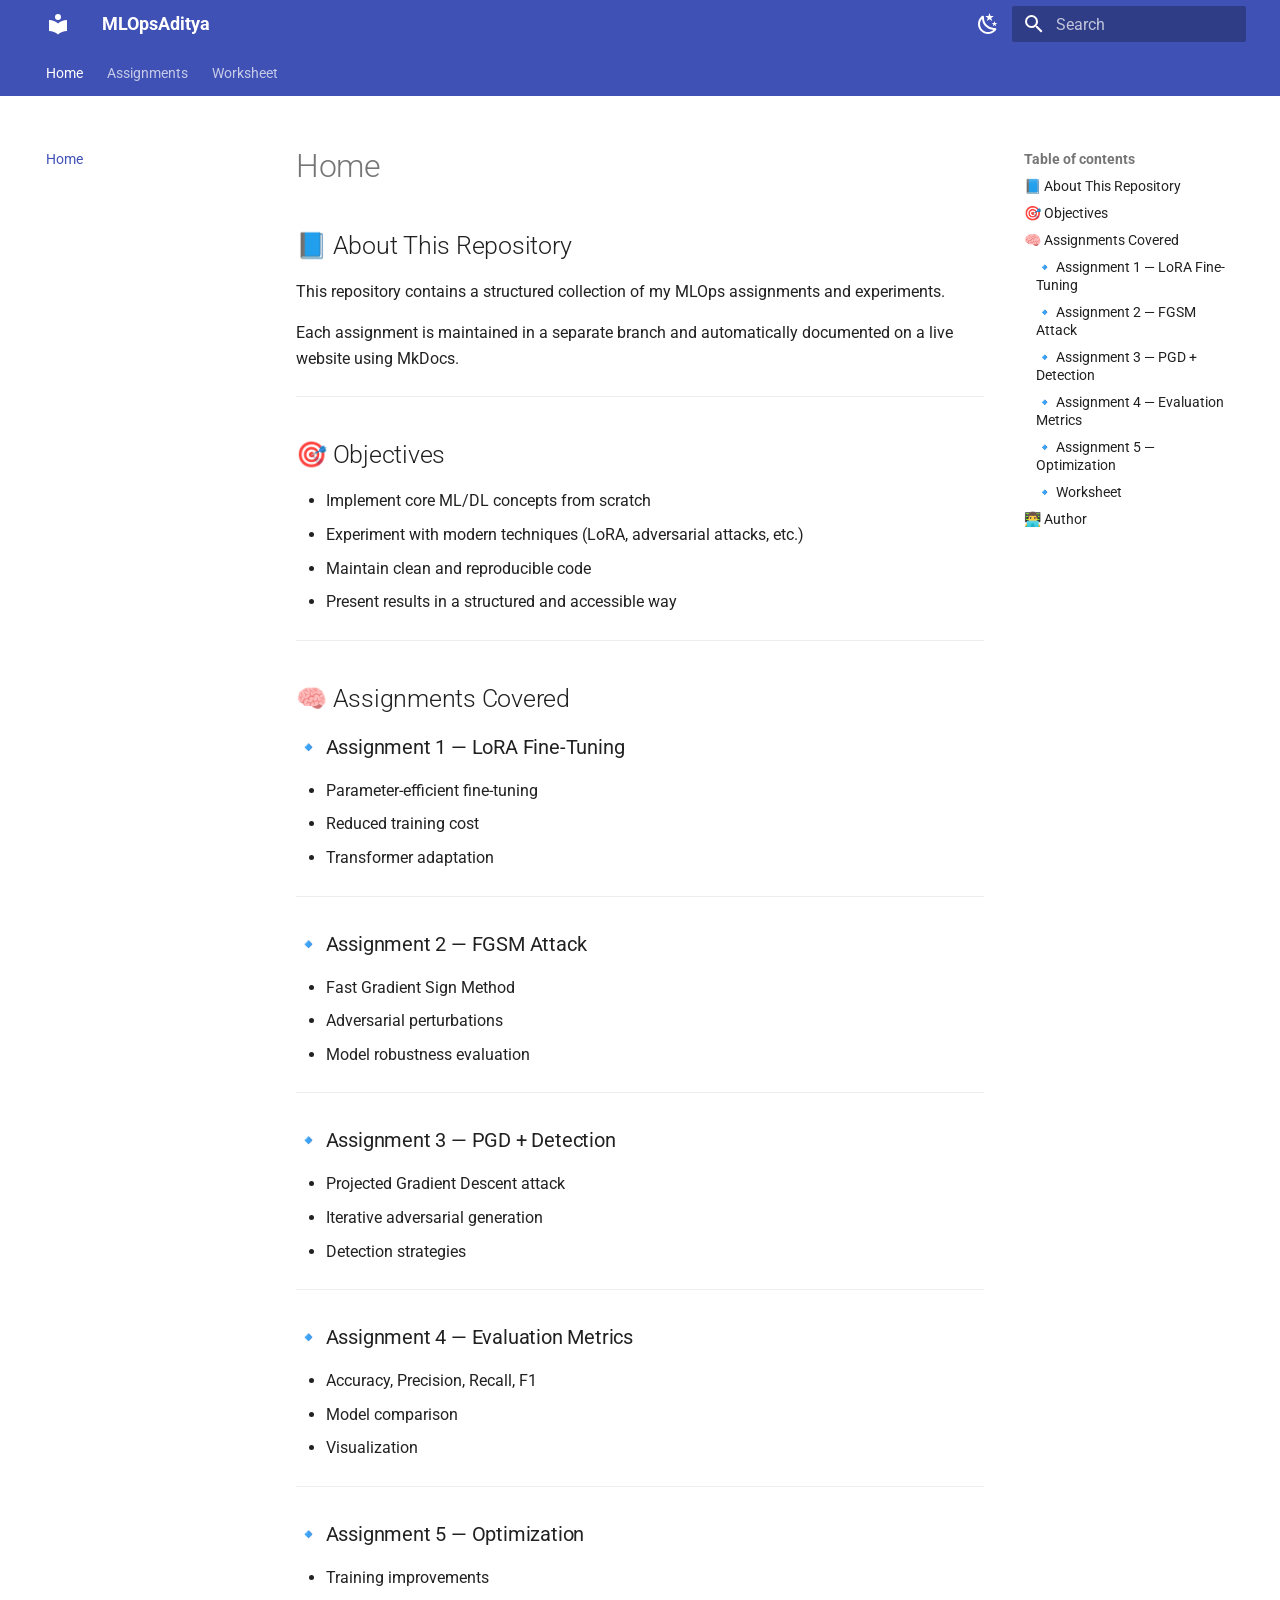
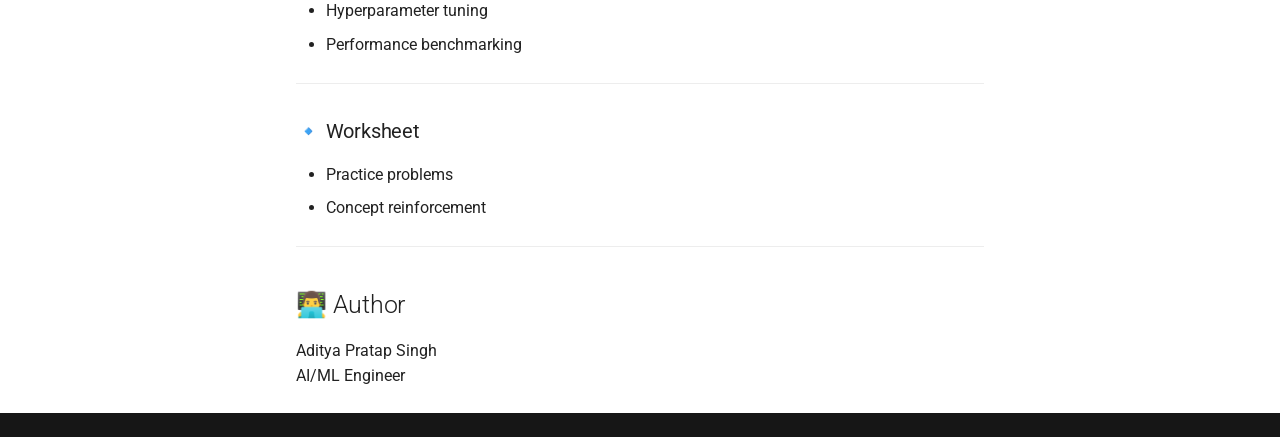
<file: index.html>
<!doctype html>
<html lang="en" class="no-js">
  <head>
    
      <meta charset="utf-8">
      <meta name="viewport" content="width=device-width,initial-scale=1">
      
        <meta name="description" content="Branch-based documentation site">
      
      
        <meta name="author" content="Aditya Singh">
      
      
      
      
        <link rel="next" href="branches/assg_1/">
      
      
        
      
      
      <link rel="icon" href="assets/images/favicon.png">
      <meta name="generator" content="mkdocs-1.6.1, mkdocs-material-9.7.6">
    
    
      
        <title>MLOpsAditya</title>
      
    
    
      <link rel="stylesheet" href="assets/stylesheets/main.484c7ddc.min.css">
      
        
        <link rel="stylesheet" href="assets/stylesheets/palette.ab4e12ef.min.css">
      
      


    
    
      
    
    
      
        
        
        <link rel="preconnect" href="https://fonts.gstatic.com" crossorigin>
        <link rel="stylesheet" href="https://fonts.googleapis.com/css?family=Roboto:300,300i,400,400i,700,700i%7CRoboto+Mono:400,400i,700,700i&display=fallback">
        <style>:root{--md-text-font:"Roboto";--md-code-font:"Roboto Mono"}</style>
      
    
    
    <script>__md_scope=new URL(".",location),__md_hash=e=>[...e].reduce(((e,_)=>(e<<5)-e+_.charCodeAt(0)),0),__md_get=(e,_=localStorage,t=__md_scope)=>JSON.parse(_.getItem(t.pathname+"."+e)),__md_set=(e,_,t=localStorage,a=__md_scope)=>{try{t.setItem(a.pathname+"."+e,JSON.stringify(_))}catch(e){}}</script>
    
      

    
    
  </head>
  
  
    
    
      
    
    
    
    
    <body dir="ltr" data-md-color-scheme="default" data-md-color-primary="indigo" data-md-color-accent="indigo">
  
    
    <input class="md-toggle" data-md-toggle="drawer" type="checkbox" id="__drawer" autocomplete="off">
    <input class="md-toggle" data-md-toggle="search" type="checkbox" id="__search" autocomplete="off">
    <label class="md-overlay" for="__drawer"></label>
    <div data-md-component="skip">
      
        
        <a href="#about-this-repository" class="md-skip">
          Skip to content
        </a>
      
    </div>
    <div data-md-component="announce">
      
    </div>
    
    
      

<header class="md-header" data-md-component="header">
  <nav class="md-header__inner md-grid" aria-label="Header">
    <a href="." title="MLOpsAditya" class="md-header__button md-logo" aria-label="MLOpsAditya" data-md-component="logo">
      
  
  <svg xmlns="http://www.w3.org/2000/svg" viewBox="0 0 24 24"><path d="M12 8a3 3 0 0 0 3-3 3 3 0 0 0-3-3 3 3 0 0 0-3 3 3 3 0 0 0 3 3m0 3.54C9.64 9.35 6.5 8 3 8v11c3.5 0 6.64 1.35 9 3.54 2.36-2.19 5.5-3.54 9-3.54V8c-3.5 0-6.64 1.35-9 3.54"/></svg>

    </a>
    <label class="md-header__button md-icon" for="__drawer">
      
      <svg xmlns="http://www.w3.org/2000/svg" viewBox="0 0 24 24"><path d="M3 6h18v2H3zm0 5h18v2H3zm0 5h18v2H3z"/></svg>
    </label>
    <div class="md-header__title" data-md-component="header-title">
      <div class="md-header__ellipsis">
        <div class="md-header__topic">
          <span class="md-ellipsis">
            MLOpsAditya
          </span>
        </div>
        <div class="md-header__topic" data-md-component="header-topic">
          <span class="md-ellipsis">
            
              Home
            
          </span>
        </div>
      </div>
    </div>
    
      
        <form class="md-header__option" data-md-component="palette">
  
    
    
    
    <input class="md-option" data-md-color-media="" data-md-color-scheme="default" data-md-color-primary="indigo" data-md-color-accent="indigo"  aria-label="Dark mode"  type="radio" name="__palette" id="__palette_0">
    
      <label class="md-header__button md-icon" title="Dark mode" for="__palette_1" hidden>
        <svg xmlns="http://www.w3.org/2000/svg" viewBox="0 0 24 24"><path d="m17.75 4.09-2.53 1.94.91 3.06-2.63-1.81-2.63 1.81.91-3.06-2.53-1.94L12.44 4l1.06-3 1.06 3zm3.5 6.91-1.64 1.25.59 1.98-1.7-1.17-1.7 1.17.59-1.98L15.75 11l2.06-.05L18.5 9l.69 1.95zm-2.28 4.95c.83-.08 1.72 1.1 1.19 1.85-.32.45-.66.87-1.08 1.27C15.17 23 8.84 23 4.94 19.07c-3.91-3.9-3.91-10.24 0-14.14.4-.4.82-.76 1.27-1.08.75-.53 1.93.36 1.85 1.19-.27 2.86.69 5.83 2.89 8.02a9.96 9.96 0 0 0 8.02 2.89m-1.64 2.02a12.08 12.08 0 0 1-7.8-3.47c-2.17-2.19-3.33-5-3.49-7.82-2.81 3.14-2.7 7.96.31 10.98 3.02 3.01 7.84 3.12 10.98.31"/></svg>
      </label>
    
  
    
    
    
    <input class="md-option" data-md-color-media="" data-md-color-scheme="slate" data-md-color-primary="indigo" data-md-color-accent="indigo"  aria-label="Light mode"  type="radio" name="__palette" id="__palette_1">
    
      <label class="md-header__button md-icon" title="Light mode" for="__palette_0" hidden>
        <svg xmlns="http://www.w3.org/2000/svg" viewBox="0 0 24 24"><path d="M12 7a5 5 0 0 1 5 5 5 5 0 0 1-5 5 5 5 0 0 1-5-5 5 5 0 0 1 5-5m0 2a3 3 0 0 0-3 3 3 3 0 0 0 3 3 3 3 0 0 0 3-3 3 3 0 0 0-3-3m0-7 2.39 3.42C13.65 5.15 12.84 5 12 5s-1.65.15-2.39.42zM3.34 7l4.16-.35A7.2 7.2 0 0 0 5.94 8.5c-.44.74-.69 1.5-.83 2.29zm.02 10 1.76-3.77a7.131 7.131 0 0 0 2.38 4.14zM20.65 7l-1.77 3.79a7.02 7.02 0 0 0-2.38-4.15zm-.01 10-4.14.36c.59-.51 1.12-1.14 1.54-1.86.42-.73.69-1.5.83-2.29zM12 22l-2.41-3.44c.74.27 1.55.44 2.41.44.82 0 1.63-.17 2.37-.44z"/></svg>
      </label>
    
  
</form>
      
    
    
      <script>var palette=__md_get("__palette");if(palette&&palette.color){if("(prefers-color-scheme)"===palette.color.media){var media=matchMedia("(prefers-color-scheme: light)"),input=document.querySelector(media.matches?"[data-md-color-media='(prefers-color-scheme: light)']":"[data-md-color-media='(prefers-color-scheme: dark)']");palette.color.media=input.getAttribute("data-md-color-media"),palette.color.scheme=input.getAttribute("data-md-color-scheme"),palette.color.primary=input.getAttribute("data-md-color-primary"),palette.color.accent=input.getAttribute("data-md-color-accent")}for(var[key,value]of Object.entries(palette.color))document.body.setAttribute("data-md-color-"+key,value)}</script>
    
    
    
      
      
        <label class="md-header__button md-icon" for="__search">
          
          <svg xmlns="http://www.w3.org/2000/svg" viewBox="0 0 24 24"><path d="M9.5 3A6.5 6.5 0 0 1 16 9.5c0 1.61-.59 3.09-1.56 4.23l.27.27h.79l5 5-1.5 1.5-5-5v-.79l-.27-.27A6.52 6.52 0 0 1 9.5 16 6.5 6.5 0 0 1 3 9.5 6.5 6.5 0 0 1 9.5 3m0 2C7 5 5 7 5 9.5S7 14 9.5 14 14 12 14 9.5 12 5 9.5 5"/></svg>
        </label>
        <div class="md-search" data-md-component="search" role="dialog">
  <label class="md-search__overlay" for="__search"></label>
  <div class="md-search__inner" role="search">
    <form class="md-search__form" name="search">
      <input type="text" class="md-search__input" name="query" aria-label="Search" placeholder="Search" autocapitalize="off" autocorrect="off" autocomplete="off" spellcheck="false" data-md-component="search-query" required>
      <label class="md-search__icon md-icon" for="__search">
        
        <svg xmlns="http://www.w3.org/2000/svg" viewBox="0 0 24 24"><path d="M9.5 3A6.5 6.5 0 0 1 16 9.5c0 1.61-.59 3.09-1.56 4.23l.27.27h.79l5 5-1.5 1.5-5-5v-.79l-.27-.27A6.52 6.52 0 0 1 9.5 16 6.5 6.5 0 0 1 3 9.5 6.5 6.5 0 0 1 9.5 3m0 2C7 5 5 7 5 9.5S7 14 9.5 14 14 12 14 9.5 12 5 9.5 5"/></svg>
        
        <svg xmlns="http://www.w3.org/2000/svg" viewBox="0 0 24 24"><path d="M20 11v2H8l5.5 5.5-1.42 1.42L4.16 12l7.92-7.92L13.5 5.5 8 11z"/></svg>
      </label>
      <nav class="md-search__options" aria-label="Search">
        
        <button type="reset" class="md-search__icon md-icon" title="Clear" aria-label="Clear" tabindex="-1">
          
          <svg xmlns="http://www.w3.org/2000/svg" viewBox="0 0 24 24"><path d="M19 6.41 17.59 5 12 10.59 6.41 5 5 6.41 10.59 12 5 17.59 6.41 19 12 13.41 17.59 19 19 17.59 13.41 12z"/></svg>
        </button>
      </nav>
      
        <div class="md-search__suggest" data-md-component="search-suggest"></div>
      
    </form>
    <div class="md-search__output">
      <div class="md-search__scrollwrap" tabindex="0" data-md-scrollfix>
        <div class="md-search-result" data-md-component="search-result">
          <div class="md-search-result__meta">
            Initializing search
          </div>
          <ol class="md-search-result__list" role="presentation"></ol>
        </div>
      </div>
    </div>
  </div>
</div>
      
    
    
  </nav>
  
</header>
    
    <div class="md-container" data-md-component="container">
      
      
        
          
            
<nav class="md-tabs" aria-label="Tabs" data-md-component="tabs">
  <div class="md-grid">
    <ul class="md-tabs__list">
      
        
  
  
  
    
  
  
    <li class="md-tabs__item md-tabs__item--active">
      <a href="." class="md-tabs__link">
        
  
  
    
  
  Home

      </a>
    </li>
  

      
        
  
  
  
  
    
    
      <li class="md-tabs__item">
        <a href="branches/assg_1/" class="md-tabs__link">
          
  
  
  Assignments

        </a>
      </li>
    
  

      
        
  
  
  
  
    
    
      <li class="md-tabs__item">
        <a href="branches/worksheet1/" class="md-tabs__link">
          
  
  
  Worksheet

        </a>
      </li>
    
  

      
    </ul>
  </div>
</nav>
          
        
      
      <main class="md-main" data-md-component="main">
        <div class="md-main__inner md-grid">
          
            
              
              <div class="md-sidebar md-sidebar--primary" data-md-component="sidebar" data-md-type="navigation" >
                <div class="md-sidebar__scrollwrap">
                  <div class="md-sidebar__inner">
                    


  


<nav class="md-nav md-nav--primary md-nav--lifted" aria-label="Navigation" data-md-level="0">
  <label class="md-nav__title" for="__drawer">
    <a href="." title="MLOpsAditya" class="md-nav__button md-logo" aria-label="MLOpsAditya" data-md-component="logo">
      
  
  <svg xmlns="http://www.w3.org/2000/svg" viewBox="0 0 24 24"><path d="M12 8a3 3 0 0 0 3-3 3 3 0 0 0-3-3 3 3 0 0 0-3 3 3 3 0 0 0 3 3m0 3.54C9.64 9.35 6.5 8 3 8v11c3.5 0 6.64 1.35 9 3.54 2.36-2.19 5.5-3.54 9-3.54V8c-3.5 0-6.64 1.35-9 3.54"/></svg>

    </a>
    MLOpsAditya
  </label>
  
  <ul class="md-nav__list" data-md-scrollfix>
    
      
      
  
  
    
  
  
  
    <li class="md-nav__item md-nav__item--active">
      
      <input class="md-nav__toggle md-toggle" type="checkbox" id="__toc">
      
      
      
        <label class="md-nav__link md-nav__link--active" for="__toc">
          
  
  
  <span class="md-ellipsis">
    
  
    Home
  

    
  </span>
  
  

          <span class="md-nav__icon md-icon"></span>
        </label>
      
      <a href="." class="md-nav__link md-nav__link--active">
        
  
  
  <span class="md-ellipsis">
    
  
    Home
  

    
  </span>
  
  

      </a>
      
        

<nav class="md-nav md-nav--secondary" aria-label="Table of contents">
  
  
  
  
    <label class="md-nav__title" for="__toc">
      <span class="md-nav__icon md-icon"></span>
      Table of contents
    </label>
    <ul class="md-nav__list" data-md-component="toc" data-md-scrollfix>
      
        <li class="md-nav__item">
  <a href="#about-this-repository" class="md-nav__link">
    <span class="md-ellipsis">
      
        📘 About This Repository
      
    </span>
  </a>
  
</li>
      
        <li class="md-nav__item">
  <a href="#objectives" class="md-nav__link">
    <span class="md-ellipsis">
      
        🎯 Objectives
      
    </span>
  </a>
  
</li>
      
        <li class="md-nav__item">
  <a href="#assignments-covered" class="md-nav__link">
    <span class="md-ellipsis">
      
        🧠 Assignments Covered
      
    </span>
  </a>
  
    <nav class="md-nav" aria-label="🧠 Assignments Covered">
      <ul class="md-nav__list">
        
          <li class="md-nav__item">
  <a href="#assignment-1-lora-fine-tuning" class="md-nav__link">
    <span class="md-ellipsis">
      
        🔹 Assignment 1 — LoRA Fine-Tuning
      
    </span>
  </a>
  
</li>
        
          <li class="md-nav__item">
  <a href="#assignment-2-fgsm-attack" class="md-nav__link">
    <span class="md-ellipsis">
      
        🔹 Assignment 2 — FGSM Attack
      
    </span>
  </a>
  
</li>
        
          <li class="md-nav__item">
  <a href="#assignment-3-pgd-detection" class="md-nav__link">
    <span class="md-ellipsis">
      
        🔹 Assignment 3 — PGD + Detection
      
    </span>
  </a>
  
</li>
        
          <li class="md-nav__item">
  <a href="#assignment-4-evaluation-metrics" class="md-nav__link">
    <span class="md-ellipsis">
      
        🔹 Assignment 4 — Evaluation Metrics
      
    </span>
  </a>
  
</li>
        
          <li class="md-nav__item">
  <a href="#assignment-5-optimization" class="md-nav__link">
    <span class="md-ellipsis">
      
        🔹 Assignment 5 — Optimization
      
    </span>
  </a>
  
</li>
        
          <li class="md-nav__item">
  <a href="#worksheet" class="md-nav__link">
    <span class="md-ellipsis">
      
        🔹 Worksheet
      
    </span>
  </a>
  
</li>
        
      </ul>
    </nav>
  
</li>
      
        <li class="md-nav__item">
  <a href="#author" class="md-nav__link">
    <span class="md-ellipsis">
      
        👨‍💻 Author
      
    </span>
  </a>
  
</li>
      
    </ul>
  
</nav>
      
    </li>
  

    
      
      
  
  
  
  
    
    
    
    
      
      
        
      
    
    
    <li class="md-nav__item md-nav__item--nested">
      
        
        
          
        
        <input class="md-nav__toggle md-toggle md-toggle--indeterminate" type="checkbox" id="__nav_2" >
        
          
          <label class="md-nav__link" for="__nav_2" id="__nav_2_label" tabindex="0">
            
  
  
  <span class="md-ellipsis">
    
  
    Assignments
  

    
  </span>
  
  

            <span class="md-nav__icon md-icon"></span>
          </label>
        
        <nav class="md-nav" data-md-level="1" aria-labelledby="__nav_2_label" aria-expanded="false">
          <label class="md-nav__title" for="__nav_2">
            <span class="md-nav__icon md-icon"></span>
            
  
    Assignments
  

          </label>
          <ul class="md-nav__list" data-md-scrollfix>
            
              
                
  
  
  
  
    <li class="md-nav__item">
      <a href="branches/assg_1/" class="md-nav__link">
        
  
  
  <span class="md-ellipsis">
    
  
    Assignment 1
  

    
  </span>
  
  

      </a>
    </li>
  

              
            
              
                
  
  
  
  
    <li class="md-nav__item">
      <a href="branches/assg_2/" class="md-nav__link">
        
  
  
  <span class="md-ellipsis">
    
  
    Assignment 2
  

    
  </span>
  
  

      </a>
    </li>
  

              
            
              
                
  
  
  
  
    <li class="md-nav__item">
      <a href="branches/assg_3/" class="md-nav__link">
        
  
  
  <span class="md-ellipsis">
    
  
    Assignment 3
  

    
  </span>
  
  

      </a>
    </li>
  

              
            
              
                
  
  
  
  
    <li class="md-nav__item">
      <a href="branches/assg_4/" class="md-nav__link">
        
  
  
  <span class="md-ellipsis">
    
  
    Assignment 4
  

    
  </span>
  
  

      </a>
    </li>
  

              
            
              
                
  
  
  
  
    <li class="md-nav__item">
      <a href="branches/assg_5/" class="md-nav__link">
        
  
  
  <span class="md-ellipsis">
    
  
    Assignment 5
  

    
  </span>
  
  

      </a>
    </li>
  

              
            
          </ul>
        </nav>
      
    </li>
  

    
      
      
  
  
  
  
    
    
    
    
      
      
        
      
    
    
    <li class="md-nav__item md-nav__item--nested">
      
        
        
          
        
        <input class="md-nav__toggle md-toggle md-toggle--indeterminate" type="checkbox" id="__nav_3" >
        
          
          <label class="md-nav__link" for="__nav_3" id="__nav_3_label" tabindex="0">
            
  
  
  <span class="md-ellipsis">
    
  
    Worksheet
  

    
  </span>
  
  

            <span class="md-nav__icon md-icon"></span>
          </label>
        
        <nav class="md-nav" data-md-level="1" aria-labelledby="__nav_3_label" aria-expanded="false">
          <label class="md-nav__title" for="__nav_3">
            <span class="md-nav__icon md-icon"></span>
            
  
    Worksheet
  

          </label>
          <ul class="md-nav__list" data-md-scrollfix>
            
              
                
  
  
  
  
    <li class="md-nav__item">
      <a href="branches/worksheet1/" class="md-nav__link">
        
  
  
  <span class="md-ellipsis">
    
  
    Worksheet 1
  

    
  </span>
  
  

      </a>
    </li>
  

              
            
          </ul>
        </nav>
      
    </li>
  

    
  </ul>
</nav>
                  </div>
                </div>
              </div>
            
            
              
              <div class="md-sidebar md-sidebar--secondary" data-md-component="sidebar" data-md-type="toc" >
                <div class="md-sidebar__scrollwrap">
                  <div class="md-sidebar__inner">
                    

<nav class="md-nav md-nav--secondary" aria-label="Table of contents">
  
  
  
  
    <label class="md-nav__title" for="__toc">
      <span class="md-nav__icon md-icon"></span>
      Table of contents
    </label>
    <ul class="md-nav__list" data-md-component="toc" data-md-scrollfix>
      
        <li class="md-nav__item">
  <a href="#about-this-repository" class="md-nav__link">
    <span class="md-ellipsis">
      
        📘 About This Repository
      
    </span>
  </a>
  
</li>
      
        <li class="md-nav__item">
  <a href="#objectives" class="md-nav__link">
    <span class="md-ellipsis">
      
        🎯 Objectives
      
    </span>
  </a>
  
</li>
      
        <li class="md-nav__item">
  <a href="#assignments-covered" class="md-nav__link">
    <span class="md-ellipsis">
      
        🧠 Assignments Covered
      
    </span>
  </a>
  
    <nav class="md-nav" aria-label="🧠 Assignments Covered">
      <ul class="md-nav__list">
        
          <li class="md-nav__item">
  <a href="#assignment-1-lora-fine-tuning" class="md-nav__link">
    <span class="md-ellipsis">
      
        🔹 Assignment 1 — LoRA Fine-Tuning
      
    </span>
  </a>
  
</li>
        
          <li class="md-nav__item">
  <a href="#assignment-2-fgsm-attack" class="md-nav__link">
    <span class="md-ellipsis">
      
        🔹 Assignment 2 — FGSM Attack
      
    </span>
  </a>
  
</li>
        
          <li class="md-nav__item">
  <a href="#assignment-3-pgd-detection" class="md-nav__link">
    <span class="md-ellipsis">
      
        🔹 Assignment 3 — PGD + Detection
      
    </span>
  </a>
  
</li>
        
          <li class="md-nav__item">
  <a href="#assignment-4-evaluation-metrics" class="md-nav__link">
    <span class="md-ellipsis">
      
        🔹 Assignment 4 — Evaluation Metrics
      
    </span>
  </a>
  
</li>
        
          <li class="md-nav__item">
  <a href="#assignment-5-optimization" class="md-nav__link">
    <span class="md-ellipsis">
      
        🔹 Assignment 5 — Optimization
      
    </span>
  </a>
  
</li>
        
          <li class="md-nav__item">
  <a href="#worksheet" class="md-nav__link">
    <span class="md-ellipsis">
      
        🔹 Worksheet
      
    </span>
  </a>
  
</li>
        
      </ul>
    </nav>
  
</li>
      
        <li class="md-nav__item">
  <a href="#author" class="md-nav__link">
    <span class="md-ellipsis">
      
        👨‍💻 Author
      
    </span>
  </a>
  
</li>
      
    </ul>
  
</nav>
                  </div>
                </div>
              </div>
            
          
          
            <div class="md-content" data-md-component="content">
              
              <article class="md-content__inner md-typeset">
                
                  



  <h1>Home</h1>

<h2 id="about-this-repository">📘 About This Repository</h2>
<p>This repository contains a structured collection of my MLOps assignments and experiments.</p>
<p>Each assignment is maintained in a separate branch and automatically documented on a live website using MkDocs.</p>
<hr />
<h2 id="objectives">🎯 Objectives</h2>
<ul>
<li>Implement core ML/DL concepts from scratch</li>
<li>Experiment with modern techniques (LoRA, adversarial attacks, etc.)</li>
<li>Maintain clean and reproducible code</li>
<li>Present results in a structured and accessible way</li>
</ul>
<hr />
<h2 id="assignments-covered">🧠 Assignments Covered</h2>
<h3 id="assignment-1-lora-fine-tuning">🔹 Assignment 1 — LoRA Fine-Tuning</h3>
<ul>
<li>Parameter-efficient fine-tuning</li>
<li>Reduced training cost</li>
<li>Transformer adaptation</li>
</ul>
<hr />
<h3 id="assignment-2-fgsm-attack">🔹 Assignment 2 — FGSM Attack</h3>
<ul>
<li>Fast Gradient Sign Method</li>
<li>Adversarial perturbations</li>
<li>Model robustness evaluation</li>
</ul>
<hr />
<h3 id="assignment-3-pgd-detection">🔹 Assignment 3 — PGD + Detection</h3>
<ul>
<li>Projected Gradient Descent attack</li>
<li>Iterative adversarial generation</li>
<li>Detection strategies</li>
</ul>
<hr />
<h3 id="assignment-4-evaluation-metrics">🔹 Assignment 4 — Evaluation Metrics</h3>
<ul>
<li>Accuracy, Precision, Recall, F1</li>
<li>Model comparison</li>
<li>Visualization</li>
</ul>
<hr />
<h3 id="assignment-5-optimization">🔹 Assignment 5 — Optimization</h3>
<ul>
<li>Training improvements</li>
<li>Hyperparameter tuning</li>
<li>Performance benchmarking</li>
</ul>
<hr />
<h3 id="worksheet">🔹 Worksheet</h3>
<ul>
<li>Practice problems</li>
<li>Concept reinforcement</li>
</ul>
<hr />
<h2 id="author">👨‍💻 Author</h2>
<p>Aditya Pratap Singh<br />
AI/ML Engineer</p>












                
              </article>
            </div>
          
          
<script>var target=document.getElementById(location.hash.slice(1));target&&target.name&&(target.checked=target.name.startsWith("__tabbed_"))</script>
        </div>
        
          <button type="button" class="md-top md-icon" data-md-component="top" hidden>
  
  <svg xmlns="http://www.w3.org/2000/svg" viewBox="0 0 24 24"><path d="M13 20h-2V8l-5.5 5.5-1.42-1.42L12 4.16l7.92 7.92-1.42 1.42L13 8z"/></svg>
  Back to top
</button>
        
      </main>
      
        <footer class="md-footer">
  
  <div class="md-footer-meta md-typeset">
    <div class="md-footer-meta__inner md-grid">
      <div class="md-copyright">
  
  
</div>
      
    </div>
  </div>
</footer>
      
    </div>
    <div class="md-dialog" data-md-component="dialog">
      <div class="md-dialog__inner md-typeset"></div>
    </div>
    
    
    
      
      
      <script id="__config" type="application/json">{"annotate": null, "base": ".", "features": ["navigation.tabs", "navigation.sections", "navigation.expand", "navigation.top", "navigation.instant", "content.code.copy", "search.suggest", "search.highlight"], "search": "assets/javascripts/workers/search.2c215733.min.js", "tags": null, "translations": {"clipboard.copied": "Copied to clipboard", "clipboard.copy": "Copy to clipboard", "search.result.more.one": "1 more on this page", "search.result.more.other": "# more on this page", "search.result.none": "No matching documents", "search.result.one": "1 matching document", "search.result.other": "# matching documents", "search.result.placeholder": "Type to start searching", "search.result.term.missing": "Missing", "select.version": "Select version"}, "version": null}</script>
    
    
      <script src="assets/javascripts/bundle.79ae519e.min.js"></script>
      
    
  </body>
</html>
</file>
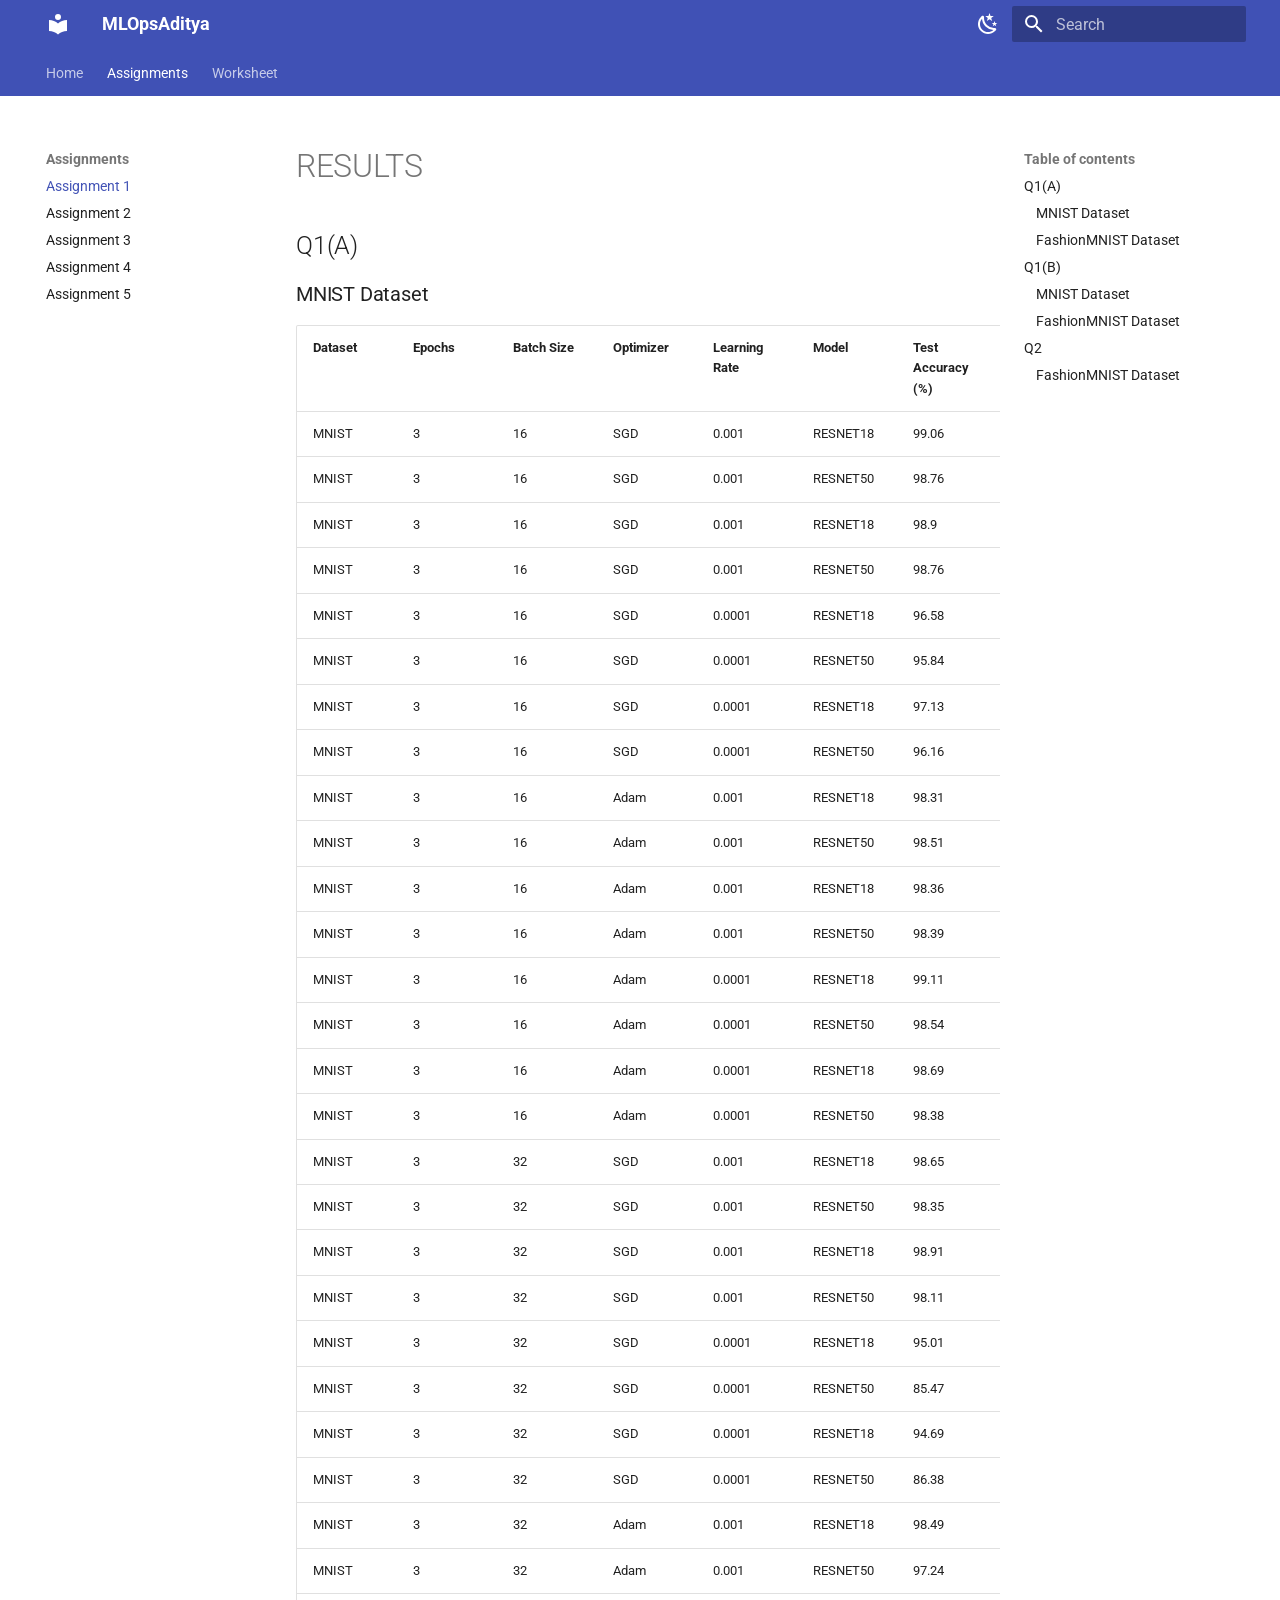
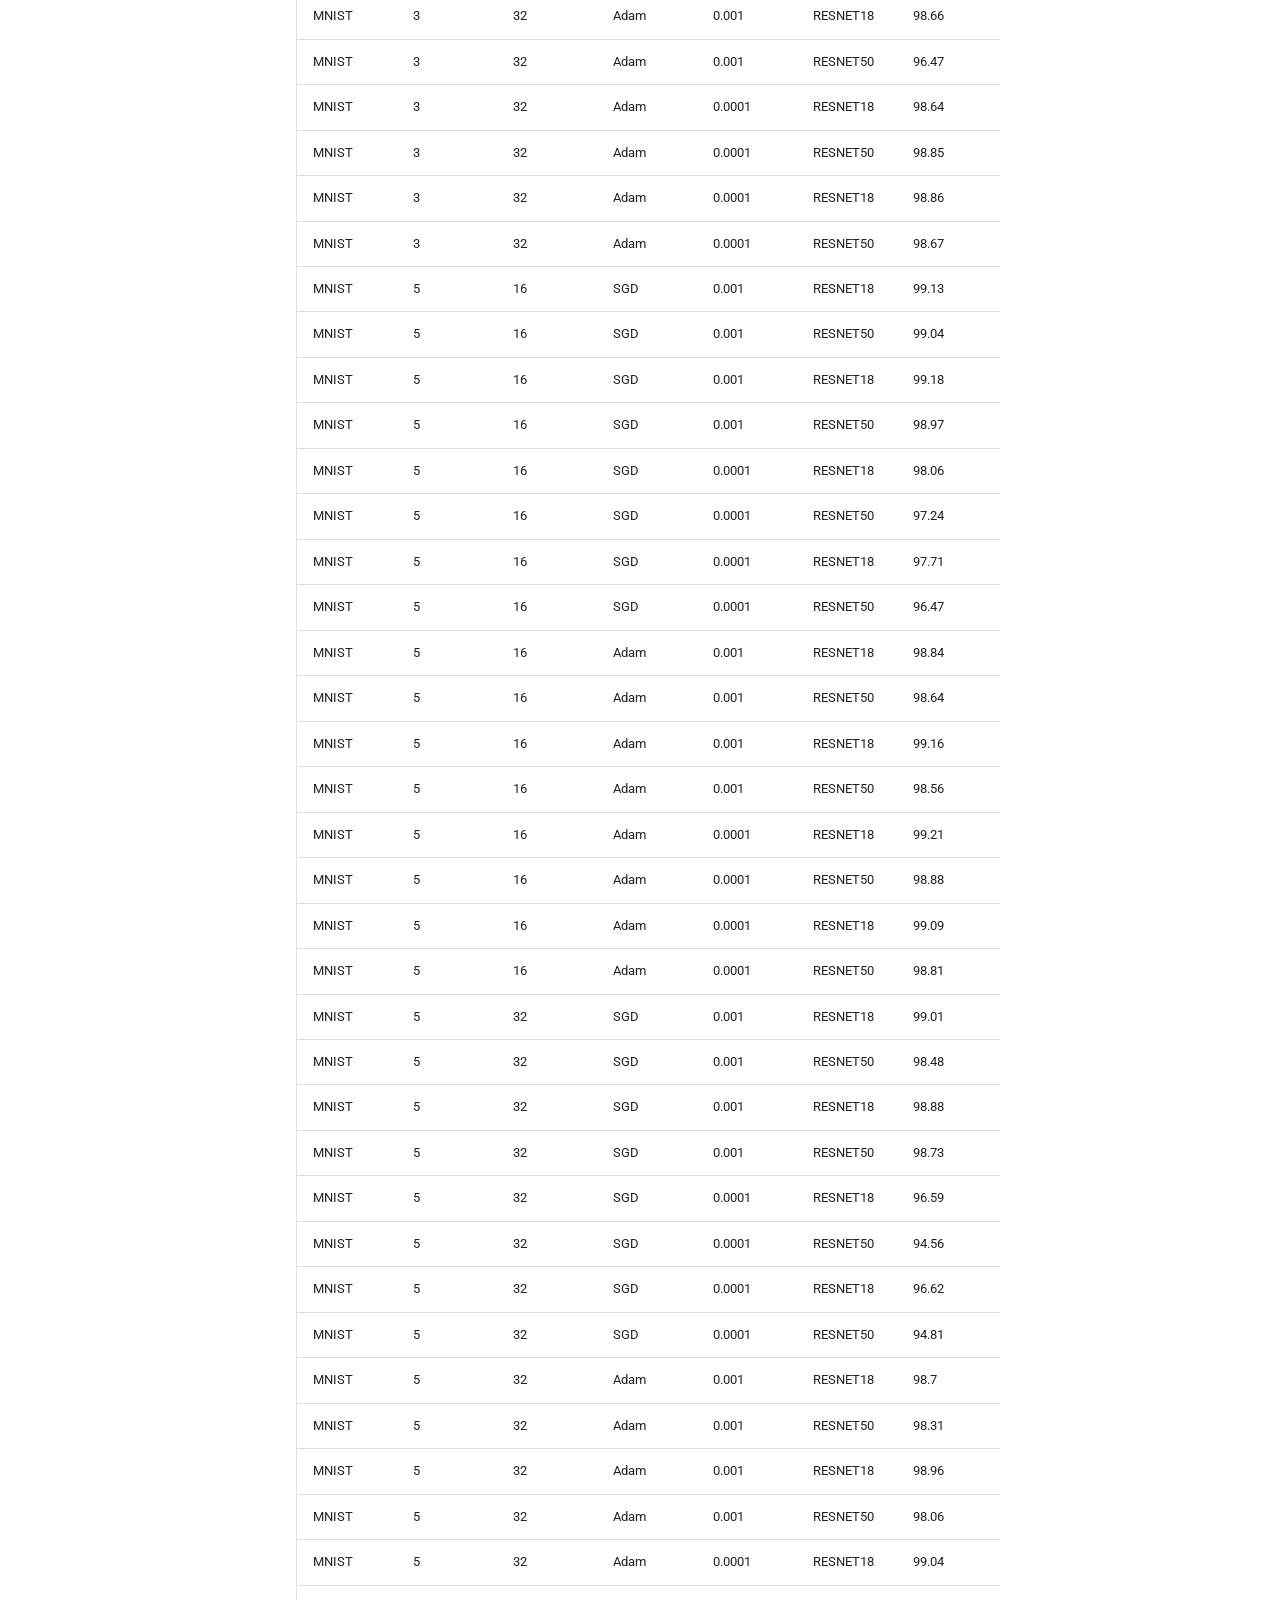
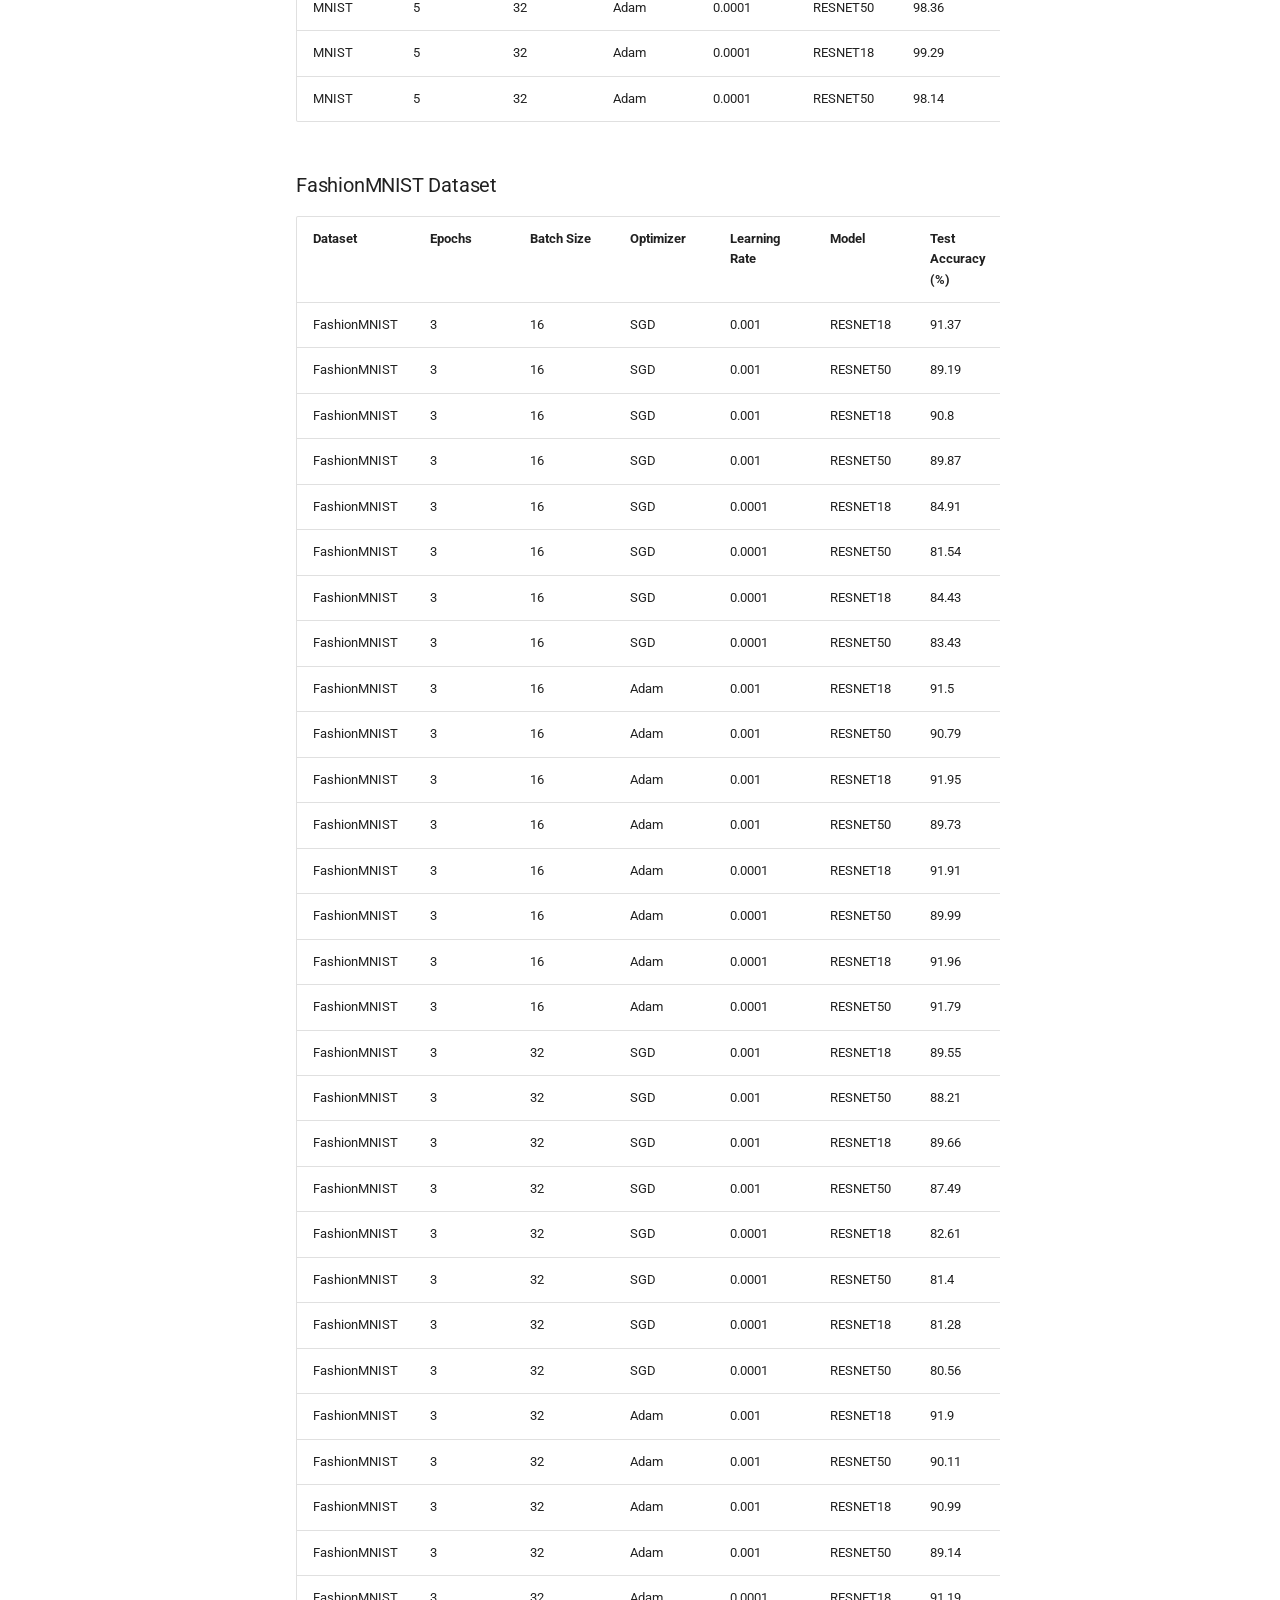
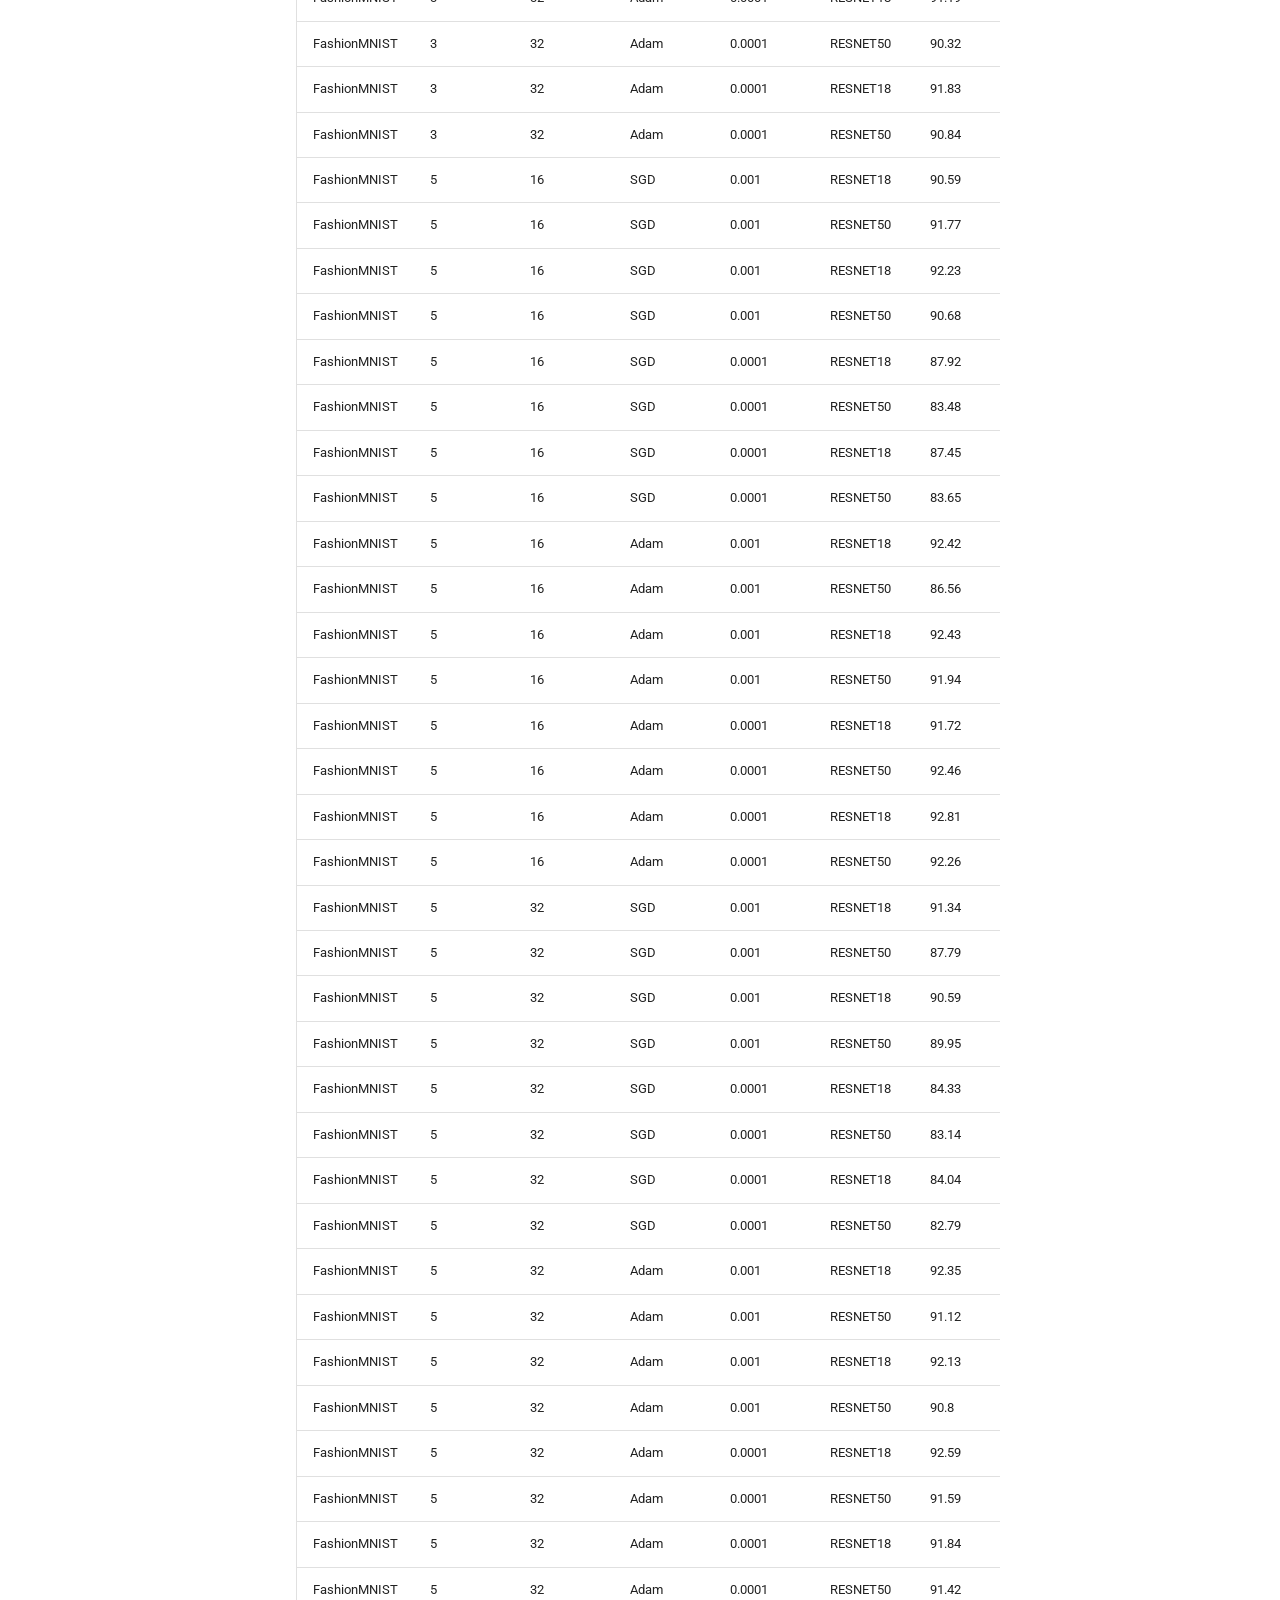
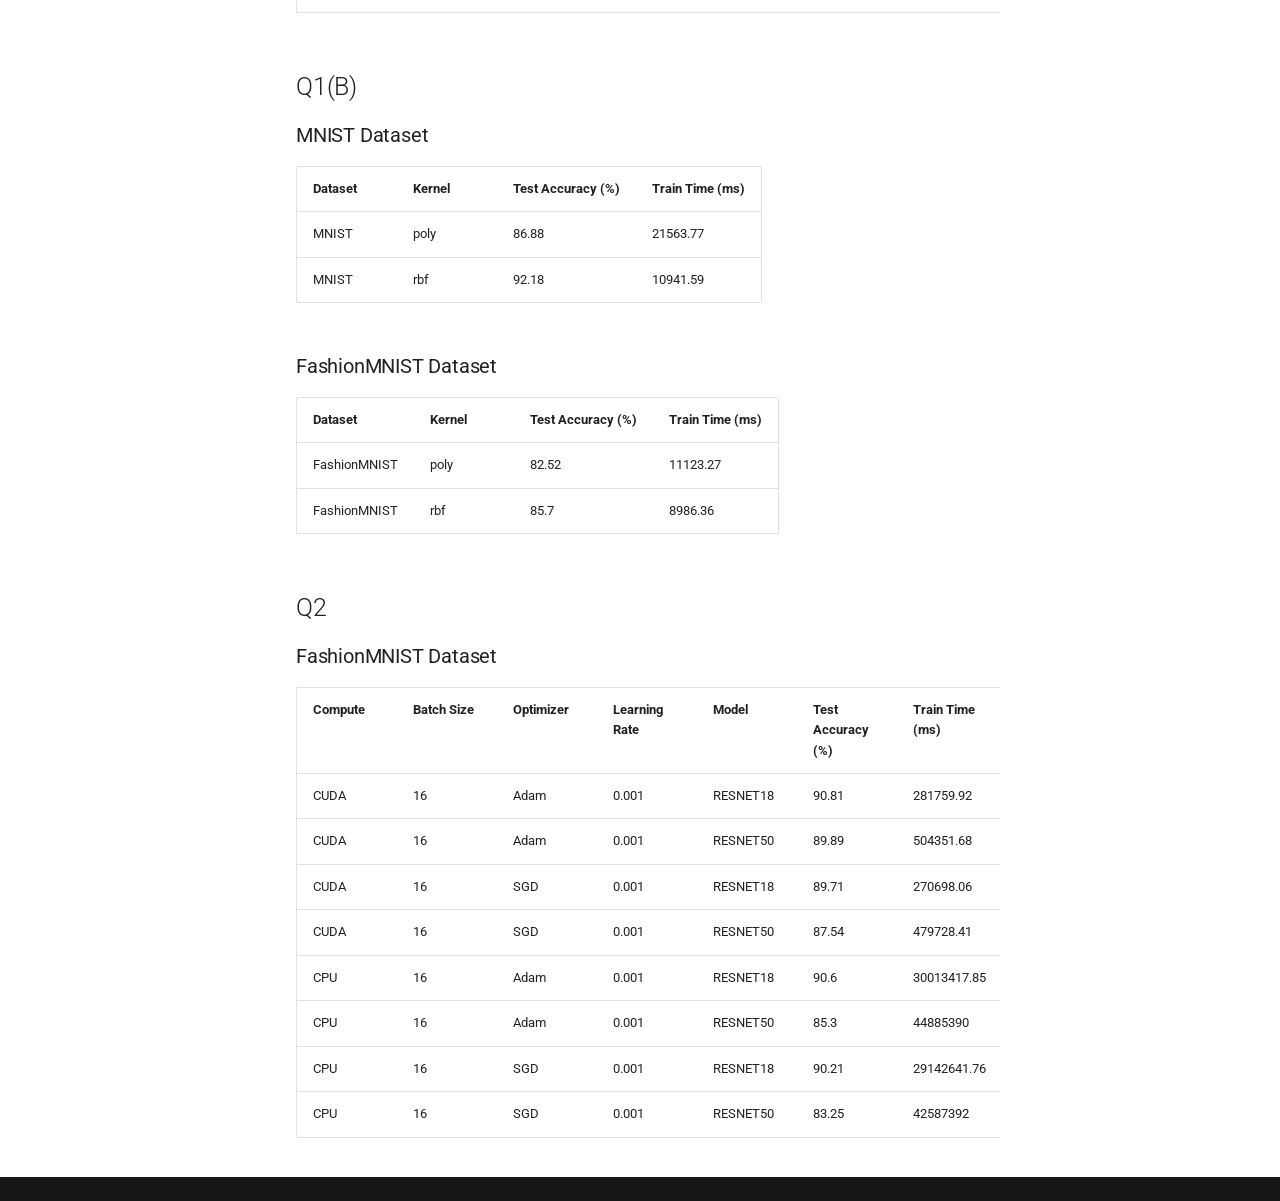
<file: branches/assg_1/index.html>
<!doctype html>
<html lang="en" class="no-js">
  <head>
    
      <meta charset="utf-8">
      <meta name="viewport" content="width=device-width,initial-scale=1">
      
        <meta name="description" content="Branch-based documentation site">
      
      
        <meta name="author" content="Aditya Singh">
      
      
      
        <link rel="prev" href="../..">
      
      
        <link rel="next" href="../assg_2/">
      
      
        
      
      
      <link rel="icon" href="../../assets/images/favicon.png">
      <meta name="generator" content="mkdocs-1.6.1, mkdocs-material-9.7.6">
    
    
      
        <title>Assignment 1 - MLOpsAditya</title>
      
    
    
      <link rel="stylesheet" href="../../assets/stylesheets/main.484c7ddc.min.css">
      
        
        <link rel="stylesheet" href="../../assets/stylesheets/palette.ab4e12ef.min.css">
      
      


    
    
      
    
    
      
        
        
        <link rel="preconnect" href="https://fonts.gstatic.com" crossorigin>
        <link rel="stylesheet" href="https://fonts.googleapis.com/css?family=Roboto:300,300i,400,400i,700,700i%7CRoboto+Mono:400,400i,700,700i&display=fallback">
        <style>:root{--md-text-font:"Roboto";--md-code-font:"Roboto Mono"}</style>
      
    
    
    <script>__md_scope=new URL("../..",location),__md_hash=e=>[...e].reduce(((e,_)=>(e<<5)-e+_.charCodeAt(0)),0),__md_get=(e,_=localStorage,t=__md_scope)=>JSON.parse(_.getItem(t.pathname+"."+e)),__md_set=(e,_,t=localStorage,a=__md_scope)=>{try{t.setItem(a.pathname+"."+e,JSON.stringify(_))}catch(e){}}</script>
    
      

    
    
  </head>
  
  
    
    
      
    
    
    
    
    <body dir="ltr" data-md-color-scheme="default" data-md-color-primary="indigo" data-md-color-accent="indigo">
  
    
    <input class="md-toggle" data-md-toggle="drawer" type="checkbox" id="__drawer" autocomplete="off">
    <input class="md-toggle" data-md-toggle="search" type="checkbox" id="__search" autocomplete="off">
    <label class="md-overlay" for="__drawer"></label>
    <div data-md-component="skip">
      
        
        <a href="#results" class="md-skip">
          Skip to content
        </a>
      
    </div>
    <div data-md-component="announce">
      
    </div>
    
    
      

<header class="md-header" data-md-component="header">
  <nav class="md-header__inner md-grid" aria-label="Header">
    <a href="../.." title="MLOpsAditya" class="md-header__button md-logo" aria-label="MLOpsAditya" data-md-component="logo">
      
  
  <svg xmlns="http://www.w3.org/2000/svg" viewBox="0 0 24 24"><path d="M12 8a3 3 0 0 0 3-3 3 3 0 0 0-3-3 3 3 0 0 0-3 3 3 3 0 0 0 3 3m0 3.54C9.64 9.35 6.5 8 3 8v11c3.5 0 6.64 1.35 9 3.54 2.36-2.19 5.5-3.54 9-3.54V8c-3.5 0-6.64 1.35-9 3.54"/></svg>

    </a>
    <label class="md-header__button md-icon" for="__drawer">
      
      <svg xmlns="http://www.w3.org/2000/svg" viewBox="0 0 24 24"><path d="M3 6h18v2H3zm0 5h18v2H3zm0 5h18v2H3z"/></svg>
    </label>
    <div class="md-header__title" data-md-component="header-title">
      <div class="md-header__ellipsis">
        <div class="md-header__topic">
          <span class="md-ellipsis">
            MLOpsAditya
          </span>
        </div>
        <div class="md-header__topic" data-md-component="header-topic">
          <span class="md-ellipsis">
            
              Assignment 1
            
          </span>
        </div>
      </div>
    </div>
    
      
        <form class="md-header__option" data-md-component="palette">
  
    
    
    
    <input class="md-option" data-md-color-media="" data-md-color-scheme="default" data-md-color-primary="indigo" data-md-color-accent="indigo"  aria-label="Dark mode"  type="radio" name="__palette" id="__palette_0">
    
      <label class="md-header__button md-icon" title="Dark mode" for="__palette_1" hidden>
        <svg xmlns="http://www.w3.org/2000/svg" viewBox="0 0 24 24"><path d="m17.75 4.09-2.53 1.94.91 3.06-2.63-1.81-2.63 1.81.91-3.06-2.53-1.94L12.44 4l1.06-3 1.06 3zm3.5 6.91-1.64 1.25.59 1.98-1.7-1.17-1.7 1.17.59-1.98L15.75 11l2.06-.05L18.5 9l.69 1.95zm-2.28 4.95c.83-.08 1.72 1.1 1.19 1.85-.32.45-.66.87-1.08 1.27C15.17 23 8.84 23 4.94 19.07c-3.91-3.9-3.91-10.24 0-14.14.4-.4.82-.76 1.27-1.08.75-.53 1.93.36 1.85 1.19-.27 2.86.69 5.83 2.89 8.02a9.96 9.96 0 0 0 8.02 2.89m-1.64 2.02a12.08 12.08 0 0 1-7.8-3.47c-2.17-2.19-3.33-5-3.49-7.82-2.81 3.14-2.7 7.96.31 10.98 3.02 3.01 7.84 3.12 10.98.31"/></svg>
      </label>
    
  
    
    
    
    <input class="md-option" data-md-color-media="" data-md-color-scheme="slate" data-md-color-primary="indigo" data-md-color-accent="indigo"  aria-label="Light mode"  type="radio" name="__palette" id="__palette_1">
    
      <label class="md-header__button md-icon" title="Light mode" for="__palette_0" hidden>
        <svg xmlns="http://www.w3.org/2000/svg" viewBox="0 0 24 24"><path d="M12 7a5 5 0 0 1 5 5 5 5 0 0 1-5 5 5 5 0 0 1-5-5 5 5 0 0 1 5-5m0 2a3 3 0 0 0-3 3 3 3 0 0 0 3 3 3 3 0 0 0 3-3 3 3 0 0 0-3-3m0-7 2.39 3.42C13.65 5.15 12.84 5 12 5s-1.65.15-2.39.42zM3.34 7l4.16-.35A7.2 7.2 0 0 0 5.94 8.5c-.44.74-.69 1.5-.83 2.29zm.02 10 1.76-3.77a7.131 7.131 0 0 0 2.38 4.14zM20.65 7l-1.77 3.79a7.02 7.02 0 0 0-2.38-4.15zm-.01 10-4.14.36c.59-.51 1.12-1.14 1.54-1.86.42-.73.69-1.5.83-2.29zM12 22l-2.41-3.44c.74.27 1.55.44 2.41.44.82 0 1.63-.17 2.37-.44z"/></svg>
      </label>
    
  
</form>
      
    
    
      <script>var palette=__md_get("__palette");if(palette&&palette.color){if("(prefers-color-scheme)"===palette.color.media){var media=matchMedia("(prefers-color-scheme: light)"),input=document.querySelector(media.matches?"[data-md-color-media='(prefers-color-scheme: light)']":"[data-md-color-media='(prefers-color-scheme: dark)']");palette.color.media=input.getAttribute("data-md-color-media"),palette.color.scheme=input.getAttribute("data-md-color-scheme"),palette.color.primary=input.getAttribute("data-md-color-primary"),palette.color.accent=input.getAttribute("data-md-color-accent")}for(var[key,value]of Object.entries(palette.color))document.body.setAttribute("data-md-color-"+key,value)}</script>
    
    
    
      
      
        <label class="md-header__button md-icon" for="__search">
          
          <svg xmlns="http://www.w3.org/2000/svg" viewBox="0 0 24 24"><path d="M9.5 3A6.5 6.5 0 0 1 16 9.5c0 1.61-.59 3.09-1.56 4.23l.27.27h.79l5 5-1.5 1.5-5-5v-.79l-.27-.27A6.52 6.52 0 0 1 9.5 16 6.5 6.5 0 0 1 3 9.5 6.5 6.5 0 0 1 9.5 3m0 2C7 5 5 7 5 9.5S7 14 9.5 14 14 12 14 9.5 12 5 9.5 5"/></svg>
        </label>
        <div class="md-search" data-md-component="search" role="dialog">
  <label class="md-search__overlay" for="__search"></label>
  <div class="md-search__inner" role="search">
    <form class="md-search__form" name="search">
      <input type="text" class="md-search__input" name="query" aria-label="Search" placeholder="Search" autocapitalize="off" autocorrect="off" autocomplete="off" spellcheck="false" data-md-component="search-query" required>
      <label class="md-search__icon md-icon" for="__search">
        
        <svg xmlns="http://www.w3.org/2000/svg" viewBox="0 0 24 24"><path d="M9.5 3A6.5 6.5 0 0 1 16 9.5c0 1.61-.59 3.09-1.56 4.23l.27.27h.79l5 5-1.5 1.5-5-5v-.79l-.27-.27A6.52 6.52 0 0 1 9.5 16 6.5 6.5 0 0 1 3 9.5 6.5 6.5 0 0 1 9.5 3m0 2C7 5 5 7 5 9.5S7 14 9.5 14 14 12 14 9.5 12 5 9.5 5"/></svg>
        
        <svg xmlns="http://www.w3.org/2000/svg" viewBox="0 0 24 24"><path d="M20 11v2H8l5.5 5.5-1.42 1.42L4.16 12l7.92-7.92L13.5 5.5 8 11z"/></svg>
      </label>
      <nav class="md-search__options" aria-label="Search">
        
        <button type="reset" class="md-search__icon md-icon" title="Clear" aria-label="Clear" tabindex="-1">
          
          <svg xmlns="http://www.w3.org/2000/svg" viewBox="0 0 24 24"><path d="M19 6.41 17.59 5 12 10.59 6.41 5 5 6.41 10.59 12 5 17.59 6.41 19 12 13.41 17.59 19 19 17.59 13.41 12z"/></svg>
        </button>
      </nav>
      
        <div class="md-search__suggest" data-md-component="search-suggest"></div>
      
    </form>
    <div class="md-search__output">
      <div class="md-search__scrollwrap" tabindex="0" data-md-scrollfix>
        <div class="md-search-result" data-md-component="search-result">
          <div class="md-search-result__meta">
            Initializing search
          </div>
          <ol class="md-search-result__list" role="presentation"></ol>
        </div>
      </div>
    </div>
  </div>
</div>
      
    
    
  </nav>
  
</header>
    
    <div class="md-container" data-md-component="container">
      
      
        
          
            
<nav class="md-tabs" aria-label="Tabs" data-md-component="tabs">
  <div class="md-grid">
    <ul class="md-tabs__list">
      
        
  
  
  
  
    <li class="md-tabs__item">
      <a href="../.." class="md-tabs__link">
        
  
  
    
  
  Home

      </a>
    </li>
  

      
        
  
  
  
    
  
  
    
    
      <li class="md-tabs__item md-tabs__item--active">
        <a href="./" class="md-tabs__link">
          
  
  
  Assignments

        </a>
      </li>
    
  

      
        
  
  
  
  
    
    
      <li class="md-tabs__item">
        <a href="../worksheet1/" class="md-tabs__link">
          
  
  
  Worksheet

        </a>
      </li>
    
  

      
    </ul>
  </div>
</nav>
          
        
      
      <main class="md-main" data-md-component="main">
        <div class="md-main__inner md-grid">
          
            
              
              <div class="md-sidebar md-sidebar--primary" data-md-component="sidebar" data-md-type="navigation" >
                <div class="md-sidebar__scrollwrap">
                  <div class="md-sidebar__inner">
                    


  


<nav class="md-nav md-nav--primary md-nav--lifted" aria-label="Navigation" data-md-level="0">
  <label class="md-nav__title" for="__drawer">
    <a href="../.." title="MLOpsAditya" class="md-nav__button md-logo" aria-label="MLOpsAditya" data-md-component="logo">
      
  
  <svg xmlns="http://www.w3.org/2000/svg" viewBox="0 0 24 24"><path d="M12 8a3 3 0 0 0 3-3 3 3 0 0 0-3-3 3 3 0 0 0-3 3 3 3 0 0 0 3 3m0 3.54C9.64 9.35 6.5 8 3 8v11c3.5 0 6.64 1.35 9 3.54 2.36-2.19 5.5-3.54 9-3.54V8c-3.5 0-6.64 1.35-9 3.54"/></svg>

    </a>
    MLOpsAditya
  </label>
  
  <ul class="md-nav__list" data-md-scrollfix>
    
      
      
  
  
  
  
    <li class="md-nav__item">
      <a href="../.." class="md-nav__link">
        
  
  
  <span class="md-ellipsis">
    
  
    Home
  

    
  </span>
  
  

      </a>
    </li>
  

    
      
      
  
  
    
  
  
  
    
    
    
    
      
        
        
      
      
        
      
    
    
    <li class="md-nav__item md-nav__item--active md-nav__item--section md-nav__item--nested">
      
        
        
        <input class="md-nav__toggle md-toggle " type="checkbox" id="__nav_2" checked>
        
          
          <label class="md-nav__link" for="__nav_2" id="__nav_2_label" tabindex="">
            
  
  
  <span class="md-ellipsis">
    
  
    Assignments
  

    
  </span>
  
  

            <span class="md-nav__icon md-icon"></span>
          </label>
        
        <nav class="md-nav" data-md-level="1" aria-labelledby="__nav_2_label" aria-expanded="true">
          <label class="md-nav__title" for="__nav_2">
            <span class="md-nav__icon md-icon"></span>
            
  
    Assignments
  

          </label>
          <ul class="md-nav__list" data-md-scrollfix>
            
              
                
  
  
    
  
  
  
    <li class="md-nav__item md-nav__item--active">
      
      <input class="md-nav__toggle md-toggle" type="checkbox" id="__toc">
      
      
        
      
      
        <label class="md-nav__link md-nav__link--active" for="__toc">
          
  
  
  <span class="md-ellipsis">
    
  
    Assignment 1
  

    
  </span>
  
  

          <span class="md-nav__icon md-icon"></span>
        </label>
      
      <a href="./" class="md-nav__link md-nav__link--active">
        
  
  
  <span class="md-ellipsis">
    
  
    Assignment 1
  

    
  </span>
  
  

      </a>
      
        

<nav class="md-nav md-nav--secondary" aria-label="Table of contents">
  
  
  
    
  
  
    <label class="md-nav__title" for="__toc">
      <span class="md-nav__icon md-icon"></span>
      Table of contents
    </label>
    <ul class="md-nav__list" data-md-component="toc" data-md-scrollfix>
      
        <li class="md-nav__item">
  <a href="#q1a" class="md-nav__link">
    <span class="md-ellipsis">
      
        Q1(A)
      
    </span>
  </a>
  
    <nav class="md-nav" aria-label="Q1(A)">
      <ul class="md-nav__list">
        
          <li class="md-nav__item">
  <a href="#mnist-dataset" class="md-nav__link">
    <span class="md-ellipsis">
      
        MNIST Dataset
      
    </span>
  </a>
  
</li>
        
          <li class="md-nav__item">
  <a href="#fashionmnist-dataset" class="md-nav__link">
    <span class="md-ellipsis">
      
        FashionMNIST Dataset
      
    </span>
  </a>
  
</li>
        
      </ul>
    </nav>
  
</li>
      
        <li class="md-nav__item">
  <a href="#q1b" class="md-nav__link">
    <span class="md-ellipsis">
      
        Q1(B)
      
    </span>
  </a>
  
    <nav class="md-nav" aria-label="Q1(B)">
      <ul class="md-nav__list">
        
          <li class="md-nav__item">
  <a href="#mnist-dataset_1" class="md-nav__link">
    <span class="md-ellipsis">
      
        MNIST Dataset
      
    </span>
  </a>
  
</li>
        
          <li class="md-nav__item">
  <a href="#fashionmnist-dataset_1" class="md-nav__link">
    <span class="md-ellipsis">
      
        FashionMNIST Dataset
      
    </span>
  </a>
  
</li>
        
      </ul>
    </nav>
  
</li>
      
        <li class="md-nav__item">
  <a href="#q2" class="md-nav__link">
    <span class="md-ellipsis">
      
        Q2
      
    </span>
  </a>
  
    <nav class="md-nav" aria-label="Q2">
      <ul class="md-nav__list">
        
          <li class="md-nav__item">
  <a href="#fashionmnist-dataset_2" class="md-nav__link">
    <span class="md-ellipsis">
      
        FashionMNIST Dataset
      
    </span>
  </a>
  
</li>
        
      </ul>
    </nav>
  
</li>
      
    </ul>
  
</nav>
      
    </li>
  

              
            
              
                
  
  
  
  
    <li class="md-nav__item">
      <a href="../assg_2/" class="md-nav__link">
        
  
  
  <span class="md-ellipsis">
    
  
    Assignment 2
  

    
  </span>
  
  

      </a>
    </li>
  

              
            
              
                
  
  
  
  
    <li class="md-nav__item">
      <a href="../assg_3/" class="md-nav__link">
        
  
  
  <span class="md-ellipsis">
    
  
    Assignment 3
  

    
  </span>
  
  

      </a>
    </li>
  

              
            
              
                
  
  
  
  
    <li class="md-nav__item">
      <a href="../assg_4/" class="md-nav__link">
        
  
  
  <span class="md-ellipsis">
    
  
    Assignment 4
  

    
  </span>
  
  

      </a>
    </li>
  

              
            
              
                
  
  
  
  
    <li class="md-nav__item">
      <a href="../assg_5/" class="md-nav__link">
        
  
  
  <span class="md-ellipsis">
    
  
    Assignment 5
  

    
  </span>
  
  

      </a>
    </li>
  

              
            
          </ul>
        </nav>
      
    </li>
  

    
      
      
  
  
  
  
    
    
    
    
      
      
        
      
    
    
    <li class="md-nav__item md-nav__item--nested">
      
        
        
          
        
        <input class="md-nav__toggle md-toggle md-toggle--indeterminate" type="checkbox" id="__nav_3" >
        
          
          <label class="md-nav__link" for="__nav_3" id="__nav_3_label" tabindex="0">
            
  
  
  <span class="md-ellipsis">
    
  
    Worksheet
  

    
  </span>
  
  

            <span class="md-nav__icon md-icon"></span>
          </label>
        
        <nav class="md-nav" data-md-level="1" aria-labelledby="__nav_3_label" aria-expanded="false">
          <label class="md-nav__title" for="__nav_3">
            <span class="md-nav__icon md-icon"></span>
            
  
    Worksheet
  

          </label>
          <ul class="md-nav__list" data-md-scrollfix>
            
              
                
  
  
  
  
    <li class="md-nav__item">
      <a href="../worksheet1/" class="md-nav__link">
        
  
  
  <span class="md-ellipsis">
    
  
    Worksheet 1
  

    
  </span>
  
  

      </a>
    </li>
  

              
            
          </ul>
        </nav>
      
    </li>
  

    
  </ul>
</nav>
                  </div>
                </div>
              </div>
            
            
              
              <div class="md-sidebar md-sidebar--secondary" data-md-component="sidebar" data-md-type="toc" >
                <div class="md-sidebar__scrollwrap">
                  <div class="md-sidebar__inner">
                    

<nav class="md-nav md-nav--secondary" aria-label="Table of contents">
  
  
  
    
  
  
    <label class="md-nav__title" for="__toc">
      <span class="md-nav__icon md-icon"></span>
      Table of contents
    </label>
    <ul class="md-nav__list" data-md-component="toc" data-md-scrollfix>
      
        <li class="md-nav__item">
  <a href="#q1a" class="md-nav__link">
    <span class="md-ellipsis">
      
        Q1(A)
      
    </span>
  </a>
  
    <nav class="md-nav" aria-label="Q1(A)">
      <ul class="md-nav__list">
        
          <li class="md-nav__item">
  <a href="#mnist-dataset" class="md-nav__link">
    <span class="md-ellipsis">
      
        MNIST Dataset
      
    </span>
  </a>
  
</li>
        
          <li class="md-nav__item">
  <a href="#fashionmnist-dataset" class="md-nav__link">
    <span class="md-ellipsis">
      
        FashionMNIST Dataset
      
    </span>
  </a>
  
</li>
        
      </ul>
    </nav>
  
</li>
      
        <li class="md-nav__item">
  <a href="#q1b" class="md-nav__link">
    <span class="md-ellipsis">
      
        Q1(B)
      
    </span>
  </a>
  
    <nav class="md-nav" aria-label="Q1(B)">
      <ul class="md-nav__list">
        
          <li class="md-nav__item">
  <a href="#mnist-dataset_1" class="md-nav__link">
    <span class="md-ellipsis">
      
        MNIST Dataset
      
    </span>
  </a>
  
</li>
        
          <li class="md-nav__item">
  <a href="#fashionmnist-dataset_1" class="md-nav__link">
    <span class="md-ellipsis">
      
        FashionMNIST Dataset
      
    </span>
  </a>
  
</li>
        
      </ul>
    </nav>
  
</li>
      
        <li class="md-nav__item">
  <a href="#q2" class="md-nav__link">
    <span class="md-ellipsis">
      
        Q2
      
    </span>
  </a>
  
    <nav class="md-nav" aria-label="Q2">
      <ul class="md-nav__list">
        
          <li class="md-nav__item">
  <a href="#fashionmnist-dataset_2" class="md-nav__link">
    <span class="md-ellipsis">
      
        FashionMNIST Dataset
      
    </span>
  </a>
  
</li>
        
      </ul>
    </nav>
  
</li>
      
    </ul>
  
</nav>
                  </div>
                </div>
              </div>
            
          
          
            <div class="md-content" data-md-component="content">
              
              <article class="md-content__inner md-typeset">
                
                  



<h1 id="results">RESULTS</h1>
<h2 id="q1a">Q1(A)</h2>
<h3 id="mnist-dataset">MNIST Dataset</h3>
<table>
<thead>
<tr>
<th>Dataset</th>
<th>Epochs</th>
<th>Batch Size</th>
<th>Optimizer</th>
<th>Learning Rate</th>
<th>Model</th>
<th>Test Accuracy (%)</th>
<th>Best Val Acc (%)</th>
<th>pin_memory</th>
</tr>
</thead>
<tbody>
<tr>
<td>MNIST</td>
<td>3</td>
<td>16</td>
<td>SGD</td>
<td>0.001</td>
<td>RESNET18</td>
<td>99.06</td>
<td>99.16</td>
<td>FALSE</td>
</tr>
<tr>
<td>MNIST</td>
<td>3</td>
<td>16</td>
<td>SGD</td>
<td>0.001</td>
<td>RESNET50</td>
<td>98.76</td>
<td>98.83</td>
<td>FALSE</td>
</tr>
<tr>
<td>MNIST</td>
<td>3</td>
<td>16</td>
<td>SGD</td>
<td>0.001</td>
<td>RESNET18</td>
<td>98.9</td>
<td>98.94</td>
<td>TRUE</td>
</tr>
<tr>
<td>MNIST</td>
<td>3</td>
<td>16</td>
<td>SGD</td>
<td>0.001</td>
<td>RESNET50</td>
<td>98.76</td>
<td>98.97</td>
<td>TRUE</td>
</tr>
<tr>
<td>MNIST</td>
<td>3</td>
<td>16</td>
<td>SGD</td>
<td>0.0001</td>
<td>RESNET18</td>
<td>96.58</td>
<td>96.79</td>
<td>FALSE</td>
</tr>
<tr>
<td>MNIST</td>
<td>3</td>
<td>16</td>
<td>SGD</td>
<td>0.0001</td>
<td>RESNET50</td>
<td>95.84</td>
<td>96.01</td>
<td>FALSE</td>
</tr>
<tr>
<td>MNIST</td>
<td>3</td>
<td>16</td>
<td>SGD</td>
<td>0.0001</td>
<td>RESNET18</td>
<td>97.13</td>
<td>97.03</td>
<td>TRUE</td>
</tr>
<tr>
<td>MNIST</td>
<td>3</td>
<td>16</td>
<td>SGD</td>
<td>0.0001</td>
<td>RESNET50</td>
<td>96.16</td>
<td>96.56</td>
<td>TRUE</td>
</tr>
<tr>
<td>MNIST</td>
<td>3</td>
<td>16</td>
<td>Adam</td>
<td>0.001</td>
<td>RESNET18</td>
<td>98.31</td>
<td>98.51</td>
<td>FALSE</td>
</tr>
<tr>
<td>MNIST</td>
<td>3</td>
<td>16</td>
<td>Adam</td>
<td>0.001</td>
<td>RESNET50</td>
<td>98.51</td>
<td>98.7</td>
<td>FALSE</td>
</tr>
<tr>
<td>MNIST</td>
<td>3</td>
<td>16</td>
<td>Adam</td>
<td>0.001</td>
<td>RESNET18</td>
<td>98.36</td>
<td>98.96</td>
<td>TRUE</td>
</tr>
<tr>
<td>MNIST</td>
<td>3</td>
<td>16</td>
<td>Adam</td>
<td>0.001</td>
<td>RESNET50</td>
<td>98.39</td>
<td>98.79</td>
<td>TRUE</td>
</tr>
<tr>
<td>MNIST</td>
<td>3</td>
<td>16</td>
<td>Adam</td>
<td>0.0001</td>
<td>RESNET18</td>
<td>99.11</td>
<td>99.3</td>
<td>FALSE</td>
</tr>
<tr>
<td>MNIST</td>
<td>3</td>
<td>16</td>
<td>Adam</td>
<td>0.0001</td>
<td>RESNET50</td>
<td>98.54</td>
<td>98.74</td>
<td>FALSE</td>
</tr>
<tr>
<td>MNIST</td>
<td>3</td>
<td>16</td>
<td>Adam</td>
<td>0.0001</td>
<td>RESNET18</td>
<td>98.69</td>
<td>99.14</td>
<td>TRUE</td>
</tr>
<tr>
<td>MNIST</td>
<td>3</td>
<td>16</td>
<td>Adam</td>
<td>0.0001</td>
<td>RESNET50</td>
<td>98.38</td>
<td>98.74</td>
<td>TRUE</td>
</tr>
<tr>
<td>MNIST</td>
<td>3</td>
<td>32</td>
<td>SGD</td>
<td>0.001</td>
<td>RESNET18</td>
<td>98.65</td>
<td>98.71</td>
<td>FALSE</td>
</tr>
<tr>
<td>MNIST</td>
<td>3</td>
<td>32</td>
<td>SGD</td>
<td>0.001</td>
<td>RESNET50</td>
<td>98.35</td>
<td>98.56</td>
<td>FALSE</td>
</tr>
<tr>
<td>MNIST</td>
<td>3</td>
<td>32</td>
<td>SGD</td>
<td>0.001</td>
<td>RESNET18</td>
<td>98.91</td>
<td>99.06</td>
<td>TRUE</td>
</tr>
<tr>
<td>MNIST</td>
<td>3</td>
<td>32</td>
<td>SGD</td>
<td>0.001</td>
<td>RESNET50</td>
<td>98.11</td>
<td>98.46</td>
<td>TRUE</td>
</tr>
<tr>
<td>MNIST</td>
<td>3</td>
<td>32</td>
<td>SGD</td>
<td>0.0001</td>
<td>RESNET18</td>
<td>95.01</td>
<td>95.61</td>
<td>FALSE</td>
</tr>
<tr>
<td>MNIST</td>
<td>3</td>
<td>32</td>
<td>SGD</td>
<td>0.0001</td>
<td>RESNET50</td>
<td>85.47</td>
<td>85.53</td>
<td>FALSE</td>
</tr>
<tr>
<td>MNIST</td>
<td>3</td>
<td>32</td>
<td>SGD</td>
<td>0.0001</td>
<td>RESNET18</td>
<td>94.69</td>
<td>95.31</td>
<td>TRUE</td>
</tr>
<tr>
<td>MNIST</td>
<td>3</td>
<td>32</td>
<td>SGD</td>
<td>0.0001</td>
<td>RESNET50</td>
<td>86.38</td>
<td>87.07</td>
<td>TRUE</td>
</tr>
<tr>
<td>MNIST</td>
<td>3</td>
<td>32</td>
<td>Adam</td>
<td>0.001</td>
<td>RESNET18</td>
<td>98.49</td>
<td>98.64</td>
<td>FALSE</td>
</tr>
<tr>
<td>MNIST</td>
<td>3</td>
<td>32</td>
<td>Adam</td>
<td>0.001</td>
<td>RESNET50</td>
<td>97.24</td>
<td>98.26</td>
<td>FALSE</td>
</tr>
<tr>
<td>MNIST</td>
<td>3</td>
<td>32</td>
<td>Adam</td>
<td>0.001</td>
<td>RESNET18</td>
<td>98.66</td>
<td>98.91</td>
<td>TRUE</td>
</tr>
<tr>
<td>MNIST</td>
<td>3</td>
<td>32</td>
<td>Adam</td>
<td>0.001</td>
<td>RESNET50</td>
<td>96.47</td>
<td>98.33</td>
<td>TRUE</td>
</tr>
<tr>
<td>MNIST</td>
<td>3</td>
<td>32</td>
<td>Adam</td>
<td>0.0001</td>
<td>RESNET18</td>
<td>98.64</td>
<td>99.07</td>
<td>FALSE</td>
</tr>
<tr>
<td>MNIST</td>
<td>3</td>
<td>32</td>
<td>Adam</td>
<td>0.0001</td>
<td>RESNET50</td>
<td>98.85</td>
<td>98.9</td>
<td>FALSE</td>
</tr>
<tr>
<td>MNIST</td>
<td>3</td>
<td>32</td>
<td>Adam</td>
<td>0.0001</td>
<td>RESNET18</td>
<td>98.86</td>
<td>99.09</td>
<td>TRUE</td>
</tr>
<tr>
<td>MNIST</td>
<td>3</td>
<td>32</td>
<td>Adam</td>
<td>0.0001</td>
<td>RESNET50</td>
<td>98.67</td>
<td>98.76</td>
<td>TRUE</td>
</tr>
<tr>
<td>MNIST</td>
<td>5</td>
<td>16</td>
<td>SGD</td>
<td>0.001</td>
<td>RESNET18</td>
<td>99.13</td>
<td>99.34</td>
<td>FALSE</td>
</tr>
<tr>
<td>MNIST</td>
<td>5</td>
<td>16</td>
<td>SGD</td>
<td>0.001</td>
<td>RESNET50</td>
<td>99.04</td>
<td>99.17</td>
<td>FALSE</td>
</tr>
<tr>
<td>MNIST</td>
<td>5</td>
<td>16</td>
<td>SGD</td>
<td>0.001</td>
<td>RESNET18</td>
<td>99.18</td>
<td>99.36</td>
<td>TRUE</td>
</tr>
<tr>
<td>MNIST</td>
<td>5</td>
<td>16</td>
<td>SGD</td>
<td>0.001</td>
<td>RESNET50</td>
<td>98.97</td>
<td>99.21</td>
<td>TRUE</td>
</tr>
<tr>
<td>MNIST</td>
<td>5</td>
<td>16</td>
<td>SGD</td>
<td>0.0001</td>
<td>RESNET18</td>
<td>98.06</td>
<td>98</td>
<td>FALSE</td>
</tr>
<tr>
<td>MNIST</td>
<td>5</td>
<td>16</td>
<td>SGD</td>
<td>0.0001</td>
<td>RESNET50</td>
<td>97.24</td>
<td>97.56</td>
<td>FALSE</td>
</tr>
<tr>
<td>MNIST</td>
<td>5</td>
<td>16</td>
<td>SGD</td>
<td>0.0001</td>
<td>RESNET18</td>
<td>97.71</td>
<td>98.06</td>
<td>TRUE</td>
</tr>
<tr>
<td>MNIST</td>
<td>5</td>
<td>16</td>
<td>SGD</td>
<td>0.0001</td>
<td>RESNET50</td>
<td>96.47</td>
<td>96.87</td>
<td>TRUE</td>
</tr>
<tr>
<td>MNIST</td>
<td>5</td>
<td>16</td>
<td>Adam</td>
<td>0.001</td>
<td>RESNET18</td>
<td>98.84</td>
<td>99.23</td>
<td>FALSE</td>
</tr>
<tr>
<td>MNIST</td>
<td>5</td>
<td>16</td>
<td>Adam</td>
<td>0.001</td>
<td>RESNET50</td>
<td>98.64</td>
<td>98.83</td>
<td>FALSE</td>
</tr>
<tr>
<td>MNIST</td>
<td>5</td>
<td>16</td>
<td>Adam</td>
<td>0.001</td>
<td>RESNET18</td>
<td>99.16</td>
<td>99.2</td>
<td>TRUE</td>
</tr>
<tr>
<td>MNIST</td>
<td>5</td>
<td>16</td>
<td>Adam</td>
<td>0.001</td>
<td>RESNET50</td>
<td>98.56</td>
<td>99.17</td>
<td>TRUE</td>
</tr>
<tr>
<td>MNIST</td>
<td>5</td>
<td>16</td>
<td>Adam</td>
<td>0.0001</td>
<td>RESNET18</td>
<td>99.21</td>
<td>99.43</td>
<td>FALSE</td>
</tr>
<tr>
<td>MNIST</td>
<td>5</td>
<td>16</td>
<td>Adam</td>
<td>0.0001</td>
<td>RESNET50</td>
<td>98.88</td>
<td>99.19</td>
<td>FALSE</td>
</tr>
<tr>
<td>MNIST</td>
<td>5</td>
<td>16</td>
<td>Adam</td>
<td>0.0001</td>
<td>RESNET18</td>
<td>99.09</td>
<td>99.37</td>
<td>TRUE</td>
</tr>
<tr>
<td>MNIST</td>
<td>5</td>
<td>16</td>
<td>Adam</td>
<td>0.0001</td>
<td>RESNET50</td>
<td>98.81</td>
<td>98.96</td>
<td>TRUE</td>
</tr>
<tr>
<td>MNIST</td>
<td>5</td>
<td>32</td>
<td>SGD</td>
<td>0.001</td>
<td>RESNET18</td>
<td>99.01</td>
<td>99.2</td>
<td>FALSE</td>
</tr>
<tr>
<td>MNIST</td>
<td>5</td>
<td>32</td>
<td>SGD</td>
<td>0.001</td>
<td>RESNET50</td>
<td>98.48</td>
<td>98.76</td>
<td>FALSE</td>
</tr>
<tr>
<td>MNIST</td>
<td>5</td>
<td>32</td>
<td>SGD</td>
<td>0.001</td>
<td>RESNET18</td>
<td>98.88</td>
<td>99.13</td>
<td>TRUE</td>
</tr>
<tr>
<td>MNIST</td>
<td>5</td>
<td>32</td>
<td>SGD</td>
<td>0.001</td>
<td>RESNET50</td>
<td>98.73</td>
<td>98.94</td>
<td>TRUE</td>
</tr>
<tr>
<td>MNIST</td>
<td>5</td>
<td>32</td>
<td>SGD</td>
<td>0.0001</td>
<td>RESNET18</td>
<td>96.59</td>
<td>96.8</td>
<td>FALSE</td>
</tr>
<tr>
<td>MNIST</td>
<td>5</td>
<td>32</td>
<td>SGD</td>
<td>0.0001</td>
<td>RESNET50</td>
<td>94.56</td>
<td>95.24</td>
<td>FALSE</td>
</tr>
<tr>
<td>MNIST</td>
<td>5</td>
<td>32</td>
<td>SGD</td>
<td>0.0001</td>
<td>RESNET18</td>
<td>96.62</td>
<td>97.1</td>
<td>TRUE</td>
</tr>
<tr>
<td>MNIST</td>
<td>5</td>
<td>32</td>
<td>SGD</td>
<td>0.0001</td>
<td>RESNET50</td>
<td>94.81</td>
<td>95.47</td>
<td>TRUE</td>
</tr>
<tr>
<td>MNIST</td>
<td>5</td>
<td>32</td>
<td>Adam</td>
<td>0.001</td>
<td>RESNET18</td>
<td>98.7</td>
<td>99</td>
<td>FALSE</td>
</tr>
<tr>
<td>MNIST</td>
<td>5</td>
<td>32</td>
<td>Adam</td>
<td>0.001</td>
<td>RESNET50</td>
<td>98.31</td>
<td>98.94</td>
<td>FALSE</td>
</tr>
<tr>
<td>MNIST</td>
<td>5</td>
<td>32</td>
<td>Adam</td>
<td>0.001</td>
<td>RESNET18</td>
<td>98.96</td>
<td>99.09</td>
<td>TRUE</td>
</tr>
<tr>
<td>MNIST</td>
<td>5</td>
<td>32</td>
<td>Adam</td>
<td>0.001</td>
<td>RESNET50</td>
<td>98.06</td>
<td>98.89</td>
<td>TRUE</td>
</tr>
<tr>
<td>MNIST</td>
<td>5</td>
<td>32</td>
<td>Adam</td>
<td>0.0001</td>
<td>RESNET18</td>
<td>99.04</td>
<td>99.2</td>
<td>FALSE</td>
</tr>
<tr>
<td>MNIST</td>
<td>5</td>
<td>32</td>
<td>Adam</td>
<td>0.0001</td>
<td>RESNET50</td>
<td>98.36</td>
<td>98.87</td>
<td>FALSE</td>
</tr>
<tr>
<td>MNIST</td>
<td>5</td>
<td>32</td>
<td>Adam</td>
<td>0.0001</td>
<td>RESNET18</td>
<td>99.29</td>
<td>99.4</td>
<td>TRUE</td>
</tr>
<tr>
<td>MNIST</td>
<td>5</td>
<td>32</td>
<td>Adam</td>
<td>0.0001</td>
<td>RESNET50</td>
<td>98.14</td>
<td>98.93</td>
<td>TRUE</td>
</tr>
</tbody>
</table>
<h3 id="fashionmnist-dataset">FashionMNIST Dataset</h3>
<table>
<thead>
<tr>
<th>Dataset</th>
<th>Epochs</th>
<th>Batch Size</th>
<th>Optimizer</th>
<th>Learning Rate</th>
<th>Model</th>
<th>Test Accuracy (%)</th>
<th>Best Val Acc (%)</th>
<th>pin_memory</th>
</tr>
</thead>
<tbody>
<tr>
<td>FashionMNIST</td>
<td>3</td>
<td>16</td>
<td>SGD</td>
<td>0.001</td>
<td>RESNET18</td>
<td>91.37</td>
<td>91.46</td>
<td>FALSE</td>
</tr>
<tr>
<td>FashionMNIST</td>
<td>3</td>
<td>16</td>
<td>SGD</td>
<td>0.001</td>
<td>RESNET50</td>
<td>89.19</td>
<td>88.96</td>
<td>FALSE</td>
</tr>
<tr>
<td>FashionMNIST</td>
<td>3</td>
<td>16</td>
<td>SGD</td>
<td>0.001</td>
<td>RESNET18</td>
<td>90.8</td>
<td>90.41</td>
<td>TRUE</td>
</tr>
<tr>
<td>FashionMNIST</td>
<td>3</td>
<td>16</td>
<td>SGD</td>
<td>0.001</td>
<td>RESNET50</td>
<td>89.87</td>
<td>89.64</td>
<td>TRUE</td>
</tr>
<tr>
<td>FashionMNIST</td>
<td>3</td>
<td>16</td>
<td>SGD</td>
<td>0.0001</td>
<td>RESNET18</td>
<td>84.91</td>
<td>84.89</td>
<td>FALSE</td>
</tr>
<tr>
<td>FashionMNIST</td>
<td>3</td>
<td>16</td>
<td>SGD</td>
<td>0.0001</td>
<td>RESNET50</td>
<td>81.54</td>
<td>81.4</td>
<td>FALSE</td>
</tr>
<tr>
<td>FashionMNIST</td>
<td>3</td>
<td>16</td>
<td>SGD</td>
<td>0.0001</td>
<td>RESNET18</td>
<td>84.43</td>
<td>84.83</td>
<td>TRUE</td>
</tr>
<tr>
<td>FashionMNIST</td>
<td>3</td>
<td>16</td>
<td>SGD</td>
<td>0.0001</td>
<td>RESNET50</td>
<td>83.43</td>
<td>83.44</td>
<td>TRUE</td>
</tr>
<tr>
<td>FashionMNIST</td>
<td>3</td>
<td>16</td>
<td>Adam</td>
<td>0.001</td>
<td>RESNET18</td>
<td>91.5</td>
<td>91.34</td>
<td>FALSE</td>
</tr>
<tr>
<td>FashionMNIST</td>
<td>3</td>
<td>16</td>
<td>Adam</td>
<td>0.001</td>
<td>RESNET50</td>
<td>90.79</td>
<td>91.04</td>
<td>FALSE</td>
</tr>
<tr>
<td>FashionMNIST</td>
<td>3</td>
<td>16</td>
<td>Adam</td>
<td>0.001</td>
<td>RESNET18</td>
<td>91.95</td>
<td>91.59</td>
<td>TRUE</td>
</tr>
<tr>
<td>FashionMNIST</td>
<td>3</td>
<td>16</td>
<td>Adam</td>
<td>0.001</td>
<td>RESNET50</td>
<td>89.73</td>
<td>90</td>
<td>TRUE</td>
</tr>
<tr>
<td>FashionMNIST</td>
<td>3</td>
<td>16</td>
<td>Adam</td>
<td>0.0001</td>
<td>RESNET18</td>
<td>91.91</td>
<td>91.39</td>
<td>FALSE</td>
</tr>
<tr>
<td>FashionMNIST</td>
<td>3</td>
<td>16</td>
<td>Adam</td>
<td>0.0001</td>
<td>RESNET50</td>
<td>89.99</td>
<td>89.77</td>
<td>FALSE</td>
</tr>
<tr>
<td>FashionMNIST</td>
<td>3</td>
<td>16</td>
<td>Adam</td>
<td>0.0001</td>
<td>RESNET18</td>
<td>91.96</td>
<td>91.7</td>
<td>TRUE</td>
</tr>
<tr>
<td>FashionMNIST</td>
<td>3</td>
<td>16</td>
<td>Adam</td>
<td>0.0001</td>
<td>RESNET50</td>
<td>91.79</td>
<td>91.51</td>
<td>TRUE</td>
</tr>
<tr>
<td>FashionMNIST</td>
<td>3</td>
<td>32</td>
<td>SGD</td>
<td>0.001</td>
<td>RESNET18</td>
<td>89.55</td>
<td>89.47</td>
<td>FALSE</td>
</tr>
<tr>
<td>FashionMNIST</td>
<td>3</td>
<td>32</td>
<td>SGD</td>
<td>0.001</td>
<td>RESNET50</td>
<td>88.21</td>
<td>88.21</td>
<td>FALSE</td>
</tr>
<tr>
<td>FashionMNIST</td>
<td>3</td>
<td>32</td>
<td>SGD</td>
<td>0.001</td>
<td>RESNET18</td>
<td>89.66</td>
<td>89.7</td>
<td>TRUE</td>
</tr>
<tr>
<td>FashionMNIST</td>
<td>3</td>
<td>32</td>
<td>SGD</td>
<td>0.001</td>
<td>RESNET50</td>
<td>87.49</td>
<td>87.43</td>
<td>TRUE</td>
</tr>
<tr>
<td>FashionMNIST</td>
<td>3</td>
<td>32</td>
<td>SGD</td>
<td>0.0001</td>
<td>RESNET18</td>
<td>82.61</td>
<td>82.7</td>
<td>FALSE</td>
</tr>
<tr>
<td>FashionMNIST</td>
<td>3</td>
<td>32</td>
<td>SGD</td>
<td>0.0001</td>
<td>RESNET50</td>
<td>81.4</td>
<td>82.04</td>
<td>FALSE</td>
</tr>
<tr>
<td>FashionMNIST</td>
<td>3</td>
<td>32</td>
<td>SGD</td>
<td>0.0001</td>
<td>RESNET18</td>
<td>81.28</td>
<td>83.73</td>
<td>TRUE</td>
</tr>
<tr>
<td>FashionMNIST</td>
<td>3</td>
<td>32</td>
<td>SGD</td>
<td>0.0001</td>
<td>RESNET50</td>
<td>80.56</td>
<td>81.71</td>
<td>TRUE</td>
</tr>
<tr>
<td>FashionMNIST</td>
<td>3</td>
<td>32</td>
<td>Adam</td>
<td>0.001</td>
<td>RESNET18</td>
<td>91.9</td>
<td>91.91</td>
<td>FALSE</td>
</tr>
<tr>
<td>FashionMNIST</td>
<td>3</td>
<td>32</td>
<td>Adam</td>
<td>0.001</td>
<td>RESNET50</td>
<td>90.11</td>
<td>90.31</td>
<td>FALSE</td>
</tr>
<tr>
<td>FashionMNIST</td>
<td>3</td>
<td>32</td>
<td>Adam</td>
<td>0.001</td>
<td>RESNET18</td>
<td>90.99</td>
<td>90.84</td>
<td>TRUE</td>
</tr>
<tr>
<td>FashionMNIST</td>
<td>3</td>
<td>32</td>
<td>Adam</td>
<td>0.001</td>
<td>RESNET50</td>
<td>89.14</td>
<td>88.54</td>
<td>TRUE</td>
</tr>
<tr>
<td>FashionMNIST</td>
<td>3</td>
<td>32</td>
<td>Adam</td>
<td>0.0001</td>
<td>RESNET18</td>
<td>91.19</td>
<td>91.03</td>
<td>FALSE</td>
</tr>
<tr>
<td>FashionMNIST</td>
<td>3</td>
<td>32</td>
<td>Adam</td>
<td>0.0001</td>
<td>RESNET50</td>
<td>90.32</td>
<td>90.21</td>
<td>FALSE</td>
</tr>
<tr>
<td>FashionMNIST</td>
<td>3</td>
<td>32</td>
<td>Adam</td>
<td>0.0001</td>
<td>RESNET18</td>
<td>91.83</td>
<td>91.67</td>
<td>TRUE</td>
</tr>
<tr>
<td>FashionMNIST</td>
<td>3</td>
<td>32</td>
<td>Adam</td>
<td>0.0001</td>
<td>RESNET50</td>
<td>90.84</td>
<td>90.23</td>
<td>TRUE</td>
</tr>
<tr>
<td>FashionMNIST</td>
<td>5</td>
<td>16</td>
<td>SGD</td>
<td>0.001</td>
<td>RESNET18</td>
<td>90.59</td>
<td>91.49</td>
<td>FALSE</td>
</tr>
<tr>
<td>FashionMNIST</td>
<td>5</td>
<td>16</td>
<td>SGD</td>
<td>0.001</td>
<td>RESNET50</td>
<td>91.77</td>
<td>91.71</td>
<td>FALSE</td>
</tr>
<tr>
<td>FashionMNIST</td>
<td>5</td>
<td>16</td>
<td>SGD</td>
<td>0.001</td>
<td>RESNET18</td>
<td>92.23</td>
<td>92.09</td>
<td>TRUE</td>
</tr>
<tr>
<td>FashionMNIST</td>
<td>5</td>
<td>16</td>
<td>SGD</td>
<td>0.001</td>
<td>RESNET50</td>
<td>90.68</td>
<td>91.36</td>
<td>TRUE</td>
</tr>
<tr>
<td>FashionMNIST</td>
<td>5</td>
<td>16</td>
<td>SGD</td>
<td>0.0001</td>
<td>RESNET18</td>
<td>87.92</td>
<td>87.94</td>
<td>FALSE</td>
</tr>
<tr>
<td>FashionMNIST</td>
<td>5</td>
<td>16</td>
<td>SGD</td>
<td>0.0001</td>
<td>RESNET50</td>
<td>83.48</td>
<td>83.91</td>
<td>FALSE</td>
</tr>
<tr>
<td>FashionMNIST</td>
<td>5</td>
<td>16</td>
<td>SGD</td>
<td>0.0001</td>
<td>RESNET18</td>
<td>87.45</td>
<td>87.5</td>
<td>TRUE</td>
</tr>
<tr>
<td>FashionMNIST</td>
<td>5</td>
<td>16</td>
<td>SGD</td>
<td>0.0001</td>
<td>RESNET50</td>
<td>83.65</td>
<td>83.7</td>
<td>TRUE</td>
</tr>
<tr>
<td>FashionMNIST</td>
<td>5</td>
<td>16</td>
<td>Adam</td>
<td>0.001</td>
<td>RESNET18</td>
<td>92.42</td>
<td>92.44</td>
<td>FALSE</td>
</tr>
<tr>
<td>FashionMNIST</td>
<td>5</td>
<td>16</td>
<td>Adam</td>
<td>0.001</td>
<td>RESNET50</td>
<td>86.56</td>
<td>90.04</td>
<td>FALSE</td>
</tr>
<tr>
<td>FashionMNIST</td>
<td>5</td>
<td>16</td>
<td>Adam</td>
<td>0.001</td>
<td>RESNET18</td>
<td>92.43</td>
<td>92.46</td>
<td>TRUE</td>
</tr>
<tr>
<td>FashionMNIST</td>
<td>5</td>
<td>16</td>
<td>Adam</td>
<td>0.001</td>
<td>RESNET50</td>
<td>91.94</td>
<td>91.99</td>
<td>TRUE</td>
</tr>
<tr>
<td>FashionMNIST</td>
<td>5</td>
<td>16</td>
<td>Adam</td>
<td>0.0001</td>
<td>RESNET18</td>
<td>91.72</td>
<td>92.1</td>
<td>FALSE</td>
</tr>
<tr>
<td>FashionMNIST</td>
<td>5</td>
<td>16</td>
<td>Adam</td>
<td>0.0001</td>
<td>RESNET50</td>
<td>92.46</td>
<td>92.51</td>
<td>FALSE</td>
</tr>
<tr>
<td>FashionMNIST</td>
<td>5</td>
<td>16</td>
<td>Adam</td>
<td>0.0001</td>
<td>RESNET18</td>
<td>92.81</td>
<td>93.03</td>
<td>TRUE</td>
</tr>
<tr>
<td>FashionMNIST</td>
<td>5</td>
<td>16</td>
<td>Adam</td>
<td>0.0001</td>
<td>RESNET50</td>
<td>92.26</td>
<td>91.86</td>
<td>TRUE</td>
</tr>
<tr>
<td>FashionMNIST</td>
<td>5</td>
<td>32</td>
<td>SGD</td>
<td>0.001</td>
<td>RESNET18</td>
<td>91.34</td>
<td>91.27</td>
<td>FALSE</td>
</tr>
<tr>
<td>FashionMNIST</td>
<td>5</td>
<td>32</td>
<td>SGD</td>
<td>0.001</td>
<td>RESNET50</td>
<td>87.79</td>
<td>90.57</td>
<td>FALSE</td>
</tr>
<tr>
<td>FashionMNIST</td>
<td>5</td>
<td>32</td>
<td>SGD</td>
<td>0.001</td>
<td>RESNET18</td>
<td>90.59</td>
<td>91.03</td>
<td>TRUE</td>
</tr>
<tr>
<td>FashionMNIST</td>
<td>5</td>
<td>32</td>
<td>SGD</td>
<td>0.001</td>
<td>RESNET50</td>
<td>89.95</td>
<td>90.47</td>
<td>TRUE</td>
</tr>
<tr>
<td>FashionMNIST</td>
<td>5</td>
<td>32</td>
<td>SGD</td>
<td>0.0001</td>
<td>RESNET18</td>
<td>84.33</td>
<td>84.79</td>
<td>FALSE</td>
</tr>
<tr>
<td>FashionMNIST</td>
<td>5</td>
<td>32</td>
<td>SGD</td>
<td>0.0001</td>
<td>RESNET50</td>
<td>83.14</td>
<td>83.99</td>
<td>FALSE</td>
</tr>
<tr>
<td>FashionMNIST</td>
<td>5</td>
<td>32</td>
<td>SGD</td>
<td>0.0001</td>
<td>RESNET18</td>
<td>84.04</td>
<td>84.24</td>
<td>TRUE</td>
</tr>
<tr>
<td>FashionMNIST</td>
<td>5</td>
<td>32</td>
<td>SGD</td>
<td>0.0001</td>
<td>RESNET50</td>
<td>82.79</td>
<td>82.61</td>
<td>TRUE</td>
</tr>
<tr>
<td>FashionMNIST</td>
<td>5</td>
<td>32</td>
<td>Adam</td>
<td>0.001</td>
<td>RESNET18</td>
<td>92.35</td>
<td>92.2</td>
<td>FALSE</td>
</tr>
<tr>
<td>FashionMNIST</td>
<td>5</td>
<td>32</td>
<td>Adam</td>
<td>0.001</td>
<td>RESNET50</td>
<td>91.12</td>
<td>91.23</td>
<td>FALSE</td>
</tr>
<tr>
<td>FashionMNIST</td>
<td>5</td>
<td>32</td>
<td>Adam</td>
<td>0.001</td>
<td>RESNET18</td>
<td>92.13</td>
<td>92.24</td>
<td>TRUE</td>
</tr>
<tr>
<td>FashionMNIST</td>
<td>5</td>
<td>32</td>
<td>Adam</td>
<td>0.001</td>
<td>RESNET50</td>
<td>90.8</td>
<td>90.96</td>
<td>TRUE</td>
</tr>
<tr>
<td>FashionMNIST</td>
<td>5</td>
<td>32</td>
<td>Adam</td>
<td>0.0001</td>
<td>RESNET18</td>
<td>92.59</td>
<td>92.17</td>
<td>FALSE</td>
</tr>
<tr>
<td>FashionMNIST</td>
<td>5</td>
<td>32</td>
<td>Adam</td>
<td>0.0001</td>
<td>RESNET50</td>
<td>91.59</td>
<td>91.74</td>
<td>FALSE</td>
</tr>
<tr>
<td>FashionMNIST</td>
<td>5</td>
<td>32</td>
<td>Adam</td>
<td>0.0001</td>
<td>RESNET18</td>
<td>91.84</td>
<td>92.09</td>
<td>TRUE</td>
</tr>
<tr>
<td>FashionMNIST</td>
<td>5</td>
<td>32</td>
<td>Adam</td>
<td>0.0001</td>
<td>RESNET50</td>
<td>91.42</td>
<td>91.57</td>
<td>TRUE</td>
</tr>
</tbody>
</table>
<h2 id="q1b">Q1(B)</h2>
<h3 id="mnist-dataset_1">MNIST Dataset</h3>
<table>
<thead>
<tr>
<th>Dataset</th>
<th>Kernel</th>
<th>Test Accuracy (%)</th>
<th>Train Time (ms)</th>
</tr>
</thead>
<tbody>
<tr>
<td>MNIST</td>
<td>poly</td>
<td>86.88</td>
<td>21563.77</td>
</tr>
<tr>
<td>MNIST</td>
<td>rbf</td>
<td>92.18</td>
<td>10941.59</td>
</tr>
</tbody>
</table>
<h3 id="fashionmnist-dataset_1">FashionMNIST Dataset</h3>
<table>
<thead>
<tr>
<th>Dataset</th>
<th>Kernel</th>
<th>Test Accuracy (%)</th>
<th>Train Time (ms)</th>
</tr>
</thead>
<tbody>
<tr>
<td>FashionMNIST</td>
<td>poly</td>
<td>82.52</td>
<td>11123.27</td>
</tr>
<tr>
<td>FashionMNIST</td>
<td>rbf</td>
<td>85.7</td>
<td>8986.36</td>
</tr>
</tbody>
</table>
<h2 id="q2">Q2</h2>
<h3 id="fashionmnist-dataset_2">FashionMNIST Dataset</h3>
<table>
<thead>
<tr>
<th>Compute</th>
<th>Batch Size</th>
<th>Optimizer</th>
<th>Learning Rate</th>
<th>Model</th>
<th>Test Accuracy (%)</th>
<th>Train Time (ms)</th>
<th>FLOPs</th>
</tr>
</thead>
<tbody>
<tr>
<td>CUDA</td>
<td>16</td>
<td>Adam</td>
<td>0.001</td>
<td>RESNET18</td>
<td>90.81</td>
<td>281759.92</td>
<td>1.82G</td>
</tr>
<tr>
<td>CUDA</td>
<td>16</td>
<td>Adam</td>
<td>0.001</td>
<td>RESNET50</td>
<td>89.89</td>
<td>504351.68</td>
<td>4.13G</td>
</tr>
<tr>
<td>CUDA</td>
<td>16</td>
<td>SGD</td>
<td>0.001</td>
<td>RESNET18</td>
<td>89.71</td>
<td>270698.06</td>
<td>1.82G</td>
</tr>
<tr>
<td>CUDA</td>
<td>16</td>
<td>SGD</td>
<td>0.001</td>
<td>RESNET50</td>
<td>87.54</td>
<td>479728.41</td>
<td>4.13G</td>
</tr>
<tr>
<td>CPU</td>
<td>16</td>
<td>Adam</td>
<td>0.001</td>
<td>RESNET18</td>
<td>90.6</td>
<td>30013417.85</td>
<td>1.82G</td>
</tr>
<tr>
<td>CPU</td>
<td>16</td>
<td>Adam</td>
<td>0.001</td>
<td>RESNET50</td>
<td>85.3</td>
<td>44885390</td>
<td>4.13G</td>
</tr>
<tr>
<td>CPU</td>
<td>16</td>
<td>SGD</td>
<td>0.001</td>
<td>RESNET18</td>
<td>90.21</td>
<td>29142641.76</td>
<td>1.82G</td>
</tr>
<tr>
<td>CPU</td>
<td>16</td>
<td>SGD</td>
<td>0.001</td>
<td>RESNET50</td>
<td>83.25</td>
<td>42587392</td>
<td>4.13G</td>
</tr>
</tbody>
</table>












                
              </article>
            </div>
          
          
<script>var target=document.getElementById(location.hash.slice(1));target&&target.name&&(target.checked=target.name.startsWith("__tabbed_"))</script>
        </div>
        
          <button type="button" class="md-top md-icon" data-md-component="top" hidden>
  
  <svg xmlns="http://www.w3.org/2000/svg" viewBox="0 0 24 24"><path d="M13 20h-2V8l-5.5 5.5-1.42-1.42L12 4.16l7.92 7.92-1.42 1.42L13 8z"/></svg>
  Back to top
</button>
        
      </main>
      
        <footer class="md-footer">
  
  <div class="md-footer-meta md-typeset">
    <div class="md-footer-meta__inner md-grid">
      <div class="md-copyright">
  
  
</div>
      
    </div>
  </div>
</footer>
      
    </div>
    <div class="md-dialog" data-md-component="dialog">
      <div class="md-dialog__inner md-typeset"></div>
    </div>
    
    
    
      
      
      <script id="__config" type="application/json">{"annotate": null, "base": "../..", "features": ["navigation.tabs", "navigation.sections", "navigation.expand", "navigation.top", "navigation.instant", "content.code.copy", "search.suggest", "search.highlight"], "search": "../../assets/javascripts/workers/search.2c215733.min.js", "tags": null, "translations": {"clipboard.copied": "Copied to clipboard", "clipboard.copy": "Copy to clipboard", "search.result.more.one": "1 more on this page", "search.result.more.other": "# more on this page", "search.result.none": "No matching documents", "search.result.one": "1 matching document", "search.result.other": "# matching documents", "search.result.placeholder": "Type to start searching", "search.result.term.missing": "Missing", "select.version": "Select version"}, "version": null}</script>
    
    
      <script src="../../assets/javascripts/bundle.79ae519e.min.js"></script>
      
    
  </body>
</html>
</file>
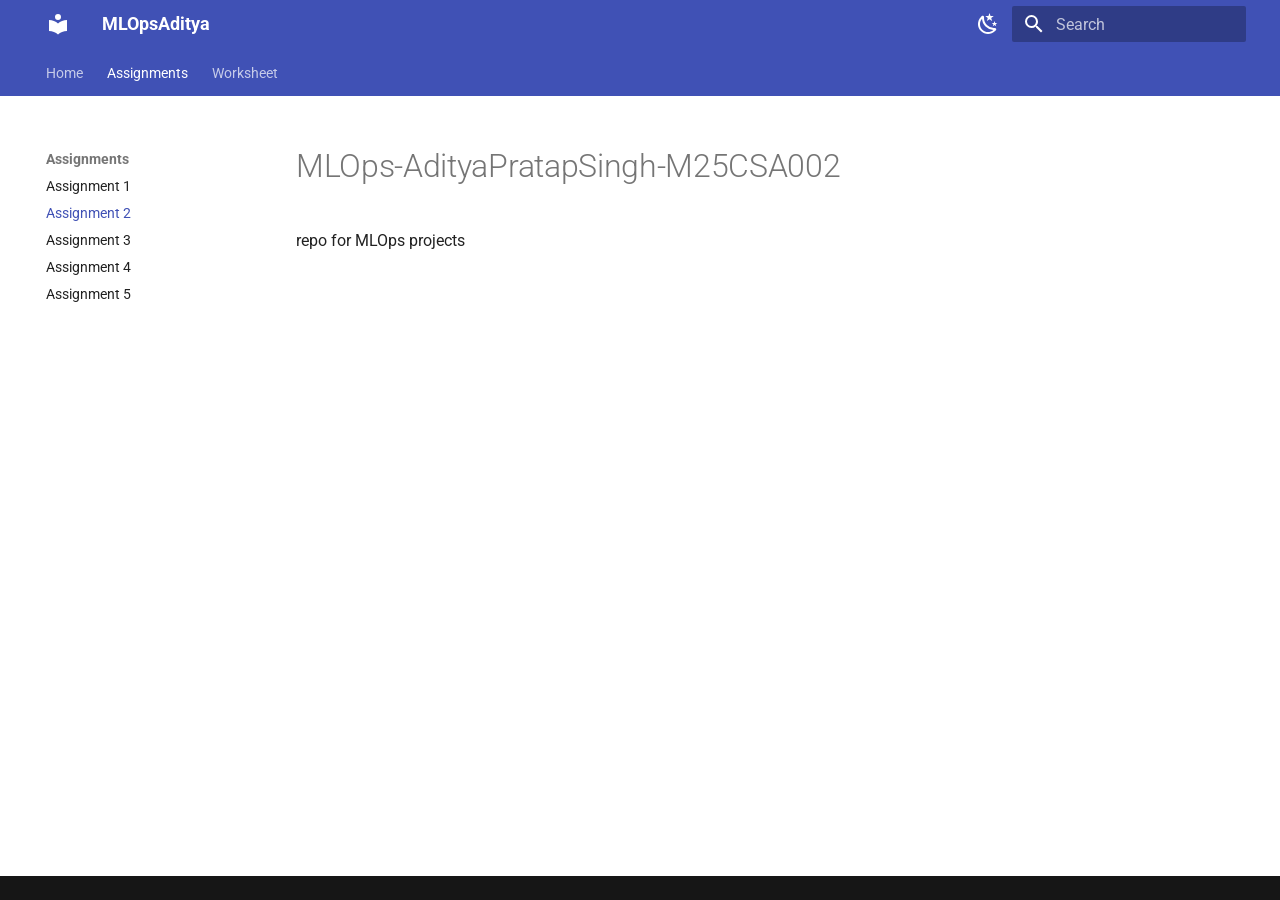
<file: branches/assg_2/index.html>
<!doctype html>
<html lang="en" class="no-js">
  <head>
    
      <meta charset="utf-8">
      <meta name="viewport" content="width=device-width,initial-scale=1">
      
        <meta name="description" content="Branch-based documentation site">
      
      
        <meta name="author" content="Aditya Singh">
      
      
      
        <link rel="prev" href="../assg_1/">
      
      
        <link rel="next" href="../assg_3/">
      
      
        
      
      
      <link rel="icon" href="../../assets/images/favicon.png">
      <meta name="generator" content="mkdocs-1.6.1, mkdocs-material-9.7.6">
    
    
      
        <title>Assignment 2 - MLOpsAditya</title>
      
    
    
      <link rel="stylesheet" href="../../assets/stylesheets/main.484c7ddc.min.css">
      
        
        <link rel="stylesheet" href="../../assets/stylesheets/palette.ab4e12ef.min.css">
      
      


    
    
      
    
    
      
        
        
        <link rel="preconnect" href="https://fonts.gstatic.com" crossorigin>
        <link rel="stylesheet" href="https://fonts.googleapis.com/css?family=Roboto:300,300i,400,400i,700,700i%7CRoboto+Mono:400,400i,700,700i&display=fallback">
        <style>:root{--md-text-font:"Roboto";--md-code-font:"Roboto Mono"}</style>
      
    
    
    <script>__md_scope=new URL("../..",location),__md_hash=e=>[...e].reduce(((e,_)=>(e<<5)-e+_.charCodeAt(0)),0),__md_get=(e,_=localStorage,t=__md_scope)=>JSON.parse(_.getItem(t.pathname+"."+e)),__md_set=(e,_,t=localStorage,a=__md_scope)=>{try{t.setItem(a.pathname+"."+e,JSON.stringify(_))}catch(e){}}</script>
    
      

    
    
  </head>
  
  
    
    
      
    
    
    
    
    <body dir="ltr" data-md-color-scheme="default" data-md-color-primary="indigo" data-md-color-accent="indigo">
  
    
    <input class="md-toggle" data-md-toggle="drawer" type="checkbox" id="__drawer" autocomplete="off">
    <input class="md-toggle" data-md-toggle="search" type="checkbox" id="__search" autocomplete="off">
    <label class="md-overlay" for="__drawer"></label>
    <div data-md-component="skip">
      
        
        <a href="#mlops-adityapratapsingh-m25csa002" class="md-skip">
          Skip to content
        </a>
      
    </div>
    <div data-md-component="announce">
      
    </div>
    
    
      

<header class="md-header" data-md-component="header">
  <nav class="md-header__inner md-grid" aria-label="Header">
    <a href="../.." title="MLOpsAditya" class="md-header__button md-logo" aria-label="MLOpsAditya" data-md-component="logo">
      
  
  <svg xmlns="http://www.w3.org/2000/svg" viewBox="0 0 24 24"><path d="M12 8a3 3 0 0 0 3-3 3 3 0 0 0-3-3 3 3 0 0 0-3 3 3 3 0 0 0 3 3m0 3.54C9.64 9.35 6.5 8 3 8v11c3.5 0 6.64 1.35 9 3.54 2.36-2.19 5.5-3.54 9-3.54V8c-3.5 0-6.64 1.35-9 3.54"/></svg>

    </a>
    <label class="md-header__button md-icon" for="__drawer">
      
      <svg xmlns="http://www.w3.org/2000/svg" viewBox="0 0 24 24"><path d="M3 6h18v2H3zm0 5h18v2H3zm0 5h18v2H3z"/></svg>
    </label>
    <div class="md-header__title" data-md-component="header-title">
      <div class="md-header__ellipsis">
        <div class="md-header__topic">
          <span class="md-ellipsis">
            MLOpsAditya
          </span>
        </div>
        <div class="md-header__topic" data-md-component="header-topic">
          <span class="md-ellipsis">
            
              Assignment 2
            
          </span>
        </div>
      </div>
    </div>
    
      
        <form class="md-header__option" data-md-component="palette">
  
    
    
    
    <input class="md-option" data-md-color-media="" data-md-color-scheme="default" data-md-color-primary="indigo" data-md-color-accent="indigo"  aria-label="Dark mode"  type="radio" name="__palette" id="__palette_0">
    
      <label class="md-header__button md-icon" title="Dark mode" for="__palette_1" hidden>
        <svg xmlns="http://www.w3.org/2000/svg" viewBox="0 0 24 24"><path d="m17.75 4.09-2.53 1.94.91 3.06-2.63-1.81-2.63 1.81.91-3.06-2.53-1.94L12.44 4l1.06-3 1.06 3zm3.5 6.91-1.64 1.25.59 1.98-1.7-1.17-1.7 1.17.59-1.98L15.75 11l2.06-.05L18.5 9l.69 1.95zm-2.28 4.95c.83-.08 1.72 1.1 1.19 1.85-.32.45-.66.87-1.08 1.27C15.17 23 8.84 23 4.94 19.07c-3.91-3.9-3.91-10.24 0-14.14.4-.4.82-.76 1.27-1.08.75-.53 1.93.36 1.85 1.19-.27 2.86.69 5.83 2.89 8.02a9.96 9.96 0 0 0 8.02 2.89m-1.64 2.02a12.08 12.08 0 0 1-7.8-3.47c-2.17-2.19-3.33-5-3.49-7.82-2.81 3.14-2.7 7.96.31 10.98 3.02 3.01 7.84 3.12 10.98.31"/></svg>
      </label>
    
  
    
    
    
    <input class="md-option" data-md-color-media="" data-md-color-scheme="slate" data-md-color-primary="indigo" data-md-color-accent="indigo"  aria-label="Light mode"  type="radio" name="__palette" id="__palette_1">
    
      <label class="md-header__button md-icon" title="Light mode" for="__palette_0" hidden>
        <svg xmlns="http://www.w3.org/2000/svg" viewBox="0 0 24 24"><path d="M12 7a5 5 0 0 1 5 5 5 5 0 0 1-5 5 5 5 0 0 1-5-5 5 5 0 0 1 5-5m0 2a3 3 0 0 0-3 3 3 3 0 0 0 3 3 3 3 0 0 0 3-3 3 3 0 0 0-3-3m0-7 2.39 3.42C13.65 5.15 12.84 5 12 5s-1.65.15-2.39.42zM3.34 7l4.16-.35A7.2 7.2 0 0 0 5.94 8.5c-.44.74-.69 1.5-.83 2.29zm.02 10 1.76-3.77a7.131 7.131 0 0 0 2.38 4.14zM20.65 7l-1.77 3.79a7.02 7.02 0 0 0-2.38-4.15zm-.01 10-4.14.36c.59-.51 1.12-1.14 1.54-1.86.42-.73.69-1.5.83-2.29zM12 22l-2.41-3.44c.74.27 1.55.44 2.41.44.82 0 1.63-.17 2.37-.44z"/></svg>
      </label>
    
  
</form>
      
    
    
      <script>var palette=__md_get("__palette");if(palette&&palette.color){if("(prefers-color-scheme)"===palette.color.media){var media=matchMedia("(prefers-color-scheme: light)"),input=document.querySelector(media.matches?"[data-md-color-media='(prefers-color-scheme: light)']":"[data-md-color-media='(prefers-color-scheme: dark)']");palette.color.media=input.getAttribute("data-md-color-media"),palette.color.scheme=input.getAttribute("data-md-color-scheme"),palette.color.primary=input.getAttribute("data-md-color-primary"),palette.color.accent=input.getAttribute("data-md-color-accent")}for(var[key,value]of Object.entries(palette.color))document.body.setAttribute("data-md-color-"+key,value)}</script>
    
    
    
      
      
        <label class="md-header__button md-icon" for="__search">
          
          <svg xmlns="http://www.w3.org/2000/svg" viewBox="0 0 24 24"><path d="M9.5 3A6.5 6.5 0 0 1 16 9.5c0 1.61-.59 3.09-1.56 4.23l.27.27h.79l5 5-1.5 1.5-5-5v-.79l-.27-.27A6.52 6.52 0 0 1 9.5 16 6.5 6.5 0 0 1 3 9.5 6.5 6.5 0 0 1 9.5 3m0 2C7 5 5 7 5 9.5S7 14 9.5 14 14 12 14 9.5 12 5 9.5 5"/></svg>
        </label>
        <div class="md-search" data-md-component="search" role="dialog">
  <label class="md-search__overlay" for="__search"></label>
  <div class="md-search__inner" role="search">
    <form class="md-search__form" name="search">
      <input type="text" class="md-search__input" name="query" aria-label="Search" placeholder="Search" autocapitalize="off" autocorrect="off" autocomplete="off" spellcheck="false" data-md-component="search-query" required>
      <label class="md-search__icon md-icon" for="__search">
        
        <svg xmlns="http://www.w3.org/2000/svg" viewBox="0 0 24 24"><path d="M9.5 3A6.5 6.5 0 0 1 16 9.5c0 1.61-.59 3.09-1.56 4.23l.27.27h.79l5 5-1.5 1.5-5-5v-.79l-.27-.27A6.52 6.52 0 0 1 9.5 16 6.5 6.5 0 0 1 3 9.5 6.5 6.5 0 0 1 9.5 3m0 2C7 5 5 7 5 9.5S7 14 9.5 14 14 12 14 9.5 12 5 9.5 5"/></svg>
        
        <svg xmlns="http://www.w3.org/2000/svg" viewBox="0 0 24 24"><path d="M20 11v2H8l5.5 5.5-1.42 1.42L4.16 12l7.92-7.92L13.5 5.5 8 11z"/></svg>
      </label>
      <nav class="md-search__options" aria-label="Search">
        
        <button type="reset" class="md-search__icon md-icon" title="Clear" aria-label="Clear" tabindex="-1">
          
          <svg xmlns="http://www.w3.org/2000/svg" viewBox="0 0 24 24"><path d="M19 6.41 17.59 5 12 10.59 6.41 5 5 6.41 10.59 12 5 17.59 6.41 19 12 13.41 17.59 19 19 17.59 13.41 12z"/></svg>
        </button>
      </nav>
      
        <div class="md-search__suggest" data-md-component="search-suggest"></div>
      
    </form>
    <div class="md-search__output">
      <div class="md-search__scrollwrap" tabindex="0" data-md-scrollfix>
        <div class="md-search-result" data-md-component="search-result">
          <div class="md-search-result__meta">
            Initializing search
          </div>
          <ol class="md-search-result__list" role="presentation"></ol>
        </div>
      </div>
    </div>
  </div>
</div>
      
    
    
  </nav>
  
</header>
    
    <div class="md-container" data-md-component="container">
      
      
        
          
            
<nav class="md-tabs" aria-label="Tabs" data-md-component="tabs">
  <div class="md-grid">
    <ul class="md-tabs__list">
      
        
  
  
  
  
    <li class="md-tabs__item">
      <a href="../.." class="md-tabs__link">
        
  
  
    
  
  Home

      </a>
    </li>
  

      
        
  
  
  
    
  
  
    
    
      <li class="md-tabs__item md-tabs__item--active">
        <a href="../assg_1/" class="md-tabs__link">
          
  
  
  Assignments

        </a>
      </li>
    
  

      
        
  
  
  
  
    
    
      <li class="md-tabs__item">
        <a href="../worksheet1/" class="md-tabs__link">
          
  
  
  Worksheet

        </a>
      </li>
    
  

      
    </ul>
  </div>
</nav>
          
        
      
      <main class="md-main" data-md-component="main">
        <div class="md-main__inner md-grid">
          
            
              
              <div class="md-sidebar md-sidebar--primary" data-md-component="sidebar" data-md-type="navigation" >
                <div class="md-sidebar__scrollwrap">
                  <div class="md-sidebar__inner">
                    


  


<nav class="md-nav md-nav--primary md-nav--lifted" aria-label="Navigation" data-md-level="0">
  <label class="md-nav__title" for="__drawer">
    <a href="../.." title="MLOpsAditya" class="md-nav__button md-logo" aria-label="MLOpsAditya" data-md-component="logo">
      
  
  <svg xmlns="http://www.w3.org/2000/svg" viewBox="0 0 24 24"><path d="M12 8a3 3 0 0 0 3-3 3 3 0 0 0-3-3 3 3 0 0 0-3 3 3 3 0 0 0 3 3m0 3.54C9.64 9.35 6.5 8 3 8v11c3.5 0 6.64 1.35 9 3.54 2.36-2.19 5.5-3.54 9-3.54V8c-3.5 0-6.64 1.35-9 3.54"/></svg>

    </a>
    MLOpsAditya
  </label>
  
  <ul class="md-nav__list" data-md-scrollfix>
    
      
      
  
  
  
  
    <li class="md-nav__item">
      <a href="../.." class="md-nav__link">
        
  
  
  <span class="md-ellipsis">
    
  
    Home
  

    
  </span>
  
  

      </a>
    </li>
  

    
      
      
  
  
    
  
  
  
    
    
    
    
      
        
        
      
      
        
      
    
    
    <li class="md-nav__item md-nav__item--active md-nav__item--section md-nav__item--nested">
      
        
        
        <input class="md-nav__toggle md-toggle " type="checkbox" id="__nav_2" checked>
        
          
          <label class="md-nav__link" for="__nav_2" id="__nav_2_label" tabindex="">
            
  
  
  <span class="md-ellipsis">
    
  
    Assignments
  

    
  </span>
  
  

            <span class="md-nav__icon md-icon"></span>
          </label>
        
        <nav class="md-nav" data-md-level="1" aria-labelledby="__nav_2_label" aria-expanded="true">
          <label class="md-nav__title" for="__nav_2">
            <span class="md-nav__icon md-icon"></span>
            
  
    Assignments
  

          </label>
          <ul class="md-nav__list" data-md-scrollfix>
            
              
                
  
  
  
  
    <li class="md-nav__item">
      <a href="../assg_1/" class="md-nav__link">
        
  
  
  <span class="md-ellipsis">
    
  
    Assignment 1
  

    
  </span>
  
  

      </a>
    </li>
  

              
            
              
                
  
  
    
  
  
  
    <li class="md-nav__item md-nav__item--active">
      
      <input class="md-nav__toggle md-toggle" type="checkbox" id="__toc">
      
      
        
      
      
      <a href="./" class="md-nav__link md-nav__link--active">
        
  
  
  <span class="md-ellipsis">
    
  
    Assignment 2
  

    
  </span>
  
  

      </a>
      
    </li>
  

              
            
              
                
  
  
  
  
    <li class="md-nav__item">
      <a href="../assg_3/" class="md-nav__link">
        
  
  
  <span class="md-ellipsis">
    
  
    Assignment 3
  

    
  </span>
  
  

      </a>
    </li>
  

              
            
              
                
  
  
  
  
    <li class="md-nav__item">
      <a href="../assg_4/" class="md-nav__link">
        
  
  
  <span class="md-ellipsis">
    
  
    Assignment 4
  

    
  </span>
  
  

      </a>
    </li>
  

              
            
              
                
  
  
  
  
    <li class="md-nav__item">
      <a href="../assg_5/" class="md-nav__link">
        
  
  
  <span class="md-ellipsis">
    
  
    Assignment 5
  

    
  </span>
  
  

      </a>
    </li>
  

              
            
          </ul>
        </nav>
      
    </li>
  

    
      
      
  
  
  
  
    
    
    
    
      
      
        
      
    
    
    <li class="md-nav__item md-nav__item--nested">
      
        
        
          
        
        <input class="md-nav__toggle md-toggle md-toggle--indeterminate" type="checkbox" id="__nav_3" >
        
          
          <label class="md-nav__link" for="__nav_3" id="__nav_3_label" tabindex="0">
            
  
  
  <span class="md-ellipsis">
    
  
    Worksheet
  

    
  </span>
  
  

            <span class="md-nav__icon md-icon"></span>
          </label>
        
        <nav class="md-nav" data-md-level="1" aria-labelledby="__nav_3_label" aria-expanded="false">
          <label class="md-nav__title" for="__nav_3">
            <span class="md-nav__icon md-icon"></span>
            
  
    Worksheet
  

          </label>
          <ul class="md-nav__list" data-md-scrollfix>
            
              
                
  
  
  
  
    <li class="md-nav__item">
      <a href="../worksheet1/" class="md-nav__link">
        
  
  
  <span class="md-ellipsis">
    
  
    Worksheet 1
  

    
  </span>
  
  

      </a>
    </li>
  

              
            
          </ul>
        </nav>
      
    </li>
  

    
  </ul>
</nav>
                  </div>
                </div>
              </div>
            
            
              
              <div class="md-sidebar md-sidebar--secondary" data-md-component="sidebar" data-md-type="toc" >
                <div class="md-sidebar__scrollwrap">
                  <div class="md-sidebar__inner">
                    

<nav class="md-nav md-nav--secondary" aria-label="Table of contents">
  
  
  
    
  
  
</nav>
                  </div>
                </div>
              </div>
            
          
          
            <div class="md-content" data-md-component="content">
              
              <article class="md-content__inner md-typeset">
                
                  



<h1 id="mlops-adityapratapsingh-m25csa002">MLOps-AdityaPratapSingh-M25CSA002</h1>
<p>repo for MLOps projects</p>












                
              </article>
            </div>
          
          
<script>var target=document.getElementById(location.hash.slice(1));target&&target.name&&(target.checked=target.name.startsWith("__tabbed_"))</script>
        </div>
        
          <button type="button" class="md-top md-icon" data-md-component="top" hidden>
  
  <svg xmlns="http://www.w3.org/2000/svg" viewBox="0 0 24 24"><path d="M13 20h-2V8l-5.5 5.5-1.42-1.42L12 4.16l7.92 7.92-1.42 1.42L13 8z"/></svg>
  Back to top
</button>
        
      </main>
      
        <footer class="md-footer">
  
  <div class="md-footer-meta md-typeset">
    <div class="md-footer-meta__inner md-grid">
      <div class="md-copyright">
  
  
</div>
      
    </div>
  </div>
</footer>
      
    </div>
    <div class="md-dialog" data-md-component="dialog">
      <div class="md-dialog__inner md-typeset"></div>
    </div>
    
    
    
      
      
      <script id="__config" type="application/json">{"annotate": null, "base": "../..", "features": ["navigation.tabs", "navigation.sections", "navigation.expand", "navigation.top", "navigation.instant", "content.code.copy", "search.suggest", "search.highlight"], "search": "../../assets/javascripts/workers/search.2c215733.min.js", "tags": null, "translations": {"clipboard.copied": "Copied to clipboard", "clipboard.copy": "Copy to clipboard", "search.result.more.one": "1 more on this page", "search.result.more.other": "# more on this page", "search.result.none": "No matching documents", "search.result.one": "1 matching document", "search.result.other": "# matching documents", "search.result.placeholder": "Type to start searching", "search.result.term.missing": "Missing", "select.version": "Select version"}, "version": null}</script>
    
    
      <script src="../../assets/javascripts/bundle.79ae519e.min.js"></script>
      
    
  </body>
</html>
</file>
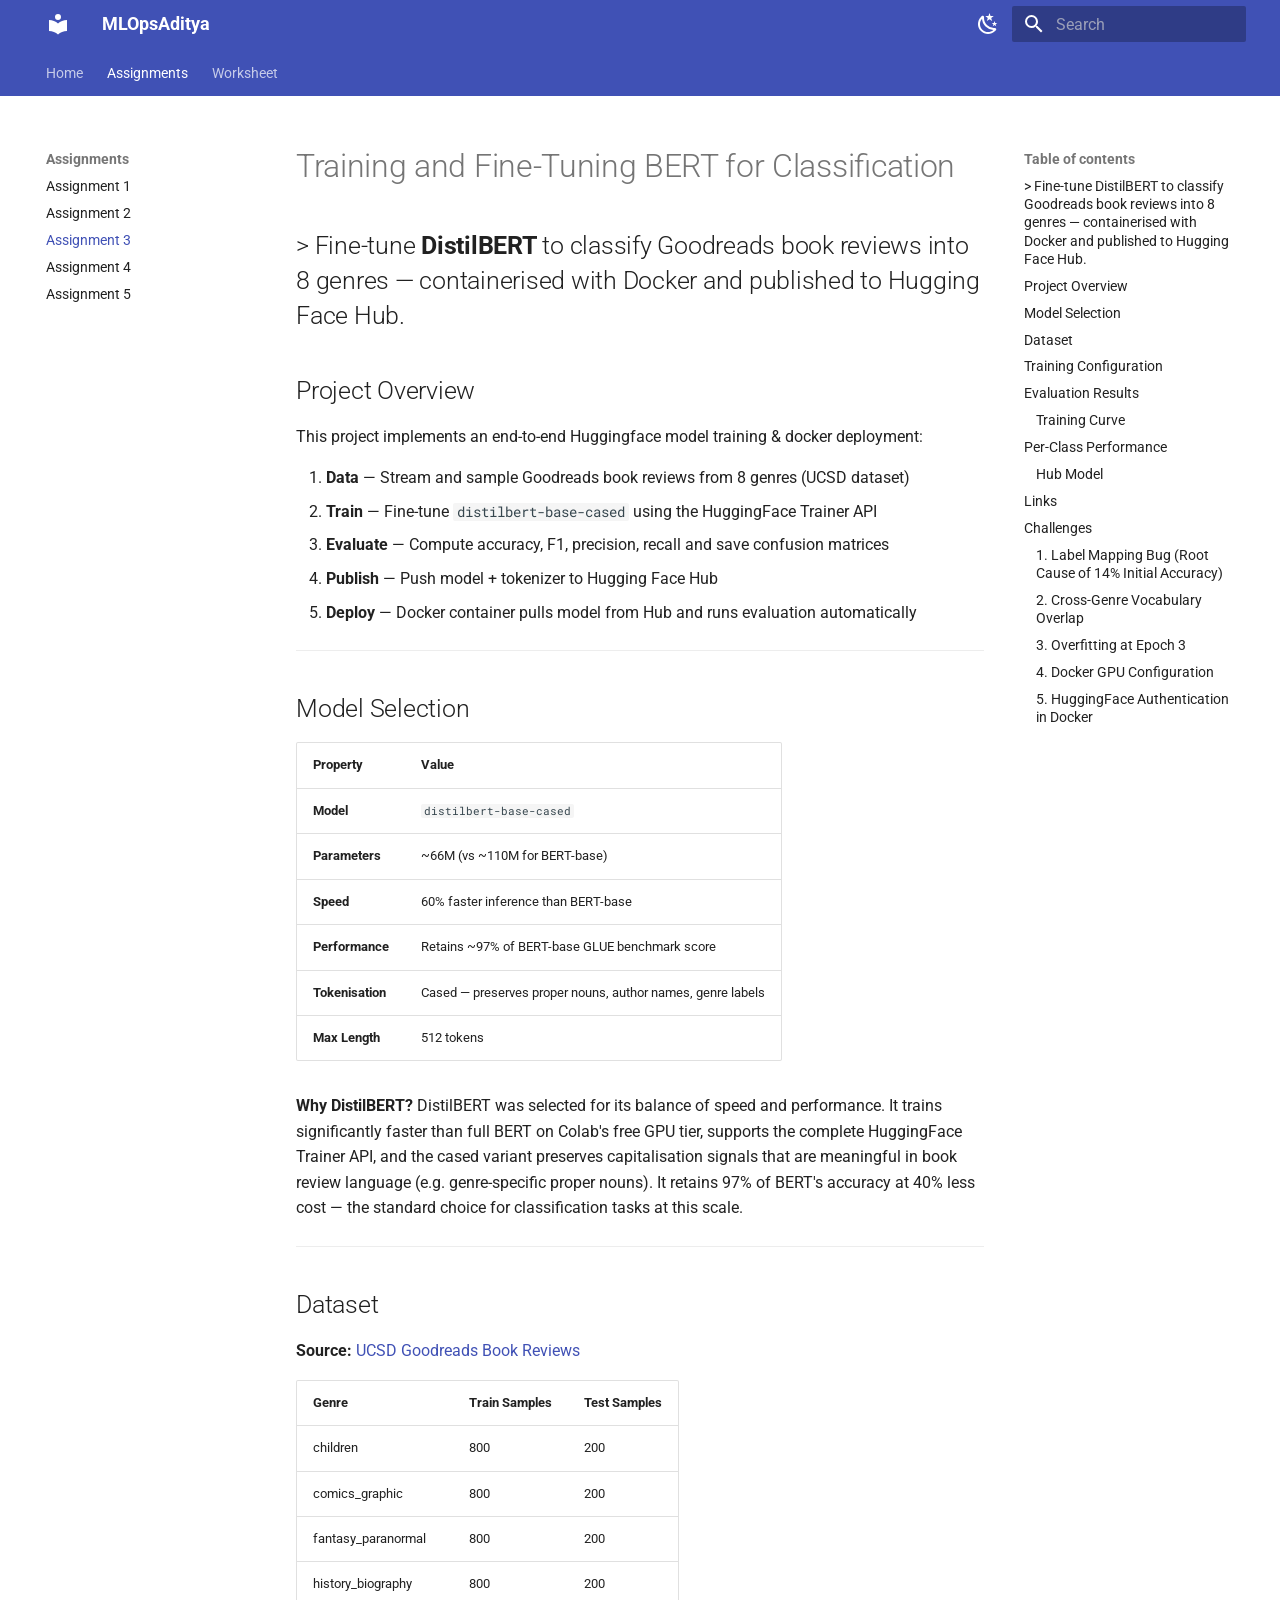
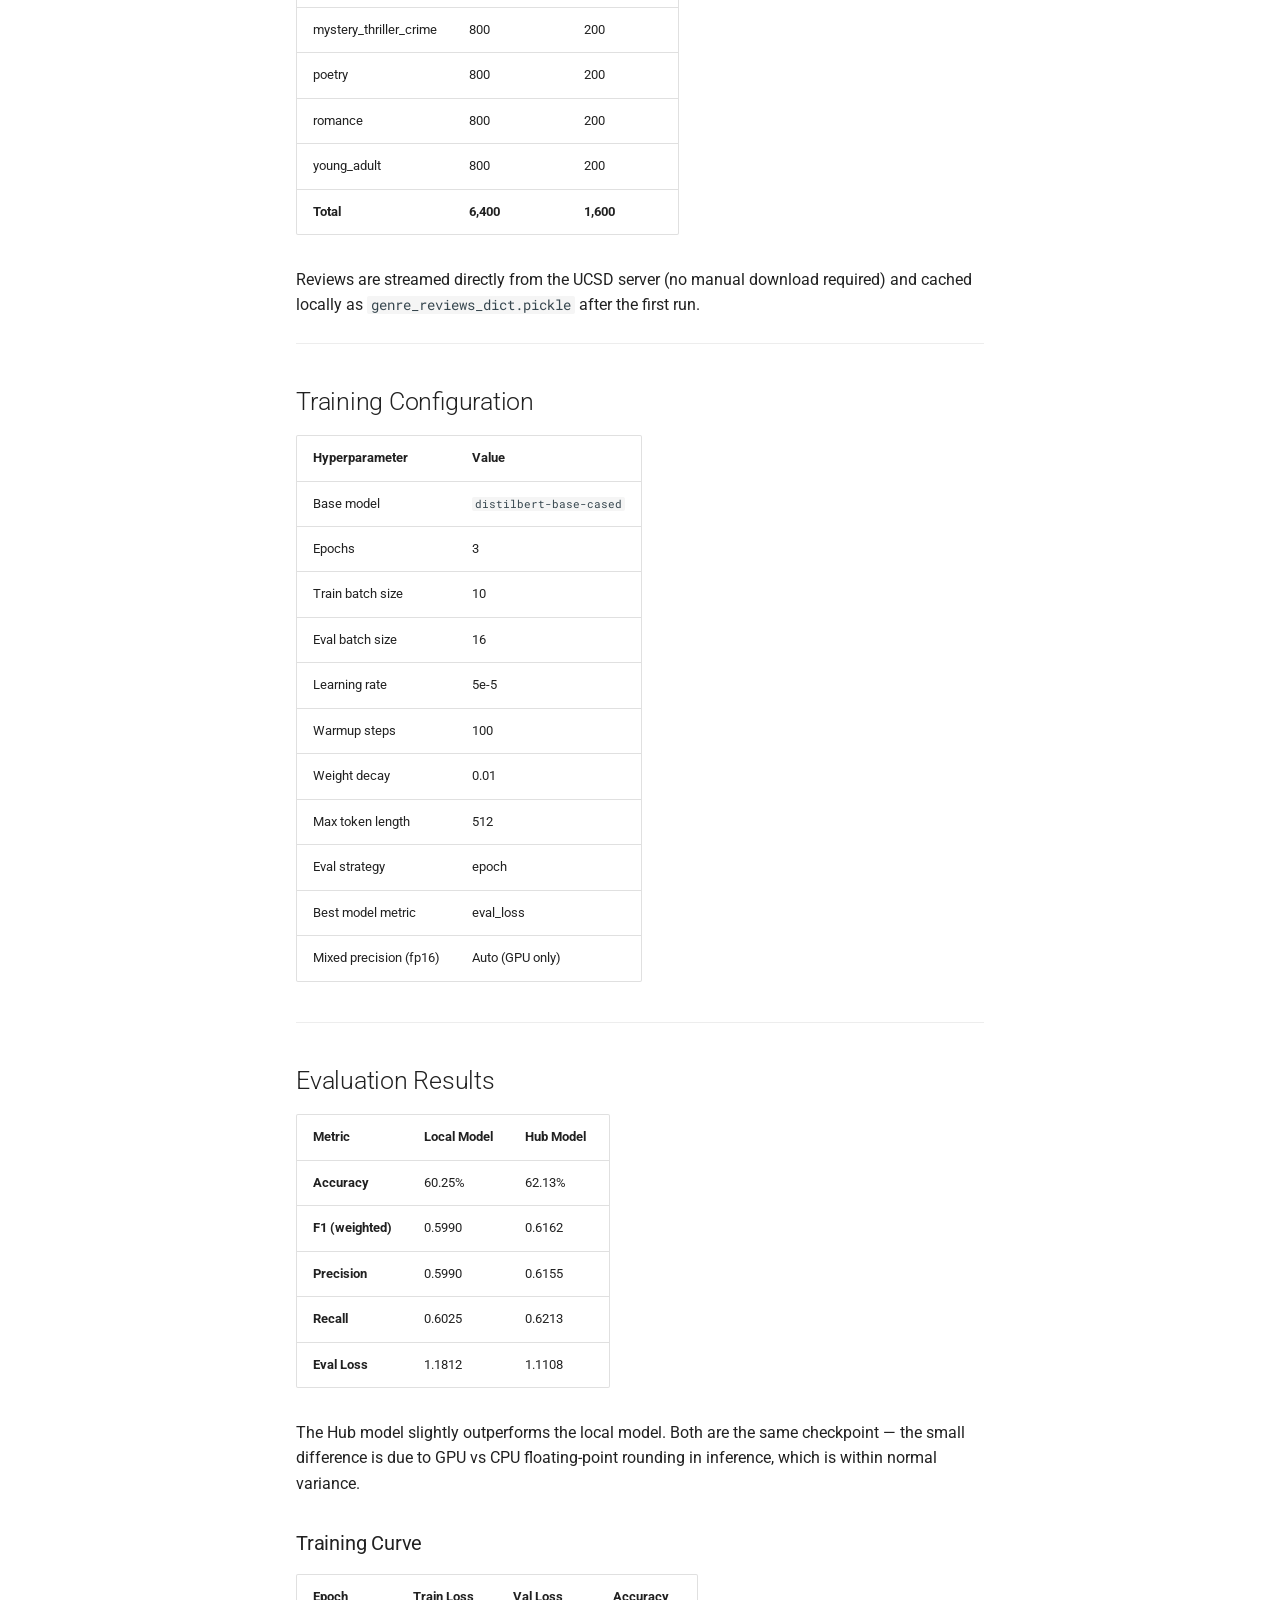
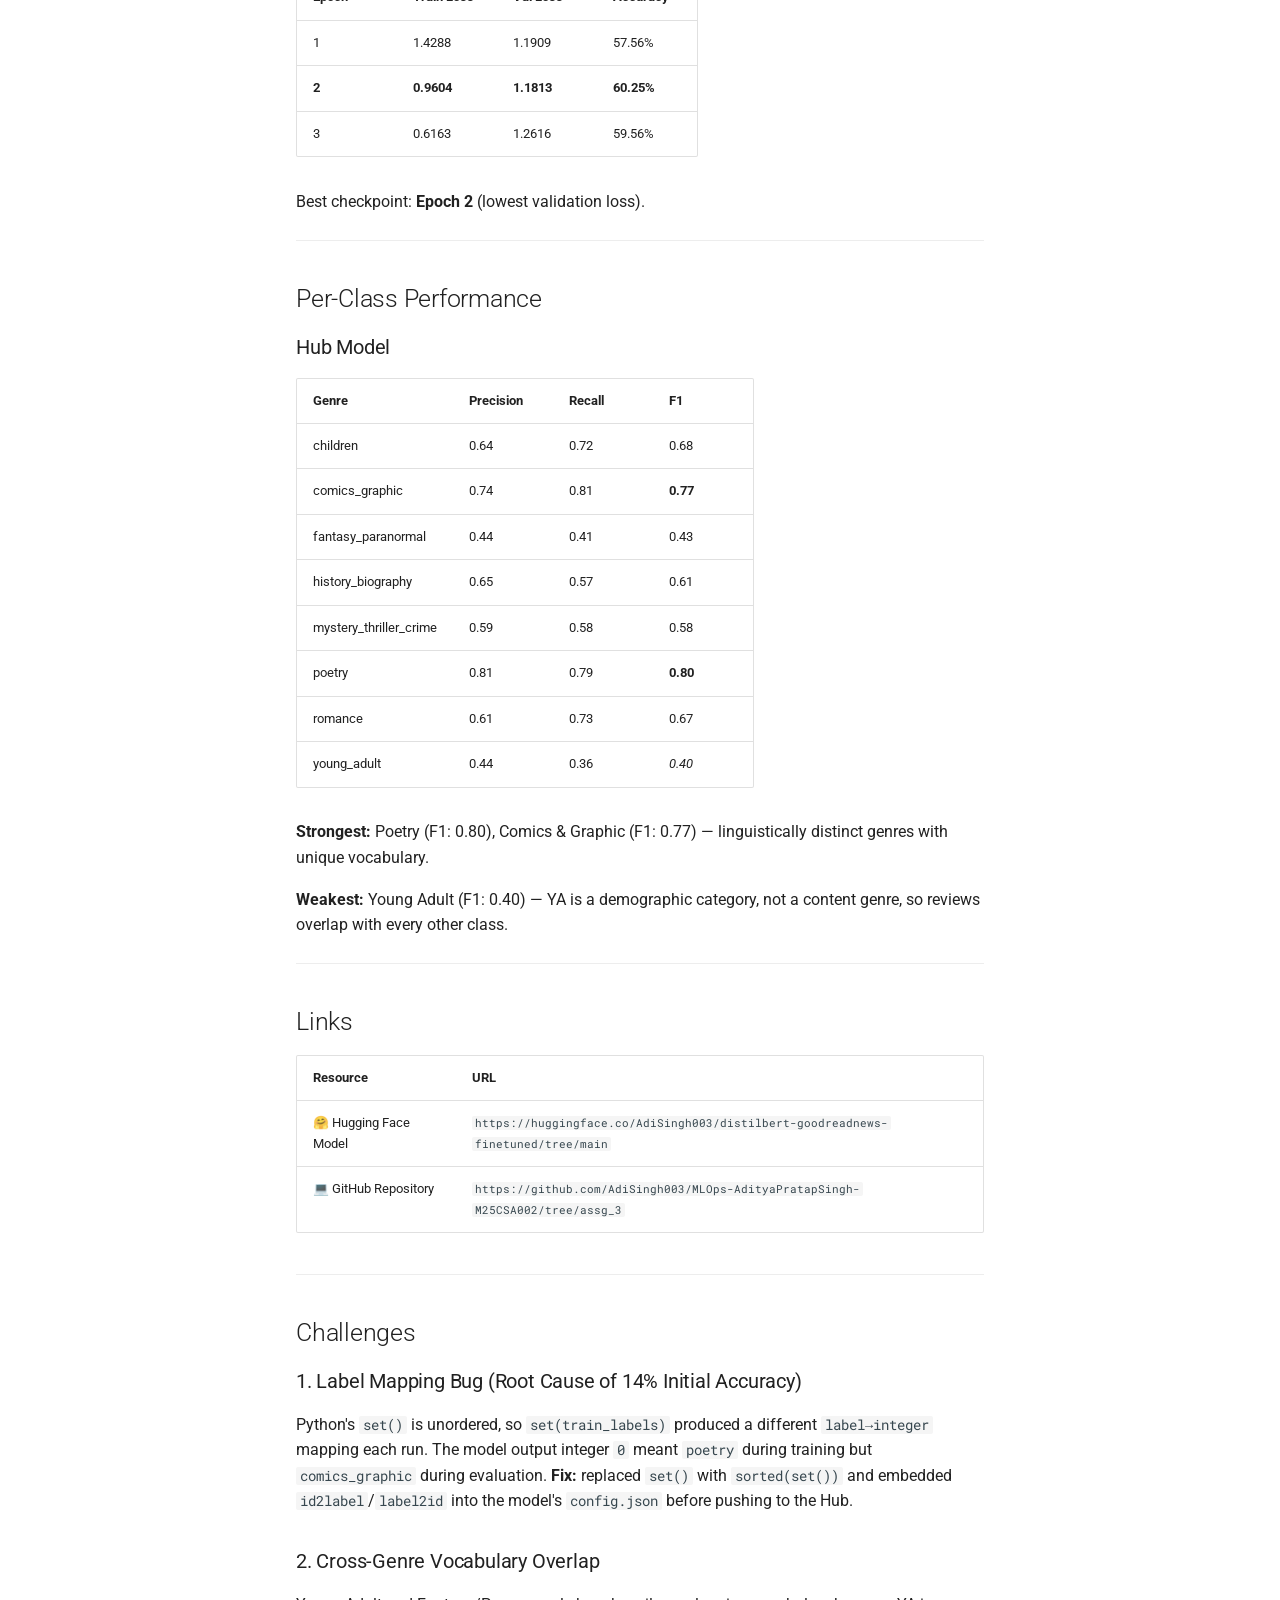
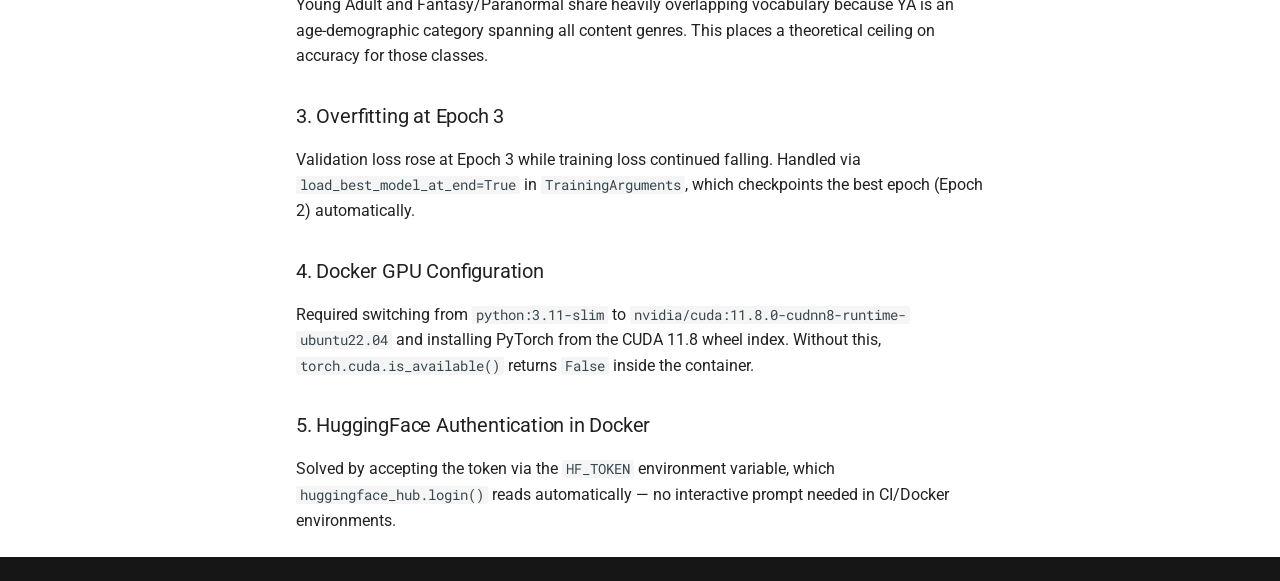
<file: branches/assg_3/index.html>
<!doctype html>
<html lang="en" class="no-js">
  <head>
    
      <meta charset="utf-8">
      <meta name="viewport" content="width=device-width,initial-scale=1">
      
        <meta name="description" content="Branch-based documentation site">
      
      
        <meta name="author" content="Aditya Singh">
      
      
      
        <link rel="prev" href="../assg_2/">
      
      
        <link rel="next" href="../assg_4/">
      
      
        
      
      
      <link rel="icon" href="../../assets/images/favicon.png">
      <meta name="generator" content="mkdocs-1.6.1, mkdocs-material-9.7.6">
    
    
      
        <title>Assignment 3 - MLOpsAditya</title>
      
    
    
      <link rel="stylesheet" href="../../assets/stylesheets/main.484c7ddc.min.css">
      
        
        <link rel="stylesheet" href="../../assets/stylesheets/palette.ab4e12ef.min.css">
      
      


    
    
      
    
    
      
        
        
        <link rel="preconnect" href="https://fonts.gstatic.com" crossorigin>
        <link rel="stylesheet" href="https://fonts.googleapis.com/css?family=Roboto:300,300i,400,400i,700,700i%7CRoboto+Mono:400,400i,700,700i&display=fallback">
        <style>:root{--md-text-font:"Roboto";--md-code-font:"Roboto Mono"}</style>
      
    
    
    <script>__md_scope=new URL("../..",location),__md_hash=e=>[...e].reduce(((e,_)=>(e<<5)-e+_.charCodeAt(0)),0),__md_get=(e,_=localStorage,t=__md_scope)=>JSON.parse(_.getItem(t.pathname+"."+e)),__md_set=(e,_,t=localStorage,a=__md_scope)=>{try{t.setItem(a.pathname+"."+e,JSON.stringify(_))}catch(e){}}</script>
    
      

    
    
  </head>
  
  
    
    
      
    
    
    
    
    <body dir="ltr" data-md-color-scheme="default" data-md-color-primary="indigo" data-md-color-accent="indigo">
  
    
    <input class="md-toggle" data-md-toggle="drawer" type="checkbox" id="__drawer" autocomplete="off">
    <input class="md-toggle" data-md-toggle="search" type="checkbox" id="__search" autocomplete="off">
    <label class="md-overlay" for="__drawer"></label>
    <div data-md-component="skip">
      
        
        <a href="#training-and-fine-tuning-bert-for-classification" class="md-skip">
          Skip to content
        </a>
      
    </div>
    <div data-md-component="announce">
      
    </div>
    
    
      

<header class="md-header" data-md-component="header">
  <nav class="md-header__inner md-grid" aria-label="Header">
    <a href="../.." title="MLOpsAditya" class="md-header__button md-logo" aria-label="MLOpsAditya" data-md-component="logo">
      
  
  <svg xmlns="http://www.w3.org/2000/svg" viewBox="0 0 24 24"><path d="M12 8a3 3 0 0 0 3-3 3 3 0 0 0-3-3 3 3 0 0 0-3 3 3 3 0 0 0 3 3m0 3.54C9.64 9.35 6.5 8 3 8v11c3.5 0 6.64 1.35 9 3.54 2.36-2.19 5.5-3.54 9-3.54V8c-3.5 0-6.64 1.35-9 3.54"/></svg>

    </a>
    <label class="md-header__button md-icon" for="__drawer">
      
      <svg xmlns="http://www.w3.org/2000/svg" viewBox="0 0 24 24"><path d="M3 6h18v2H3zm0 5h18v2H3zm0 5h18v2H3z"/></svg>
    </label>
    <div class="md-header__title" data-md-component="header-title">
      <div class="md-header__ellipsis">
        <div class="md-header__topic">
          <span class="md-ellipsis">
            MLOpsAditya
          </span>
        </div>
        <div class="md-header__topic" data-md-component="header-topic">
          <span class="md-ellipsis">
            
              Assignment 3
            
          </span>
        </div>
      </div>
    </div>
    
      
        <form class="md-header__option" data-md-component="palette">
  
    
    
    
    <input class="md-option" data-md-color-media="" data-md-color-scheme="default" data-md-color-primary="indigo" data-md-color-accent="indigo"  aria-label="Dark mode"  type="radio" name="__palette" id="__palette_0">
    
      <label class="md-header__button md-icon" title="Dark mode" for="__palette_1" hidden>
        <svg xmlns="http://www.w3.org/2000/svg" viewBox="0 0 24 24"><path d="m17.75 4.09-2.53 1.94.91 3.06-2.63-1.81-2.63 1.81.91-3.06-2.53-1.94L12.44 4l1.06-3 1.06 3zm3.5 6.91-1.64 1.25.59 1.98-1.7-1.17-1.7 1.17.59-1.98L15.75 11l2.06-.05L18.5 9l.69 1.95zm-2.28 4.95c.83-.08 1.72 1.1 1.19 1.85-.32.45-.66.87-1.08 1.27C15.17 23 8.84 23 4.94 19.07c-3.91-3.9-3.91-10.24 0-14.14.4-.4.82-.76 1.27-1.08.75-.53 1.93.36 1.85 1.19-.27 2.86.69 5.83 2.89 8.02a9.96 9.96 0 0 0 8.02 2.89m-1.64 2.02a12.08 12.08 0 0 1-7.8-3.47c-2.17-2.19-3.33-5-3.49-7.82-2.81 3.14-2.7 7.96.31 10.98 3.02 3.01 7.84 3.12 10.98.31"/></svg>
      </label>
    
  
    
    
    
    <input class="md-option" data-md-color-media="" data-md-color-scheme="slate" data-md-color-primary="indigo" data-md-color-accent="indigo"  aria-label="Light mode"  type="radio" name="__palette" id="__palette_1">
    
      <label class="md-header__button md-icon" title="Light mode" for="__palette_0" hidden>
        <svg xmlns="http://www.w3.org/2000/svg" viewBox="0 0 24 24"><path d="M12 7a5 5 0 0 1 5 5 5 5 0 0 1-5 5 5 5 0 0 1-5-5 5 5 0 0 1 5-5m0 2a3 3 0 0 0-3 3 3 3 0 0 0 3 3 3 3 0 0 0 3-3 3 3 0 0 0-3-3m0-7 2.39 3.42C13.65 5.15 12.84 5 12 5s-1.65.15-2.39.42zM3.34 7l4.16-.35A7.2 7.2 0 0 0 5.94 8.5c-.44.74-.69 1.5-.83 2.29zm.02 10 1.76-3.77a7.131 7.131 0 0 0 2.38 4.14zM20.65 7l-1.77 3.79a7.02 7.02 0 0 0-2.38-4.15zm-.01 10-4.14.36c.59-.51 1.12-1.14 1.54-1.86.42-.73.69-1.5.83-2.29zM12 22l-2.41-3.44c.74.27 1.55.44 2.41.44.82 0 1.63-.17 2.37-.44z"/></svg>
      </label>
    
  
</form>
      
    
    
      <script>var palette=__md_get("__palette");if(palette&&palette.color){if("(prefers-color-scheme)"===palette.color.media){var media=matchMedia("(prefers-color-scheme: light)"),input=document.querySelector(media.matches?"[data-md-color-media='(prefers-color-scheme: light)']":"[data-md-color-media='(prefers-color-scheme: dark)']");palette.color.media=input.getAttribute("data-md-color-media"),palette.color.scheme=input.getAttribute("data-md-color-scheme"),palette.color.primary=input.getAttribute("data-md-color-primary"),palette.color.accent=input.getAttribute("data-md-color-accent")}for(var[key,value]of Object.entries(palette.color))document.body.setAttribute("data-md-color-"+key,value)}</script>
    
    
    
      
      
        <label class="md-header__button md-icon" for="__search">
          
          <svg xmlns="http://www.w3.org/2000/svg" viewBox="0 0 24 24"><path d="M9.5 3A6.5 6.5 0 0 1 16 9.5c0 1.61-.59 3.09-1.56 4.23l.27.27h.79l5 5-1.5 1.5-5-5v-.79l-.27-.27A6.52 6.52 0 0 1 9.5 16 6.5 6.5 0 0 1 3 9.5 6.5 6.5 0 0 1 9.5 3m0 2C7 5 5 7 5 9.5S7 14 9.5 14 14 12 14 9.5 12 5 9.5 5"/></svg>
        </label>
        <div class="md-search" data-md-component="search" role="dialog">
  <label class="md-search__overlay" for="__search"></label>
  <div class="md-search__inner" role="search">
    <form class="md-search__form" name="search">
      <input type="text" class="md-search__input" name="query" aria-label="Search" placeholder="Search" autocapitalize="off" autocorrect="off" autocomplete="off" spellcheck="false" data-md-component="search-query" required>
      <label class="md-search__icon md-icon" for="__search">
        
        <svg xmlns="http://www.w3.org/2000/svg" viewBox="0 0 24 24"><path d="M9.5 3A6.5 6.5 0 0 1 16 9.5c0 1.61-.59 3.09-1.56 4.23l.27.27h.79l5 5-1.5 1.5-5-5v-.79l-.27-.27A6.52 6.52 0 0 1 9.5 16 6.5 6.5 0 0 1 3 9.5 6.5 6.5 0 0 1 9.5 3m0 2C7 5 5 7 5 9.5S7 14 9.5 14 14 12 14 9.5 12 5 9.5 5"/></svg>
        
        <svg xmlns="http://www.w3.org/2000/svg" viewBox="0 0 24 24"><path d="M20 11v2H8l5.5 5.5-1.42 1.42L4.16 12l7.92-7.92L13.5 5.5 8 11z"/></svg>
      </label>
      <nav class="md-search__options" aria-label="Search">
        
        <button type="reset" class="md-search__icon md-icon" title="Clear" aria-label="Clear" tabindex="-1">
          
          <svg xmlns="http://www.w3.org/2000/svg" viewBox="0 0 24 24"><path d="M19 6.41 17.59 5 12 10.59 6.41 5 5 6.41 10.59 12 5 17.59 6.41 19 12 13.41 17.59 19 19 17.59 13.41 12z"/></svg>
        </button>
      </nav>
      
        <div class="md-search__suggest" data-md-component="search-suggest"></div>
      
    </form>
    <div class="md-search__output">
      <div class="md-search__scrollwrap" tabindex="0" data-md-scrollfix>
        <div class="md-search-result" data-md-component="search-result">
          <div class="md-search-result__meta">
            Initializing search
          </div>
          <ol class="md-search-result__list" role="presentation"></ol>
        </div>
      </div>
    </div>
  </div>
</div>
      
    
    
  </nav>
  
</header>
    
    <div class="md-container" data-md-component="container">
      
      
        
          
            
<nav class="md-tabs" aria-label="Tabs" data-md-component="tabs">
  <div class="md-grid">
    <ul class="md-tabs__list">
      
        
  
  
  
  
    <li class="md-tabs__item">
      <a href="../.." class="md-tabs__link">
        
  
  
    
  
  Home

      </a>
    </li>
  

      
        
  
  
  
    
  
  
    
    
      <li class="md-tabs__item md-tabs__item--active">
        <a href="../assg_1/" class="md-tabs__link">
          
  
  
  Assignments

        </a>
      </li>
    
  

      
        
  
  
  
  
    
    
      <li class="md-tabs__item">
        <a href="../worksheet1/" class="md-tabs__link">
          
  
  
  Worksheet

        </a>
      </li>
    
  

      
    </ul>
  </div>
</nav>
          
        
      
      <main class="md-main" data-md-component="main">
        <div class="md-main__inner md-grid">
          
            
              
              <div class="md-sidebar md-sidebar--primary" data-md-component="sidebar" data-md-type="navigation" >
                <div class="md-sidebar__scrollwrap">
                  <div class="md-sidebar__inner">
                    


  


<nav class="md-nav md-nav--primary md-nav--lifted" aria-label="Navigation" data-md-level="0">
  <label class="md-nav__title" for="__drawer">
    <a href="../.." title="MLOpsAditya" class="md-nav__button md-logo" aria-label="MLOpsAditya" data-md-component="logo">
      
  
  <svg xmlns="http://www.w3.org/2000/svg" viewBox="0 0 24 24"><path d="M12 8a3 3 0 0 0 3-3 3 3 0 0 0-3-3 3 3 0 0 0-3 3 3 3 0 0 0 3 3m0 3.54C9.64 9.35 6.5 8 3 8v11c3.5 0 6.64 1.35 9 3.54 2.36-2.19 5.5-3.54 9-3.54V8c-3.5 0-6.64 1.35-9 3.54"/></svg>

    </a>
    MLOpsAditya
  </label>
  
  <ul class="md-nav__list" data-md-scrollfix>
    
      
      
  
  
  
  
    <li class="md-nav__item">
      <a href="../.." class="md-nav__link">
        
  
  
  <span class="md-ellipsis">
    
  
    Home
  

    
  </span>
  
  

      </a>
    </li>
  

    
      
      
  
  
    
  
  
  
    
    
    
    
      
        
        
      
      
        
      
    
    
    <li class="md-nav__item md-nav__item--active md-nav__item--section md-nav__item--nested">
      
        
        
        <input class="md-nav__toggle md-toggle " type="checkbox" id="__nav_2" checked>
        
          
          <label class="md-nav__link" for="__nav_2" id="__nav_2_label" tabindex="">
            
  
  
  <span class="md-ellipsis">
    
  
    Assignments
  

    
  </span>
  
  

            <span class="md-nav__icon md-icon"></span>
          </label>
        
        <nav class="md-nav" data-md-level="1" aria-labelledby="__nav_2_label" aria-expanded="true">
          <label class="md-nav__title" for="__nav_2">
            <span class="md-nav__icon md-icon"></span>
            
  
    Assignments
  

          </label>
          <ul class="md-nav__list" data-md-scrollfix>
            
              
                
  
  
  
  
    <li class="md-nav__item">
      <a href="../assg_1/" class="md-nav__link">
        
  
  
  <span class="md-ellipsis">
    
  
    Assignment 1
  

    
  </span>
  
  

      </a>
    </li>
  

              
            
              
                
  
  
  
  
    <li class="md-nav__item">
      <a href="../assg_2/" class="md-nav__link">
        
  
  
  <span class="md-ellipsis">
    
  
    Assignment 2
  

    
  </span>
  
  

      </a>
    </li>
  

              
            
              
                
  
  
    
  
  
  
    <li class="md-nav__item md-nav__item--active">
      
      <input class="md-nav__toggle md-toggle" type="checkbox" id="__toc">
      
      
        
      
      
        <label class="md-nav__link md-nav__link--active" for="__toc">
          
  
  
  <span class="md-ellipsis">
    
  
    Assignment 3
  

    
  </span>
  
  

          <span class="md-nav__icon md-icon"></span>
        </label>
      
      <a href="./" class="md-nav__link md-nav__link--active">
        
  
  
  <span class="md-ellipsis">
    
  
    Assignment 3
  

    
  </span>
  
  

      </a>
      
        

<nav class="md-nav md-nav--secondary" aria-label="Table of contents">
  
  
  
    
  
  
    <label class="md-nav__title" for="__toc">
      <span class="md-nav__icon md-icon"></span>
      Table of contents
    </label>
    <ul class="md-nav__list" data-md-component="toc" data-md-scrollfix>
      
        <li class="md-nav__item">
  <a href="#fine-tune-distilbert-to-classify-goodreads-book-reviews-into-8-genres-containerised-with-docker-and-published-to-hugging-face-hub" class="md-nav__link">
    <span class="md-ellipsis">
      
        &gt; Fine-tune DistilBERT to classify Goodreads book reviews into 8 genres — containerised with Docker and published to Hugging Face Hub.
      
    </span>
  </a>
  
</li>
      
        <li class="md-nav__item">
  <a href="#project-overview" class="md-nav__link">
    <span class="md-ellipsis">
      
        Project Overview
      
    </span>
  </a>
  
</li>
      
        <li class="md-nav__item">
  <a href="#model-selection" class="md-nav__link">
    <span class="md-ellipsis">
      
        Model Selection
      
    </span>
  </a>
  
</li>
      
        <li class="md-nav__item">
  <a href="#dataset" class="md-nav__link">
    <span class="md-ellipsis">
      
        Dataset
      
    </span>
  </a>
  
</li>
      
        <li class="md-nav__item">
  <a href="#training-configuration" class="md-nav__link">
    <span class="md-ellipsis">
      
        Training Configuration
      
    </span>
  </a>
  
</li>
      
        <li class="md-nav__item">
  <a href="#evaluation-results" class="md-nav__link">
    <span class="md-ellipsis">
      
        Evaluation Results
      
    </span>
  </a>
  
    <nav class="md-nav" aria-label="Evaluation Results">
      <ul class="md-nav__list">
        
          <li class="md-nav__item">
  <a href="#training-curve" class="md-nav__link">
    <span class="md-ellipsis">
      
        Training Curve
      
    </span>
  </a>
  
</li>
        
      </ul>
    </nav>
  
</li>
      
        <li class="md-nav__item">
  <a href="#per-class-performance" class="md-nav__link">
    <span class="md-ellipsis">
      
        Per-Class Performance
      
    </span>
  </a>
  
    <nav class="md-nav" aria-label="Per-Class Performance">
      <ul class="md-nav__list">
        
          <li class="md-nav__item">
  <a href="#hub-model" class="md-nav__link">
    <span class="md-ellipsis">
      
        Hub Model
      
    </span>
  </a>
  
</li>
        
      </ul>
    </nav>
  
</li>
      
        <li class="md-nav__item">
  <a href="#links" class="md-nav__link">
    <span class="md-ellipsis">
      
        Links
      
    </span>
  </a>
  
</li>
      
        <li class="md-nav__item">
  <a href="#challenges" class="md-nav__link">
    <span class="md-ellipsis">
      
        Challenges
      
    </span>
  </a>
  
    <nav class="md-nav" aria-label="Challenges">
      <ul class="md-nav__list">
        
          <li class="md-nav__item">
  <a href="#1-label-mapping-bug-root-cause-of-14-initial-accuracy" class="md-nav__link">
    <span class="md-ellipsis">
      
        1. Label Mapping Bug (Root Cause of 14% Initial Accuracy)
      
    </span>
  </a>
  
</li>
        
          <li class="md-nav__item">
  <a href="#2-cross-genre-vocabulary-overlap" class="md-nav__link">
    <span class="md-ellipsis">
      
        2. Cross-Genre Vocabulary Overlap
      
    </span>
  </a>
  
</li>
        
          <li class="md-nav__item">
  <a href="#3-overfitting-at-epoch-3" class="md-nav__link">
    <span class="md-ellipsis">
      
        3. Overfitting at Epoch 3
      
    </span>
  </a>
  
</li>
        
          <li class="md-nav__item">
  <a href="#4-docker-gpu-configuration" class="md-nav__link">
    <span class="md-ellipsis">
      
        4. Docker GPU Configuration
      
    </span>
  </a>
  
</li>
        
          <li class="md-nav__item">
  <a href="#5-huggingface-authentication-in-docker" class="md-nav__link">
    <span class="md-ellipsis">
      
        5. HuggingFace Authentication in Docker
      
    </span>
  </a>
  
</li>
        
      </ul>
    </nav>
  
</li>
      
    </ul>
  
</nav>
      
    </li>
  

              
            
              
                
  
  
  
  
    <li class="md-nav__item">
      <a href="../assg_4/" class="md-nav__link">
        
  
  
  <span class="md-ellipsis">
    
  
    Assignment 4
  

    
  </span>
  
  

      </a>
    </li>
  

              
            
              
                
  
  
  
  
    <li class="md-nav__item">
      <a href="../assg_5/" class="md-nav__link">
        
  
  
  <span class="md-ellipsis">
    
  
    Assignment 5
  

    
  </span>
  
  

      </a>
    </li>
  

              
            
          </ul>
        </nav>
      
    </li>
  

    
      
      
  
  
  
  
    
    
    
    
      
      
        
      
    
    
    <li class="md-nav__item md-nav__item--nested">
      
        
        
          
        
        <input class="md-nav__toggle md-toggle md-toggle--indeterminate" type="checkbox" id="__nav_3" >
        
          
          <label class="md-nav__link" for="__nav_3" id="__nav_3_label" tabindex="0">
            
  
  
  <span class="md-ellipsis">
    
  
    Worksheet
  

    
  </span>
  
  

            <span class="md-nav__icon md-icon"></span>
          </label>
        
        <nav class="md-nav" data-md-level="1" aria-labelledby="__nav_3_label" aria-expanded="false">
          <label class="md-nav__title" for="__nav_3">
            <span class="md-nav__icon md-icon"></span>
            
  
    Worksheet
  

          </label>
          <ul class="md-nav__list" data-md-scrollfix>
            
              
                
  
  
  
  
    <li class="md-nav__item">
      <a href="../worksheet1/" class="md-nav__link">
        
  
  
  <span class="md-ellipsis">
    
  
    Worksheet 1
  

    
  </span>
  
  

      </a>
    </li>
  

              
            
          </ul>
        </nav>
      
    </li>
  

    
  </ul>
</nav>
                  </div>
                </div>
              </div>
            
            
              
              <div class="md-sidebar md-sidebar--secondary" data-md-component="sidebar" data-md-type="toc" >
                <div class="md-sidebar__scrollwrap">
                  <div class="md-sidebar__inner">
                    

<nav class="md-nav md-nav--secondary" aria-label="Table of contents">
  
  
  
    
  
  
    <label class="md-nav__title" for="__toc">
      <span class="md-nav__icon md-icon"></span>
      Table of contents
    </label>
    <ul class="md-nav__list" data-md-component="toc" data-md-scrollfix>
      
        <li class="md-nav__item">
  <a href="#fine-tune-distilbert-to-classify-goodreads-book-reviews-into-8-genres-containerised-with-docker-and-published-to-hugging-face-hub" class="md-nav__link">
    <span class="md-ellipsis">
      
        &gt; Fine-tune DistilBERT to classify Goodreads book reviews into 8 genres — containerised with Docker and published to Hugging Face Hub.
      
    </span>
  </a>
  
</li>
      
        <li class="md-nav__item">
  <a href="#project-overview" class="md-nav__link">
    <span class="md-ellipsis">
      
        Project Overview
      
    </span>
  </a>
  
</li>
      
        <li class="md-nav__item">
  <a href="#model-selection" class="md-nav__link">
    <span class="md-ellipsis">
      
        Model Selection
      
    </span>
  </a>
  
</li>
      
        <li class="md-nav__item">
  <a href="#dataset" class="md-nav__link">
    <span class="md-ellipsis">
      
        Dataset
      
    </span>
  </a>
  
</li>
      
        <li class="md-nav__item">
  <a href="#training-configuration" class="md-nav__link">
    <span class="md-ellipsis">
      
        Training Configuration
      
    </span>
  </a>
  
</li>
      
        <li class="md-nav__item">
  <a href="#evaluation-results" class="md-nav__link">
    <span class="md-ellipsis">
      
        Evaluation Results
      
    </span>
  </a>
  
    <nav class="md-nav" aria-label="Evaluation Results">
      <ul class="md-nav__list">
        
          <li class="md-nav__item">
  <a href="#training-curve" class="md-nav__link">
    <span class="md-ellipsis">
      
        Training Curve
      
    </span>
  </a>
  
</li>
        
      </ul>
    </nav>
  
</li>
      
        <li class="md-nav__item">
  <a href="#per-class-performance" class="md-nav__link">
    <span class="md-ellipsis">
      
        Per-Class Performance
      
    </span>
  </a>
  
    <nav class="md-nav" aria-label="Per-Class Performance">
      <ul class="md-nav__list">
        
          <li class="md-nav__item">
  <a href="#hub-model" class="md-nav__link">
    <span class="md-ellipsis">
      
        Hub Model
      
    </span>
  </a>
  
</li>
        
      </ul>
    </nav>
  
</li>
      
        <li class="md-nav__item">
  <a href="#links" class="md-nav__link">
    <span class="md-ellipsis">
      
        Links
      
    </span>
  </a>
  
</li>
      
        <li class="md-nav__item">
  <a href="#challenges" class="md-nav__link">
    <span class="md-ellipsis">
      
        Challenges
      
    </span>
  </a>
  
    <nav class="md-nav" aria-label="Challenges">
      <ul class="md-nav__list">
        
          <li class="md-nav__item">
  <a href="#1-label-mapping-bug-root-cause-of-14-initial-accuracy" class="md-nav__link">
    <span class="md-ellipsis">
      
        1. Label Mapping Bug (Root Cause of 14% Initial Accuracy)
      
    </span>
  </a>
  
</li>
        
          <li class="md-nav__item">
  <a href="#2-cross-genre-vocabulary-overlap" class="md-nav__link">
    <span class="md-ellipsis">
      
        2. Cross-Genre Vocabulary Overlap
      
    </span>
  </a>
  
</li>
        
          <li class="md-nav__item">
  <a href="#3-overfitting-at-epoch-3" class="md-nav__link">
    <span class="md-ellipsis">
      
        3. Overfitting at Epoch 3
      
    </span>
  </a>
  
</li>
        
          <li class="md-nav__item">
  <a href="#4-docker-gpu-configuration" class="md-nav__link">
    <span class="md-ellipsis">
      
        4. Docker GPU Configuration
      
    </span>
  </a>
  
</li>
        
          <li class="md-nav__item">
  <a href="#5-huggingface-authentication-in-docker" class="md-nav__link">
    <span class="md-ellipsis">
      
        5. HuggingFace Authentication in Docker
      
    </span>
  </a>
  
</li>
        
      </ul>
    </nav>
  
</li>
      
    </ul>
  
</nav>
                  </div>
                </div>
              </div>
            
          
          
            <div class="md-content" data-md-component="content">
              
              <article class="md-content__inner md-typeset">
                
                  



<h1 id="training-and-fine-tuning-bert-for-classification">Training and Fine-Tuning BERT for Classification</h1>
<h2 id="fine-tune-distilbert-to-classify-goodreads-book-reviews-into-8-genres-containerised-with-docker-and-published-to-hugging-face-hub">&gt; Fine-tune <strong>DistilBERT</strong> to classify Goodreads book reviews into 8 genres — containerised with Docker and published to Hugging Face Hub.</h2>
<h2 id="project-overview">Project Overview</h2>
<p>This project implements an end-to-end Huggingface model training &amp; docker deployment:</p>
<ol>
<li><strong>Data</strong> — Stream and sample Goodreads book reviews from 8 genres (UCSD dataset)</li>
<li><strong>Train</strong> — Fine-tune <code>distilbert-base-cased</code> using the HuggingFace Trainer API</li>
<li><strong>Evaluate</strong> — Compute accuracy, F1, precision, recall and save confusion matrices</li>
<li><strong>Publish</strong> — Push model + tokenizer to Hugging Face Hub</li>
<li><strong>Deploy</strong> — Docker container pulls model from Hub and runs evaluation automatically</li>
</ol>
<hr />
<h2 id="model-selection">Model Selection</h2>
<table>
<thead>
<tr>
<th>Property</th>
<th>Value</th>
</tr>
</thead>
<tbody>
<tr>
<td><strong>Model</strong></td>
<td><code>distilbert-base-cased</code></td>
</tr>
<tr>
<td><strong>Parameters</strong></td>
<td>~66M (vs ~110M for BERT-base)</td>
</tr>
<tr>
<td><strong>Speed</strong></td>
<td>60% faster inference than BERT-base</td>
</tr>
<tr>
<td><strong>Performance</strong></td>
<td>Retains ~97% of BERT-base GLUE benchmark score</td>
</tr>
<tr>
<td><strong>Tokenisation</strong></td>
<td>Cased — preserves proper nouns, author names, genre labels</td>
</tr>
<tr>
<td><strong>Max Length</strong></td>
<td>512 tokens</td>
</tr>
</tbody>
</table>
<p><strong>Why DistilBERT?</strong>
DistilBERT was selected for its balance of speed and performance. It trains significantly faster than full BERT on Colab's free GPU tier, supports the complete HuggingFace Trainer API, and the cased variant preserves capitalisation signals that are meaningful in book review language (e.g. genre-specific proper nouns). It retains 97% of BERT's accuracy at 40% less cost — the standard choice for classification tasks at this scale.</p>
<hr />
<h2 id="dataset">Dataset</h2>
<p><strong>Source:</strong> <a href="https://mengtingwan.github.io/data/goodreads.html">UCSD Goodreads Book Reviews</a></p>
<table>
<thead>
<tr>
<th>Genre</th>
<th>Train Samples</th>
<th>Test Samples</th>
</tr>
</thead>
<tbody>
<tr>
<td>children</td>
<td>800</td>
<td>200</td>
</tr>
<tr>
<td>comics_graphic</td>
<td>800</td>
<td>200</td>
</tr>
<tr>
<td>fantasy_paranormal</td>
<td>800</td>
<td>200</td>
</tr>
<tr>
<td>history_biography</td>
<td>800</td>
<td>200</td>
</tr>
<tr>
<td>mystery_thriller_crime</td>
<td>800</td>
<td>200</td>
</tr>
<tr>
<td>poetry</td>
<td>800</td>
<td>200</td>
</tr>
<tr>
<td>romance</td>
<td>800</td>
<td>200</td>
</tr>
<tr>
<td>young_adult</td>
<td>800</td>
<td>200</td>
</tr>
<tr>
<td><strong>Total</strong></td>
<td><strong>6,400</strong></td>
<td><strong>1,600</strong></td>
</tr>
</tbody>
</table>
<p>Reviews are streamed directly from the UCSD server (no manual download required) and cached locally as <code>genre_reviews_dict.pickle</code> after the first run.</p>
<hr />
<h2 id="training-configuration">Training Configuration</h2>
<table>
<thead>
<tr>
<th>Hyperparameter</th>
<th>Value</th>
</tr>
</thead>
<tbody>
<tr>
<td>Base model</td>
<td><code>distilbert-base-cased</code></td>
</tr>
<tr>
<td>Epochs</td>
<td>3</td>
</tr>
<tr>
<td>Train batch size</td>
<td>10</td>
</tr>
<tr>
<td>Eval batch size</td>
<td>16</td>
</tr>
<tr>
<td>Learning rate</td>
<td>5e-5</td>
</tr>
<tr>
<td>Warmup steps</td>
<td>100</td>
</tr>
<tr>
<td>Weight decay</td>
<td>0.01</td>
</tr>
<tr>
<td>Max token length</td>
<td>512</td>
</tr>
<tr>
<td>Eval strategy</td>
<td>epoch</td>
</tr>
<tr>
<td>Best model metric</td>
<td>eval_loss</td>
</tr>
<tr>
<td>Mixed precision (fp16)</td>
<td>Auto (GPU only)</td>
</tr>
</tbody>
</table>
<hr />
<h2 id="evaluation-results">Evaluation Results</h2>
<table>
<thead>
<tr>
<th>Metric</th>
<th>Local Model</th>
<th>Hub Model</th>
</tr>
</thead>
<tbody>
<tr>
<td><strong>Accuracy</strong></td>
<td>60.25%</td>
<td>62.13%</td>
</tr>
<tr>
<td><strong>F1 (weighted)</strong></td>
<td>0.5990</td>
<td>0.6162</td>
</tr>
<tr>
<td><strong>Precision</strong></td>
<td>0.5990</td>
<td>0.6155</td>
</tr>
<tr>
<td><strong>Recall</strong></td>
<td>0.6025</td>
<td>0.6213</td>
</tr>
<tr>
<td><strong>Eval Loss</strong></td>
<td>1.1812</td>
<td>1.1108</td>
</tr>
</tbody>
</table>
<p>The Hub model slightly outperforms the local model. Both are the same checkpoint — the small difference is due to GPU vs CPU floating-point rounding in inference, which is within normal variance.</p>
<h3 id="training-curve">Training Curve</h3>
<table>
<thead>
<tr>
<th>Epoch</th>
<th>Train Loss</th>
<th>Val Loss</th>
<th>Accuracy</th>
</tr>
</thead>
<tbody>
<tr>
<td>1</td>
<td>1.4288</td>
<td>1.1909</td>
<td>57.56%</td>
</tr>
<tr>
<td><strong>2</strong></td>
<td><strong>0.9604</strong></td>
<td><strong>1.1813</strong></td>
<td><strong>60.25%</strong></td>
</tr>
<tr>
<td>3</td>
<td>0.6163</td>
<td>1.2616</td>
<td>59.56%</td>
</tr>
</tbody>
</table>
<p>Best checkpoint: <strong>Epoch 2</strong> (lowest validation loss).</p>
<hr />
<h2 id="per-class-performance">Per-Class Performance</h2>
<h3 id="hub-model">Hub Model</h3>
<table>
<thead>
<tr>
<th>Genre</th>
<th>Precision</th>
<th>Recall</th>
<th>F1</th>
</tr>
</thead>
<tbody>
<tr>
<td>children</td>
<td>0.64</td>
<td>0.72</td>
<td>0.68</td>
</tr>
<tr>
<td>comics_graphic</td>
<td>0.74</td>
<td>0.81</td>
<td><strong>0.77</strong></td>
</tr>
<tr>
<td>fantasy_paranormal</td>
<td>0.44</td>
<td>0.41</td>
<td>0.43</td>
</tr>
<tr>
<td>history_biography</td>
<td>0.65</td>
<td>0.57</td>
<td>0.61</td>
</tr>
<tr>
<td>mystery_thriller_crime</td>
<td>0.59</td>
<td>0.58</td>
<td>0.58</td>
</tr>
<tr>
<td>poetry</td>
<td>0.81</td>
<td>0.79</td>
<td><strong>0.80</strong></td>
</tr>
<tr>
<td>romance</td>
<td>0.61</td>
<td>0.73</td>
<td>0.67</td>
</tr>
<tr>
<td>young_adult</td>
<td>0.44</td>
<td>0.36</td>
<td><em>0.40</em></td>
</tr>
</tbody>
</table>
<p><strong>Strongest:</strong> Poetry (F1: 0.80), Comics &amp; Graphic (F1: 0.77) — linguistically distinct genres with unique vocabulary.</p>
<p><strong>Weakest:</strong> Young Adult (F1: 0.40) — YA is a demographic category, not a content genre, so reviews overlap with every other class.</p>
<hr />
<h2 id="links">Links</h2>
<table>
<thead>
<tr>
<th>Resource</th>
<th>URL</th>
</tr>
</thead>
<tbody>
<tr>
<td>🤗 Hugging Face Model</td>
<td><code>https://huggingface.co/AdiSingh003/distilbert-goodreadnews-finetuned/tree/main</code></td>
</tr>
<tr>
<td>💻 GitHub Repository</td>
<td><code>https://github.com/AdiSingh003/MLOps-AdityaPratapSingh-M25CSA002/tree/assg_3</code></td>
</tr>
</tbody>
</table>
<hr />
<h2 id="challenges">Challenges</h2>
<h3 id="1-label-mapping-bug-root-cause-of-14-initial-accuracy">1. Label Mapping Bug (Root Cause of 14% Initial Accuracy)</h3>
<p>Python's <code>set()</code> is unordered, so <code>set(train_labels)</code> produced a different <code>label→integer</code> mapping each run. The model output integer <code>0</code> meant <code>poetry</code> during training but <code>comics_graphic</code> during evaluation. <strong>Fix:</strong> replaced <code>set()</code> with <code>sorted(set())</code> and embedded <code>id2label</code>/<code>label2id</code> into the model's <code>config.json</code> before pushing to the Hub.</p>
<h3 id="2-cross-genre-vocabulary-overlap">2. Cross-Genre Vocabulary Overlap</h3>
<p>Young Adult and Fantasy/Paranormal share heavily overlapping vocabulary because YA is an age-demographic category spanning all content genres. This places a theoretical ceiling on accuracy for those classes.</p>
<h3 id="3-overfitting-at-epoch-3">3. Overfitting at Epoch 3</h3>
<p>Validation loss rose at Epoch 3 while training loss continued falling. Handled via <code>load_best_model_at_end=True</code> in <code>TrainingArguments</code>, which checkpoints the best epoch (Epoch 2) automatically.</p>
<h3 id="4-docker-gpu-configuration">4. Docker GPU Configuration</h3>
<p>Required switching from <code>python:3.11-slim</code> to <code>nvidia/cuda:11.8.0-cudnn8-runtime-ubuntu22.04</code> and installing PyTorch from the CUDA 11.8 wheel index. Without this, <code>torch.cuda.is_available()</code> returns <code>False</code> inside the container.</p>
<h3 id="5-huggingface-authentication-in-docker">5. HuggingFace Authentication in Docker</h3>
<p>Solved by accepting the token via the <code>HF_TOKEN</code> environment variable, which <code>huggingface_hub.login()</code> reads automatically — no interactive prompt needed in CI/Docker environments.</p>












                
              </article>
            </div>
          
          
<script>var target=document.getElementById(location.hash.slice(1));target&&target.name&&(target.checked=target.name.startsWith("__tabbed_"))</script>
        </div>
        
          <button type="button" class="md-top md-icon" data-md-component="top" hidden>
  
  <svg xmlns="http://www.w3.org/2000/svg" viewBox="0 0 24 24"><path d="M13 20h-2V8l-5.5 5.5-1.42-1.42L12 4.16l7.92 7.92-1.42 1.42L13 8z"/></svg>
  Back to top
</button>
        
      </main>
      
        <footer class="md-footer">
  
  <div class="md-footer-meta md-typeset">
    <div class="md-footer-meta__inner md-grid">
      <div class="md-copyright">
  
  
</div>
      
    </div>
  </div>
</footer>
      
    </div>
    <div class="md-dialog" data-md-component="dialog">
      <div class="md-dialog__inner md-typeset"></div>
    </div>
    
    
    
      
      
      <script id="__config" type="application/json">{"annotate": null, "base": "../..", "features": ["navigation.tabs", "navigation.sections", "navigation.expand", "navigation.top", "navigation.instant", "content.code.copy", "search.suggest", "search.highlight"], "search": "../../assets/javascripts/workers/search.2c215733.min.js", "tags": null, "translations": {"clipboard.copied": "Copied to clipboard", "clipboard.copy": "Copy to clipboard", "search.result.more.one": "1 more on this page", "search.result.more.other": "# more on this page", "search.result.none": "No matching documents", "search.result.one": "1 matching document", "search.result.other": "# matching documents", "search.result.placeholder": "Type to start searching", "search.result.term.missing": "Missing", "select.version": "Select version"}, "version": null}</script>
    
    
      <script src="../../assets/javascripts/bundle.79ae519e.min.js"></script>
      
    
  </body>
</html>
</file>
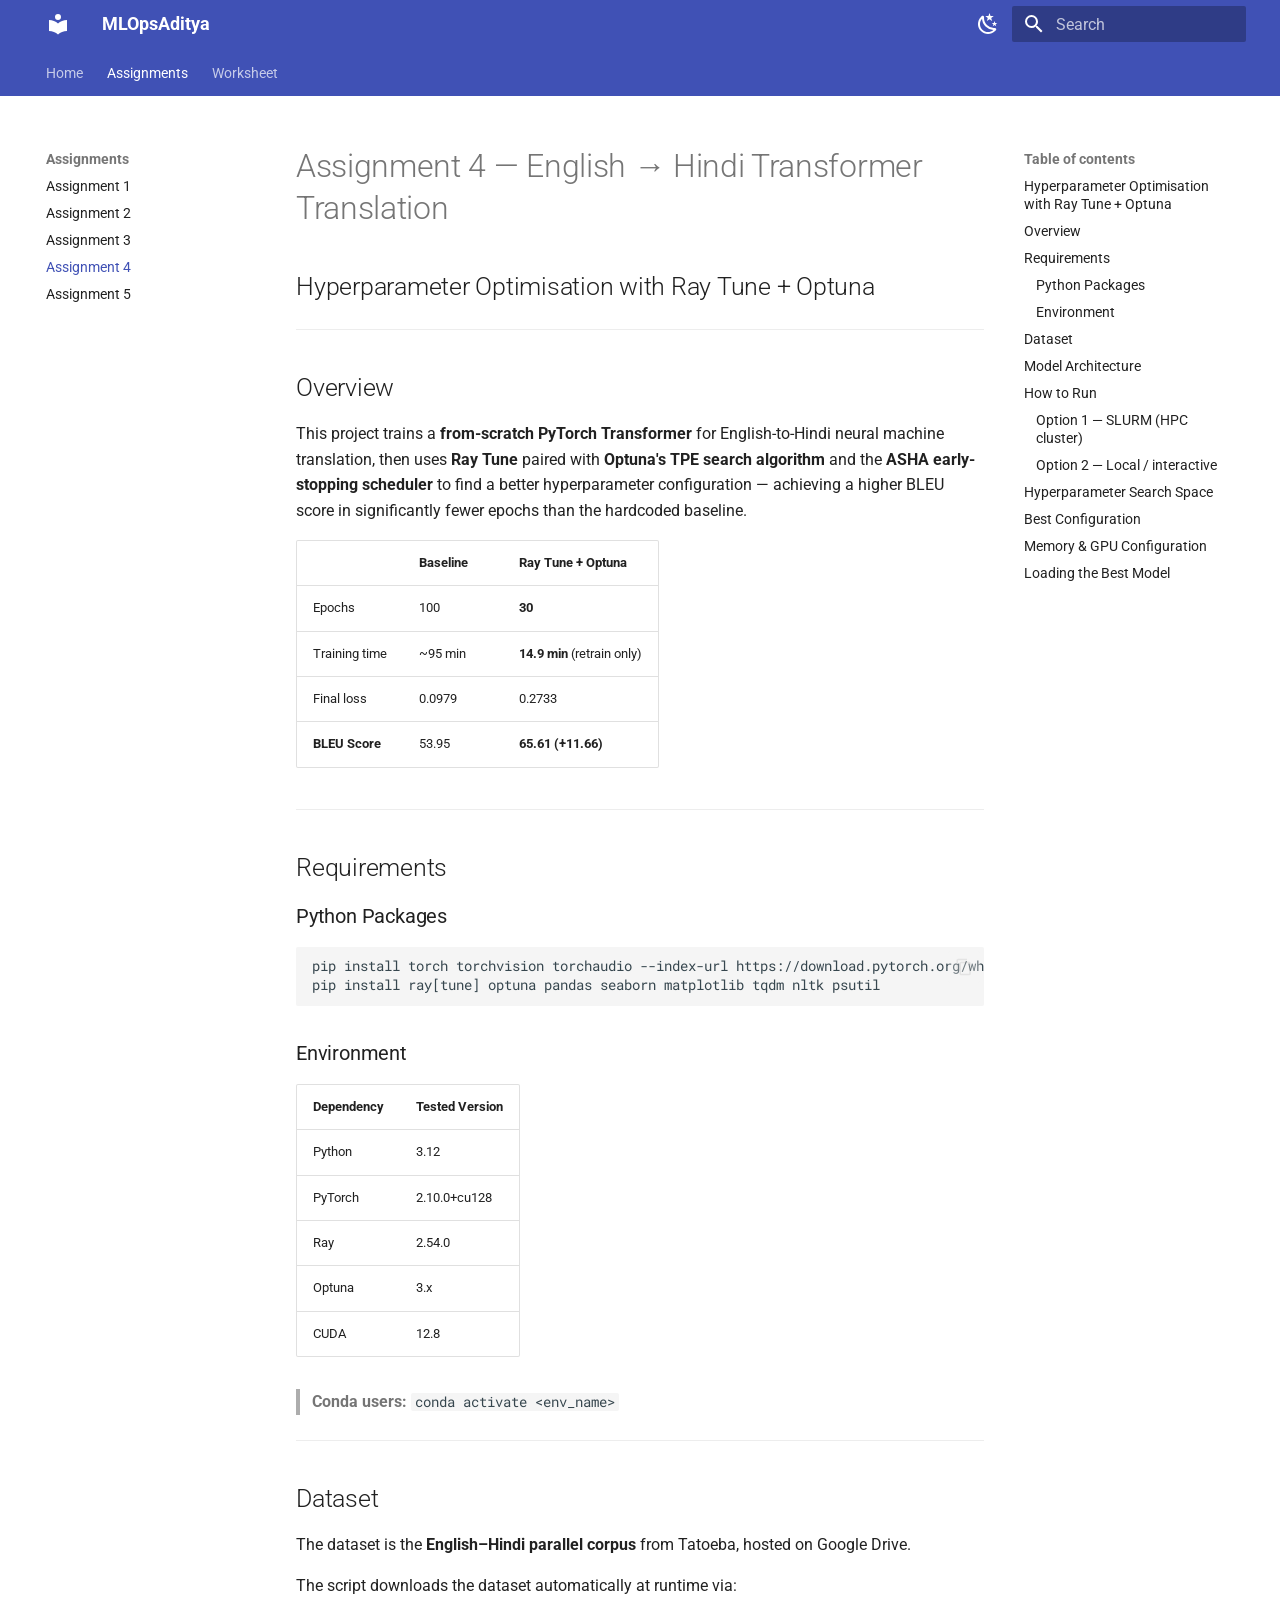
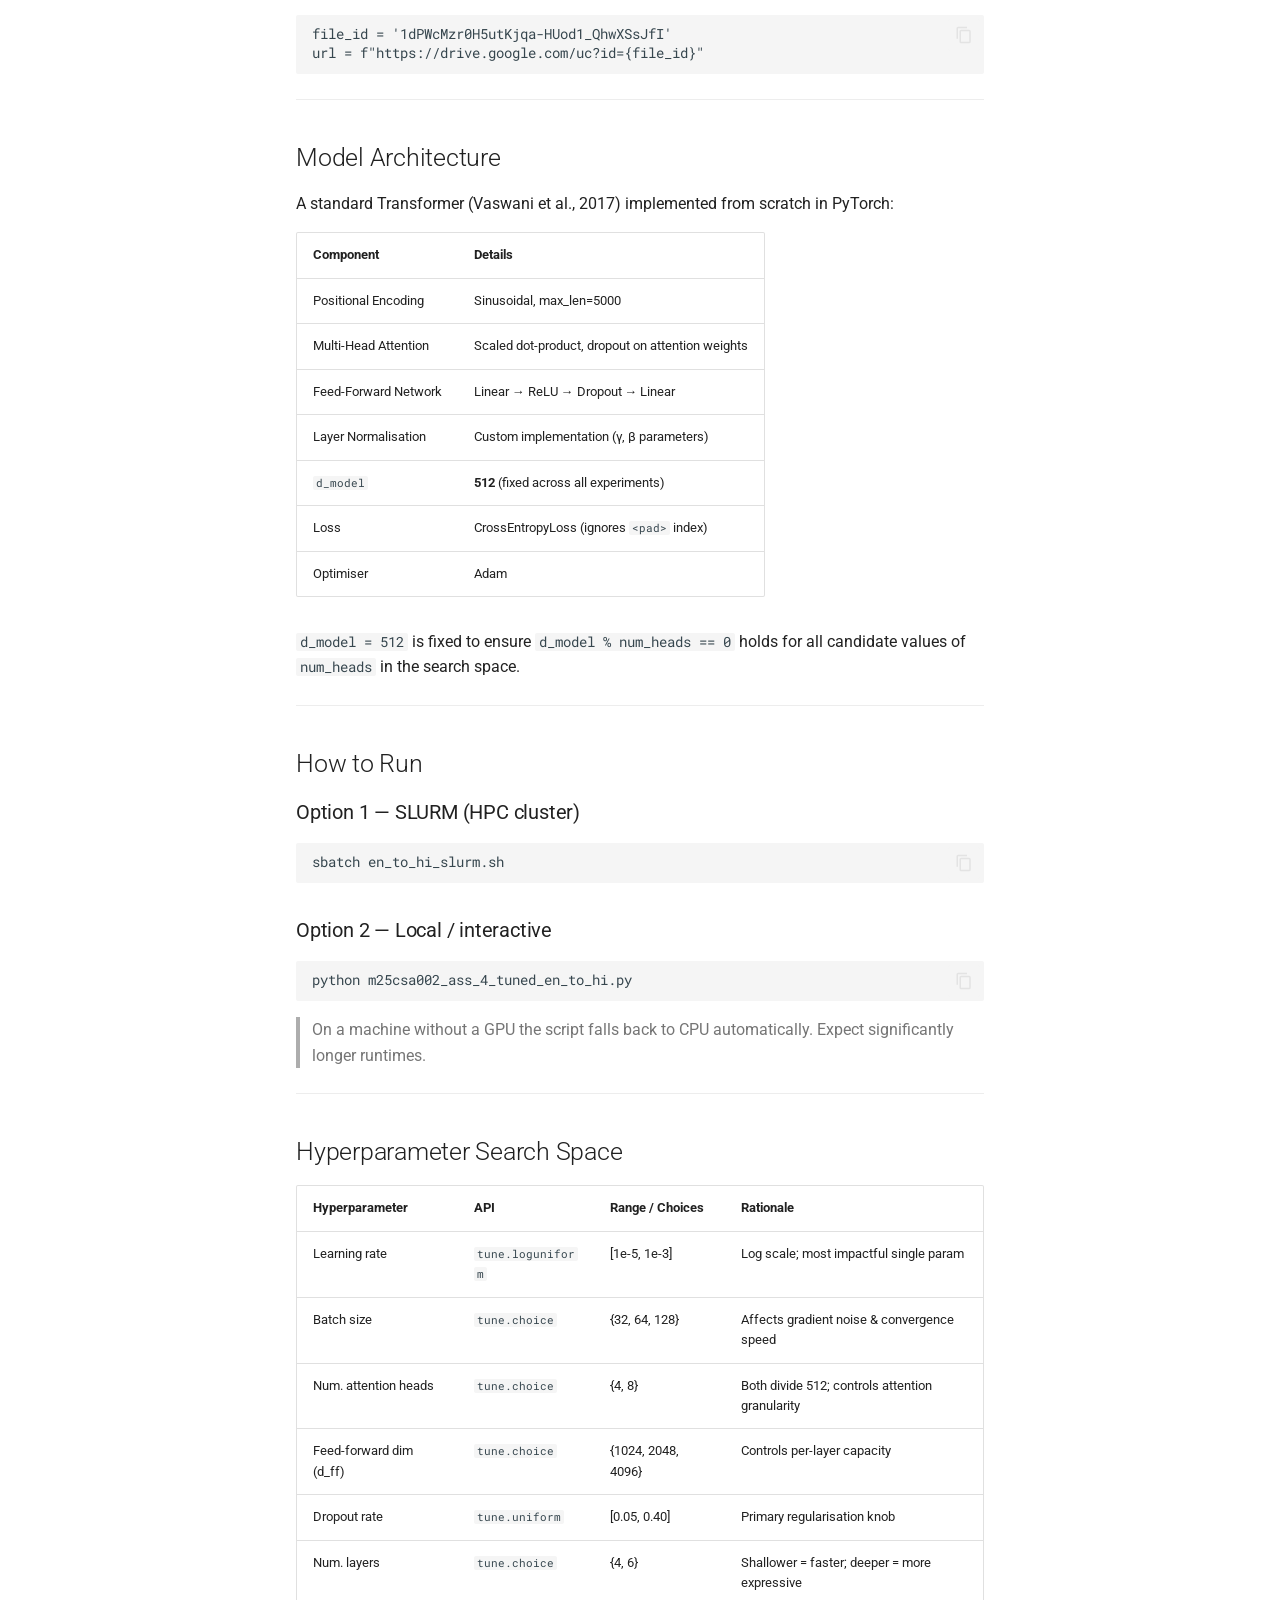
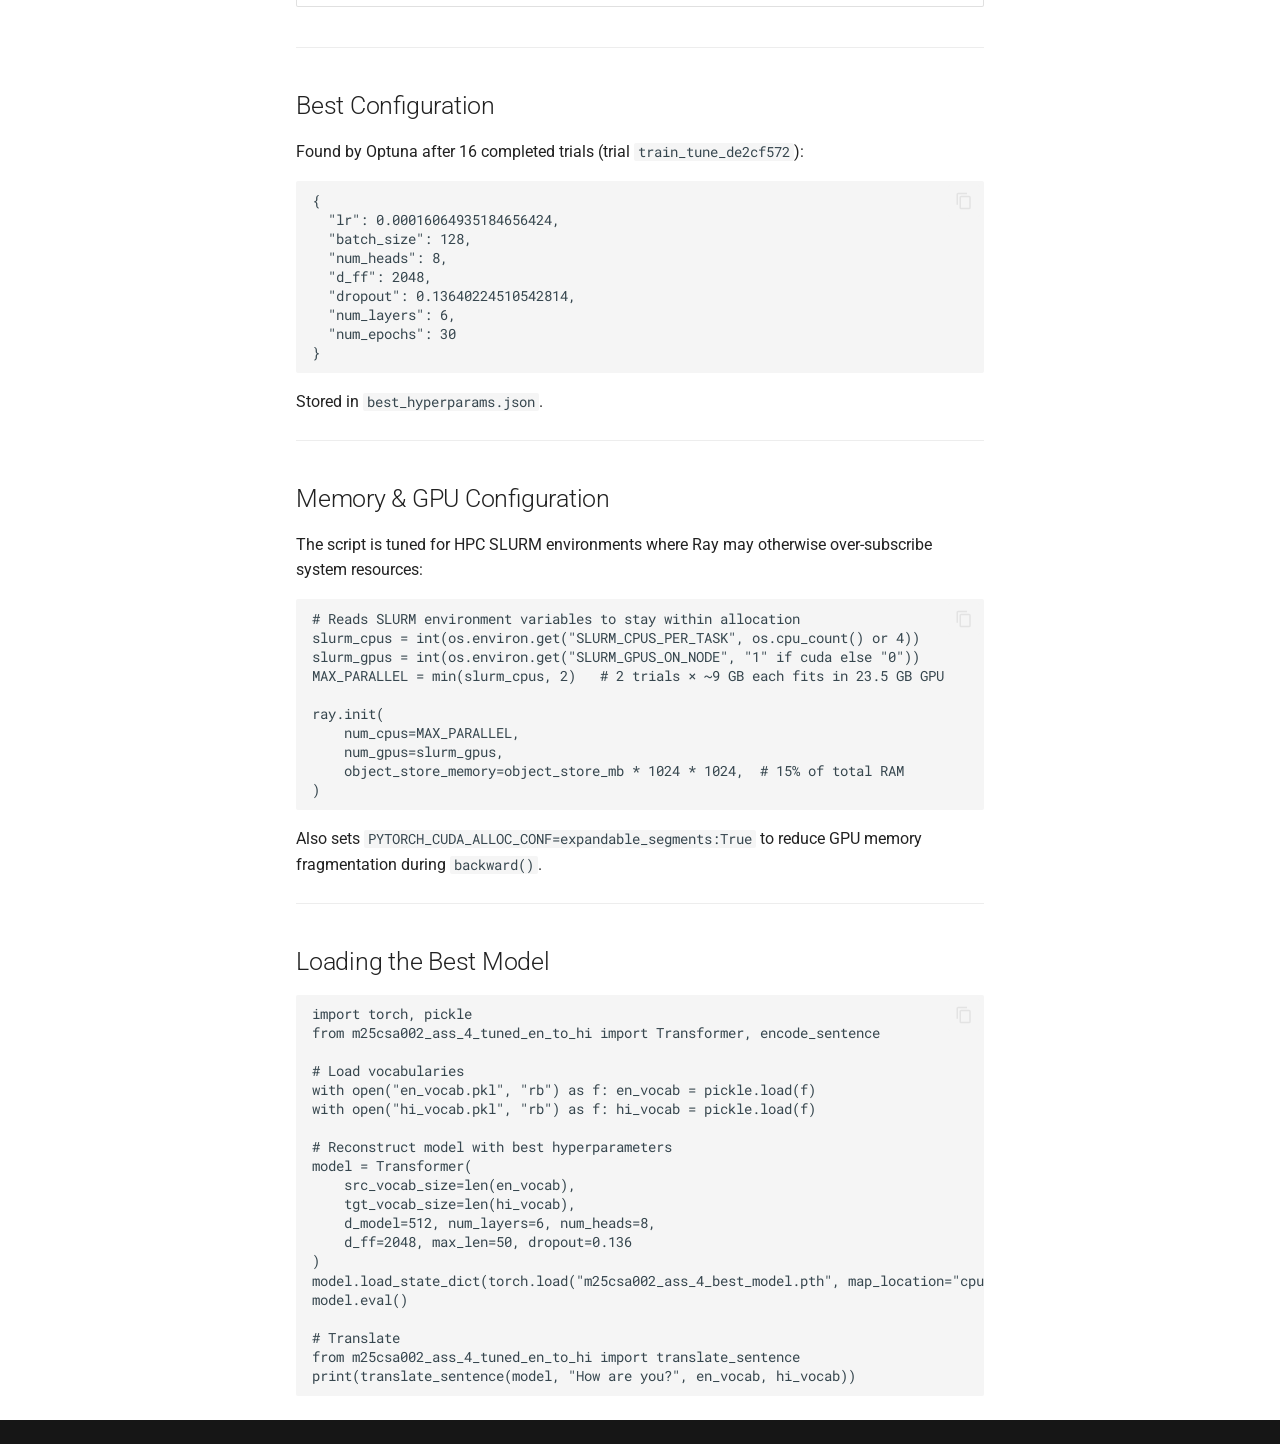
<file: branches/assg_4/index.html>
<!doctype html>
<html lang="en" class="no-js">
  <head>
    
      <meta charset="utf-8">
      <meta name="viewport" content="width=device-width,initial-scale=1">
      
        <meta name="description" content="Branch-based documentation site">
      
      
        <meta name="author" content="Aditya Singh">
      
      
      
        <link rel="prev" href="../assg_3/">
      
      
        <link rel="next" href="../assg_5/">
      
      
        
      
      
      <link rel="icon" href="../../assets/images/favicon.png">
      <meta name="generator" content="mkdocs-1.6.1, mkdocs-material-9.7.6">
    
    
      
        <title>Assignment 4 - MLOpsAditya</title>
      
    
    
      <link rel="stylesheet" href="../../assets/stylesheets/main.484c7ddc.min.css">
      
        
        <link rel="stylesheet" href="../../assets/stylesheets/palette.ab4e12ef.min.css">
      
      


    
    
      
    
    
      
        
        
        <link rel="preconnect" href="https://fonts.gstatic.com" crossorigin>
        <link rel="stylesheet" href="https://fonts.googleapis.com/css?family=Roboto:300,300i,400,400i,700,700i%7CRoboto+Mono:400,400i,700,700i&display=fallback">
        <style>:root{--md-text-font:"Roboto";--md-code-font:"Roboto Mono"}</style>
      
    
    
    <script>__md_scope=new URL("../..",location),__md_hash=e=>[...e].reduce(((e,_)=>(e<<5)-e+_.charCodeAt(0)),0),__md_get=(e,_=localStorage,t=__md_scope)=>JSON.parse(_.getItem(t.pathname+"."+e)),__md_set=(e,_,t=localStorage,a=__md_scope)=>{try{t.setItem(a.pathname+"."+e,JSON.stringify(_))}catch(e){}}</script>
    
      

    
    
  </head>
  
  
    
    
      
    
    
    
    
    <body dir="ltr" data-md-color-scheme="default" data-md-color-primary="indigo" data-md-color-accent="indigo">
  
    
    <input class="md-toggle" data-md-toggle="drawer" type="checkbox" id="__drawer" autocomplete="off">
    <input class="md-toggle" data-md-toggle="search" type="checkbox" id="__search" autocomplete="off">
    <label class="md-overlay" for="__drawer"></label>
    <div data-md-component="skip">
      
        
        <a href="#assignment-4-english-hindi-transformer-translation" class="md-skip">
          Skip to content
        </a>
      
    </div>
    <div data-md-component="announce">
      
    </div>
    
    
      

<header class="md-header" data-md-component="header">
  <nav class="md-header__inner md-grid" aria-label="Header">
    <a href="../.." title="MLOpsAditya" class="md-header__button md-logo" aria-label="MLOpsAditya" data-md-component="logo">
      
  
  <svg xmlns="http://www.w3.org/2000/svg" viewBox="0 0 24 24"><path d="M12 8a3 3 0 0 0 3-3 3 3 0 0 0-3-3 3 3 0 0 0-3 3 3 3 0 0 0 3 3m0 3.54C9.64 9.35 6.5 8 3 8v11c3.5 0 6.64 1.35 9 3.54 2.36-2.19 5.5-3.54 9-3.54V8c-3.5 0-6.64 1.35-9 3.54"/></svg>

    </a>
    <label class="md-header__button md-icon" for="__drawer">
      
      <svg xmlns="http://www.w3.org/2000/svg" viewBox="0 0 24 24"><path d="M3 6h18v2H3zm0 5h18v2H3zm0 5h18v2H3z"/></svg>
    </label>
    <div class="md-header__title" data-md-component="header-title">
      <div class="md-header__ellipsis">
        <div class="md-header__topic">
          <span class="md-ellipsis">
            MLOpsAditya
          </span>
        </div>
        <div class="md-header__topic" data-md-component="header-topic">
          <span class="md-ellipsis">
            
              Assignment 4
            
          </span>
        </div>
      </div>
    </div>
    
      
        <form class="md-header__option" data-md-component="palette">
  
    
    
    
    <input class="md-option" data-md-color-media="" data-md-color-scheme="default" data-md-color-primary="indigo" data-md-color-accent="indigo"  aria-label="Dark mode"  type="radio" name="__palette" id="__palette_0">
    
      <label class="md-header__button md-icon" title="Dark mode" for="__palette_1" hidden>
        <svg xmlns="http://www.w3.org/2000/svg" viewBox="0 0 24 24"><path d="m17.75 4.09-2.53 1.94.91 3.06-2.63-1.81-2.63 1.81.91-3.06-2.53-1.94L12.44 4l1.06-3 1.06 3zm3.5 6.91-1.64 1.25.59 1.98-1.7-1.17-1.7 1.17.59-1.98L15.75 11l2.06-.05L18.5 9l.69 1.95zm-2.28 4.95c.83-.08 1.72 1.1 1.19 1.85-.32.45-.66.87-1.08 1.27C15.17 23 8.84 23 4.94 19.07c-3.91-3.9-3.91-10.24 0-14.14.4-.4.82-.76 1.27-1.08.75-.53 1.93.36 1.85 1.19-.27 2.86.69 5.83 2.89 8.02a9.96 9.96 0 0 0 8.02 2.89m-1.64 2.02a12.08 12.08 0 0 1-7.8-3.47c-2.17-2.19-3.33-5-3.49-7.82-2.81 3.14-2.7 7.96.31 10.98 3.02 3.01 7.84 3.12 10.98.31"/></svg>
      </label>
    
  
    
    
    
    <input class="md-option" data-md-color-media="" data-md-color-scheme="slate" data-md-color-primary="indigo" data-md-color-accent="indigo"  aria-label="Light mode"  type="radio" name="__palette" id="__palette_1">
    
      <label class="md-header__button md-icon" title="Light mode" for="__palette_0" hidden>
        <svg xmlns="http://www.w3.org/2000/svg" viewBox="0 0 24 24"><path d="M12 7a5 5 0 0 1 5 5 5 5 0 0 1-5 5 5 5 0 0 1-5-5 5 5 0 0 1 5-5m0 2a3 3 0 0 0-3 3 3 3 0 0 0 3 3 3 3 0 0 0 3-3 3 3 0 0 0-3-3m0-7 2.39 3.42C13.65 5.15 12.84 5 12 5s-1.65.15-2.39.42zM3.34 7l4.16-.35A7.2 7.2 0 0 0 5.94 8.5c-.44.74-.69 1.5-.83 2.29zm.02 10 1.76-3.77a7.131 7.131 0 0 0 2.38 4.14zM20.65 7l-1.77 3.79a7.02 7.02 0 0 0-2.38-4.15zm-.01 10-4.14.36c.59-.51 1.12-1.14 1.54-1.86.42-.73.69-1.5.83-2.29zM12 22l-2.41-3.44c.74.27 1.55.44 2.41.44.82 0 1.63-.17 2.37-.44z"/></svg>
      </label>
    
  
</form>
      
    
    
      <script>var palette=__md_get("__palette");if(palette&&palette.color){if("(prefers-color-scheme)"===palette.color.media){var media=matchMedia("(prefers-color-scheme: light)"),input=document.querySelector(media.matches?"[data-md-color-media='(prefers-color-scheme: light)']":"[data-md-color-media='(prefers-color-scheme: dark)']");palette.color.media=input.getAttribute("data-md-color-media"),palette.color.scheme=input.getAttribute("data-md-color-scheme"),palette.color.primary=input.getAttribute("data-md-color-primary"),palette.color.accent=input.getAttribute("data-md-color-accent")}for(var[key,value]of Object.entries(palette.color))document.body.setAttribute("data-md-color-"+key,value)}</script>
    
    
    
      
      
        <label class="md-header__button md-icon" for="__search">
          
          <svg xmlns="http://www.w3.org/2000/svg" viewBox="0 0 24 24"><path d="M9.5 3A6.5 6.5 0 0 1 16 9.5c0 1.61-.59 3.09-1.56 4.23l.27.27h.79l5 5-1.5 1.5-5-5v-.79l-.27-.27A6.52 6.52 0 0 1 9.5 16 6.5 6.5 0 0 1 3 9.5 6.5 6.5 0 0 1 9.5 3m0 2C7 5 5 7 5 9.5S7 14 9.5 14 14 12 14 9.5 12 5 9.5 5"/></svg>
        </label>
        <div class="md-search" data-md-component="search" role="dialog">
  <label class="md-search__overlay" for="__search"></label>
  <div class="md-search__inner" role="search">
    <form class="md-search__form" name="search">
      <input type="text" class="md-search__input" name="query" aria-label="Search" placeholder="Search" autocapitalize="off" autocorrect="off" autocomplete="off" spellcheck="false" data-md-component="search-query" required>
      <label class="md-search__icon md-icon" for="__search">
        
        <svg xmlns="http://www.w3.org/2000/svg" viewBox="0 0 24 24"><path d="M9.5 3A6.5 6.5 0 0 1 16 9.5c0 1.61-.59 3.09-1.56 4.23l.27.27h.79l5 5-1.5 1.5-5-5v-.79l-.27-.27A6.52 6.52 0 0 1 9.5 16 6.5 6.5 0 0 1 3 9.5 6.5 6.5 0 0 1 9.5 3m0 2C7 5 5 7 5 9.5S7 14 9.5 14 14 12 14 9.5 12 5 9.5 5"/></svg>
        
        <svg xmlns="http://www.w3.org/2000/svg" viewBox="0 0 24 24"><path d="M20 11v2H8l5.5 5.5-1.42 1.42L4.16 12l7.92-7.92L13.5 5.5 8 11z"/></svg>
      </label>
      <nav class="md-search__options" aria-label="Search">
        
        <button type="reset" class="md-search__icon md-icon" title="Clear" aria-label="Clear" tabindex="-1">
          
          <svg xmlns="http://www.w3.org/2000/svg" viewBox="0 0 24 24"><path d="M19 6.41 17.59 5 12 10.59 6.41 5 5 6.41 10.59 12 5 17.59 6.41 19 12 13.41 17.59 19 19 17.59 13.41 12z"/></svg>
        </button>
      </nav>
      
        <div class="md-search__suggest" data-md-component="search-suggest"></div>
      
    </form>
    <div class="md-search__output">
      <div class="md-search__scrollwrap" tabindex="0" data-md-scrollfix>
        <div class="md-search-result" data-md-component="search-result">
          <div class="md-search-result__meta">
            Initializing search
          </div>
          <ol class="md-search-result__list" role="presentation"></ol>
        </div>
      </div>
    </div>
  </div>
</div>
      
    
    
  </nav>
  
</header>
    
    <div class="md-container" data-md-component="container">
      
      
        
          
            
<nav class="md-tabs" aria-label="Tabs" data-md-component="tabs">
  <div class="md-grid">
    <ul class="md-tabs__list">
      
        
  
  
  
  
    <li class="md-tabs__item">
      <a href="../.." class="md-tabs__link">
        
  
  
    
  
  Home

      </a>
    </li>
  

      
        
  
  
  
    
  
  
    
    
      <li class="md-tabs__item md-tabs__item--active">
        <a href="../assg_1/" class="md-tabs__link">
          
  
  
  Assignments

        </a>
      </li>
    
  

      
        
  
  
  
  
    
    
      <li class="md-tabs__item">
        <a href="../worksheet1/" class="md-tabs__link">
          
  
  
  Worksheet

        </a>
      </li>
    
  

      
    </ul>
  </div>
</nav>
          
        
      
      <main class="md-main" data-md-component="main">
        <div class="md-main__inner md-grid">
          
            
              
              <div class="md-sidebar md-sidebar--primary" data-md-component="sidebar" data-md-type="navigation" >
                <div class="md-sidebar__scrollwrap">
                  <div class="md-sidebar__inner">
                    


  


<nav class="md-nav md-nav--primary md-nav--lifted" aria-label="Navigation" data-md-level="0">
  <label class="md-nav__title" for="__drawer">
    <a href="../.." title="MLOpsAditya" class="md-nav__button md-logo" aria-label="MLOpsAditya" data-md-component="logo">
      
  
  <svg xmlns="http://www.w3.org/2000/svg" viewBox="0 0 24 24"><path d="M12 8a3 3 0 0 0 3-3 3 3 0 0 0-3-3 3 3 0 0 0-3 3 3 3 0 0 0 3 3m0 3.54C9.64 9.35 6.5 8 3 8v11c3.5 0 6.64 1.35 9 3.54 2.36-2.19 5.5-3.54 9-3.54V8c-3.5 0-6.64 1.35-9 3.54"/></svg>

    </a>
    MLOpsAditya
  </label>
  
  <ul class="md-nav__list" data-md-scrollfix>
    
      
      
  
  
  
  
    <li class="md-nav__item">
      <a href="../.." class="md-nav__link">
        
  
  
  <span class="md-ellipsis">
    
  
    Home
  

    
  </span>
  
  

      </a>
    </li>
  

    
      
      
  
  
    
  
  
  
    
    
    
    
      
        
        
      
      
        
      
    
    
    <li class="md-nav__item md-nav__item--active md-nav__item--section md-nav__item--nested">
      
        
        
        <input class="md-nav__toggle md-toggle " type="checkbox" id="__nav_2" checked>
        
          
          <label class="md-nav__link" for="__nav_2" id="__nav_2_label" tabindex="">
            
  
  
  <span class="md-ellipsis">
    
  
    Assignments
  

    
  </span>
  
  

            <span class="md-nav__icon md-icon"></span>
          </label>
        
        <nav class="md-nav" data-md-level="1" aria-labelledby="__nav_2_label" aria-expanded="true">
          <label class="md-nav__title" for="__nav_2">
            <span class="md-nav__icon md-icon"></span>
            
  
    Assignments
  

          </label>
          <ul class="md-nav__list" data-md-scrollfix>
            
              
                
  
  
  
  
    <li class="md-nav__item">
      <a href="../assg_1/" class="md-nav__link">
        
  
  
  <span class="md-ellipsis">
    
  
    Assignment 1
  

    
  </span>
  
  

      </a>
    </li>
  

              
            
              
                
  
  
  
  
    <li class="md-nav__item">
      <a href="../assg_2/" class="md-nav__link">
        
  
  
  <span class="md-ellipsis">
    
  
    Assignment 2
  

    
  </span>
  
  

      </a>
    </li>
  

              
            
              
                
  
  
  
  
    <li class="md-nav__item">
      <a href="../assg_3/" class="md-nav__link">
        
  
  
  <span class="md-ellipsis">
    
  
    Assignment 3
  

    
  </span>
  
  

      </a>
    </li>
  

              
            
              
                
  
  
    
  
  
  
    <li class="md-nav__item md-nav__item--active">
      
      <input class="md-nav__toggle md-toggle" type="checkbox" id="__toc">
      
      
        
      
      
        <label class="md-nav__link md-nav__link--active" for="__toc">
          
  
  
  <span class="md-ellipsis">
    
  
    Assignment 4
  

    
  </span>
  
  

          <span class="md-nav__icon md-icon"></span>
        </label>
      
      <a href="./" class="md-nav__link md-nav__link--active">
        
  
  
  <span class="md-ellipsis">
    
  
    Assignment 4
  

    
  </span>
  
  

      </a>
      
        

<nav class="md-nav md-nav--secondary" aria-label="Table of contents">
  
  
  
    
  
  
    <label class="md-nav__title" for="__toc">
      <span class="md-nav__icon md-icon"></span>
      Table of contents
    </label>
    <ul class="md-nav__list" data-md-component="toc" data-md-scrollfix>
      
        <li class="md-nav__item">
  <a href="#hyperparameter-optimisation-with-ray-tune-optuna" class="md-nav__link">
    <span class="md-ellipsis">
      
        Hyperparameter Optimisation with Ray Tune + Optuna
      
    </span>
  </a>
  
</li>
      
        <li class="md-nav__item">
  <a href="#overview" class="md-nav__link">
    <span class="md-ellipsis">
      
        Overview
      
    </span>
  </a>
  
</li>
      
        <li class="md-nav__item">
  <a href="#requirements" class="md-nav__link">
    <span class="md-ellipsis">
      
        Requirements
      
    </span>
  </a>
  
    <nav class="md-nav" aria-label="Requirements">
      <ul class="md-nav__list">
        
          <li class="md-nav__item">
  <a href="#python-packages" class="md-nav__link">
    <span class="md-ellipsis">
      
        Python Packages
      
    </span>
  </a>
  
</li>
        
          <li class="md-nav__item">
  <a href="#environment" class="md-nav__link">
    <span class="md-ellipsis">
      
        Environment
      
    </span>
  </a>
  
</li>
        
      </ul>
    </nav>
  
</li>
      
        <li class="md-nav__item">
  <a href="#dataset" class="md-nav__link">
    <span class="md-ellipsis">
      
        Dataset
      
    </span>
  </a>
  
</li>
      
        <li class="md-nav__item">
  <a href="#model-architecture" class="md-nav__link">
    <span class="md-ellipsis">
      
        Model Architecture
      
    </span>
  </a>
  
</li>
      
        <li class="md-nav__item">
  <a href="#how-to-run" class="md-nav__link">
    <span class="md-ellipsis">
      
        How to Run
      
    </span>
  </a>
  
    <nav class="md-nav" aria-label="How to Run">
      <ul class="md-nav__list">
        
          <li class="md-nav__item">
  <a href="#option-1-slurm-hpc-cluster" class="md-nav__link">
    <span class="md-ellipsis">
      
        Option 1 — SLURM (HPC cluster)
      
    </span>
  </a>
  
</li>
        
          <li class="md-nav__item">
  <a href="#option-2-local-interactive" class="md-nav__link">
    <span class="md-ellipsis">
      
        Option 2 — Local / interactive
      
    </span>
  </a>
  
</li>
        
      </ul>
    </nav>
  
</li>
      
        <li class="md-nav__item">
  <a href="#hyperparameter-search-space" class="md-nav__link">
    <span class="md-ellipsis">
      
        Hyperparameter Search Space
      
    </span>
  </a>
  
</li>
      
        <li class="md-nav__item">
  <a href="#best-configuration" class="md-nav__link">
    <span class="md-ellipsis">
      
        Best Configuration
      
    </span>
  </a>
  
</li>
      
        <li class="md-nav__item">
  <a href="#memory-gpu-configuration" class="md-nav__link">
    <span class="md-ellipsis">
      
        Memory &amp; GPU Configuration
      
    </span>
  </a>
  
</li>
      
        <li class="md-nav__item">
  <a href="#loading-the-best-model" class="md-nav__link">
    <span class="md-ellipsis">
      
        Loading the Best Model
      
    </span>
  </a>
  
</li>
      
    </ul>
  
</nav>
      
    </li>
  

              
            
              
                
  
  
  
  
    <li class="md-nav__item">
      <a href="../assg_5/" class="md-nav__link">
        
  
  
  <span class="md-ellipsis">
    
  
    Assignment 5
  

    
  </span>
  
  

      </a>
    </li>
  

              
            
          </ul>
        </nav>
      
    </li>
  

    
      
      
  
  
  
  
    
    
    
    
      
      
        
      
    
    
    <li class="md-nav__item md-nav__item--nested">
      
        
        
          
        
        <input class="md-nav__toggle md-toggle md-toggle--indeterminate" type="checkbox" id="__nav_3" >
        
          
          <label class="md-nav__link" for="__nav_3" id="__nav_3_label" tabindex="0">
            
  
  
  <span class="md-ellipsis">
    
  
    Worksheet
  

    
  </span>
  
  

            <span class="md-nav__icon md-icon"></span>
          </label>
        
        <nav class="md-nav" data-md-level="1" aria-labelledby="__nav_3_label" aria-expanded="false">
          <label class="md-nav__title" for="__nav_3">
            <span class="md-nav__icon md-icon"></span>
            
  
    Worksheet
  

          </label>
          <ul class="md-nav__list" data-md-scrollfix>
            
              
                
  
  
  
  
    <li class="md-nav__item">
      <a href="../worksheet1/" class="md-nav__link">
        
  
  
  <span class="md-ellipsis">
    
  
    Worksheet 1
  

    
  </span>
  
  

      </a>
    </li>
  

              
            
          </ul>
        </nav>
      
    </li>
  

    
  </ul>
</nav>
                  </div>
                </div>
              </div>
            
            
              
              <div class="md-sidebar md-sidebar--secondary" data-md-component="sidebar" data-md-type="toc" >
                <div class="md-sidebar__scrollwrap">
                  <div class="md-sidebar__inner">
                    

<nav class="md-nav md-nav--secondary" aria-label="Table of contents">
  
  
  
    
  
  
    <label class="md-nav__title" for="__toc">
      <span class="md-nav__icon md-icon"></span>
      Table of contents
    </label>
    <ul class="md-nav__list" data-md-component="toc" data-md-scrollfix>
      
        <li class="md-nav__item">
  <a href="#hyperparameter-optimisation-with-ray-tune-optuna" class="md-nav__link">
    <span class="md-ellipsis">
      
        Hyperparameter Optimisation with Ray Tune + Optuna
      
    </span>
  </a>
  
</li>
      
        <li class="md-nav__item">
  <a href="#overview" class="md-nav__link">
    <span class="md-ellipsis">
      
        Overview
      
    </span>
  </a>
  
</li>
      
        <li class="md-nav__item">
  <a href="#requirements" class="md-nav__link">
    <span class="md-ellipsis">
      
        Requirements
      
    </span>
  </a>
  
    <nav class="md-nav" aria-label="Requirements">
      <ul class="md-nav__list">
        
          <li class="md-nav__item">
  <a href="#python-packages" class="md-nav__link">
    <span class="md-ellipsis">
      
        Python Packages
      
    </span>
  </a>
  
</li>
        
          <li class="md-nav__item">
  <a href="#environment" class="md-nav__link">
    <span class="md-ellipsis">
      
        Environment
      
    </span>
  </a>
  
</li>
        
      </ul>
    </nav>
  
</li>
      
        <li class="md-nav__item">
  <a href="#dataset" class="md-nav__link">
    <span class="md-ellipsis">
      
        Dataset
      
    </span>
  </a>
  
</li>
      
        <li class="md-nav__item">
  <a href="#model-architecture" class="md-nav__link">
    <span class="md-ellipsis">
      
        Model Architecture
      
    </span>
  </a>
  
</li>
      
        <li class="md-nav__item">
  <a href="#how-to-run" class="md-nav__link">
    <span class="md-ellipsis">
      
        How to Run
      
    </span>
  </a>
  
    <nav class="md-nav" aria-label="How to Run">
      <ul class="md-nav__list">
        
          <li class="md-nav__item">
  <a href="#option-1-slurm-hpc-cluster" class="md-nav__link">
    <span class="md-ellipsis">
      
        Option 1 — SLURM (HPC cluster)
      
    </span>
  </a>
  
</li>
        
          <li class="md-nav__item">
  <a href="#option-2-local-interactive" class="md-nav__link">
    <span class="md-ellipsis">
      
        Option 2 — Local / interactive
      
    </span>
  </a>
  
</li>
        
      </ul>
    </nav>
  
</li>
      
        <li class="md-nav__item">
  <a href="#hyperparameter-search-space" class="md-nav__link">
    <span class="md-ellipsis">
      
        Hyperparameter Search Space
      
    </span>
  </a>
  
</li>
      
        <li class="md-nav__item">
  <a href="#best-configuration" class="md-nav__link">
    <span class="md-ellipsis">
      
        Best Configuration
      
    </span>
  </a>
  
</li>
      
        <li class="md-nav__item">
  <a href="#memory-gpu-configuration" class="md-nav__link">
    <span class="md-ellipsis">
      
        Memory &amp; GPU Configuration
      
    </span>
  </a>
  
</li>
      
        <li class="md-nav__item">
  <a href="#loading-the-best-model" class="md-nav__link">
    <span class="md-ellipsis">
      
        Loading the Best Model
      
    </span>
  </a>
  
</li>
      
    </ul>
  
</nav>
                  </div>
                </div>
              </div>
            
          
          
            <div class="md-content" data-md-component="content">
              
              <article class="md-content__inner md-typeset">
                
                  



<h1 id="assignment-4-english-hindi-transformer-translation">Assignment 4 — English → Hindi Transformer Translation</h1>
<h2 id="hyperparameter-optimisation-with-ray-tune-optuna">Hyperparameter Optimisation with Ray Tune + Optuna</h2>
<hr />
<h2 id="overview">Overview</h2>
<p>This project trains a <strong>from-scratch PyTorch Transformer</strong> for English-to-Hindi neural machine translation, then uses <strong>Ray Tune</strong> paired with <strong>Optuna's TPE search algorithm</strong> and the <strong>ASHA early-stopping scheduler</strong> to find a better hyperparameter configuration — achieving a higher BLEU score in significantly fewer epochs than the hardcoded baseline.</p>
<table>
<thead>
<tr>
<th></th>
<th>Baseline</th>
<th>Ray Tune + Optuna</th>
</tr>
</thead>
<tbody>
<tr>
<td>Epochs</td>
<td>100</td>
<td><strong>30</strong></td>
</tr>
<tr>
<td>Training time</td>
<td>~95 min</td>
<td><strong>14.9 min</strong> (retrain only)</td>
</tr>
<tr>
<td>Final loss</td>
<td>0.0979</td>
<td>0.2733</td>
</tr>
<tr>
<td><strong>BLEU Score</strong></td>
<td>53.95</td>
<td><strong>65.61 (+11.66)</strong></td>
</tr>
</tbody>
</table>
<hr />
<h2 id="requirements">Requirements</h2>
<h3 id="python-packages">Python Packages</h3>
<pre><code class="language-bash">pip install torch torchvision torchaudio --index-url https://download.pytorch.org/whl/cu128
pip install ray[tune] optuna pandas seaborn matplotlib tqdm nltk psutil
</code></pre>
<h3 id="environment">Environment</h3>
<table>
<thead>
<tr>
<th>Dependency</th>
<th>Tested Version</th>
</tr>
</thead>
<tbody>
<tr>
<td>Python</td>
<td>3.12</td>
</tr>
<tr>
<td>PyTorch</td>
<td>2.10.0+cu128</td>
</tr>
<tr>
<td>Ray</td>
<td>2.54.0</td>
</tr>
<tr>
<td>Optuna</td>
<td>3.x</td>
</tr>
<tr>
<td>CUDA</td>
<td>12.8</td>
</tr>
</tbody>
</table>
<blockquote>
<p><strong>Conda users:</strong> <code>conda activate &lt;env_name&gt;</code></p>
</blockquote>
<hr />
<h2 id="dataset">Dataset</h2>
<p>The dataset is the <strong>English–Hindi parallel corpus</strong> from Tatoeba, hosted on Google Drive.</p>
<p>The script downloads the dataset automatically at runtime via:</p>
<pre><code class="language-python">file_id = '1dPWcMzr0H5utKjqa-HUod1_QhwXSsJfI'
url = f&quot;https://drive.google.com/uc?id={file_id}&quot;
</code></pre>
<hr />
<h2 id="model-architecture">Model Architecture</h2>
<p>A standard Transformer (Vaswani et al., 2017) implemented from scratch in PyTorch:</p>
<table>
<thead>
<tr>
<th>Component</th>
<th>Details</th>
</tr>
</thead>
<tbody>
<tr>
<td>Positional Encoding</td>
<td>Sinusoidal, max_len=5000</td>
</tr>
<tr>
<td>Multi-Head Attention</td>
<td>Scaled dot-product, dropout on attention weights</td>
</tr>
<tr>
<td>Feed-Forward Network</td>
<td>Linear → ReLU → Dropout → Linear</td>
</tr>
<tr>
<td>Layer Normalisation</td>
<td>Custom implementation (γ, β parameters)</td>
</tr>
<tr>
<td><code>d_model</code></td>
<td><strong>512</strong> (fixed across all experiments)</td>
</tr>
<tr>
<td>Loss</td>
<td>CrossEntropyLoss (ignores <code>&lt;pad&gt;</code> index)</td>
</tr>
<tr>
<td>Optimiser</td>
<td>Adam</td>
</tr>
</tbody>
</table>
<p><code>d_model = 512</code> is fixed to ensure <code>d_model % num_heads == 0</code> holds for all candidate values of <code>num_heads</code> in the search space.</p>
<hr />
<h2 id="how-to-run">How to Run</h2>
<h3 id="option-1-slurm-hpc-cluster">Option 1 — SLURM (HPC cluster)</h3>
<pre><code class="language-bash">sbatch en_to_hi_slurm.sh
</code></pre>
<h3 id="option-2-local-interactive">Option 2 — Local / interactive</h3>
<pre><code class="language-bash">python m25csa002_ass_4_tuned_en_to_hi.py
</code></pre>
<blockquote>
<p>On a machine without a GPU the script falls back to CPU automatically. Expect significantly longer runtimes.</p>
</blockquote>
<hr />
<h2 id="hyperparameter-search-space">Hyperparameter Search Space</h2>
<table>
<thead>
<tr>
<th>Hyperparameter</th>
<th>API</th>
<th>Range / Choices</th>
<th>Rationale</th>
</tr>
</thead>
<tbody>
<tr>
<td>Learning rate</td>
<td><code>tune.loguniform</code></td>
<td>[1e-5, 1e-3]</td>
<td>Log scale; most impactful single param</td>
</tr>
<tr>
<td>Batch size</td>
<td><code>tune.choice</code></td>
<td>{32, 64, 128}</td>
<td>Affects gradient noise &amp; convergence speed</td>
</tr>
<tr>
<td>Num. attention heads</td>
<td><code>tune.choice</code></td>
<td>{4, 8}</td>
<td>Both divide 512; controls attention granularity</td>
</tr>
<tr>
<td>Feed-forward dim (d_ff)</td>
<td><code>tune.choice</code></td>
<td>{1024, 2048, 4096}</td>
<td>Controls per-layer capacity</td>
</tr>
<tr>
<td>Dropout rate</td>
<td><code>tune.uniform</code></td>
<td>[0.05, 0.40]</td>
<td>Primary regularisation knob</td>
</tr>
<tr>
<td>Num. layers</td>
<td><code>tune.choice</code></td>
<td>{4, 6}</td>
<td>Shallower = faster; deeper = more expressive</td>
</tr>
</tbody>
</table>
<hr />
<h2 id="best-configuration">Best Configuration</h2>
<p>Found by Optuna after 16 completed trials (trial <code>train_tune_de2cf572</code>):</p>
<pre><code class="language-json">{
  &quot;lr&quot;: 0.00016064935184656424,
  &quot;batch_size&quot;: 128,
  &quot;num_heads&quot;: 8,
  &quot;d_ff&quot;: 2048,
  &quot;dropout&quot;: 0.13640224510542814,
  &quot;num_layers&quot;: 6,
  &quot;num_epochs&quot;: 30
}
</code></pre>
<p>Stored in <code>best_hyperparams.json</code>.</p>
<hr />
<h2 id="memory-gpu-configuration">Memory &amp; GPU Configuration</h2>
<p>The script is tuned for HPC SLURM environments where Ray may otherwise over-subscribe system resources:</p>
<pre><code class="language-python"># Reads SLURM environment variables to stay within allocation
slurm_cpus = int(os.environ.get(&quot;SLURM_CPUS_PER_TASK&quot;, os.cpu_count() or 4))
slurm_gpus = int(os.environ.get(&quot;SLURM_GPUS_ON_NODE&quot;, &quot;1&quot; if cuda else &quot;0&quot;))
MAX_PARALLEL = min(slurm_cpus, 2)   # 2 trials × ~9 GB each fits in 23.5 GB GPU

ray.init(
    num_cpus=MAX_PARALLEL,
    num_gpus=slurm_gpus,
    object_store_memory=object_store_mb * 1024 * 1024,  # 15% of total RAM
)
</code></pre>
<p>Also sets <code>PYTORCH_CUDA_ALLOC_CONF=expandable_segments:True</code> to reduce GPU memory fragmentation during <code>backward()</code>.</p>
<hr />
<h2 id="loading-the-best-model">Loading the Best Model</h2>
<pre><code class="language-python">import torch, pickle
from m25csa002_ass_4_tuned_en_to_hi import Transformer, encode_sentence

# Load vocabularies
with open(&quot;en_vocab.pkl&quot;, &quot;rb&quot;) as f: en_vocab = pickle.load(f)
with open(&quot;hi_vocab.pkl&quot;, &quot;rb&quot;) as f: hi_vocab = pickle.load(f)

# Reconstruct model with best hyperparameters
model = Transformer(
    src_vocab_size=len(en_vocab),
    tgt_vocab_size=len(hi_vocab),
    d_model=512, num_layers=6, num_heads=8,
    d_ff=2048, max_len=50, dropout=0.136
)
model.load_state_dict(torch.load(&quot;m25csa002_ass_4_best_model.pth&quot;, map_location=&quot;cpu&quot;))
model.eval()

# Translate
from m25csa002_ass_4_tuned_en_to_hi import translate_sentence
print(translate_sentence(model, &quot;How are you?&quot;, en_vocab, hi_vocab))
</code></pre>












                
              </article>
            </div>
          
          
<script>var target=document.getElementById(location.hash.slice(1));target&&target.name&&(target.checked=target.name.startsWith("__tabbed_"))</script>
        </div>
        
          <button type="button" class="md-top md-icon" data-md-component="top" hidden>
  
  <svg xmlns="http://www.w3.org/2000/svg" viewBox="0 0 24 24"><path d="M13 20h-2V8l-5.5 5.5-1.42-1.42L12 4.16l7.92 7.92-1.42 1.42L13 8z"/></svg>
  Back to top
</button>
        
      </main>
      
        <footer class="md-footer">
  
  <div class="md-footer-meta md-typeset">
    <div class="md-footer-meta__inner md-grid">
      <div class="md-copyright">
  
  
</div>
      
    </div>
  </div>
</footer>
      
    </div>
    <div class="md-dialog" data-md-component="dialog">
      <div class="md-dialog__inner md-typeset"></div>
    </div>
    
    
    
      
      
      <script id="__config" type="application/json">{"annotate": null, "base": "../..", "features": ["navigation.tabs", "navigation.sections", "navigation.expand", "navigation.top", "navigation.instant", "content.code.copy", "search.suggest", "search.highlight"], "search": "../../assets/javascripts/workers/search.2c215733.min.js", "tags": null, "translations": {"clipboard.copied": "Copied to clipboard", "clipboard.copy": "Copy to clipboard", "search.result.more.one": "1 more on this page", "search.result.more.other": "# more on this page", "search.result.none": "No matching documents", "search.result.one": "1 matching document", "search.result.other": "# matching documents", "search.result.placeholder": "Type to start searching", "search.result.term.missing": "Missing", "select.version": "Select version"}, "version": null}</script>
    
    
      <script src="../../assets/javascripts/bundle.79ae519e.min.js"></script>
      
    
  </body>
</html>
</file>
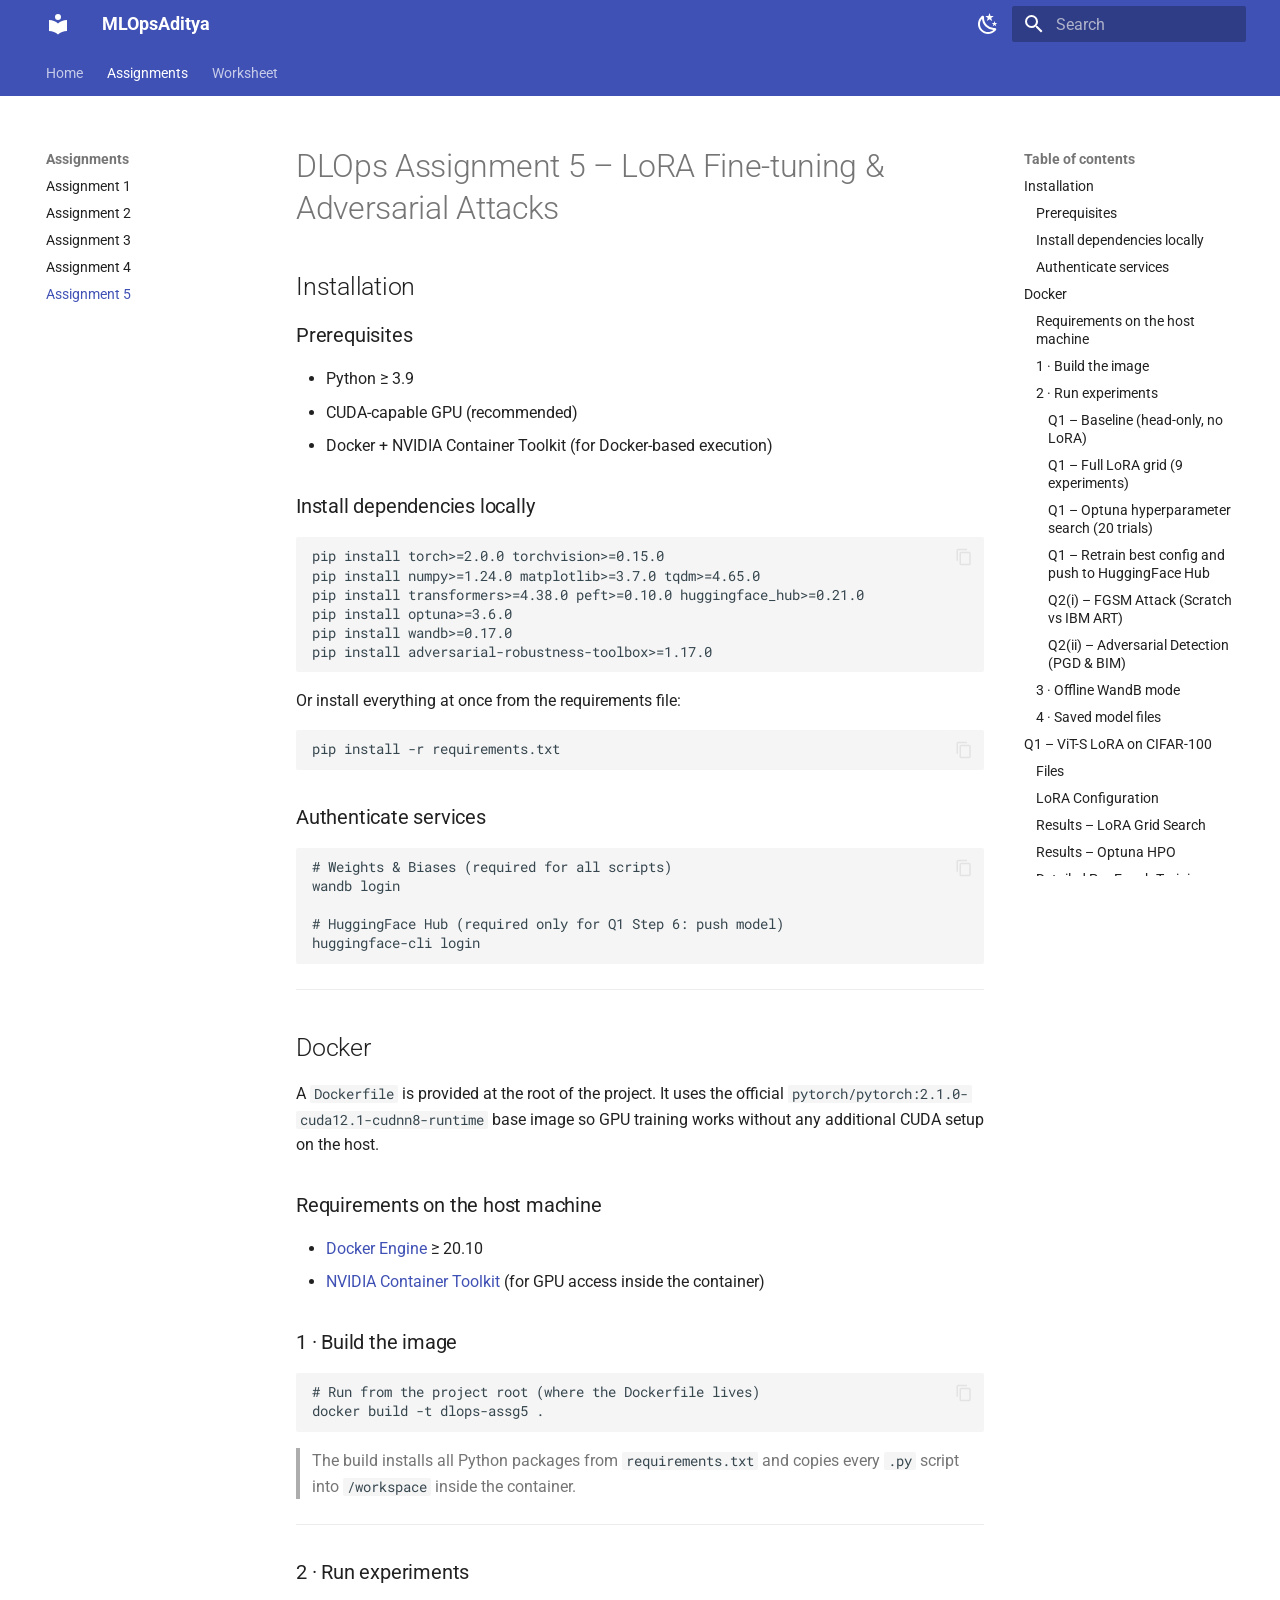
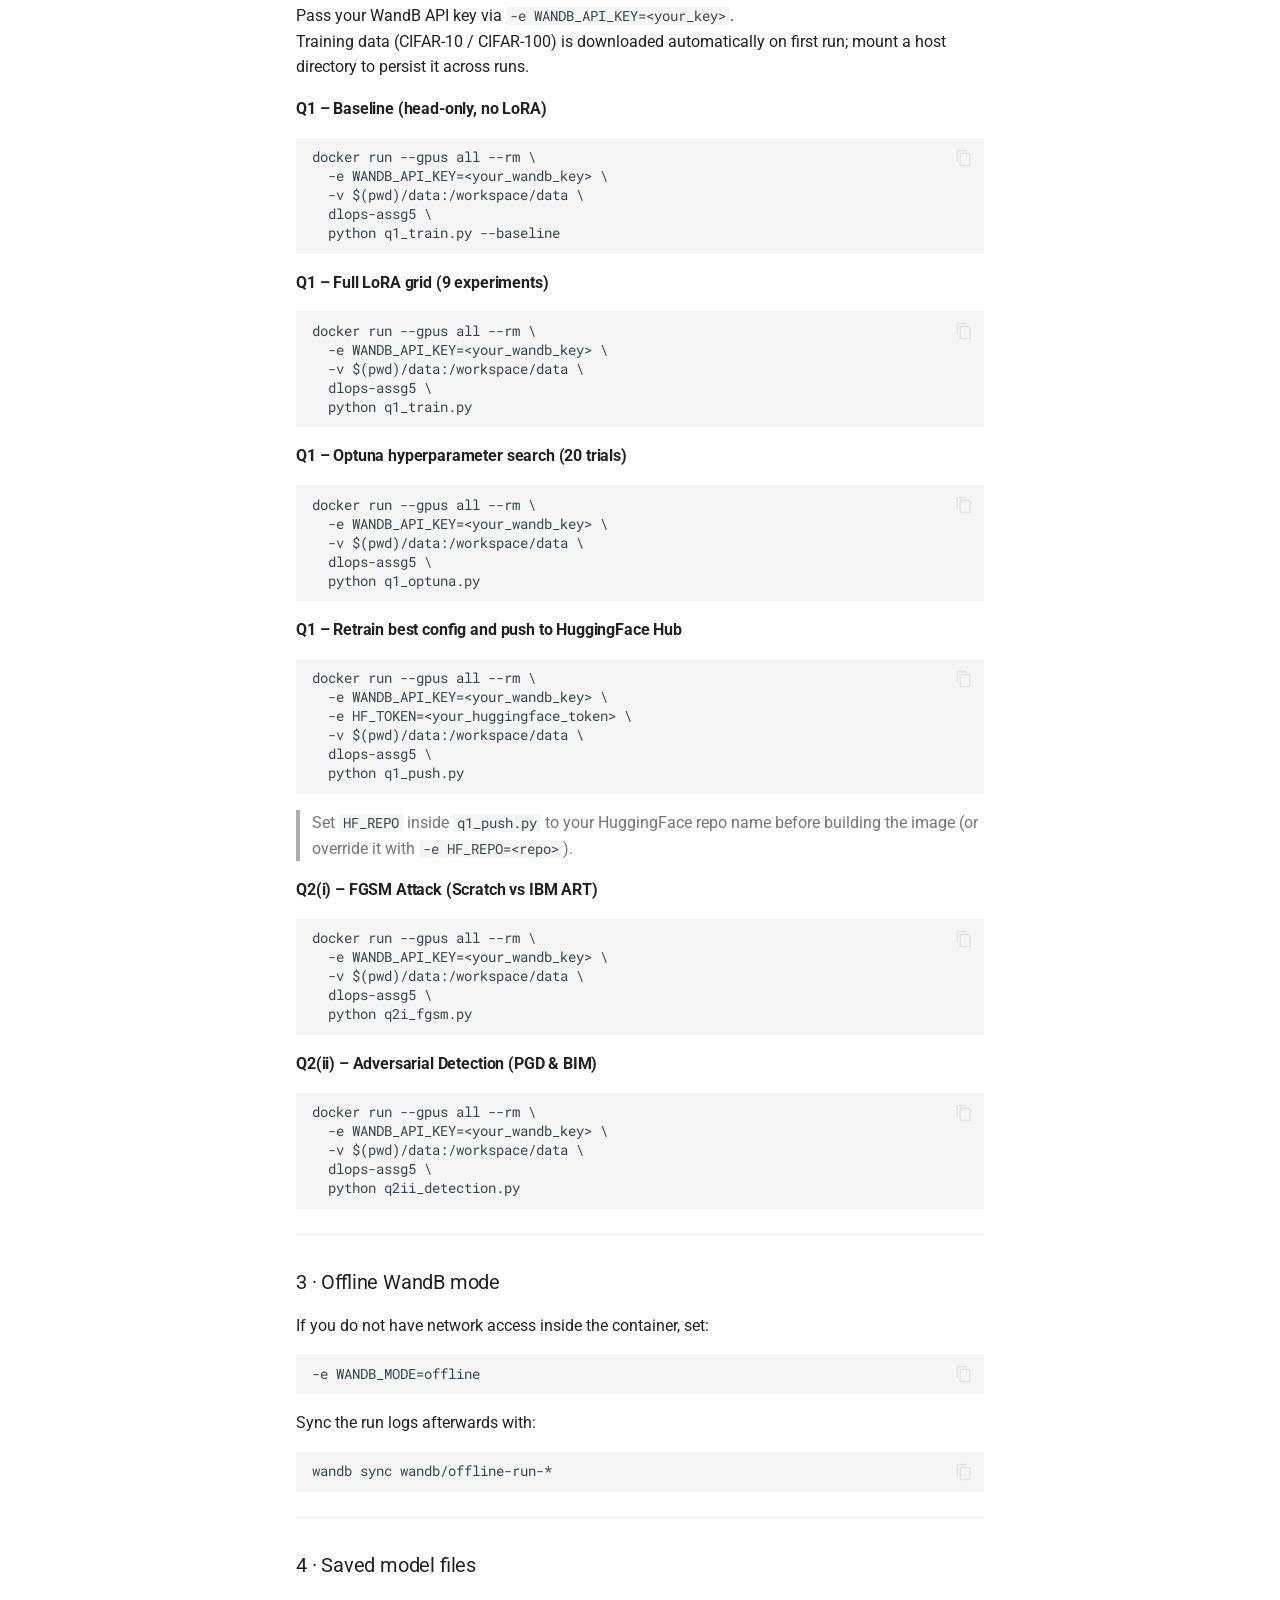
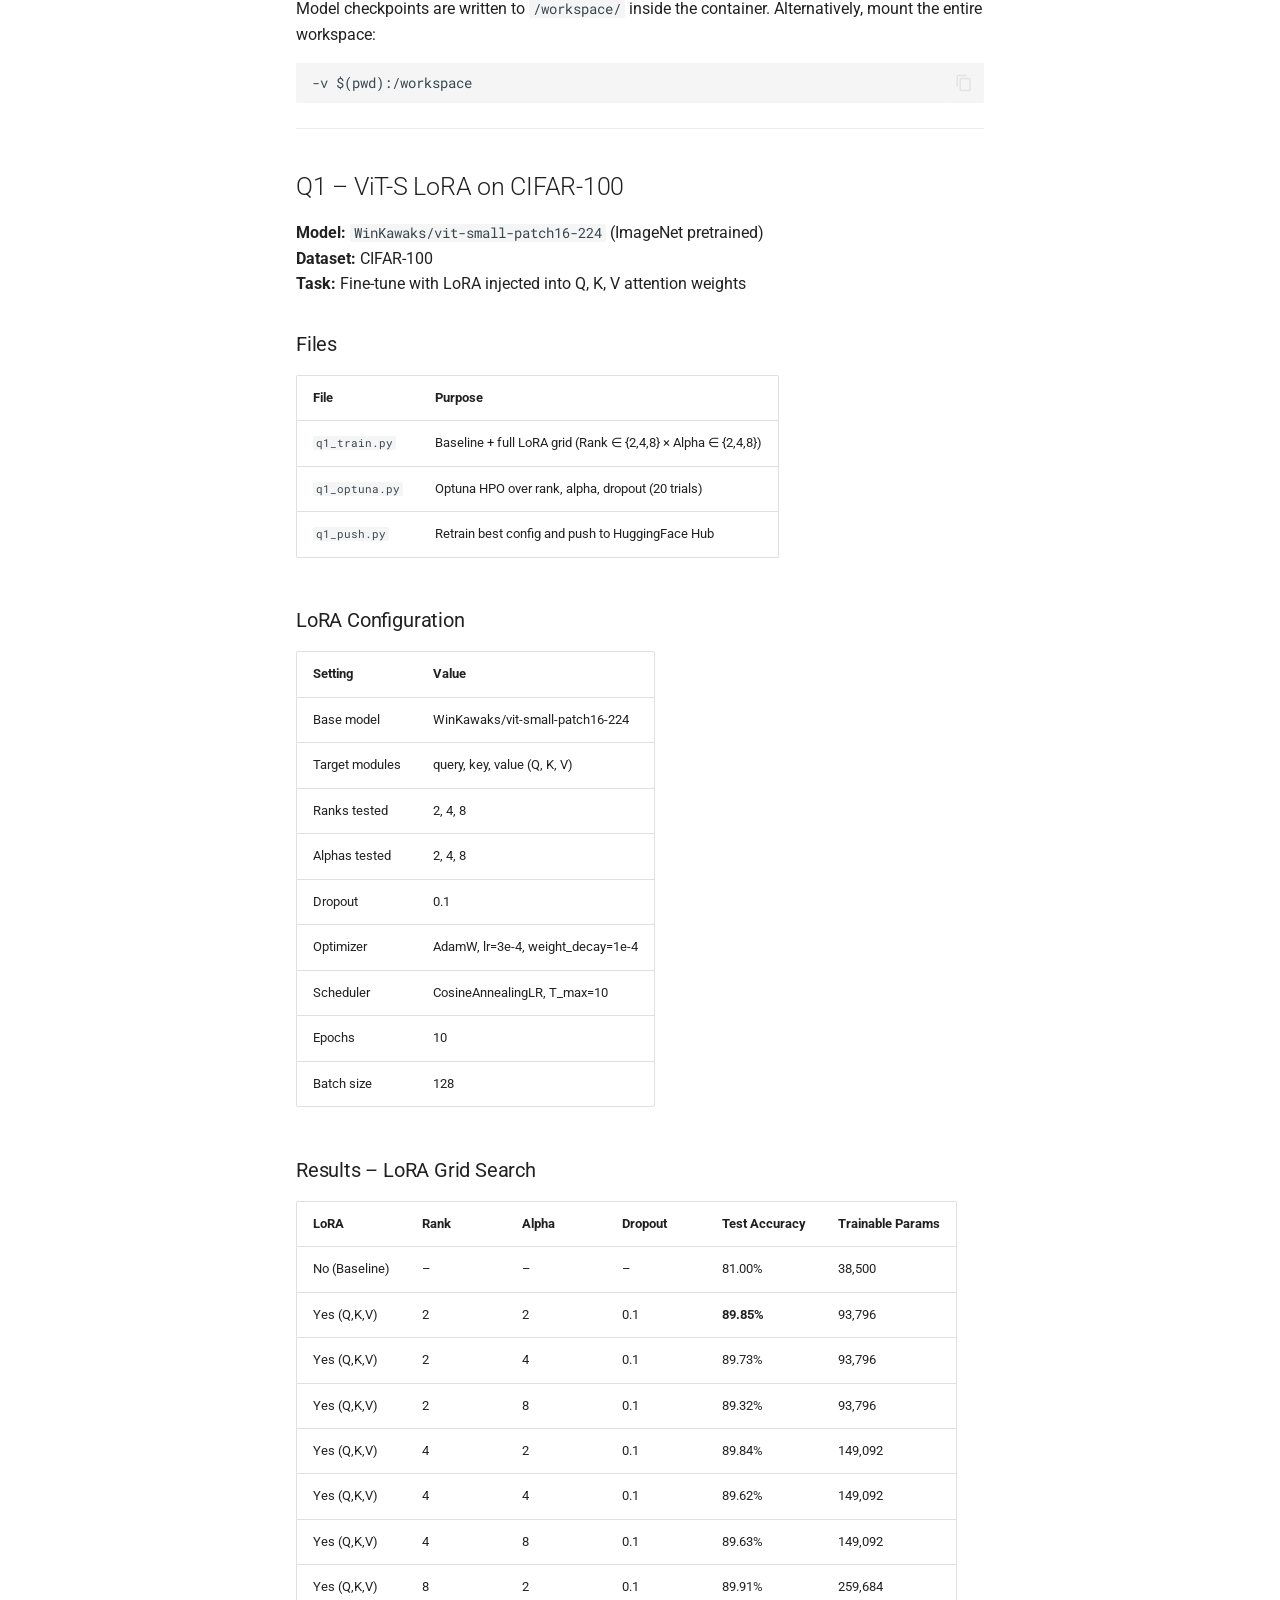
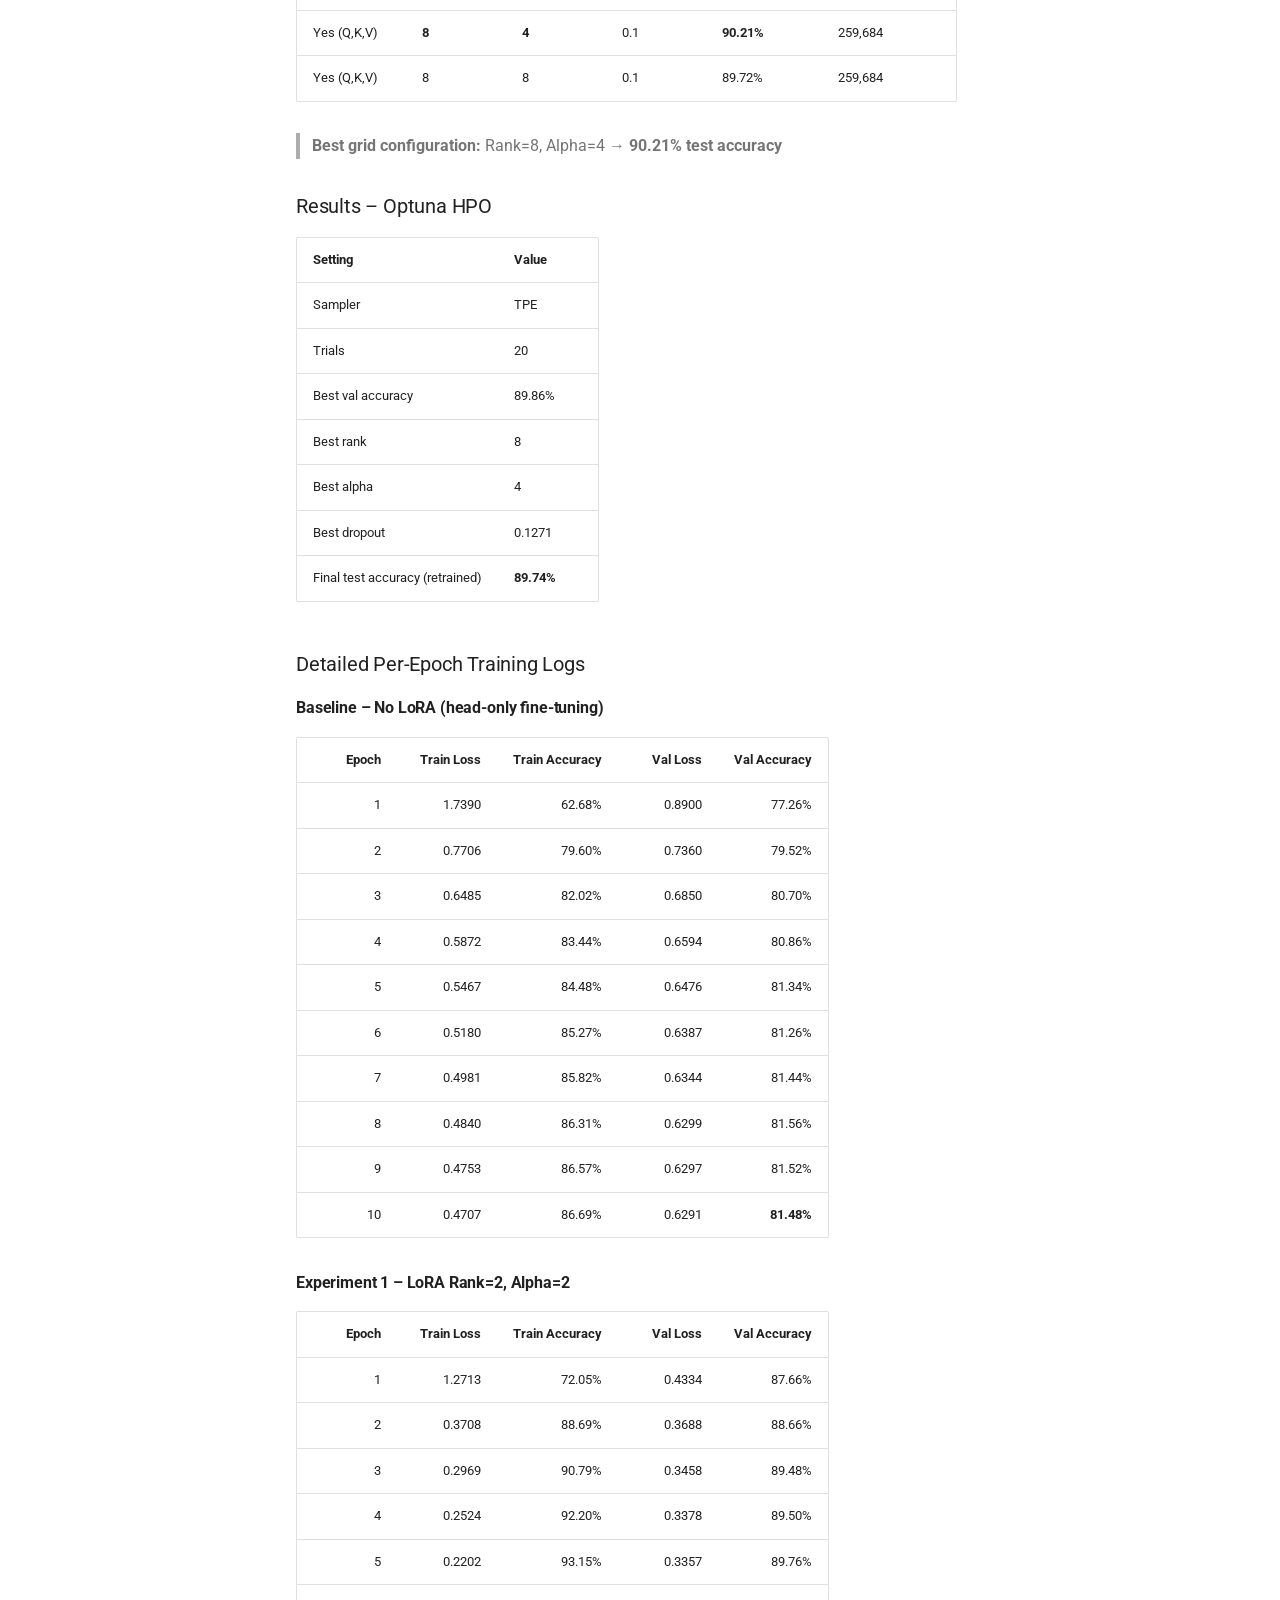
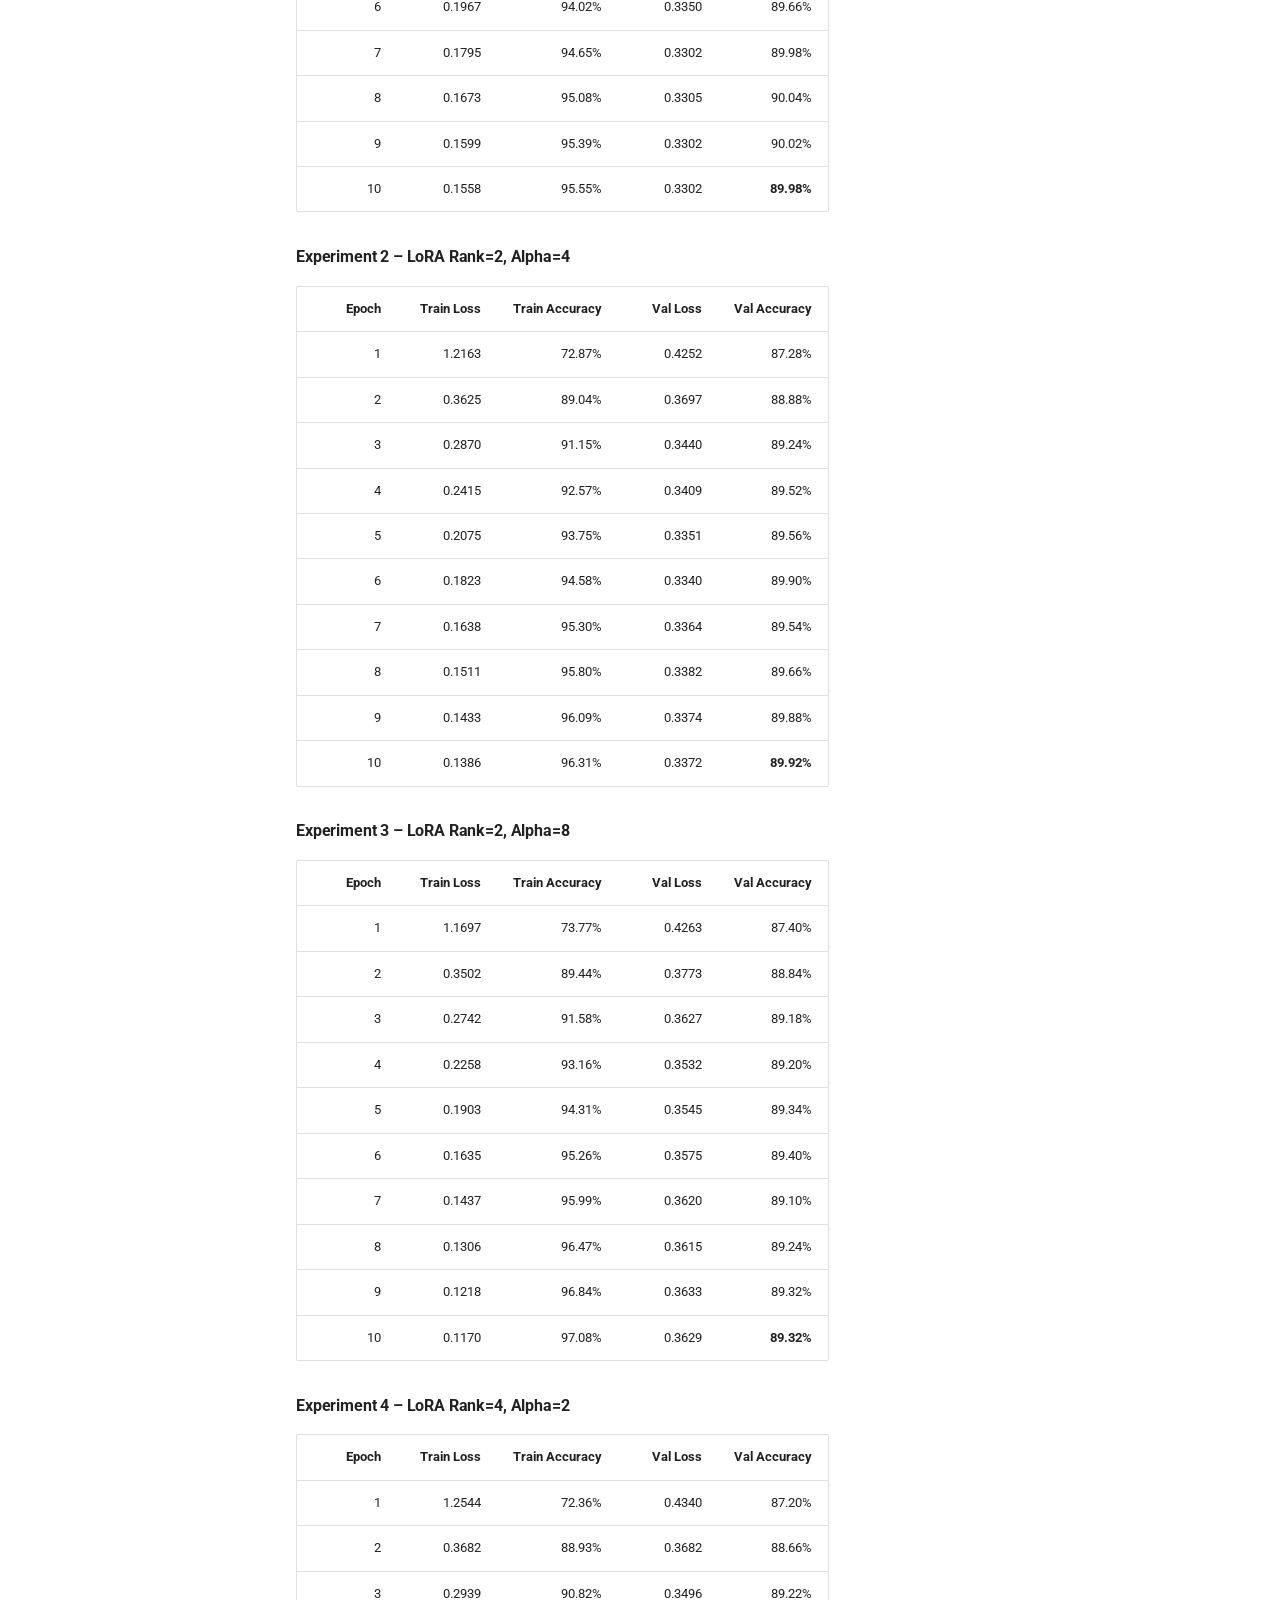
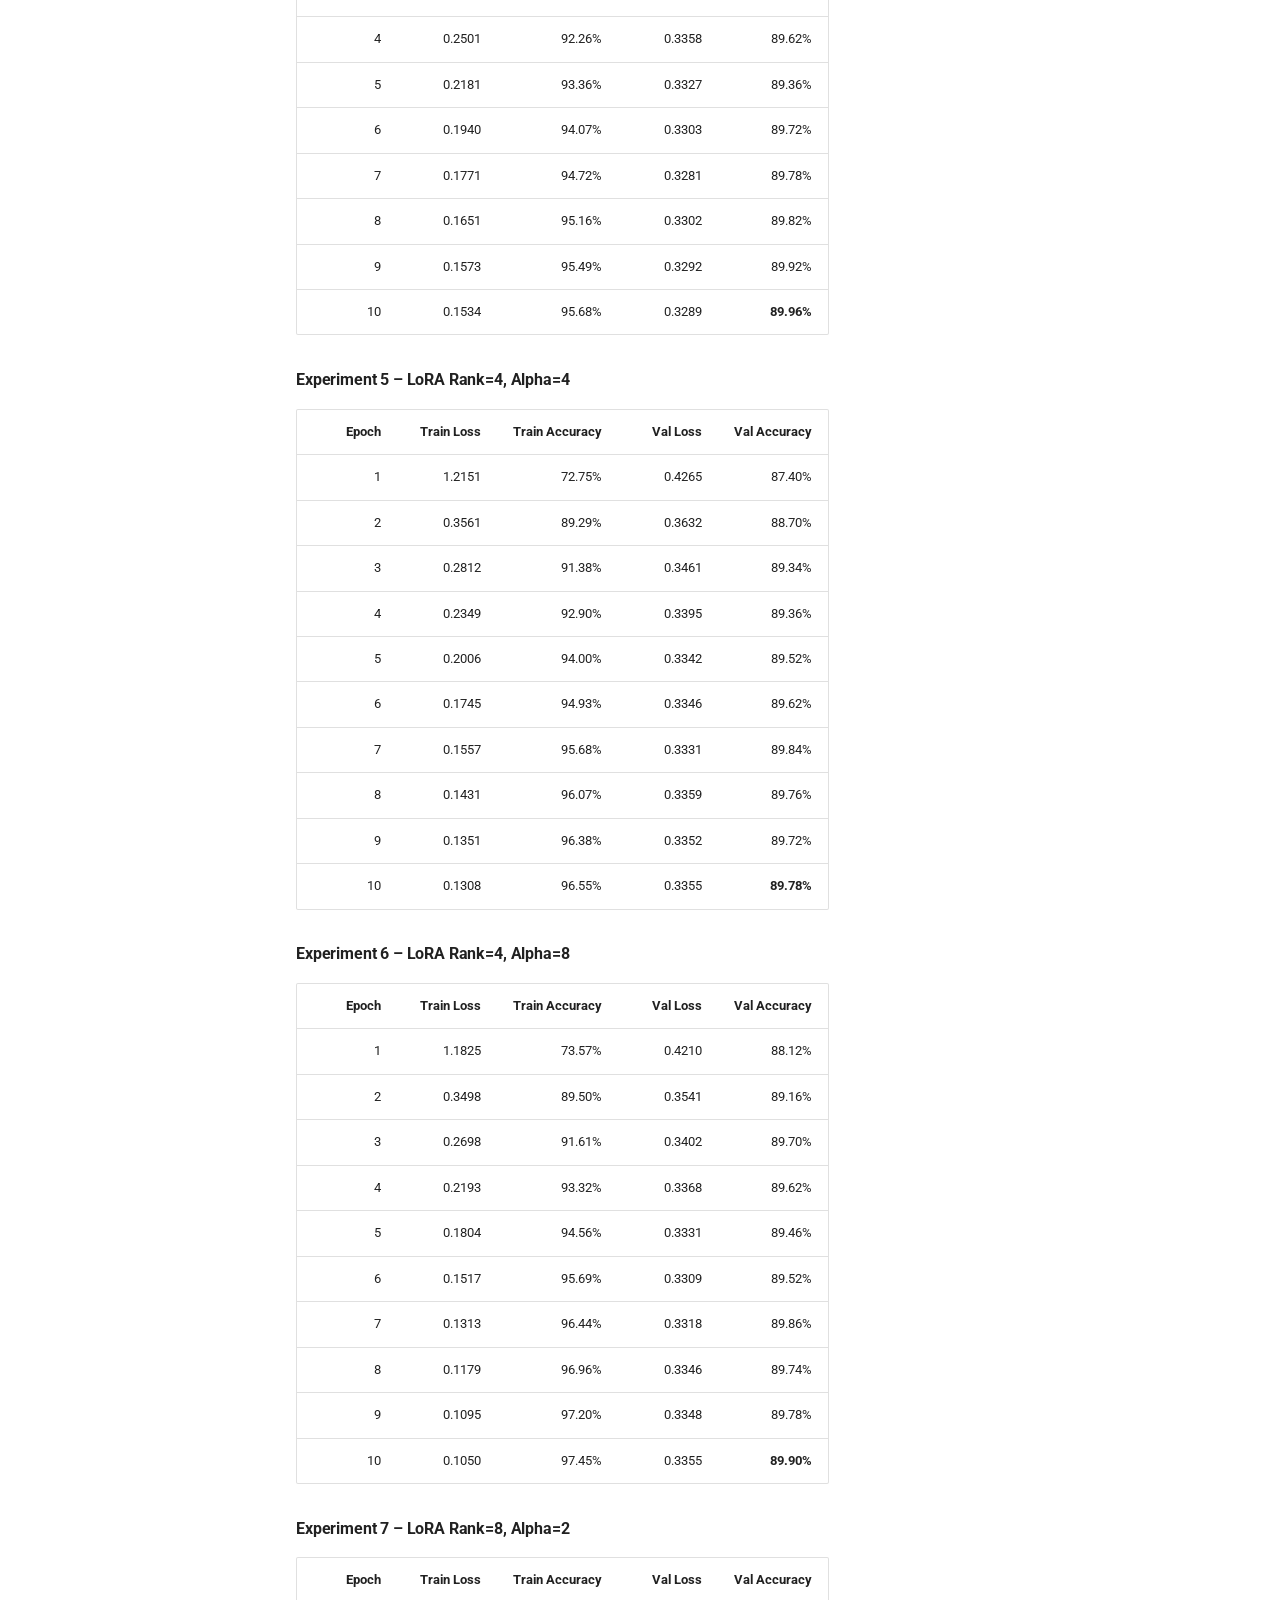
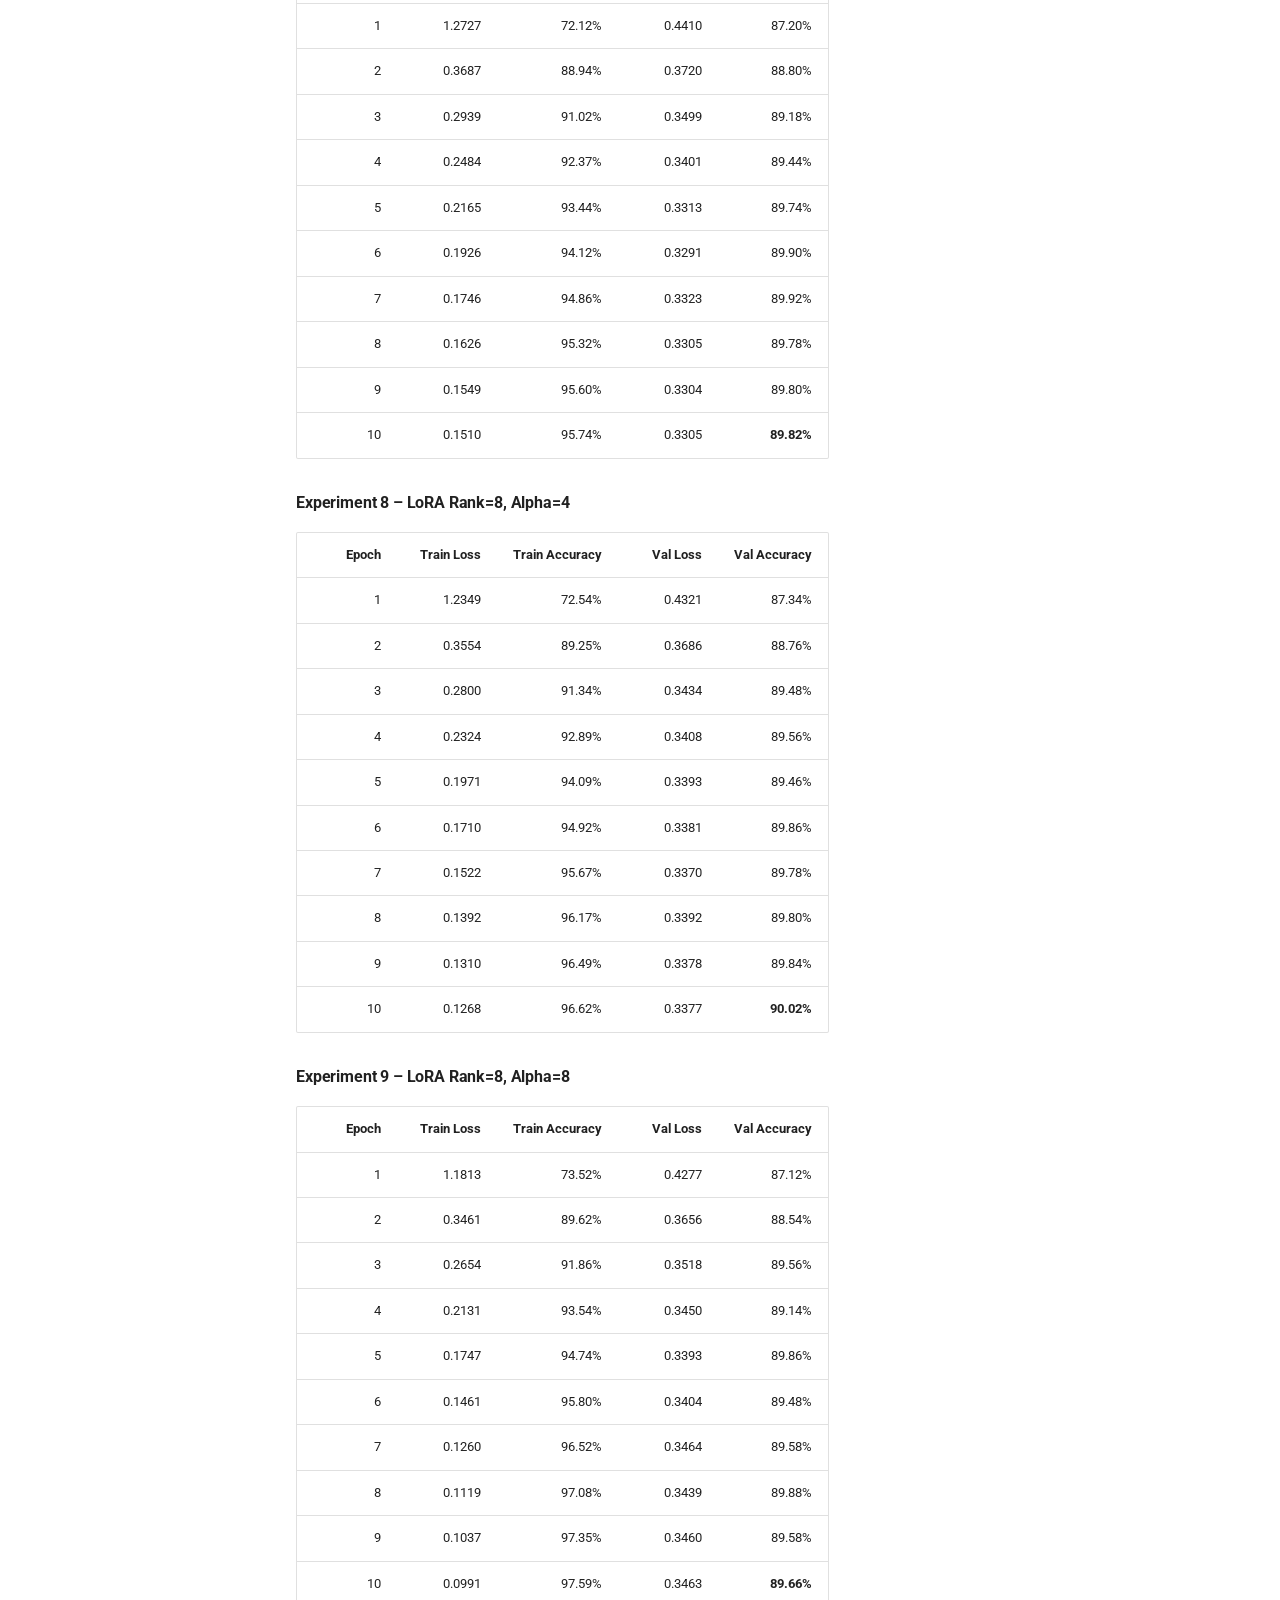
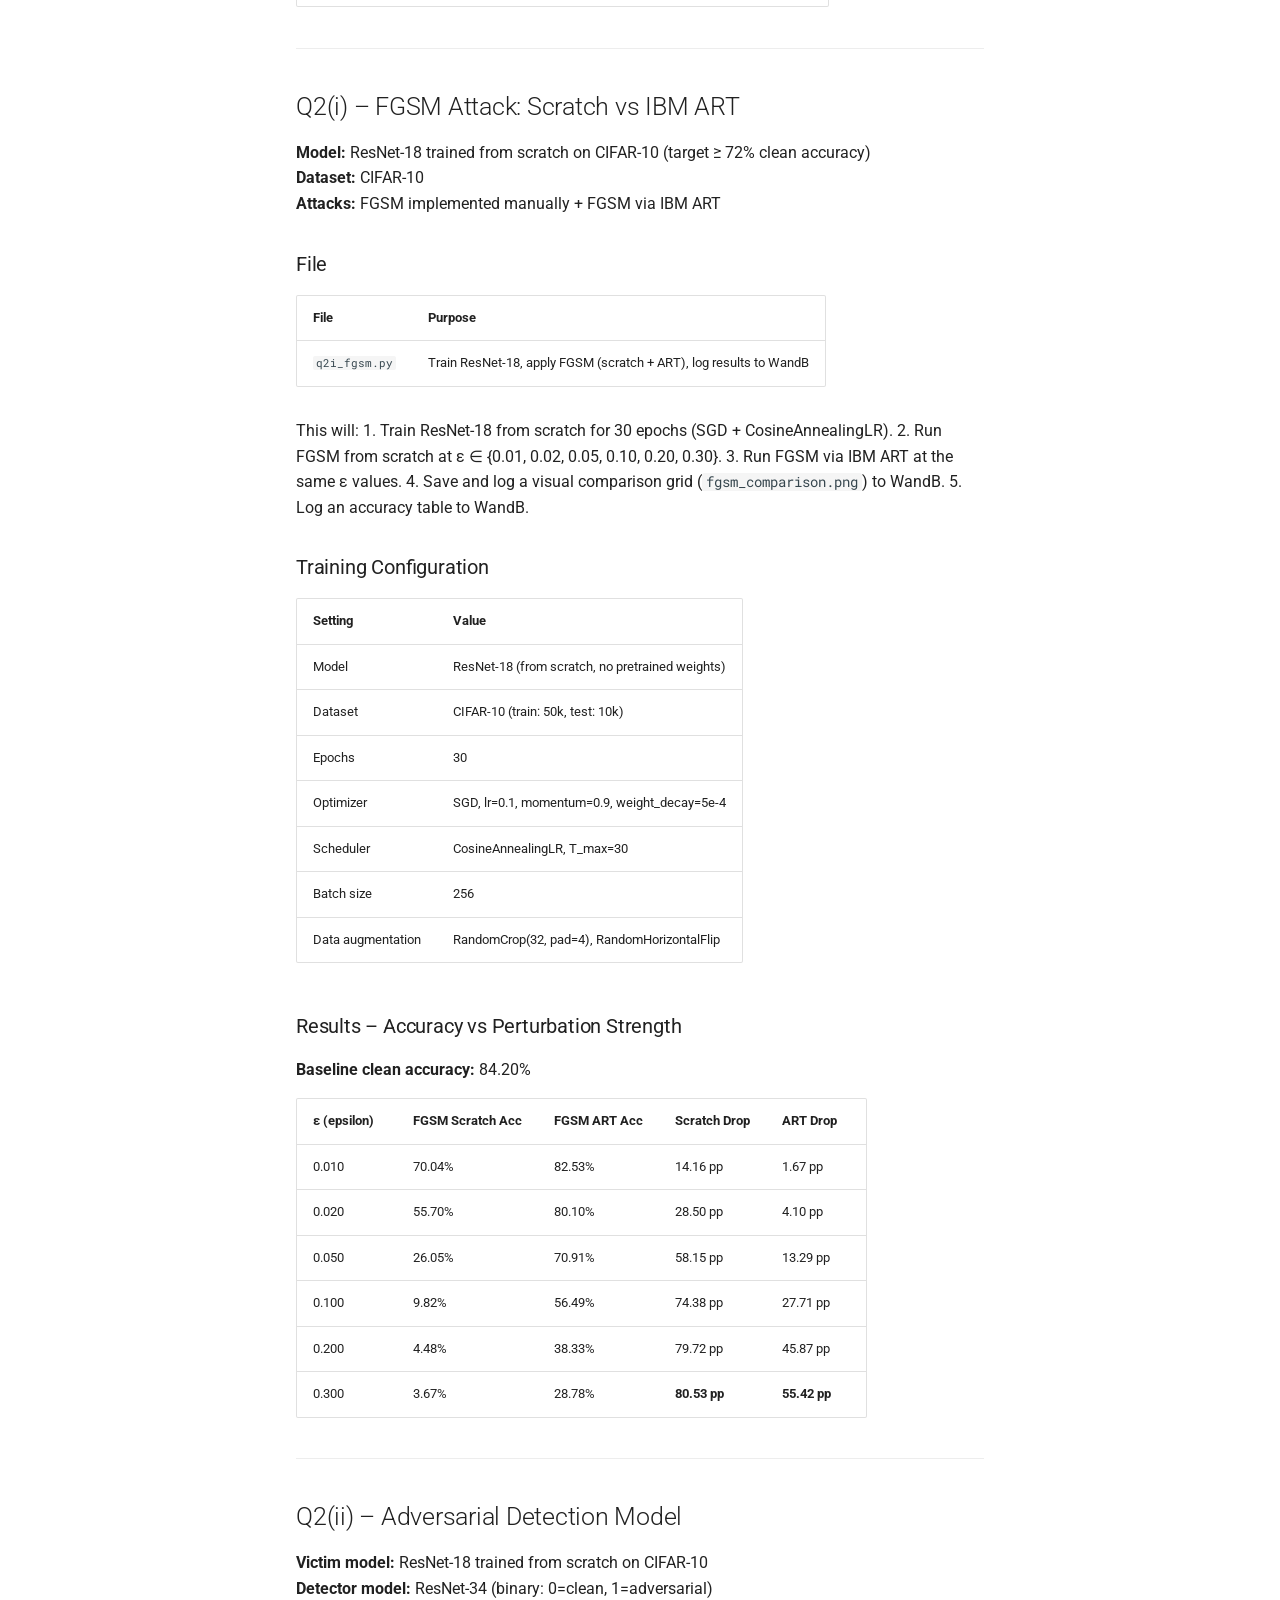
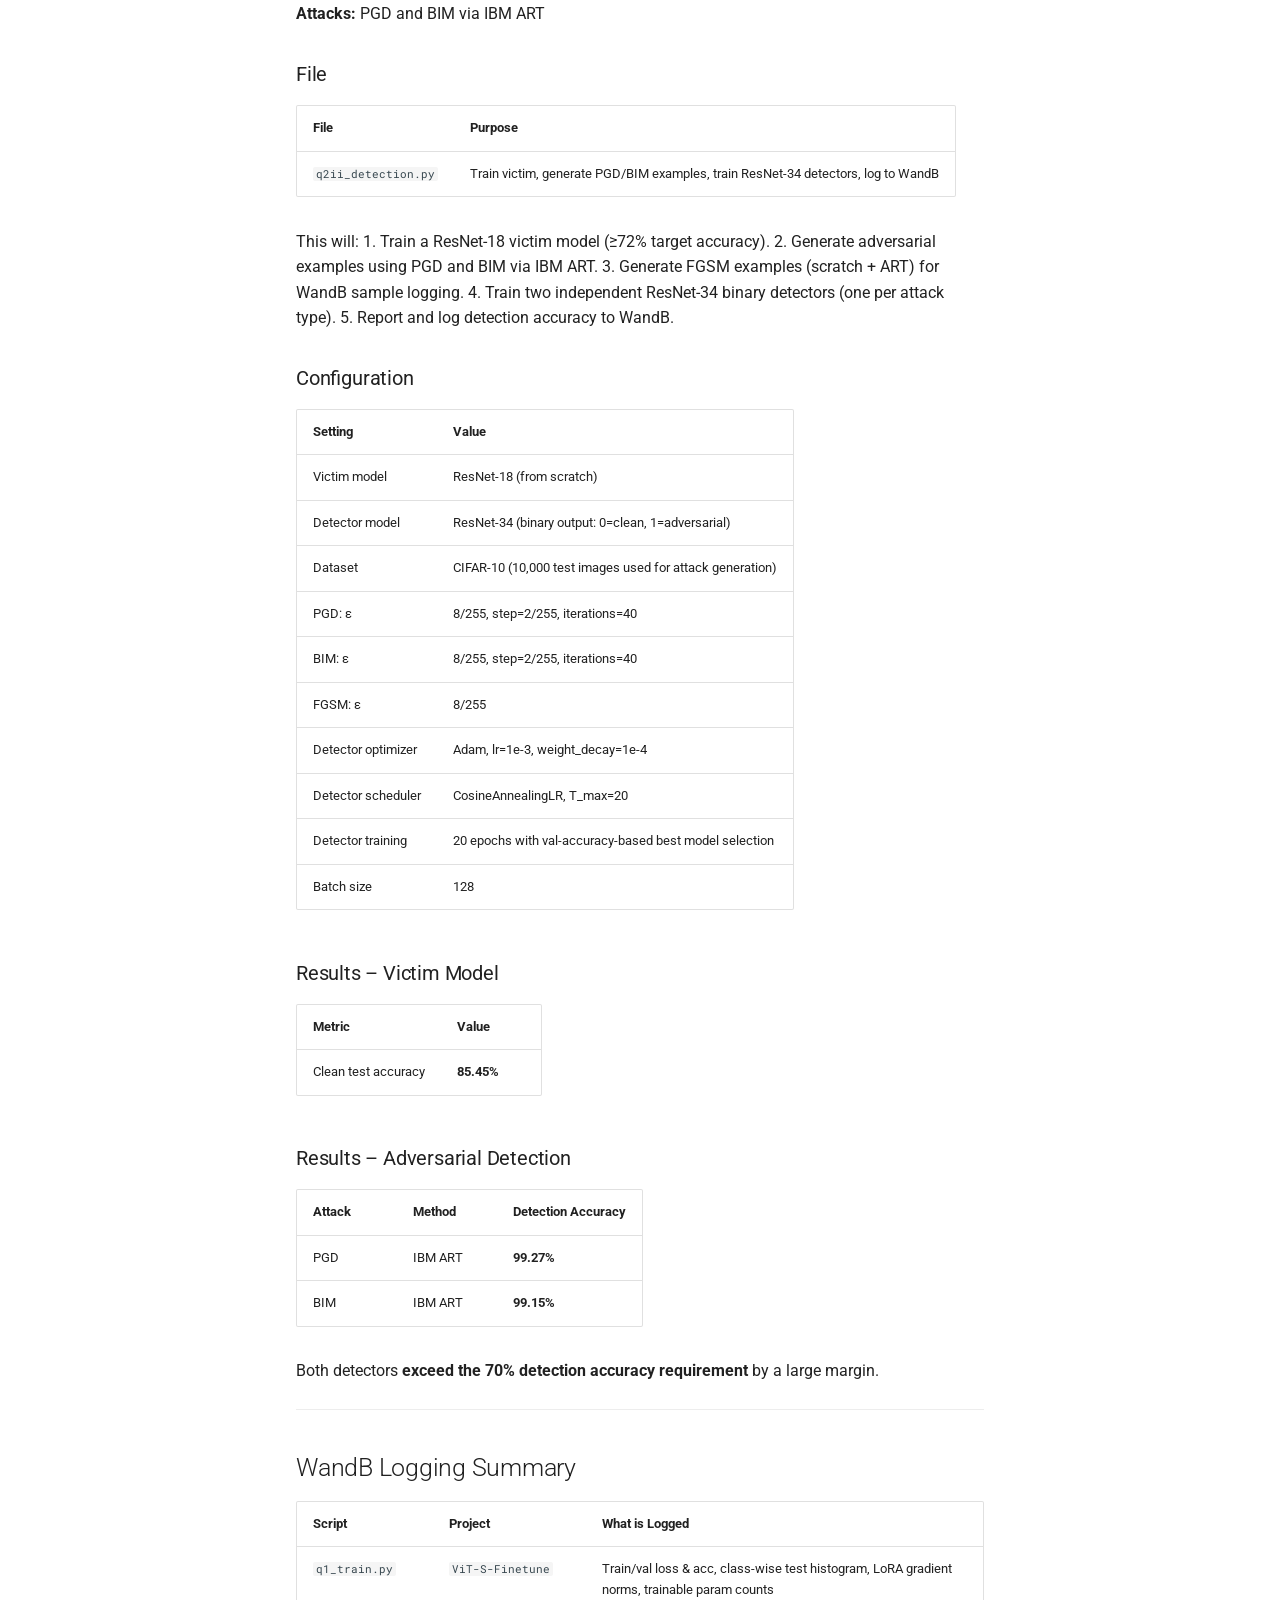
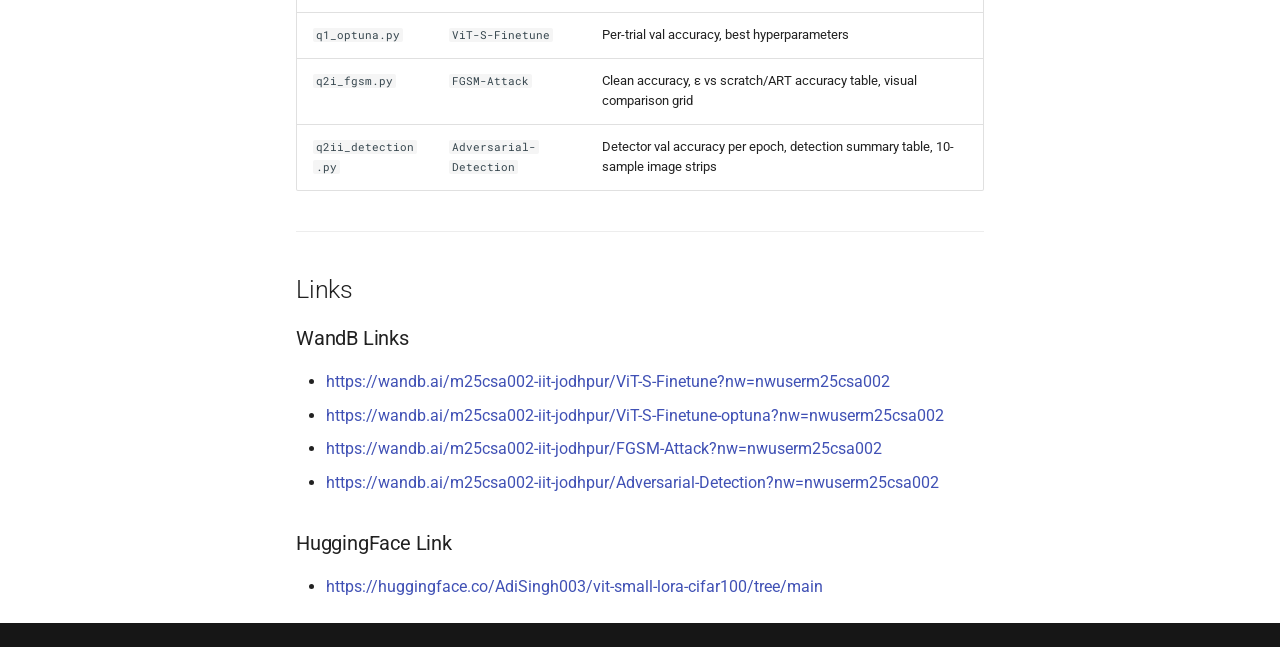
<file: branches/assg_5/index.html>
<!doctype html>
<html lang="en" class="no-js">
  <head>
    
      <meta charset="utf-8">
      <meta name="viewport" content="width=device-width,initial-scale=1">
      
        <meta name="description" content="Branch-based documentation site">
      
      
        <meta name="author" content="Aditya Singh">
      
      
      
        <link rel="prev" href="../assg_4/">
      
      
        <link rel="next" href="../worksheet1/">
      
      
        
      
      
      <link rel="icon" href="../../assets/images/favicon.png">
      <meta name="generator" content="mkdocs-1.6.1, mkdocs-material-9.7.6">
    
    
      
        <title>Assignment 5 - MLOpsAditya</title>
      
    
    
      <link rel="stylesheet" href="../../assets/stylesheets/main.484c7ddc.min.css">
      
        
        <link rel="stylesheet" href="../../assets/stylesheets/palette.ab4e12ef.min.css">
      
      


    
    
      
    
    
      
        
        
        <link rel="preconnect" href="https://fonts.gstatic.com" crossorigin>
        <link rel="stylesheet" href="https://fonts.googleapis.com/css?family=Roboto:300,300i,400,400i,700,700i%7CRoboto+Mono:400,400i,700,700i&display=fallback">
        <style>:root{--md-text-font:"Roboto";--md-code-font:"Roboto Mono"}</style>
      
    
    
    <script>__md_scope=new URL("../..",location),__md_hash=e=>[...e].reduce(((e,_)=>(e<<5)-e+_.charCodeAt(0)),0),__md_get=(e,_=localStorage,t=__md_scope)=>JSON.parse(_.getItem(t.pathname+"."+e)),__md_set=(e,_,t=localStorage,a=__md_scope)=>{try{t.setItem(a.pathname+"."+e,JSON.stringify(_))}catch(e){}}</script>
    
      

    
    
  </head>
  
  
    
    
      
    
    
    
    
    <body dir="ltr" data-md-color-scheme="default" data-md-color-primary="indigo" data-md-color-accent="indigo">
  
    
    <input class="md-toggle" data-md-toggle="drawer" type="checkbox" id="__drawer" autocomplete="off">
    <input class="md-toggle" data-md-toggle="search" type="checkbox" id="__search" autocomplete="off">
    <label class="md-overlay" for="__drawer"></label>
    <div data-md-component="skip">
      
        
        <a href="#dlops-assignment-5-lora-fine-tuning-adversarial-attacks" class="md-skip">
          Skip to content
        </a>
      
    </div>
    <div data-md-component="announce">
      
    </div>
    
    
      

<header class="md-header" data-md-component="header">
  <nav class="md-header__inner md-grid" aria-label="Header">
    <a href="../.." title="MLOpsAditya" class="md-header__button md-logo" aria-label="MLOpsAditya" data-md-component="logo">
      
  
  <svg xmlns="http://www.w3.org/2000/svg" viewBox="0 0 24 24"><path d="M12 8a3 3 0 0 0 3-3 3 3 0 0 0-3-3 3 3 0 0 0-3 3 3 3 0 0 0 3 3m0 3.54C9.64 9.35 6.5 8 3 8v11c3.5 0 6.64 1.35 9 3.54 2.36-2.19 5.5-3.54 9-3.54V8c-3.5 0-6.64 1.35-9 3.54"/></svg>

    </a>
    <label class="md-header__button md-icon" for="__drawer">
      
      <svg xmlns="http://www.w3.org/2000/svg" viewBox="0 0 24 24"><path d="M3 6h18v2H3zm0 5h18v2H3zm0 5h18v2H3z"/></svg>
    </label>
    <div class="md-header__title" data-md-component="header-title">
      <div class="md-header__ellipsis">
        <div class="md-header__topic">
          <span class="md-ellipsis">
            MLOpsAditya
          </span>
        </div>
        <div class="md-header__topic" data-md-component="header-topic">
          <span class="md-ellipsis">
            
              Assignment 5
            
          </span>
        </div>
      </div>
    </div>
    
      
        <form class="md-header__option" data-md-component="palette">
  
    
    
    
    <input class="md-option" data-md-color-media="" data-md-color-scheme="default" data-md-color-primary="indigo" data-md-color-accent="indigo"  aria-label="Dark mode"  type="radio" name="__palette" id="__palette_0">
    
      <label class="md-header__button md-icon" title="Dark mode" for="__palette_1" hidden>
        <svg xmlns="http://www.w3.org/2000/svg" viewBox="0 0 24 24"><path d="m17.75 4.09-2.53 1.94.91 3.06-2.63-1.81-2.63 1.81.91-3.06-2.53-1.94L12.44 4l1.06-3 1.06 3zm3.5 6.91-1.64 1.25.59 1.98-1.7-1.17-1.7 1.17.59-1.98L15.75 11l2.06-.05L18.5 9l.69 1.95zm-2.28 4.95c.83-.08 1.72 1.1 1.19 1.85-.32.45-.66.87-1.08 1.27C15.17 23 8.84 23 4.94 19.07c-3.91-3.9-3.91-10.24 0-14.14.4-.4.82-.76 1.27-1.08.75-.53 1.93.36 1.85 1.19-.27 2.86.69 5.83 2.89 8.02a9.96 9.96 0 0 0 8.02 2.89m-1.64 2.02a12.08 12.08 0 0 1-7.8-3.47c-2.17-2.19-3.33-5-3.49-7.82-2.81 3.14-2.7 7.96.31 10.98 3.02 3.01 7.84 3.12 10.98.31"/></svg>
      </label>
    
  
    
    
    
    <input class="md-option" data-md-color-media="" data-md-color-scheme="slate" data-md-color-primary="indigo" data-md-color-accent="indigo"  aria-label="Light mode"  type="radio" name="__palette" id="__palette_1">
    
      <label class="md-header__button md-icon" title="Light mode" for="__palette_0" hidden>
        <svg xmlns="http://www.w3.org/2000/svg" viewBox="0 0 24 24"><path d="M12 7a5 5 0 0 1 5 5 5 5 0 0 1-5 5 5 5 0 0 1-5-5 5 5 0 0 1 5-5m0 2a3 3 0 0 0-3 3 3 3 0 0 0 3 3 3 3 0 0 0 3-3 3 3 0 0 0-3-3m0-7 2.39 3.42C13.65 5.15 12.84 5 12 5s-1.65.15-2.39.42zM3.34 7l4.16-.35A7.2 7.2 0 0 0 5.94 8.5c-.44.74-.69 1.5-.83 2.29zm.02 10 1.76-3.77a7.131 7.131 0 0 0 2.38 4.14zM20.65 7l-1.77 3.79a7.02 7.02 0 0 0-2.38-4.15zm-.01 10-4.14.36c.59-.51 1.12-1.14 1.54-1.86.42-.73.69-1.5.83-2.29zM12 22l-2.41-3.44c.74.27 1.55.44 2.41.44.82 0 1.63-.17 2.37-.44z"/></svg>
      </label>
    
  
</form>
      
    
    
      <script>var palette=__md_get("__palette");if(palette&&palette.color){if("(prefers-color-scheme)"===palette.color.media){var media=matchMedia("(prefers-color-scheme: light)"),input=document.querySelector(media.matches?"[data-md-color-media='(prefers-color-scheme: light)']":"[data-md-color-media='(prefers-color-scheme: dark)']");palette.color.media=input.getAttribute("data-md-color-media"),palette.color.scheme=input.getAttribute("data-md-color-scheme"),palette.color.primary=input.getAttribute("data-md-color-primary"),palette.color.accent=input.getAttribute("data-md-color-accent")}for(var[key,value]of Object.entries(palette.color))document.body.setAttribute("data-md-color-"+key,value)}</script>
    
    
    
      
      
        <label class="md-header__button md-icon" for="__search">
          
          <svg xmlns="http://www.w3.org/2000/svg" viewBox="0 0 24 24"><path d="M9.5 3A6.5 6.5 0 0 1 16 9.5c0 1.61-.59 3.09-1.56 4.23l.27.27h.79l5 5-1.5 1.5-5-5v-.79l-.27-.27A6.52 6.52 0 0 1 9.5 16 6.5 6.5 0 0 1 3 9.5 6.5 6.5 0 0 1 9.5 3m0 2C7 5 5 7 5 9.5S7 14 9.5 14 14 12 14 9.5 12 5 9.5 5"/></svg>
        </label>
        <div class="md-search" data-md-component="search" role="dialog">
  <label class="md-search__overlay" for="__search"></label>
  <div class="md-search__inner" role="search">
    <form class="md-search__form" name="search">
      <input type="text" class="md-search__input" name="query" aria-label="Search" placeholder="Search" autocapitalize="off" autocorrect="off" autocomplete="off" spellcheck="false" data-md-component="search-query" required>
      <label class="md-search__icon md-icon" for="__search">
        
        <svg xmlns="http://www.w3.org/2000/svg" viewBox="0 0 24 24"><path d="M9.5 3A6.5 6.5 0 0 1 16 9.5c0 1.61-.59 3.09-1.56 4.23l.27.27h.79l5 5-1.5 1.5-5-5v-.79l-.27-.27A6.52 6.52 0 0 1 9.5 16 6.5 6.5 0 0 1 3 9.5 6.5 6.5 0 0 1 9.5 3m0 2C7 5 5 7 5 9.5S7 14 9.5 14 14 12 14 9.5 12 5 9.5 5"/></svg>
        
        <svg xmlns="http://www.w3.org/2000/svg" viewBox="0 0 24 24"><path d="M20 11v2H8l5.5 5.5-1.42 1.42L4.16 12l7.92-7.92L13.5 5.5 8 11z"/></svg>
      </label>
      <nav class="md-search__options" aria-label="Search">
        
        <button type="reset" class="md-search__icon md-icon" title="Clear" aria-label="Clear" tabindex="-1">
          
          <svg xmlns="http://www.w3.org/2000/svg" viewBox="0 0 24 24"><path d="M19 6.41 17.59 5 12 10.59 6.41 5 5 6.41 10.59 12 5 17.59 6.41 19 12 13.41 17.59 19 19 17.59 13.41 12z"/></svg>
        </button>
      </nav>
      
        <div class="md-search__suggest" data-md-component="search-suggest"></div>
      
    </form>
    <div class="md-search__output">
      <div class="md-search__scrollwrap" tabindex="0" data-md-scrollfix>
        <div class="md-search-result" data-md-component="search-result">
          <div class="md-search-result__meta">
            Initializing search
          </div>
          <ol class="md-search-result__list" role="presentation"></ol>
        </div>
      </div>
    </div>
  </div>
</div>
      
    
    
  </nav>
  
</header>
    
    <div class="md-container" data-md-component="container">
      
      
        
          
            
<nav class="md-tabs" aria-label="Tabs" data-md-component="tabs">
  <div class="md-grid">
    <ul class="md-tabs__list">
      
        
  
  
  
  
    <li class="md-tabs__item">
      <a href="../.." class="md-tabs__link">
        
  
  
    
  
  Home

      </a>
    </li>
  

      
        
  
  
  
    
  
  
    
    
      <li class="md-tabs__item md-tabs__item--active">
        <a href="../assg_1/" class="md-tabs__link">
          
  
  
  Assignments

        </a>
      </li>
    
  

      
        
  
  
  
  
    
    
      <li class="md-tabs__item">
        <a href="../worksheet1/" class="md-tabs__link">
          
  
  
  Worksheet

        </a>
      </li>
    
  

      
    </ul>
  </div>
</nav>
          
        
      
      <main class="md-main" data-md-component="main">
        <div class="md-main__inner md-grid">
          
            
              
              <div class="md-sidebar md-sidebar--primary" data-md-component="sidebar" data-md-type="navigation" >
                <div class="md-sidebar__scrollwrap">
                  <div class="md-sidebar__inner">
                    


  


<nav class="md-nav md-nav--primary md-nav--lifted" aria-label="Navigation" data-md-level="0">
  <label class="md-nav__title" for="__drawer">
    <a href="../.." title="MLOpsAditya" class="md-nav__button md-logo" aria-label="MLOpsAditya" data-md-component="logo">
      
  
  <svg xmlns="http://www.w3.org/2000/svg" viewBox="0 0 24 24"><path d="M12 8a3 3 0 0 0 3-3 3 3 0 0 0-3-3 3 3 0 0 0-3 3 3 3 0 0 0 3 3m0 3.54C9.64 9.35 6.5 8 3 8v11c3.5 0 6.64 1.35 9 3.54 2.36-2.19 5.5-3.54 9-3.54V8c-3.5 0-6.64 1.35-9 3.54"/></svg>

    </a>
    MLOpsAditya
  </label>
  
  <ul class="md-nav__list" data-md-scrollfix>
    
      
      
  
  
  
  
    <li class="md-nav__item">
      <a href="../.." class="md-nav__link">
        
  
  
  <span class="md-ellipsis">
    
  
    Home
  

    
  </span>
  
  

      </a>
    </li>
  

    
      
      
  
  
    
  
  
  
    
    
    
    
      
        
        
      
      
        
      
    
    
    <li class="md-nav__item md-nav__item--active md-nav__item--section md-nav__item--nested">
      
        
        
        <input class="md-nav__toggle md-toggle " type="checkbox" id="__nav_2" checked>
        
          
          <label class="md-nav__link" for="__nav_2" id="__nav_2_label" tabindex="">
            
  
  
  <span class="md-ellipsis">
    
  
    Assignments
  

    
  </span>
  
  

            <span class="md-nav__icon md-icon"></span>
          </label>
        
        <nav class="md-nav" data-md-level="1" aria-labelledby="__nav_2_label" aria-expanded="true">
          <label class="md-nav__title" for="__nav_2">
            <span class="md-nav__icon md-icon"></span>
            
  
    Assignments
  

          </label>
          <ul class="md-nav__list" data-md-scrollfix>
            
              
                
  
  
  
  
    <li class="md-nav__item">
      <a href="../assg_1/" class="md-nav__link">
        
  
  
  <span class="md-ellipsis">
    
  
    Assignment 1
  

    
  </span>
  
  

      </a>
    </li>
  

              
            
              
                
  
  
  
  
    <li class="md-nav__item">
      <a href="../assg_2/" class="md-nav__link">
        
  
  
  <span class="md-ellipsis">
    
  
    Assignment 2
  

    
  </span>
  
  

      </a>
    </li>
  

              
            
              
                
  
  
  
  
    <li class="md-nav__item">
      <a href="../assg_3/" class="md-nav__link">
        
  
  
  <span class="md-ellipsis">
    
  
    Assignment 3
  

    
  </span>
  
  

      </a>
    </li>
  

              
            
              
                
  
  
  
  
    <li class="md-nav__item">
      <a href="../assg_4/" class="md-nav__link">
        
  
  
  <span class="md-ellipsis">
    
  
    Assignment 4
  

    
  </span>
  
  

      </a>
    </li>
  

              
            
              
                
  
  
    
  
  
  
    <li class="md-nav__item md-nav__item--active">
      
      <input class="md-nav__toggle md-toggle" type="checkbox" id="__toc">
      
      
        
      
      
        <label class="md-nav__link md-nav__link--active" for="__toc">
          
  
  
  <span class="md-ellipsis">
    
  
    Assignment 5
  

    
  </span>
  
  

          <span class="md-nav__icon md-icon"></span>
        </label>
      
      <a href="./" class="md-nav__link md-nav__link--active">
        
  
  
  <span class="md-ellipsis">
    
  
    Assignment 5
  

    
  </span>
  
  

      </a>
      
        

<nav class="md-nav md-nav--secondary" aria-label="Table of contents">
  
  
  
    
  
  
    <label class="md-nav__title" for="__toc">
      <span class="md-nav__icon md-icon"></span>
      Table of contents
    </label>
    <ul class="md-nav__list" data-md-component="toc" data-md-scrollfix>
      
        <li class="md-nav__item">
  <a href="#installation" class="md-nav__link">
    <span class="md-ellipsis">
      
        Installation
      
    </span>
  </a>
  
    <nav class="md-nav" aria-label="Installation">
      <ul class="md-nav__list">
        
          <li class="md-nav__item">
  <a href="#prerequisites" class="md-nav__link">
    <span class="md-ellipsis">
      
        Prerequisites
      
    </span>
  </a>
  
</li>
        
          <li class="md-nav__item">
  <a href="#install-dependencies-locally" class="md-nav__link">
    <span class="md-ellipsis">
      
        Install dependencies locally
      
    </span>
  </a>
  
</li>
        
          <li class="md-nav__item">
  <a href="#authenticate-services" class="md-nav__link">
    <span class="md-ellipsis">
      
        Authenticate services
      
    </span>
  </a>
  
</li>
        
      </ul>
    </nav>
  
</li>
      
        <li class="md-nav__item">
  <a href="#docker" class="md-nav__link">
    <span class="md-ellipsis">
      
        Docker
      
    </span>
  </a>
  
    <nav class="md-nav" aria-label="Docker">
      <ul class="md-nav__list">
        
          <li class="md-nav__item">
  <a href="#requirements-on-the-host-machine" class="md-nav__link">
    <span class="md-ellipsis">
      
        Requirements on the host machine
      
    </span>
  </a>
  
</li>
        
          <li class="md-nav__item">
  <a href="#1-build-the-image" class="md-nav__link">
    <span class="md-ellipsis">
      
        1 · Build the image
      
    </span>
  </a>
  
</li>
        
          <li class="md-nav__item">
  <a href="#2-run-experiments" class="md-nav__link">
    <span class="md-ellipsis">
      
        2 · Run experiments
      
    </span>
  </a>
  
    <nav class="md-nav" aria-label="2 · Run experiments">
      <ul class="md-nav__list">
        
          <li class="md-nav__item">
  <a href="#q1-baseline-head-only-no-lora" class="md-nav__link">
    <span class="md-ellipsis">
      
        Q1 – Baseline (head-only, no LoRA)
      
    </span>
  </a>
  
</li>
        
          <li class="md-nav__item">
  <a href="#q1-full-lora-grid-9-experiments" class="md-nav__link">
    <span class="md-ellipsis">
      
        Q1 – Full LoRA grid (9 experiments)
      
    </span>
  </a>
  
</li>
        
          <li class="md-nav__item">
  <a href="#q1-optuna-hyperparameter-search-20-trials" class="md-nav__link">
    <span class="md-ellipsis">
      
        Q1 – Optuna hyperparameter search (20 trials)
      
    </span>
  </a>
  
</li>
        
          <li class="md-nav__item">
  <a href="#q1-retrain-best-config-and-push-to-huggingface-hub" class="md-nav__link">
    <span class="md-ellipsis">
      
        Q1 – Retrain best config and push to HuggingFace Hub
      
    </span>
  </a>
  
</li>
        
          <li class="md-nav__item">
  <a href="#q2i-fgsm-attack-scratch-vs-ibm-art" class="md-nav__link">
    <span class="md-ellipsis">
      
        Q2(i) – FGSM Attack (Scratch vs IBM ART)
      
    </span>
  </a>
  
</li>
        
          <li class="md-nav__item">
  <a href="#q2ii-adversarial-detection-pgd-bim" class="md-nav__link">
    <span class="md-ellipsis">
      
        Q2(ii) – Adversarial Detection (PGD &amp; BIM)
      
    </span>
  </a>
  
</li>
        
      </ul>
    </nav>
  
</li>
        
          <li class="md-nav__item">
  <a href="#3-offline-wandb-mode" class="md-nav__link">
    <span class="md-ellipsis">
      
        3 · Offline WandB mode
      
    </span>
  </a>
  
</li>
        
          <li class="md-nav__item">
  <a href="#4-saved-model-files" class="md-nav__link">
    <span class="md-ellipsis">
      
        4 · Saved model files
      
    </span>
  </a>
  
</li>
        
      </ul>
    </nav>
  
</li>
      
        <li class="md-nav__item">
  <a href="#q1-vit-s-lora-on-cifar-100" class="md-nav__link">
    <span class="md-ellipsis">
      
        Q1 – ViT-S LoRA on CIFAR-100
      
    </span>
  </a>
  
    <nav class="md-nav" aria-label="Q1 – ViT-S LoRA on CIFAR-100">
      <ul class="md-nav__list">
        
          <li class="md-nav__item">
  <a href="#files" class="md-nav__link">
    <span class="md-ellipsis">
      
        Files
      
    </span>
  </a>
  
</li>
        
          <li class="md-nav__item">
  <a href="#lora-configuration" class="md-nav__link">
    <span class="md-ellipsis">
      
        LoRA Configuration
      
    </span>
  </a>
  
</li>
        
          <li class="md-nav__item">
  <a href="#results-lora-grid-search" class="md-nav__link">
    <span class="md-ellipsis">
      
        Results – LoRA Grid Search
      
    </span>
  </a>
  
</li>
        
          <li class="md-nav__item">
  <a href="#results-optuna-hpo" class="md-nav__link">
    <span class="md-ellipsis">
      
        Results – Optuna HPO
      
    </span>
  </a>
  
</li>
        
          <li class="md-nav__item">
  <a href="#detailed-per-epoch-training-logs" class="md-nav__link">
    <span class="md-ellipsis">
      
        Detailed Per-Epoch Training Logs
      
    </span>
  </a>
  
    <nav class="md-nav" aria-label="Detailed Per-Epoch Training Logs">
      <ul class="md-nav__list">
        
          <li class="md-nav__item">
  <a href="#baseline-no-lora-head-only-fine-tuning" class="md-nav__link">
    <span class="md-ellipsis">
      
        Baseline – No LoRA (head-only fine-tuning)
      
    </span>
  </a>
  
</li>
        
          <li class="md-nav__item">
  <a href="#experiment-1-lora-rank2-alpha2" class="md-nav__link">
    <span class="md-ellipsis">
      
        Experiment 1 – LoRA Rank=2, Alpha=2
      
    </span>
  </a>
  
</li>
        
          <li class="md-nav__item">
  <a href="#experiment-2-lora-rank2-alpha4" class="md-nav__link">
    <span class="md-ellipsis">
      
        Experiment 2 – LoRA Rank=2, Alpha=4
      
    </span>
  </a>
  
</li>
        
          <li class="md-nav__item">
  <a href="#experiment-3-lora-rank2-alpha8" class="md-nav__link">
    <span class="md-ellipsis">
      
        Experiment 3 – LoRA Rank=2, Alpha=8
      
    </span>
  </a>
  
</li>
        
          <li class="md-nav__item">
  <a href="#experiment-4-lora-rank4-alpha2" class="md-nav__link">
    <span class="md-ellipsis">
      
        Experiment 4 – LoRA Rank=4, Alpha=2
      
    </span>
  </a>
  
</li>
        
          <li class="md-nav__item">
  <a href="#experiment-5-lora-rank4-alpha4" class="md-nav__link">
    <span class="md-ellipsis">
      
        Experiment 5 – LoRA Rank=4, Alpha=4
      
    </span>
  </a>
  
</li>
        
          <li class="md-nav__item">
  <a href="#experiment-6-lora-rank4-alpha8" class="md-nav__link">
    <span class="md-ellipsis">
      
        Experiment 6 – LoRA Rank=4, Alpha=8
      
    </span>
  </a>
  
</li>
        
          <li class="md-nav__item">
  <a href="#experiment-7-lora-rank8-alpha2" class="md-nav__link">
    <span class="md-ellipsis">
      
        Experiment 7 – LoRA Rank=8, Alpha=2
      
    </span>
  </a>
  
</li>
        
          <li class="md-nav__item">
  <a href="#experiment-8-lora-rank8-alpha4" class="md-nav__link">
    <span class="md-ellipsis">
      
        Experiment 8 – LoRA Rank=8, Alpha=4
      
    </span>
  </a>
  
</li>
        
          <li class="md-nav__item">
  <a href="#experiment-9-lora-rank8-alpha8" class="md-nav__link">
    <span class="md-ellipsis">
      
        Experiment 9 – LoRA Rank=8, Alpha=8
      
    </span>
  </a>
  
</li>
        
      </ul>
    </nav>
  
</li>
        
      </ul>
    </nav>
  
</li>
      
        <li class="md-nav__item">
  <a href="#q2i-fgsm-attack-scratch-vs-ibm-art_1" class="md-nav__link">
    <span class="md-ellipsis">
      
        Q2(i) – FGSM Attack: Scratch vs IBM ART
      
    </span>
  </a>
  
    <nav class="md-nav" aria-label="Q2(i) – FGSM Attack: Scratch vs IBM ART">
      <ul class="md-nav__list">
        
          <li class="md-nav__item">
  <a href="#file" class="md-nav__link">
    <span class="md-ellipsis">
      
        File
      
    </span>
  </a>
  
</li>
        
          <li class="md-nav__item">
  <a href="#training-configuration" class="md-nav__link">
    <span class="md-ellipsis">
      
        Training Configuration
      
    </span>
  </a>
  
</li>
        
          <li class="md-nav__item">
  <a href="#results-accuracy-vs-perturbation-strength" class="md-nav__link">
    <span class="md-ellipsis">
      
        Results – Accuracy vs Perturbation Strength
      
    </span>
  </a>
  
</li>
        
      </ul>
    </nav>
  
</li>
      
        <li class="md-nav__item">
  <a href="#q2ii-adversarial-detection-model" class="md-nav__link">
    <span class="md-ellipsis">
      
        Q2(ii) – Adversarial Detection Model
      
    </span>
  </a>
  
    <nav class="md-nav" aria-label="Q2(ii) – Adversarial Detection Model">
      <ul class="md-nav__list">
        
          <li class="md-nav__item">
  <a href="#file_1" class="md-nav__link">
    <span class="md-ellipsis">
      
        File
      
    </span>
  </a>
  
</li>
        
          <li class="md-nav__item">
  <a href="#configuration" class="md-nav__link">
    <span class="md-ellipsis">
      
        Configuration
      
    </span>
  </a>
  
</li>
        
          <li class="md-nav__item">
  <a href="#results-victim-model" class="md-nav__link">
    <span class="md-ellipsis">
      
        Results – Victim Model
      
    </span>
  </a>
  
</li>
        
          <li class="md-nav__item">
  <a href="#results-adversarial-detection" class="md-nav__link">
    <span class="md-ellipsis">
      
        Results – Adversarial Detection
      
    </span>
  </a>
  
</li>
        
      </ul>
    </nav>
  
</li>
      
        <li class="md-nav__item">
  <a href="#wandb-logging-summary" class="md-nav__link">
    <span class="md-ellipsis">
      
        WandB Logging Summary
      
    </span>
  </a>
  
</li>
      
        <li class="md-nav__item">
  <a href="#links" class="md-nav__link">
    <span class="md-ellipsis">
      
        Links
      
    </span>
  </a>
  
    <nav class="md-nav" aria-label="Links">
      <ul class="md-nav__list">
        
          <li class="md-nav__item">
  <a href="#wandb-links" class="md-nav__link">
    <span class="md-ellipsis">
      
        WandB Links
      
    </span>
  </a>
  
</li>
        
          <li class="md-nav__item">
  <a href="#huggingface-link" class="md-nav__link">
    <span class="md-ellipsis">
      
        HuggingFace Link
      
    </span>
  </a>
  
</li>
        
      </ul>
    </nav>
  
</li>
      
    </ul>
  
</nav>
      
    </li>
  

              
            
          </ul>
        </nav>
      
    </li>
  

    
      
      
  
  
  
  
    
    
    
    
      
      
        
      
    
    
    <li class="md-nav__item md-nav__item--nested">
      
        
        
          
        
        <input class="md-nav__toggle md-toggle md-toggle--indeterminate" type="checkbox" id="__nav_3" >
        
          
          <label class="md-nav__link" for="__nav_3" id="__nav_3_label" tabindex="0">
            
  
  
  <span class="md-ellipsis">
    
  
    Worksheet
  

    
  </span>
  
  

            <span class="md-nav__icon md-icon"></span>
          </label>
        
        <nav class="md-nav" data-md-level="1" aria-labelledby="__nav_3_label" aria-expanded="false">
          <label class="md-nav__title" for="__nav_3">
            <span class="md-nav__icon md-icon"></span>
            
  
    Worksheet
  

          </label>
          <ul class="md-nav__list" data-md-scrollfix>
            
              
                
  
  
  
  
    <li class="md-nav__item">
      <a href="../worksheet1/" class="md-nav__link">
        
  
  
  <span class="md-ellipsis">
    
  
    Worksheet 1
  

    
  </span>
  
  

      </a>
    </li>
  

              
            
          </ul>
        </nav>
      
    </li>
  

    
  </ul>
</nav>
                  </div>
                </div>
              </div>
            
            
              
              <div class="md-sidebar md-sidebar--secondary" data-md-component="sidebar" data-md-type="toc" >
                <div class="md-sidebar__scrollwrap">
                  <div class="md-sidebar__inner">
                    

<nav class="md-nav md-nav--secondary" aria-label="Table of contents">
  
  
  
    
  
  
    <label class="md-nav__title" for="__toc">
      <span class="md-nav__icon md-icon"></span>
      Table of contents
    </label>
    <ul class="md-nav__list" data-md-component="toc" data-md-scrollfix>
      
        <li class="md-nav__item">
  <a href="#installation" class="md-nav__link">
    <span class="md-ellipsis">
      
        Installation
      
    </span>
  </a>
  
    <nav class="md-nav" aria-label="Installation">
      <ul class="md-nav__list">
        
          <li class="md-nav__item">
  <a href="#prerequisites" class="md-nav__link">
    <span class="md-ellipsis">
      
        Prerequisites
      
    </span>
  </a>
  
</li>
        
          <li class="md-nav__item">
  <a href="#install-dependencies-locally" class="md-nav__link">
    <span class="md-ellipsis">
      
        Install dependencies locally
      
    </span>
  </a>
  
</li>
        
          <li class="md-nav__item">
  <a href="#authenticate-services" class="md-nav__link">
    <span class="md-ellipsis">
      
        Authenticate services
      
    </span>
  </a>
  
</li>
        
      </ul>
    </nav>
  
</li>
      
        <li class="md-nav__item">
  <a href="#docker" class="md-nav__link">
    <span class="md-ellipsis">
      
        Docker
      
    </span>
  </a>
  
    <nav class="md-nav" aria-label="Docker">
      <ul class="md-nav__list">
        
          <li class="md-nav__item">
  <a href="#requirements-on-the-host-machine" class="md-nav__link">
    <span class="md-ellipsis">
      
        Requirements on the host machine
      
    </span>
  </a>
  
</li>
        
          <li class="md-nav__item">
  <a href="#1-build-the-image" class="md-nav__link">
    <span class="md-ellipsis">
      
        1 · Build the image
      
    </span>
  </a>
  
</li>
        
          <li class="md-nav__item">
  <a href="#2-run-experiments" class="md-nav__link">
    <span class="md-ellipsis">
      
        2 · Run experiments
      
    </span>
  </a>
  
    <nav class="md-nav" aria-label="2 · Run experiments">
      <ul class="md-nav__list">
        
          <li class="md-nav__item">
  <a href="#q1-baseline-head-only-no-lora" class="md-nav__link">
    <span class="md-ellipsis">
      
        Q1 – Baseline (head-only, no LoRA)
      
    </span>
  </a>
  
</li>
        
          <li class="md-nav__item">
  <a href="#q1-full-lora-grid-9-experiments" class="md-nav__link">
    <span class="md-ellipsis">
      
        Q1 – Full LoRA grid (9 experiments)
      
    </span>
  </a>
  
</li>
        
          <li class="md-nav__item">
  <a href="#q1-optuna-hyperparameter-search-20-trials" class="md-nav__link">
    <span class="md-ellipsis">
      
        Q1 – Optuna hyperparameter search (20 trials)
      
    </span>
  </a>
  
</li>
        
          <li class="md-nav__item">
  <a href="#q1-retrain-best-config-and-push-to-huggingface-hub" class="md-nav__link">
    <span class="md-ellipsis">
      
        Q1 – Retrain best config and push to HuggingFace Hub
      
    </span>
  </a>
  
</li>
        
          <li class="md-nav__item">
  <a href="#q2i-fgsm-attack-scratch-vs-ibm-art" class="md-nav__link">
    <span class="md-ellipsis">
      
        Q2(i) – FGSM Attack (Scratch vs IBM ART)
      
    </span>
  </a>
  
</li>
        
          <li class="md-nav__item">
  <a href="#q2ii-adversarial-detection-pgd-bim" class="md-nav__link">
    <span class="md-ellipsis">
      
        Q2(ii) – Adversarial Detection (PGD &amp; BIM)
      
    </span>
  </a>
  
</li>
        
      </ul>
    </nav>
  
</li>
        
          <li class="md-nav__item">
  <a href="#3-offline-wandb-mode" class="md-nav__link">
    <span class="md-ellipsis">
      
        3 · Offline WandB mode
      
    </span>
  </a>
  
</li>
        
          <li class="md-nav__item">
  <a href="#4-saved-model-files" class="md-nav__link">
    <span class="md-ellipsis">
      
        4 · Saved model files
      
    </span>
  </a>
  
</li>
        
      </ul>
    </nav>
  
</li>
      
        <li class="md-nav__item">
  <a href="#q1-vit-s-lora-on-cifar-100" class="md-nav__link">
    <span class="md-ellipsis">
      
        Q1 – ViT-S LoRA on CIFAR-100
      
    </span>
  </a>
  
    <nav class="md-nav" aria-label="Q1 – ViT-S LoRA on CIFAR-100">
      <ul class="md-nav__list">
        
          <li class="md-nav__item">
  <a href="#files" class="md-nav__link">
    <span class="md-ellipsis">
      
        Files
      
    </span>
  </a>
  
</li>
        
          <li class="md-nav__item">
  <a href="#lora-configuration" class="md-nav__link">
    <span class="md-ellipsis">
      
        LoRA Configuration
      
    </span>
  </a>
  
</li>
        
          <li class="md-nav__item">
  <a href="#results-lora-grid-search" class="md-nav__link">
    <span class="md-ellipsis">
      
        Results – LoRA Grid Search
      
    </span>
  </a>
  
</li>
        
          <li class="md-nav__item">
  <a href="#results-optuna-hpo" class="md-nav__link">
    <span class="md-ellipsis">
      
        Results – Optuna HPO
      
    </span>
  </a>
  
</li>
        
          <li class="md-nav__item">
  <a href="#detailed-per-epoch-training-logs" class="md-nav__link">
    <span class="md-ellipsis">
      
        Detailed Per-Epoch Training Logs
      
    </span>
  </a>
  
    <nav class="md-nav" aria-label="Detailed Per-Epoch Training Logs">
      <ul class="md-nav__list">
        
          <li class="md-nav__item">
  <a href="#baseline-no-lora-head-only-fine-tuning" class="md-nav__link">
    <span class="md-ellipsis">
      
        Baseline – No LoRA (head-only fine-tuning)
      
    </span>
  </a>
  
</li>
        
          <li class="md-nav__item">
  <a href="#experiment-1-lora-rank2-alpha2" class="md-nav__link">
    <span class="md-ellipsis">
      
        Experiment 1 – LoRA Rank=2, Alpha=2
      
    </span>
  </a>
  
</li>
        
          <li class="md-nav__item">
  <a href="#experiment-2-lora-rank2-alpha4" class="md-nav__link">
    <span class="md-ellipsis">
      
        Experiment 2 – LoRA Rank=2, Alpha=4
      
    </span>
  </a>
  
</li>
        
          <li class="md-nav__item">
  <a href="#experiment-3-lora-rank2-alpha8" class="md-nav__link">
    <span class="md-ellipsis">
      
        Experiment 3 – LoRA Rank=2, Alpha=8
      
    </span>
  </a>
  
</li>
        
          <li class="md-nav__item">
  <a href="#experiment-4-lora-rank4-alpha2" class="md-nav__link">
    <span class="md-ellipsis">
      
        Experiment 4 – LoRA Rank=4, Alpha=2
      
    </span>
  </a>
  
</li>
        
          <li class="md-nav__item">
  <a href="#experiment-5-lora-rank4-alpha4" class="md-nav__link">
    <span class="md-ellipsis">
      
        Experiment 5 – LoRA Rank=4, Alpha=4
      
    </span>
  </a>
  
</li>
        
          <li class="md-nav__item">
  <a href="#experiment-6-lora-rank4-alpha8" class="md-nav__link">
    <span class="md-ellipsis">
      
        Experiment 6 – LoRA Rank=4, Alpha=8
      
    </span>
  </a>
  
</li>
        
          <li class="md-nav__item">
  <a href="#experiment-7-lora-rank8-alpha2" class="md-nav__link">
    <span class="md-ellipsis">
      
        Experiment 7 – LoRA Rank=8, Alpha=2
      
    </span>
  </a>
  
</li>
        
          <li class="md-nav__item">
  <a href="#experiment-8-lora-rank8-alpha4" class="md-nav__link">
    <span class="md-ellipsis">
      
        Experiment 8 – LoRA Rank=8, Alpha=4
      
    </span>
  </a>
  
</li>
        
          <li class="md-nav__item">
  <a href="#experiment-9-lora-rank8-alpha8" class="md-nav__link">
    <span class="md-ellipsis">
      
        Experiment 9 – LoRA Rank=8, Alpha=8
      
    </span>
  </a>
  
</li>
        
      </ul>
    </nav>
  
</li>
        
      </ul>
    </nav>
  
</li>
      
        <li class="md-nav__item">
  <a href="#q2i-fgsm-attack-scratch-vs-ibm-art_1" class="md-nav__link">
    <span class="md-ellipsis">
      
        Q2(i) – FGSM Attack: Scratch vs IBM ART
      
    </span>
  </a>
  
    <nav class="md-nav" aria-label="Q2(i) – FGSM Attack: Scratch vs IBM ART">
      <ul class="md-nav__list">
        
          <li class="md-nav__item">
  <a href="#file" class="md-nav__link">
    <span class="md-ellipsis">
      
        File
      
    </span>
  </a>
  
</li>
        
          <li class="md-nav__item">
  <a href="#training-configuration" class="md-nav__link">
    <span class="md-ellipsis">
      
        Training Configuration
      
    </span>
  </a>
  
</li>
        
          <li class="md-nav__item">
  <a href="#results-accuracy-vs-perturbation-strength" class="md-nav__link">
    <span class="md-ellipsis">
      
        Results – Accuracy vs Perturbation Strength
      
    </span>
  </a>
  
</li>
        
      </ul>
    </nav>
  
</li>
      
        <li class="md-nav__item">
  <a href="#q2ii-adversarial-detection-model" class="md-nav__link">
    <span class="md-ellipsis">
      
        Q2(ii) – Adversarial Detection Model
      
    </span>
  </a>
  
    <nav class="md-nav" aria-label="Q2(ii) – Adversarial Detection Model">
      <ul class="md-nav__list">
        
          <li class="md-nav__item">
  <a href="#file_1" class="md-nav__link">
    <span class="md-ellipsis">
      
        File
      
    </span>
  </a>
  
</li>
        
          <li class="md-nav__item">
  <a href="#configuration" class="md-nav__link">
    <span class="md-ellipsis">
      
        Configuration
      
    </span>
  </a>
  
</li>
        
          <li class="md-nav__item">
  <a href="#results-victim-model" class="md-nav__link">
    <span class="md-ellipsis">
      
        Results – Victim Model
      
    </span>
  </a>
  
</li>
        
          <li class="md-nav__item">
  <a href="#results-adversarial-detection" class="md-nav__link">
    <span class="md-ellipsis">
      
        Results – Adversarial Detection
      
    </span>
  </a>
  
</li>
        
      </ul>
    </nav>
  
</li>
      
        <li class="md-nav__item">
  <a href="#wandb-logging-summary" class="md-nav__link">
    <span class="md-ellipsis">
      
        WandB Logging Summary
      
    </span>
  </a>
  
</li>
      
        <li class="md-nav__item">
  <a href="#links" class="md-nav__link">
    <span class="md-ellipsis">
      
        Links
      
    </span>
  </a>
  
    <nav class="md-nav" aria-label="Links">
      <ul class="md-nav__list">
        
          <li class="md-nav__item">
  <a href="#wandb-links" class="md-nav__link">
    <span class="md-ellipsis">
      
        WandB Links
      
    </span>
  </a>
  
</li>
        
          <li class="md-nav__item">
  <a href="#huggingface-link" class="md-nav__link">
    <span class="md-ellipsis">
      
        HuggingFace Link
      
    </span>
  </a>
  
</li>
        
      </ul>
    </nav>
  
</li>
      
    </ul>
  
</nav>
                  </div>
                </div>
              </div>
            
          
          
            <div class="md-content" data-md-component="content">
              
              <article class="md-content__inner md-typeset">
                
                  



<h1 id="dlops-assignment-5-lora-fine-tuning-adversarial-attacks">DLOps Assignment 5 – LoRA Fine-tuning &amp; Adversarial Attacks</h1>
<h2 id="installation">Installation</h2>
<h3 id="prerequisites">Prerequisites</h3>
<ul>
<li>Python ≥ 3.9</li>
<li>CUDA-capable GPU (recommended)</li>
<li>Docker + NVIDIA Container Toolkit (for Docker-based execution)</li>
</ul>
<h3 id="install-dependencies-locally">Install dependencies locally</h3>
<pre><code class="language-bash">pip install torch&gt;=2.0.0 torchvision&gt;=0.15.0
pip install numpy&gt;=1.24.0 matplotlib&gt;=3.7.0 tqdm&gt;=4.65.0
pip install transformers&gt;=4.38.0 peft&gt;=0.10.0 huggingface_hub&gt;=0.21.0
pip install optuna&gt;=3.6.0
pip install wandb&gt;=0.17.0
pip install adversarial-robustness-toolbox&gt;=1.17.0
</code></pre>
<p>Or install everything at once from the requirements file:</p>
<pre><code class="language-bash">pip install -r requirements.txt
</code></pre>
<h3 id="authenticate-services">Authenticate services</h3>
<pre><code class="language-bash"># Weights &amp; Biases (required for all scripts)
wandb login

# HuggingFace Hub (required only for Q1 Step 6: push model)
huggingface-cli login
</code></pre>
<hr />
<h2 id="docker">Docker</h2>
<p>A <code>Dockerfile</code> is provided at the root of the project. It uses the official
<code>pytorch/pytorch:2.1.0-cuda12.1-cudnn8-runtime</code> base image so GPU training
works without any additional CUDA setup on the host.</p>
<h3 id="requirements-on-the-host-machine">Requirements on the host machine</h3>
<ul>
<li><a href="https://docs.docker.com/engine/install/">Docker Engine</a> ≥ 20.10</li>
<li><a href="https://docs.nvidia.com/datacenter/cloud-native/container-toolkit/install-guide.html">NVIDIA Container Toolkit</a> (for GPU access inside the container)</li>
</ul>
<h3 id="1-build-the-image">1 · Build the image</h3>
<pre><code class="language-bash"># Run from the project root (where the Dockerfile lives)
docker build -t dlops-assg5 .
</code></pre>
<blockquote>
<p>The build installs all Python packages from <code>requirements.txt</code> and copies
every <code>.py</code> script into <code>/workspace</code> inside the container.</p>
</blockquote>
<hr />
<h3 id="2-run-experiments">2 · Run experiments</h3>
<p>Pass your WandB API key via <code>-e WANDB_API_KEY=&lt;your_key&gt;</code>.<br />
Training data (CIFAR-10 / CIFAR-100) is downloaded automatically on first run;
mount a host directory to persist it across runs.</p>
<h4 id="q1-baseline-head-only-no-lora">Q1 – Baseline (head-only, no LoRA)</h4>
<pre><code class="language-bash">docker run --gpus all --rm \
  -e WANDB_API_KEY=&lt;your_wandb_key&gt; \
  -v $(pwd)/data:/workspace/data \
  dlops-assg5 \
  python q1_train.py --baseline
</code></pre>
<h4 id="q1-full-lora-grid-9-experiments">Q1 – Full LoRA grid (9 experiments)</h4>
<pre><code class="language-bash">docker run --gpus all --rm \
  -e WANDB_API_KEY=&lt;your_wandb_key&gt; \
  -v $(pwd)/data:/workspace/data \
  dlops-assg5 \
  python q1_train.py
</code></pre>
<h4 id="q1-optuna-hyperparameter-search-20-trials">Q1 – Optuna hyperparameter search (20 trials)</h4>
<pre><code class="language-bash">docker run --gpus all --rm \
  -e WANDB_API_KEY=&lt;your_wandb_key&gt; \
  -v $(pwd)/data:/workspace/data \
  dlops-assg5 \
  python q1_optuna.py
</code></pre>
<h4 id="q1-retrain-best-config-and-push-to-huggingface-hub">Q1 – Retrain best config and push to HuggingFace Hub</h4>
<pre><code class="language-bash">docker run --gpus all --rm \
  -e WANDB_API_KEY=&lt;your_wandb_key&gt; \
  -e HF_TOKEN=&lt;your_huggingface_token&gt; \
  -v $(pwd)/data:/workspace/data \
  dlops-assg5 \
  python q1_push.py
</code></pre>
<blockquote>
<p>Set <code>HF_REPO</code> inside <code>q1_push.py</code> to your HuggingFace repo name before
building the image (or override it with <code>-e HF_REPO=&lt;repo&gt;</code>).</p>
</blockquote>
<h4 id="q2i-fgsm-attack-scratch-vs-ibm-art">Q2(i) – FGSM Attack (Scratch vs IBM ART)</h4>
<pre><code class="language-bash">docker run --gpus all --rm \
  -e WANDB_API_KEY=&lt;your_wandb_key&gt; \
  -v $(pwd)/data:/workspace/data \
  dlops-assg5 \
  python q2i_fgsm.py
</code></pre>
<h4 id="q2ii-adversarial-detection-pgd-bim">Q2(ii) – Adversarial Detection (PGD &amp; BIM)</h4>
<pre><code class="language-bash">docker run --gpus all --rm \
  -e WANDB_API_KEY=&lt;your_wandb_key&gt; \
  -v $(pwd)/data:/workspace/data \
  dlops-assg5 \
  python q2ii_detection.py
</code></pre>
<hr />
<h3 id="3-offline-wandb-mode">3 · Offline WandB mode</h3>
<p>If you do not have network access inside the container, set:</p>
<pre><code class="language-bash">-e WANDB_MODE=offline
</code></pre>
<p>Sync the run logs afterwards with:</p>
<pre><code class="language-bash">wandb sync wandb/offline-run-*
</code></pre>
<hr />
<h3 id="4-saved-model-files">4 · Saved model files</h3>
<p>Model checkpoints are written to <code>/workspace/</code> inside the container.
Alternatively, mount the entire workspace:</p>
<pre><code class="language-bash">-v $(pwd):/workspace
</code></pre>
<hr />
<h2 id="q1-vit-s-lora-on-cifar-100">Q1 – ViT-S LoRA on CIFAR-100</h2>
<p><strong>Model:</strong> <code>WinKawaks/vit-small-patch16-224</code> (ImageNet pretrained)<br />
<strong>Dataset:</strong> CIFAR-100<br />
<strong>Task:</strong> Fine-tune with LoRA injected into Q, K, V attention weights</p>
<h3 id="files">Files</h3>
<table>
<thead>
<tr>
<th>File</th>
<th>Purpose</th>
</tr>
</thead>
<tbody>
<tr>
<td><code>q1_train.py</code></td>
<td>Baseline + full LoRA grid (Rank ∈ {2,4,8} × Alpha ∈ {2,4,8})</td>
</tr>
<tr>
<td><code>q1_optuna.py</code></td>
<td>Optuna HPO over rank, alpha, dropout (20 trials)</td>
</tr>
<tr>
<td><code>q1_push.py</code></td>
<td>Retrain best config and push to HuggingFace Hub</td>
</tr>
</tbody>
</table>
<h3 id="lora-configuration">LoRA Configuration</h3>
<table>
<thead>
<tr>
<th>Setting</th>
<th>Value</th>
</tr>
</thead>
<tbody>
<tr>
<td>Base model</td>
<td>WinKawaks/vit-small-patch16-224</td>
</tr>
<tr>
<td>Target modules</td>
<td>query, key, value (Q, K, V)</td>
</tr>
<tr>
<td>Ranks tested</td>
<td>2, 4, 8</td>
</tr>
<tr>
<td>Alphas tested</td>
<td>2, 4, 8</td>
</tr>
<tr>
<td>Dropout</td>
<td>0.1</td>
</tr>
<tr>
<td>Optimizer</td>
<td>AdamW, lr=3e-4, weight_decay=1e-4</td>
</tr>
<tr>
<td>Scheduler</td>
<td>CosineAnnealingLR, T_max=10</td>
</tr>
<tr>
<td>Epochs</td>
<td>10</td>
</tr>
<tr>
<td>Batch size</td>
<td>128</td>
</tr>
</tbody>
</table>
<h3 id="results-lora-grid-search">Results – LoRA Grid Search</h3>
<table>
<thead>
<tr>
<th>LoRA</th>
<th>Rank</th>
<th>Alpha</th>
<th>Dropout</th>
<th>Test Accuracy</th>
<th>Trainable Params</th>
</tr>
</thead>
<tbody>
<tr>
<td>No (Baseline)</td>
<td>–</td>
<td>–</td>
<td>–</td>
<td>81.00%</td>
<td>38,500</td>
</tr>
<tr>
<td>Yes (Q,K,V)</td>
<td>2</td>
<td>2</td>
<td>0.1</td>
<td><strong>89.85%</strong></td>
<td>93,796</td>
</tr>
<tr>
<td>Yes (Q,K,V)</td>
<td>2</td>
<td>4</td>
<td>0.1</td>
<td>89.73%</td>
<td>93,796</td>
</tr>
<tr>
<td>Yes (Q,K,V)</td>
<td>2</td>
<td>8</td>
<td>0.1</td>
<td>89.32%</td>
<td>93,796</td>
</tr>
<tr>
<td>Yes (Q,K,V)</td>
<td>4</td>
<td>2</td>
<td>0.1</td>
<td>89.84%</td>
<td>149,092</td>
</tr>
<tr>
<td>Yes (Q,K,V)</td>
<td>4</td>
<td>4</td>
<td>0.1</td>
<td>89.62%</td>
<td>149,092</td>
</tr>
<tr>
<td>Yes (Q,K,V)</td>
<td>4</td>
<td>8</td>
<td>0.1</td>
<td>89.63%</td>
<td>149,092</td>
</tr>
<tr>
<td>Yes (Q,K,V)</td>
<td>8</td>
<td>2</td>
<td>0.1</td>
<td>89.91%</td>
<td>259,684</td>
</tr>
<tr>
<td>Yes (Q,K,V)</td>
<td><strong>8</strong></td>
<td><strong>4</strong></td>
<td>0.1</td>
<td><strong>90.21%</strong></td>
<td>259,684</td>
</tr>
<tr>
<td>Yes (Q,K,V)</td>
<td>8</td>
<td>8</td>
<td>0.1</td>
<td>89.72%</td>
<td>259,684</td>
</tr>
</tbody>
</table>
<blockquote>
<p><strong>Best grid configuration:</strong> Rank=8, Alpha=4 → <strong>90.21% test accuracy</strong></p>
</blockquote>
<h3 id="results-optuna-hpo">Results – Optuna HPO</h3>
<table>
<thead>
<tr>
<th>Setting</th>
<th>Value</th>
</tr>
</thead>
<tbody>
<tr>
<td>Sampler</td>
<td>TPE</td>
</tr>
<tr>
<td>Trials</td>
<td>20</td>
</tr>
<tr>
<td>Best val accuracy</td>
<td>89.86%</td>
</tr>
<tr>
<td>Best rank</td>
<td>8</td>
</tr>
<tr>
<td>Best alpha</td>
<td>4</td>
</tr>
<tr>
<td>Best dropout</td>
<td>0.1271</td>
</tr>
<tr>
<td>Final test accuracy (retrained)</td>
<td><strong>89.74%</strong></td>
</tr>
</tbody>
</table>
<h3 id="detailed-per-epoch-training-logs">Detailed Per-Epoch Training Logs</h3>
<h4 id="baseline-no-lora-head-only-fine-tuning">Baseline – No LoRA (head-only fine-tuning)</h4>
<table>
<thead>
<tr>
<th style="text-align: right;">Epoch</th>
<th style="text-align: right;">Train Loss</th>
<th style="text-align: right;">Train Accuracy</th>
<th style="text-align: right;">Val Loss</th>
<th style="text-align: right;">Val Accuracy</th>
</tr>
</thead>
<tbody>
<tr>
<td style="text-align: right;">1</td>
<td style="text-align: right;">1.7390</td>
<td style="text-align: right;">62.68%</td>
<td style="text-align: right;">0.8900</td>
<td style="text-align: right;">77.26%</td>
</tr>
<tr>
<td style="text-align: right;">2</td>
<td style="text-align: right;">0.7706</td>
<td style="text-align: right;">79.60%</td>
<td style="text-align: right;">0.7360</td>
<td style="text-align: right;">79.52%</td>
</tr>
<tr>
<td style="text-align: right;">3</td>
<td style="text-align: right;">0.6485</td>
<td style="text-align: right;">82.02%</td>
<td style="text-align: right;">0.6850</td>
<td style="text-align: right;">80.70%</td>
</tr>
<tr>
<td style="text-align: right;">4</td>
<td style="text-align: right;">0.5872</td>
<td style="text-align: right;">83.44%</td>
<td style="text-align: right;">0.6594</td>
<td style="text-align: right;">80.86%</td>
</tr>
<tr>
<td style="text-align: right;">5</td>
<td style="text-align: right;">0.5467</td>
<td style="text-align: right;">84.48%</td>
<td style="text-align: right;">0.6476</td>
<td style="text-align: right;">81.34%</td>
</tr>
<tr>
<td style="text-align: right;">6</td>
<td style="text-align: right;">0.5180</td>
<td style="text-align: right;">85.27%</td>
<td style="text-align: right;">0.6387</td>
<td style="text-align: right;">81.26%</td>
</tr>
<tr>
<td style="text-align: right;">7</td>
<td style="text-align: right;">0.4981</td>
<td style="text-align: right;">85.82%</td>
<td style="text-align: right;">0.6344</td>
<td style="text-align: right;">81.44%</td>
</tr>
<tr>
<td style="text-align: right;">8</td>
<td style="text-align: right;">0.4840</td>
<td style="text-align: right;">86.31%</td>
<td style="text-align: right;">0.6299</td>
<td style="text-align: right;">81.56%</td>
</tr>
<tr>
<td style="text-align: right;">9</td>
<td style="text-align: right;">0.4753</td>
<td style="text-align: right;">86.57%</td>
<td style="text-align: right;">0.6297</td>
<td style="text-align: right;">81.52%</td>
</tr>
<tr>
<td style="text-align: right;">10</td>
<td style="text-align: right;">0.4707</td>
<td style="text-align: right;">86.69%</td>
<td style="text-align: right;">0.6291</td>
<td style="text-align: right;"><strong>81.48%</strong></td>
</tr>
</tbody>
</table>
<h4 id="experiment-1-lora-rank2-alpha2">Experiment 1 – LoRA Rank=2, Alpha=2</h4>
<table>
<thead>
<tr>
<th style="text-align: right;">Epoch</th>
<th style="text-align: right;">Train Loss</th>
<th style="text-align: right;">Train Accuracy</th>
<th style="text-align: right;">Val Loss</th>
<th style="text-align: right;">Val Accuracy</th>
</tr>
</thead>
<tbody>
<tr>
<td style="text-align: right;">1</td>
<td style="text-align: right;">1.2713</td>
<td style="text-align: right;">72.05%</td>
<td style="text-align: right;">0.4334</td>
<td style="text-align: right;">87.66%</td>
</tr>
<tr>
<td style="text-align: right;">2</td>
<td style="text-align: right;">0.3708</td>
<td style="text-align: right;">88.69%</td>
<td style="text-align: right;">0.3688</td>
<td style="text-align: right;">88.66%</td>
</tr>
<tr>
<td style="text-align: right;">3</td>
<td style="text-align: right;">0.2969</td>
<td style="text-align: right;">90.79%</td>
<td style="text-align: right;">0.3458</td>
<td style="text-align: right;">89.48%</td>
</tr>
<tr>
<td style="text-align: right;">4</td>
<td style="text-align: right;">0.2524</td>
<td style="text-align: right;">92.20%</td>
<td style="text-align: right;">0.3378</td>
<td style="text-align: right;">89.50%</td>
</tr>
<tr>
<td style="text-align: right;">5</td>
<td style="text-align: right;">0.2202</td>
<td style="text-align: right;">93.15%</td>
<td style="text-align: right;">0.3357</td>
<td style="text-align: right;">89.76%</td>
</tr>
<tr>
<td style="text-align: right;">6</td>
<td style="text-align: right;">0.1967</td>
<td style="text-align: right;">94.02%</td>
<td style="text-align: right;">0.3350</td>
<td style="text-align: right;">89.66%</td>
</tr>
<tr>
<td style="text-align: right;">7</td>
<td style="text-align: right;">0.1795</td>
<td style="text-align: right;">94.65%</td>
<td style="text-align: right;">0.3302</td>
<td style="text-align: right;">89.98%</td>
</tr>
<tr>
<td style="text-align: right;">8</td>
<td style="text-align: right;">0.1673</td>
<td style="text-align: right;">95.08%</td>
<td style="text-align: right;">0.3305</td>
<td style="text-align: right;">90.04%</td>
</tr>
<tr>
<td style="text-align: right;">9</td>
<td style="text-align: right;">0.1599</td>
<td style="text-align: right;">95.39%</td>
<td style="text-align: right;">0.3302</td>
<td style="text-align: right;">90.02%</td>
</tr>
<tr>
<td style="text-align: right;">10</td>
<td style="text-align: right;">0.1558</td>
<td style="text-align: right;">95.55%</td>
<td style="text-align: right;">0.3302</td>
<td style="text-align: right;"><strong>89.98%</strong></td>
</tr>
</tbody>
</table>
<h4 id="experiment-2-lora-rank2-alpha4">Experiment 2 – LoRA Rank=2, Alpha=4</h4>
<table>
<thead>
<tr>
<th style="text-align: right;">Epoch</th>
<th style="text-align: right;">Train Loss</th>
<th style="text-align: right;">Train Accuracy</th>
<th style="text-align: right;">Val Loss</th>
<th style="text-align: right;">Val Accuracy</th>
</tr>
</thead>
<tbody>
<tr>
<td style="text-align: right;">1</td>
<td style="text-align: right;">1.2163</td>
<td style="text-align: right;">72.87%</td>
<td style="text-align: right;">0.4252</td>
<td style="text-align: right;">87.28%</td>
</tr>
<tr>
<td style="text-align: right;">2</td>
<td style="text-align: right;">0.3625</td>
<td style="text-align: right;">89.04%</td>
<td style="text-align: right;">0.3697</td>
<td style="text-align: right;">88.88%</td>
</tr>
<tr>
<td style="text-align: right;">3</td>
<td style="text-align: right;">0.2870</td>
<td style="text-align: right;">91.15%</td>
<td style="text-align: right;">0.3440</td>
<td style="text-align: right;">89.24%</td>
</tr>
<tr>
<td style="text-align: right;">4</td>
<td style="text-align: right;">0.2415</td>
<td style="text-align: right;">92.57%</td>
<td style="text-align: right;">0.3409</td>
<td style="text-align: right;">89.52%</td>
</tr>
<tr>
<td style="text-align: right;">5</td>
<td style="text-align: right;">0.2075</td>
<td style="text-align: right;">93.75%</td>
<td style="text-align: right;">0.3351</td>
<td style="text-align: right;">89.56%</td>
</tr>
<tr>
<td style="text-align: right;">6</td>
<td style="text-align: right;">0.1823</td>
<td style="text-align: right;">94.58%</td>
<td style="text-align: right;">0.3340</td>
<td style="text-align: right;">89.90%</td>
</tr>
<tr>
<td style="text-align: right;">7</td>
<td style="text-align: right;">0.1638</td>
<td style="text-align: right;">95.30%</td>
<td style="text-align: right;">0.3364</td>
<td style="text-align: right;">89.54%</td>
</tr>
<tr>
<td style="text-align: right;">8</td>
<td style="text-align: right;">0.1511</td>
<td style="text-align: right;">95.80%</td>
<td style="text-align: right;">0.3382</td>
<td style="text-align: right;">89.66%</td>
</tr>
<tr>
<td style="text-align: right;">9</td>
<td style="text-align: right;">0.1433</td>
<td style="text-align: right;">96.09%</td>
<td style="text-align: right;">0.3374</td>
<td style="text-align: right;">89.88%</td>
</tr>
<tr>
<td style="text-align: right;">10</td>
<td style="text-align: right;">0.1386</td>
<td style="text-align: right;">96.31%</td>
<td style="text-align: right;">0.3372</td>
<td style="text-align: right;"><strong>89.92%</strong></td>
</tr>
</tbody>
</table>
<h4 id="experiment-3-lora-rank2-alpha8">Experiment 3 – LoRA Rank=2, Alpha=8</h4>
<table>
<thead>
<tr>
<th style="text-align: right;">Epoch</th>
<th style="text-align: right;">Train Loss</th>
<th style="text-align: right;">Train Accuracy</th>
<th style="text-align: right;">Val Loss</th>
<th style="text-align: right;">Val Accuracy</th>
</tr>
</thead>
<tbody>
<tr>
<td style="text-align: right;">1</td>
<td style="text-align: right;">1.1697</td>
<td style="text-align: right;">73.77%</td>
<td style="text-align: right;">0.4263</td>
<td style="text-align: right;">87.40%</td>
</tr>
<tr>
<td style="text-align: right;">2</td>
<td style="text-align: right;">0.3502</td>
<td style="text-align: right;">89.44%</td>
<td style="text-align: right;">0.3773</td>
<td style="text-align: right;">88.84%</td>
</tr>
<tr>
<td style="text-align: right;">3</td>
<td style="text-align: right;">0.2742</td>
<td style="text-align: right;">91.58%</td>
<td style="text-align: right;">0.3627</td>
<td style="text-align: right;">89.18%</td>
</tr>
<tr>
<td style="text-align: right;">4</td>
<td style="text-align: right;">0.2258</td>
<td style="text-align: right;">93.16%</td>
<td style="text-align: right;">0.3532</td>
<td style="text-align: right;">89.20%</td>
</tr>
<tr>
<td style="text-align: right;">5</td>
<td style="text-align: right;">0.1903</td>
<td style="text-align: right;">94.31%</td>
<td style="text-align: right;">0.3545</td>
<td style="text-align: right;">89.34%</td>
</tr>
<tr>
<td style="text-align: right;">6</td>
<td style="text-align: right;">0.1635</td>
<td style="text-align: right;">95.26%</td>
<td style="text-align: right;">0.3575</td>
<td style="text-align: right;">89.40%</td>
</tr>
<tr>
<td style="text-align: right;">7</td>
<td style="text-align: right;">0.1437</td>
<td style="text-align: right;">95.99%</td>
<td style="text-align: right;">0.3620</td>
<td style="text-align: right;">89.10%</td>
</tr>
<tr>
<td style="text-align: right;">8</td>
<td style="text-align: right;">0.1306</td>
<td style="text-align: right;">96.47%</td>
<td style="text-align: right;">0.3615</td>
<td style="text-align: right;">89.24%</td>
</tr>
<tr>
<td style="text-align: right;">9</td>
<td style="text-align: right;">0.1218</td>
<td style="text-align: right;">96.84%</td>
<td style="text-align: right;">0.3633</td>
<td style="text-align: right;">89.32%</td>
</tr>
<tr>
<td style="text-align: right;">10</td>
<td style="text-align: right;">0.1170</td>
<td style="text-align: right;">97.08%</td>
<td style="text-align: right;">0.3629</td>
<td style="text-align: right;"><strong>89.32%</strong></td>
</tr>
</tbody>
</table>
<h4 id="experiment-4-lora-rank4-alpha2">Experiment 4 – LoRA Rank=4, Alpha=2</h4>
<table>
<thead>
<tr>
<th style="text-align: right;">Epoch</th>
<th style="text-align: right;">Train Loss</th>
<th style="text-align: right;">Train Accuracy</th>
<th style="text-align: right;">Val Loss</th>
<th style="text-align: right;">Val Accuracy</th>
</tr>
</thead>
<tbody>
<tr>
<td style="text-align: right;">1</td>
<td style="text-align: right;">1.2544</td>
<td style="text-align: right;">72.36%</td>
<td style="text-align: right;">0.4340</td>
<td style="text-align: right;">87.20%</td>
</tr>
<tr>
<td style="text-align: right;">2</td>
<td style="text-align: right;">0.3682</td>
<td style="text-align: right;">88.93%</td>
<td style="text-align: right;">0.3682</td>
<td style="text-align: right;">88.66%</td>
</tr>
<tr>
<td style="text-align: right;">3</td>
<td style="text-align: right;">0.2939</td>
<td style="text-align: right;">90.82%</td>
<td style="text-align: right;">0.3496</td>
<td style="text-align: right;">89.22%</td>
</tr>
<tr>
<td style="text-align: right;">4</td>
<td style="text-align: right;">0.2501</td>
<td style="text-align: right;">92.26%</td>
<td style="text-align: right;">0.3358</td>
<td style="text-align: right;">89.62%</td>
</tr>
<tr>
<td style="text-align: right;">5</td>
<td style="text-align: right;">0.2181</td>
<td style="text-align: right;">93.36%</td>
<td style="text-align: right;">0.3327</td>
<td style="text-align: right;">89.36%</td>
</tr>
<tr>
<td style="text-align: right;">6</td>
<td style="text-align: right;">0.1940</td>
<td style="text-align: right;">94.07%</td>
<td style="text-align: right;">0.3303</td>
<td style="text-align: right;">89.72%</td>
</tr>
<tr>
<td style="text-align: right;">7</td>
<td style="text-align: right;">0.1771</td>
<td style="text-align: right;">94.72%</td>
<td style="text-align: right;">0.3281</td>
<td style="text-align: right;">89.78%</td>
</tr>
<tr>
<td style="text-align: right;">8</td>
<td style="text-align: right;">0.1651</td>
<td style="text-align: right;">95.16%</td>
<td style="text-align: right;">0.3302</td>
<td style="text-align: right;">89.82%</td>
</tr>
<tr>
<td style="text-align: right;">9</td>
<td style="text-align: right;">0.1573</td>
<td style="text-align: right;">95.49%</td>
<td style="text-align: right;">0.3292</td>
<td style="text-align: right;">89.92%</td>
</tr>
<tr>
<td style="text-align: right;">10</td>
<td style="text-align: right;">0.1534</td>
<td style="text-align: right;">95.68%</td>
<td style="text-align: right;">0.3289</td>
<td style="text-align: right;"><strong>89.96%</strong></td>
</tr>
</tbody>
</table>
<h4 id="experiment-5-lora-rank4-alpha4">Experiment 5 – LoRA Rank=4, Alpha=4</h4>
<table>
<thead>
<tr>
<th style="text-align: right;">Epoch</th>
<th style="text-align: right;">Train Loss</th>
<th style="text-align: right;">Train Accuracy</th>
<th style="text-align: right;">Val Loss</th>
<th style="text-align: right;">Val Accuracy</th>
</tr>
</thead>
<tbody>
<tr>
<td style="text-align: right;">1</td>
<td style="text-align: right;">1.2151</td>
<td style="text-align: right;">72.75%</td>
<td style="text-align: right;">0.4265</td>
<td style="text-align: right;">87.40%</td>
</tr>
<tr>
<td style="text-align: right;">2</td>
<td style="text-align: right;">0.3561</td>
<td style="text-align: right;">89.29%</td>
<td style="text-align: right;">0.3632</td>
<td style="text-align: right;">88.70%</td>
</tr>
<tr>
<td style="text-align: right;">3</td>
<td style="text-align: right;">0.2812</td>
<td style="text-align: right;">91.38%</td>
<td style="text-align: right;">0.3461</td>
<td style="text-align: right;">89.34%</td>
</tr>
<tr>
<td style="text-align: right;">4</td>
<td style="text-align: right;">0.2349</td>
<td style="text-align: right;">92.90%</td>
<td style="text-align: right;">0.3395</td>
<td style="text-align: right;">89.36%</td>
</tr>
<tr>
<td style="text-align: right;">5</td>
<td style="text-align: right;">0.2006</td>
<td style="text-align: right;">94.00%</td>
<td style="text-align: right;">0.3342</td>
<td style="text-align: right;">89.52%</td>
</tr>
<tr>
<td style="text-align: right;">6</td>
<td style="text-align: right;">0.1745</td>
<td style="text-align: right;">94.93%</td>
<td style="text-align: right;">0.3346</td>
<td style="text-align: right;">89.62%</td>
</tr>
<tr>
<td style="text-align: right;">7</td>
<td style="text-align: right;">0.1557</td>
<td style="text-align: right;">95.68%</td>
<td style="text-align: right;">0.3331</td>
<td style="text-align: right;">89.84%</td>
</tr>
<tr>
<td style="text-align: right;">8</td>
<td style="text-align: right;">0.1431</td>
<td style="text-align: right;">96.07%</td>
<td style="text-align: right;">0.3359</td>
<td style="text-align: right;">89.76%</td>
</tr>
<tr>
<td style="text-align: right;">9</td>
<td style="text-align: right;">0.1351</td>
<td style="text-align: right;">96.38%</td>
<td style="text-align: right;">0.3352</td>
<td style="text-align: right;">89.72%</td>
</tr>
<tr>
<td style="text-align: right;">10</td>
<td style="text-align: right;">0.1308</td>
<td style="text-align: right;">96.55%</td>
<td style="text-align: right;">0.3355</td>
<td style="text-align: right;"><strong>89.78%</strong></td>
</tr>
</tbody>
</table>
<h4 id="experiment-6-lora-rank4-alpha8">Experiment 6 – LoRA Rank=4, Alpha=8</h4>
<table>
<thead>
<tr>
<th style="text-align: right;">Epoch</th>
<th style="text-align: right;">Train Loss</th>
<th style="text-align: right;">Train Accuracy</th>
<th style="text-align: right;">Val Loss</th>
<th style="text-align: right;">Val Accuracy</th>
</tr>
</thead>
<tbody>
<tr>
<td style="text-align: right;">1</td>
<td style="text-align: right;">1.1825</td>
<td style="text-align: right;">73.57%</td>
<td style="text-align: right;">0.4210</td>
<td style="text-align: right;">88.12%</td>
</tr>
<tr>
<td style="text-align: right;">2</td>
<td style="text-align: right;">0.3498</td>
<td style="text-align: right;">89.50%</td>
<td style="text-align: right;">0.3541</td>
<td style="text-align: right;">89.16%</td>
</tr>
<tr>
<td style="text-align: right;">3</td>
<td style="text-align: right;">0.2698</td>
<td style="text-align: right;">91.61%</td>
<td style="text-align: right;">0.3402</td>
<td style="text-align: right;">89.70%</td>
</tr>
<tr>
<td style="text-align: right;">4</td>
<td style="text-align: right;">0.2193</td>
<td style="text-align: right;">93.32%</td>
<td style="text-align: right;">0.3368</td>
<td style="text-align: right;">89.62%</td>
</tr>
<tr>
<td style="text-align: right;">5</td>
<td style="text-align: right;">0.1804</td>
<td style="text-align: right;">94.56%</td>
<td style="text-align: right;">0.3331</td>
<td style="text-align: right;">89.46%</td>
</tr>
<tr>
<td style="text-align: right;">6</td>
<td style="text-align: right;">0.1517</td>
<td style="text-align: right;">95.69%</td>
<td style="text-align: right;">0.3309</td>
<td style="text-align: right;">89.52%</td>
</tr>
<tr>
<td style="text-align: right;">7</td>
<td style="text-align: right;">0.1313</td>
<td style="text-align: right;">96.44%</td>
<td style="text-align: right;">0.3318</td>
<td style="text-align: right;">89.86%</td>
</tr>
<tr>
<td style="text-align: right;">8</td>
<td style="text-align: right;">0.1179</td>
<td style="text-align: right;">96.96%</td>
<td style="text-align: right;">0.3346</td>
<td style="text-align: right;">89.74%</td>
</tr>
<tr>
<td style="text-align: right;">9</td>
<td style="text-align: right;">0.1095</td>
<td style="text-align: right;">97.20%</td>
<td style="text-align: right;">0.3348</td>
<td style="text-align: right;">89.78%</td>
</tr>
<tr>
<td style="text-align: right;">10</td>
<td style="text-align: right;">0.1050</td>
<td style="text-align: right;">97.45%</td>
<td style="text-align: right;">0.3355</td>
<td style="text-align: right;"><strong>89.90%</strong></td>
</tr>
</tbody>
</table>
<h4 id="experiment-7-lora-rank8-alpha2">Experiment 7 – LoRA Rank=8, Alpha=2</h4>
<table>
<thead>
<tr>
<th style="text-align: right;">Epoch</th>
<th style="text-align: right;">Train Loss</th>
<th style="text-align: right;">Train Accuracy</th>
<th style="text-align: right;">Val Loss</th>
<th style="text-align: right;">Val Accuracy</th>
</tr>
</thead>
<tbody>
<tr>
<td style="text-align: right;">1</td>
<td style="text-align: right;">1.2727</td>
<td style="text-align: right;">72.12%</td>
<td style="text-align: right;">0.4410</td>
<td style="text-align: right;">87.20%</td>
</tr>
<tr>
<td style="text-align: right;">2</td>
<td style="text-align: right;">0.3687</td>
<td style="text-align: right;">88.94%</td>
<td style="text-align: right;">0.3720</td>
<td style="text-align: right;">88.80%</td>
</tr>
<tr>
<td style="text-align: right;">3</td>
<td style="text-align: right;">0.2939</td>
<td style="text-align: right;">91.02%</td>
<td style="text-align: right;">0.3499</td>
<td style="text-align: right;">89.18%</td>
</tr>
<tr>
<td style="text-align: right;">4</td>
<td style="text-align: right;">0.2484</td>
<td style="text-align: right;">92.37%</td>
<td style="text-align: right;">0.3401</td>
<td style="text-align: right;">89.44%</td>
</tr>
<tr>
<td style="text-align: right;">5</td>
<td style="text-align: right;">0.2165</td>
<td style="text-align: right;">93.44%</td>
<td style="text-align: right;">0.3313</td>
<td style="text-align: right;">89.74%</td>
</tr>
<tr>
<td style="text-align: right;">6</td>
<td style="text-align: right;">0.1926</td>
<td style="text-align: right;">94.12%</td>
<td style="text-align: right;">0.3291</td>
<td style="text-align: right;">89.90%</td>
</tr>
<tr>
<td style="text-align: right;">7</td>
<td style="text-align: right;">0.1746</td>
<td style="text-align: right;">94.86%</td>
<td style="text-align: right;">0.3323</td>
<td style="text-align: right;">89.92%</td>
</tr>
<tr>
<td style="text-align: right;">8</td>
<td style="text-align: right;">0.1626</td>
<td style="text-align: right;">95.32%</td>
<td style="text-align: right;">0.3305</td>
<td style="text-align: right;">89.78%</td>
</tr>
<tr>
<td style="text-align: right;">9</td>
<td style="text-align: right;">0.1549</td>
<td style="text-align: right;">95.60%</td>
<td style="text-align: right;">0.3304</td>
<td style="text-align: right;">89.80%</td>
</tr>
<tr>
<td style="text-align: right;">10</td>
<td style="text-align: right;">0.1510</td>
<td style="text-align: right;">95.74%</td>
<td style="text-align: right;">0.3305</td>
<td style="text-align: right;"><strong>89.82%</strong></td>
</tr>
</tbody>
</table>
<h4 id="experiment-8-lora-rank8-alpha4">Experiment 8 – LoRA Rank=8, Alpha=4</h4>
<table>
<thead>
<tr>
<th style="text-align: right;">Epoch</th>
<th style="text-align: right;">Train Loss</th>
<th style="text-align: right;">Train Accuracy</th>
<th style="text-align: right;">Val Loss</th>
<th style="text-align: right;">Val Accuracy</th>
</tr>
</thead>
<tbody>
<tr>
<td style="text-align: right;">1</td>
<td style="text-align: right;">1.2349</td>
<td style="text-align: right;">72.54%</td>
<td style="text-align: right;">0.4321</td>
<td style="text-align: right;">87.34%</td>
</tr>
<tr>
<td style="text-align: right;">2</td>
<td style="text-align: right;">0.3554</td>
<td style="text-align: right;">89.25%</td>
<td style="text-align: right;">0.3686</td>
<td style="text-align: right;">88.76%</td>
</tr>
<tr>
<td style="text-align: right;">3</td>
<td style="text-align: right;">0.2800</td>
<td style="text-align: right;">91.34%</td>
<td style="text-align: right;">0.3434</td>
<td style="text-align: right;">89.48%</td>
</tr>
<tr>
<td style="text-align: right;">4</td>
<td style="text-align: right;">0.2324</td>
<td style="text-align: right;">92.89%</td>
<td style="text-align: right;">0.3408</td>
<td style="text-align: right;">89.56%</td>
</tr>
<tr>
<td style="text-align: right;">5</td>
<td style="text-align: right;">0.1971</td>
<td style="text-align: right;">94.09%</td>
<td style="text-align: right;">0.3393</td>
<td style="text-align: right;">89.46%</td>
</tr>
<tr>
<td style="text-align: right;">6</td>
<td style="text-align: right;">0.1710</td>
<td style="text-align: right;">94.92%</td>
<td style="text-align: right;">0.3381</td>
<td style="text-align: right;">89.86%</td>
</tr>
<tr>
<td style="text-align: right;">7</td>
<td style="text-align: right;">0.1522</td>
<td style="text-align: right;">95.67%</td>
<td style="text-align: right;">0.3370</td>
<td style="text-align: right;">89.78%</td>
</tr>
<tr>
<td style="text-align: right;">8</td>
<td style="text-align: right;">0.1392</td>
<td style="text-align: right;">96.17%</td>
<td style="text-align: right;">0.3392</td>
<td style="text-align: right;">89.80%</td>
</tr>
<tr>
<td style="text-align: right;">9</td>
<td style="text-align: right;">0.1310</td>
<td style="text-align: right;">96.49%</td>
<td style="text-align: right;">0.3378</td>
<td style="text-align: right;">89.84%</td>
</tr>
<tr>
<td style="text-align: right;">10</td>
<td style="text-align: right;">0.1268</td>
<td style="text-align: right;">96.62%</td>
<td style="text-align: right;">0.3377</td>
<td style="text-align: right;"><strong>90.02%</strong></td>
</tr>
</tbody>
</table>
<h4 id="experiment-9-lora-rank8-alpha8">Experiment 9 – LoRA Rank=8, Alpha=8</h4>
<table>
<thead>
<tr>
<th style="text-align: right;">Epoch</th>
<th style="text-align: right;">Train Loss</th>
<th style="text-align: right;">Train Accuracy</th>
<th style="text-align: right;">Val Loss</th>
<th style="text-align: right;">Val Accuracy</th>
</tr>
</thead>
<tbody>
<tr>
<td style="text-align: right;">1</td>
<td style="text-align: right;">1.1813</td>
<td style="text-align: right;">73.52%</td>
<td style="text-align: right;">0.4277</td>
<td style="text-align: right;">87.12%</td>
</tr>
<tr>
<td style="text-align: right;">2</td>
<td style="text-align: right;">0.3461</td>
<td style="text-align: right;">89.62%</td>
<td style="text-align: right;">0.3656</td>
<td style="text-align: right;">88.54%</td>
</tr>
<tr>
<td style="text-align: right;">3</td>
<td style="text-align: right;">0.2654</td>
<td style="text-align: right;">91.86%</td>
<td style="text-align: right;">0.3518</td>
<td style="text-align: right;">89.56%</td>
</tr>
<tr>
<td style="text-align: right;">4</td>
<td style="text-align: right;">0.2131</td>
<td style="text-align: right;">93.54%</td>
<td style="text-align: right;">0.3450</td>
<td style="text-align: right;">89.14%</td>
</tr>
<tr>
<td style="text-align: right;">5</td>
<td style="text-align: right;">0.1747</td>
<td style="text-align: right;">94.74%</td>
<td style="text-align: right;">0.3393</td>
<td style="text-align: right;">89.86%</td>
</tr>
<tr>
<td style="text-align: right;">6</td>
<td style="text-align: right;">0.1461</td>
<td style="text-align: right;">95.80%</td>
<td style="text-align: right;">0.3404</td>
<td style="text-align: right;">89.48%</td>
</tr>
<tr>
<td style="text-align: right;">7</td>
<td style="text-align: right;">0.1260</td>
<td style="text-align: right;">96.52%</td>
<td style="text-align: right;">0.3464</td>
<td style="text-align: right;">89.58%</td>
</tr>
<tr>
<td style="text-align: right;">8</td>
<td style="text-align: right;">0.1119</td>
<td style="text-align: right;">97.08%</td>
<td style="text-align: right;">0.3439</td>
<td style="text-align: right;">89.88%</td>
</tr>
<tr>
<td style="text-align: right;">9</td>
<td style="text-align: right;">0.1037</td>
<td style="text-align: right;">97.35%</td>
<td style="text-align: right;">0.3460</td>
<td style="text-align: right;">89.58%</td>
</tr>
<tr>
<td style="text-align: right;">10</td>
<td style="text-align: right;">0.0991</td>
<td style="text-align: right;">97.59%</td>
<td style="text-align: right;">0.3463</td>
<td style="text-align: right;"><strong>89.66%</strong></td>
</tr>
</tbody>
</table>
<hr />
<h2 id="q2i-fgsm-attack-scratch-vs-ibm-art_1">Q2(i) – FGSM Attack: Scratch vs IBM ART</h2>
<p><strong>Model:</strong> ResNet-18 trained from scratch on CIFAR-10 (target ≥ 72% clean accuracy)<br />
<strong>Dataset:</strong> CIFAR-10<br />
<strong>Attacks:</strong> FGSM implemented manually + FGSM via IBM ART</p>
<h3 id="file">File</h3>
<table>
<thead>
<tr>
<th>File</th>
<th>Purpose</th>
</tr>
</thead>
<tbody>
<tr>
<td><code>q2i_fgsm.py</code></td>
<td>Train ResNet-18, apply FGSM (scratch + ART), log results to WandB</td>
</tr>
</tbody>
</table>
<p>This will:
1. Train ResNet-18 from scratch for 30 epochs (SGD + CosineAnnealingLR).
2. Run FGSM from scratch at ε ∈ {0.01, 0.02, 0.05, 0.10, 0.20, 0.30}.
3. Run FGSM via IBM ART at the same ε values.
4. Save and log a visual comparison grid (<code>fgsm_comparison.png</code>) to WandB.
5. Log an accuracy table to WandB.</p>
<h3 id="training-configuration">Training Configuration</h3>
<table>
<thead>
<tr>
<th>Setting</th>
<th>Value</th>
</tr>
</thead>
<tbody>
<tr>
<td>Model</td>
<td>ResNet-18 (from scratch, no pretrained weights)</td>
</tr>
<tr>
<td>Dataset</td>
<td>CIFAR-10 (train: 50k, test: 10k)</td>
</tr>
<tr>
<td>Epochs</td>
<td>30</td>
</tr>
<tr>
<td>Optimizer</td>
<td>SGD, lr=0.1, momentum=0.9, weight_decay=5e-4</td>
</tr>
<tr>
<td>Scheduler</td>
<td>CosineAnnealingLR, T_max=30</td>
</tr>
<tr>
<td>Batch size</td>
<td>256</td>
</tr>
<tr>
<td>Data augmentation</td>
<td>RandomCrop(32, pad=4), RandomHorizontalFlip</td>
</tr>
</tbody>
</table>
<h3 id="results-accuracy-vs-perturbation-strength">Results – Accuracy vs Perturbation Strength</h3>
<p><strong>Baseline clean accuracy:</strong> 84.20%</p>
<table>
<thead>
<tr>
<th>ε (epsilon)</th>
<th>FGSM Scratch Acc</th>
<th>FGSM ART Acc</th>
<th>Scratch Drop</th>
<th>ART Drop</th>
</tr>
</thead>
<tbody>
<tr>
<td>0.010</td>
<td>70.04%</td>
<td>82.53%</td>
<td>14.16 pp</td>
<td>1.67 pp</td>
</tr>
<tr>
<td>0.020</td>
<td>55.70%</td>
<td>80.10%</td>
<td>28.50 pp</td>
<td>4.10 pp</td>
</tr>
<tr>
<td>0.050</td>
<td>26.05%</td>
<td>70.91%</td>
<td>58.15 pp</td>
<td>13.29 pp</td>
</tr>
<tr>
<td>0.100</td>
<td>9.82%</td>
<td>56.49%</td>
<td>74.38 pp</td>
<td>27.71 pp</td>
</tr>
<tr>
<td>0.200</td>
<td>4.48%</td>
<td>38.33%</td>
<td>79.72 pp</td>
<td>45.87 pp</td>
</tr>
<tr>
<td>0.300</td>
<td>3.67%</td>
<td>28.78%</td>
<td><strong>80.53 pp</strong></td>
<td><strong>55.42 pp</strong></td>
</tr>
</tbody>
</table>
<hr />
<h2 id="q2ii-adversarial-detection-model">Q2(ii) – Adversarial Detection Model</h2>
<p><strong>Victim model:</strong> ResNet-18 trained from scratch on CIFAR-10<br />
<strong>Detector model:</strong> ResNet-34 (binary: 0=clean, 1=adversarial)<br />
<strong>Attacks:</strong> PGD and BIM via IBM ART</p>
<h3 id="file_1">File</h3>
<table>
<thead>
<tr>
<th>File</th>
<th>Purpose</th>
</tr>
</thead>
<tbody>
<tr>
<td><code>q2ii_detection.py</code></td>
<td>Train victim, generate PGD/BIM examples, train ResNet-34 detectors, log to WandB</td>
</tr>
</tbody>
</table>
<p>This will:
1. Train a ResNet-18 victim model (≥72% target accuracy).
2. Generate adversarial examples using PGD and BIM via IBM ART.
3. Generate FGSM examples (scratch + ART) for WandB sample logging.
4. Train two independent ResNet-34 binary detectors (one per attack type).
5. Report and log detection accuracy to WandB.</p>
<h3 id="configuration">Configuration</h3>
<table>
<thead>
<tr>
<th>Setting</th>
<th>Value</th>
</tr>
</thead>
<tbody>
<tr>
<td>Victim model</td>
<td>ResNet-18 (from scratch)</td>
</tr>
<tr>
<td>Detector model</td>
<td>ResNet-34 (binary output: 0=clean, 1=adversarial)</td>
</tr>
<tr>
<td>Dataset</td>
<td>CIFAR-10 (10,000 test images used for attack generation)</td>
</tr>
<tr>
<td>PGD: ε</td>
<td>8/255, step=2/255, iterations=40</td>
</tr>
<tr>
<td>BIM: ε</td>
<td>8/255, step=2/255, iterations=40</td>
</tr>
<tr>
<td>FGSM: ε</td>
<td>8/255</td>
</tr>
<tr>
<td>Detector optimizer</td>
<td>Adam, lr=1e-3, weight_decay=1e-4</td>
</tr>
<tr>
<td>Detector scheduler</td>
<td>CosineAnnealingLR, T_max=20</td>
</tr>
<tr>
<td>Detector training</td>
<td>20 epochs with val-accuracy-based best model selection</td>
</tr>
<tr>
<td>Batch size</td>
<td>128</td>
</tr>
</tbody>
</table>
<h3 id="results-victim-model">Results – Victim Model</h3>
<table>
<thead>
<tr>
<th>Metric</th>
<th>Value</th>
</tr>
</thead>
<tbody>
<tr>
<td>Clean test accuracy</td>
<td><strong>85.45%</strong></td>
</tr>
</tbody>
</table>
<h3 id="results-adversarial-detection">Results – Adversarial Detection</h3>
<table>
<thead>
<tr>
<th>Attack</th>
<th>Method</th>
<th>Detection Accuracy</th>
</tr>
</thead>
<tbody>
<tr>
<td>PGD</td>
<td>IBM ART</td>
<td><strong>99.27%</strong></td>
</tr>
<tr>
<td>BIM</td>
<td>IBM ART</td>
<td><strong>99.15%</strong></td>
</tr>
</tbody>
</table>
<p>Both detectors <strong>exceed the 70% detection accuracy requirement</strong> by a large margin.</p>
<hr />
<h2 id="wandb-logging-summary">WandB Logging Summary</h2>
<table>
<thead>
<tr>
<th>Script</th>
<th>Project</th>
<th>What is Logged</th>
</tr>
</thead>
<tbody>
<tr>
<td><code>q1_train.py</code></td>
<td><code>ViT-S-Finetune</code></td>
<td>Train/val loss &amp; acc, class-wise test histogram, LoRA gradient norms, trainable param counts</td>
</tr>
<tr>
<td><code>q1_optuna.py</code></td>
<td><code>ViT-S-Finetune</code></td>
<td>Per-trial val accuracy, best hyperparameters</td>
</tr>
<tr>
<td><code>q2i_fgsm.py</code></td>
<td><code>FGSM-Attack</code></td>
<td>Clean accuracy, ε vs scratch/ART accuracy table, visual comparison grid</td>
</tr>
<tr>
<td><code>q2ii_detection.py</code></td>
<td><code>Adversarial-Detection</code></td>
<td>Detector val accuracy per epoch, detection summary table, 10-sample image strips</td>
</tr>
</tbody>
</table>
<hr />
<h2 id="links">Links</h2>
<h3 id="wandb-links">WandB Links</h3>
<ul>
<li><a href="https://wandb.ai/m25csa002-iit-jodhpur/ViT-S-Finetune?nw=nwuserm25csa002">https://wandb.ai/m25csa002-iit-jodhpur/ViT-S-Finetune?nw=nwuserm25csa002</a></li>
<li><a href="https://wandb.ai/m25csa002-iit-jodhpur/ViT-S-Finetune-optuna?nw=nwuserm25csa002">https://wandb.ai/m25csa002-iit-jodhpur/ViT-S-Finetune-optuna?nw=nwuserm25csa002</a></li>
<li><a href="https://wandb.ai/m25csa002-iit-jodhpur/FGSM-Attack?nw=nwuserm25csa002">https://wandb.ai/m25csa002-iit-jodhpur/FGSM-Attack?nw=nwuserm25csa002</a></li>
<li><a href="https://wandb.ai/m25csa002-iit-jodhpur/Adversarial-Detection?nw=nwuserm25csa002">https://wandb.ai/m25csa002-iit-jodhpur/Adversarial-Detection?nw=nwuserm25csa002</a></li>
</ul>
<h3 id="huggingface-link">HuggingFace Link</h3>
<ul>
<li><a href="https://huggingface.co/AdiSingh003/vit-small-lora-cifar100/tree/main">https://huggingface.co/AdiSingh003/vit-small-lora-cifar100/tree/main</a></li>
</ul>












                
              </article>
            </div>
          
          
<script>var target=document.getElementById(location.hash.slice(1));target&&target.name&&(target.checked=target.name.startsWith("__tabbed_"))</script>
        </div>
        
          <button type="button" class="md-top md-icon" data-md-component="top" hidden>
  
  <svg xmlns="http://www.w3.org/2000/svg" viewBox="0 0 24 24"><path d="M13 20h-2V8l-5.5 5.5-1.42-1.42L12 4.16l7.92 7.92-1.42 1.42L13 8z"/></svg>
  Back to top
</button>
        
      </main>
      
        <footer class="md-footer">
  
  <div class="md-footer-meta md-typeset">
    <div class="md-footer-meta__inner md-grid">
      <div class="md-copyright">
  
  
</div>
      
    </div>
  </div>
</footer>
      
    </div>
    <div class="md-dialog" data-md-component="dialog">
      <div class="md-dialog__inner md-typeset"></div>
    </div>
    
    
    
      
      
      <script id="__config" type="application/json">{"annotate": null, "base": "../..", "features": ["navigation.tabs", "navigation.sections", "navigation.expand", "navigation.top", "navigation.instant", "content.code.copy", "search.suggest", "search.highlight"], "search": "../../assets/javascripts/workers/search.2c215733.min.js", "tags": null, "translations": {"clipboard.copied": "Copied to clipboard", "clipboard.copy": "Copy to clipboard", "search.result.more.one": "1 more on this page", "search.result.more.other": "# more on this page", "search.result.none": "No matching documents", "search.result.one": "1 matching document", "search.result.other": "# matching documents", "search.result.placeholder": "Type to start searching", "search.result.term.missing": "Missing", "select.version": "Select version"}, "version": null}</script>
    
    
      <script src="../../assets/javascripts/bundle.79ae519e.min.js"></script>
      
    
  </body>
</html>
</file>
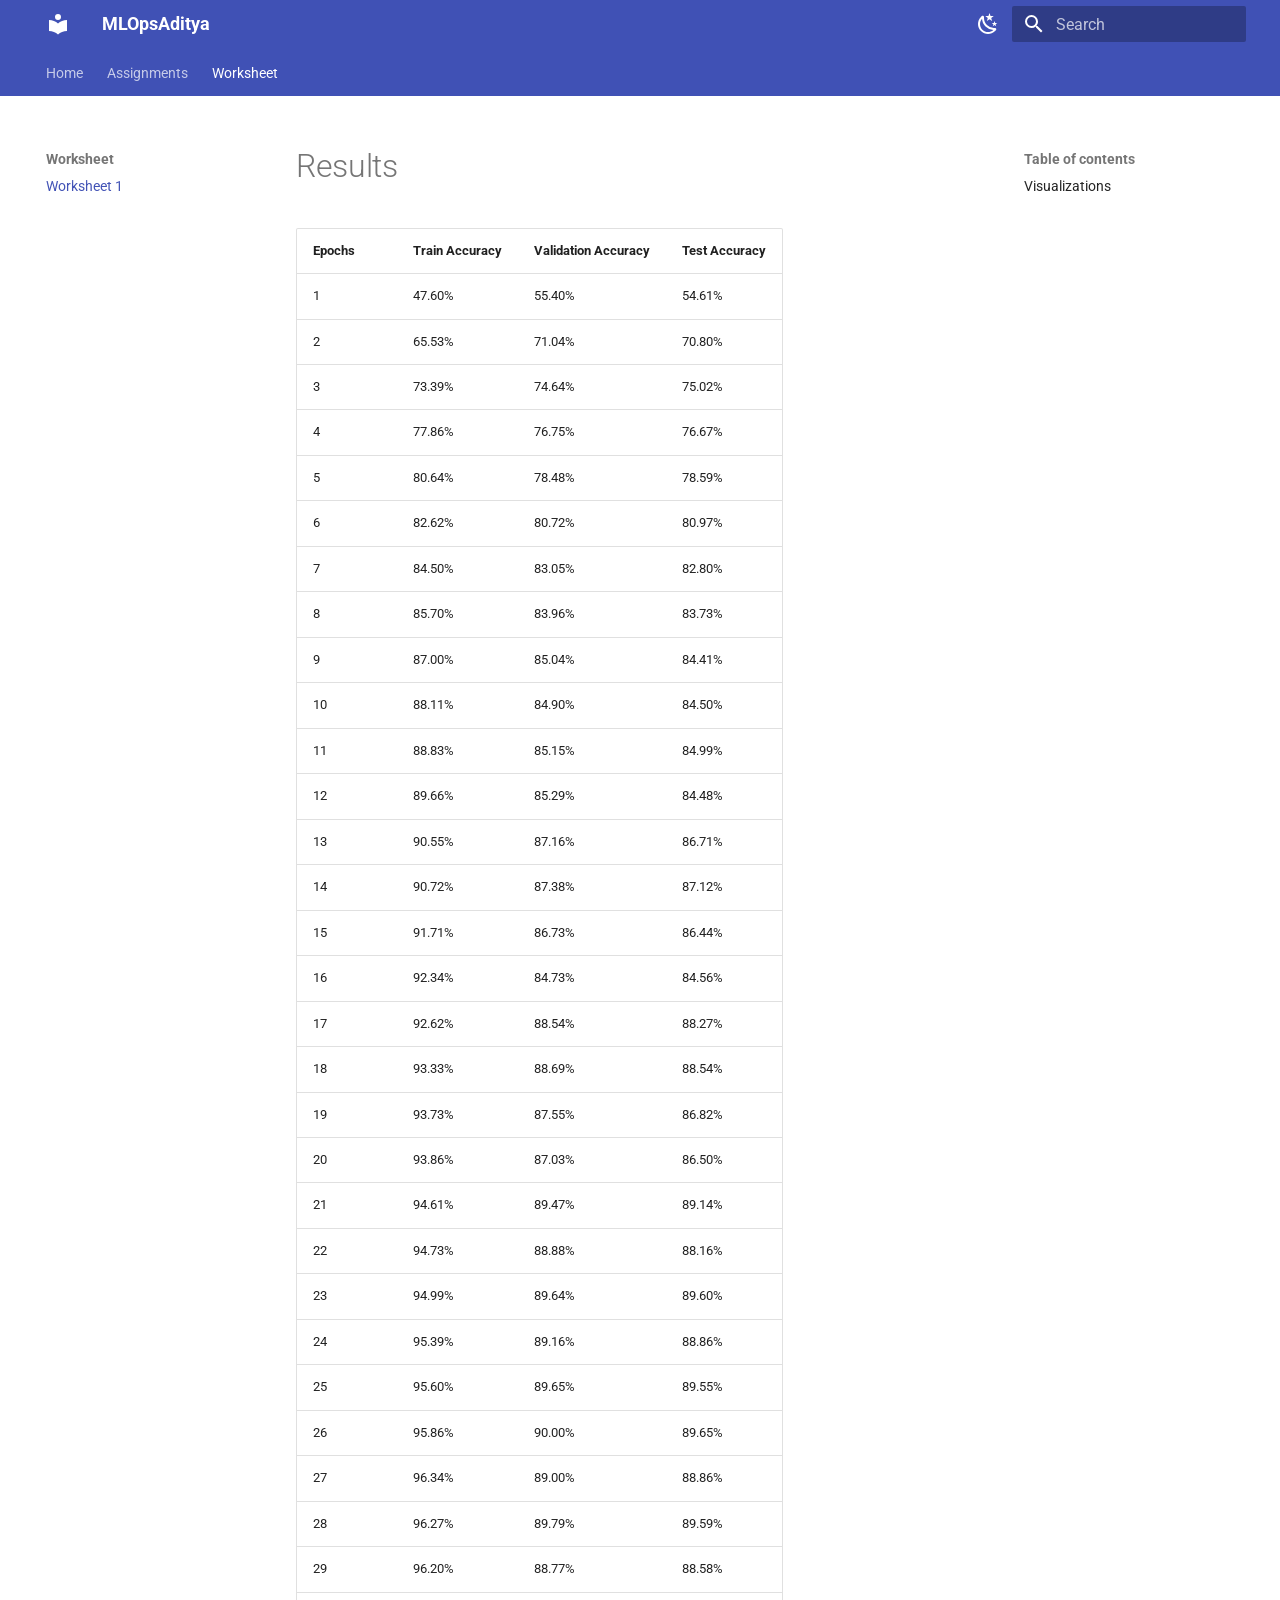
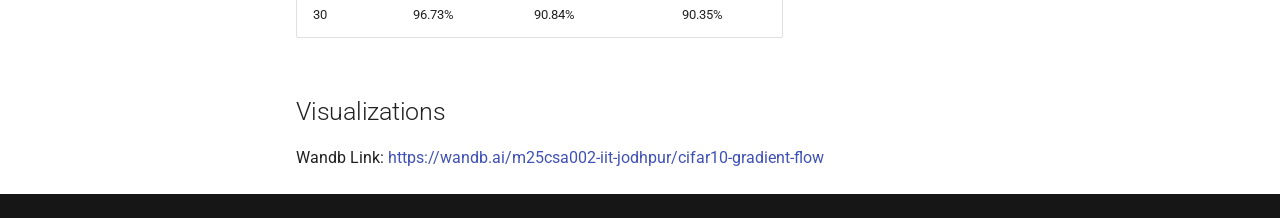
<file: branches/worksheet1/index.html>
<!doctype html>
<html lang="en" class="no-js">
  <head>
    
      <meta charset="utf-8">
      <meta name="viewport" content="width=device-width,initial-scale=1">
      
        <meta name="description" content="Branch-based documentation site">
      
      
        <meta name="author" content="Aditya Singh">
      
      
      
        <link rel="prev" href="../assg_5/">
      
      
      
        
      
      
      <link rel="icon" href="../../assets/images/favicon.png">
      <meta name="generator" content="mkdocs-1.6.1, mkdocs-material-9.7.6">
    
    
      
        <title>Worksheet 1 - MLOpsAditya</title>
      
    
    
      <link rel="stylesheet" href="../../assets/stylesheets/main.484c7ddc.min.css">
      
        
        <link rel="stylesheet" href="../../assets/stylesheets/palette.ab4e12ef.min.css">
      
      


    
    
      
    
    
      
        
        
        <link rel="preconnect" href="https://fonts.gstatic.com" crossorigin>
        <link rel="stylesheet" href="https://fonts.googleapis.com/css?family=Roboto:300,300i,400,400i,700,700i%7CRoboto+Mono:400,400i,700,700i&display=fallback">
        <style>:root{--md-text-font:"Roboto";--md-code-font:"Roboto Mono"}</style>
      
    
    
    <script>__md_scope=new URL("../..",location),__md_hash=e=>[...e].reduce(((e,_)=>(e<<5)-e+_.charCodeAt(0)),0),__md_get=(e,_=localStorage,t=__md_scope)=>JSON.parse(_.getItem(t.pathname+"."+e)),__md_set=(e,_,t=localStorage,a=__md_scope)=>{try{t.setItem(a.pathname+"."+e,JSON.stringify(_))}catch(e){}}</script>
    
      

    
    
  </head>
  
  
    
    
      
    
    
    
    
    <body dir="ltr" data-md-color-scheme="default" data-md-color-primary="indigo" data-md-color-accent="indigo">
  
    
    <input class="md-toggle" data-md-toggle="drawer" type="checkbox" id="__drawer" autocomplete="off">
    <input class="md-toggle" data-md-toggle="search" type="checkbox" id="__search" autocomplete="off">
    <label class="md-overlay" for="__drawer"></label>
    <div data-md-component="skip">
      
        
        <a href="#results" class="md-skip">
          Skip to content
        </a>
      
    </div>
    <div data-md-component="announce">
      
    </div>
    
    
      

<header class="md-header" data-md-component="header">
  <nav class="md-header__inner md-grid" aria-label="Header">
    <a href="../.." title="MLOpsAditya" class="md-header__button md-logo" aria-label="MLOpsAditya" data-md-component="logo">
      
  
  <svg xmlns="http://www.w3.org/2000/svg" viewBox="0 0 24 24"><path d="M12 8a3 3 0 0 0 3-3 3 3 0 0 0-3-3 3 3 0 0 0-3 3 3 3 0 0 0 3 3m0 3.54C9.64 9.35 6.5 8 3 8v11c3.5 0 6.64 1.35 9 3.54 2.36-2.19 5.5-3.54 9-3.54V8c-3.5 0-6.64 1.35-9 3.54"/></svg>

    </a>
    <label class="md-header__button md-icon" for="__drawer">
      
      <svg xmlns="http://www.w3.org/2000/svg" viewBox="0 0 24 24"><path d="M3 6h18v2H3zm0 5h18v2H3zm0 5h18v2H3z"/></svg>
    </label>
    <div class="md-header__title" data-md-component="header-title">
      <div class="md-header__ellipsis">
        <div class="md-header__topic">
          <span class="md-ellipsis">
            MLOpsAditya
          </span>
        </div>
        <div class="md-header__topic" data-md-component="header-topic">
          <span class="md-ellipsis">
            
              Worksheet 1
            
          </span>
        </div>
      </div>
    </div>
    
      
        <form class="md-header__option" data-md-component="palette">
  
    
    
    
    <input class="md-option" data-md-color-media="" data-md-color-scheme="default" data-md-color-primary="indigo" data-md-color-accent="indigo"  aria-label="Dark mode"  type="radio" name="__palette" id="__palette_0">
    
      <label class="md-header__button md-icon" title="Dark mode" for="__palette_1" hidden>
        <svg xmlns="http://www.w3.org/2000/svg" viewBox="0 0 24 24"><path d="m17.75 4.09-2.53 1.94.91 3.06-2.63-1.81-2.63 1.81.91-3.06-2.53-1.94L12.44 4l1.06-3 1.06 3zm3.5 6.91-1.64 1.25.59 1.98-1.7-1.17-1.7 1.17.59-1.98L15.75 11l2.06-.05L18.5 9l.69 1.95zm-2.28 4.95c.83-.08 1.72 1.1 1.19 1.85-.32.45-.66.87-1.08 1.27C15.17 23 8.84 23 4.94 19.07c-3.91-3.9-3.91-10.24 0-14.14.4-.4.82-.76 1.27-1.08.75-.53 1.93.36 1.85 1.19-.27 2.86.69 5.83 2.89 8.02a9.96 9.96 0 0 0 8.02 2.89m-1.64 2.02a12.08 12.08 0 0 1-7.8-3.47c-2.17-2.19-3.33-5-3.49-7.82-2.81 3.14-2.7 7.96.31 10.98 3.02 3.01 7.84 3.12 10.98.31"/></svg>
      </label>
    
  
    
    
    
    <input class="md-option" data-md-color-media="" data-md-color-scheme="slate" data-md-color-primary="indigo" data-md-color-accent="indigo"  aria-label="Light mode"  type="radio" name="__palette" id="__palette_1">
    
      <label class="md-header__button md-icon" title="Light mode" for="__palette_0" hidden>
        <svg xmlns="http://www.w3.org/2000/svg" viewBox="0 0 24 24"><path d="M12 7a5 5 0 0 1 5 5 5 5 0 0 1-5 5 5 5 0 0 1-5-5 5 5 0 0 1 5-5m0 2a3 3 0 0 0-3 3 3 3 0 0 0 3 3 3 3 0 0 0 3-3 3 3 0 0 0-3-3m0-7 2.39 3.42C13.65 5.15 12.84 5 12 5s-1.65.15-2.39.42zM3.34 7l4.16-.35A7.2 7.2 0 0 0 5.94 8.5c-.44.74-.69 1.5-.83 2.29zm.02 10 1.76-3.77a7.131 7.131 0 0 0 2.38 4.14zM20.65 7l-1.77 3.79a7.02 7.02 0 0 0-2.38-4.15zm-.01 10-4.14.36c.59-.51 1.12-1.14 1.54-1.86.42-.73.69-1.5.83-2.29zM12 22l-2.41-3.44c.74.27 1.55.44 2.41.44.82 0 1.63-.17 2.37-.44z"/></svg>
      </label>
    
  
</form>
      
    
    
      <script>var palette=__md_get("__palette");if(palette&&palette.color){if("(prefers-color-scheme)"===palette.color.media){var media=matchMedia("(prefers-color-scheme: light)"),input=document.querySelector(media.matches?"[data-md-color-media='(prefers-color-scheme: light)']":"[data-md-color-media='(prefers-color-scheme: dark)']");palette.color.media=input.getAttribute("data-md-color-media"),palette.color.scheme=input.getAttribute("data-md-color-scheme"),palette.color.primary=input.getAttribute("data-md-color-primary"),palette.color.accent=input.getAttribute("data-md-color-accent")}for(var[key,value]of Object.entries(palette.color))document.body.setAttribute("data-md-color-"+key,value)}</script>
    
    
    
      
      
        <label class="md-header__button md-icon" for="__search">
          
          <svg xmlns="http://www.w3.org/2000/svg" viewBox="0 0 24 24"><path d="M9.5 3A6.5 6.5 0 0 1 16 9.5c0 1.61-.59 3.09-1.56 4.23l.27.27h.79l5 5-1.5 1.5-5-5v-.79l-.27-.27A6.52 6.52 0 0 1 9.5 16 6.5 6.5 0 0 1 3 9.5 6.5 6.5 0 0 1 9.5 3m0 2C7 5 5 7 5 9.5S7 14 9.5 14 14 12 14 9.5 12 5 9.5 5"/></svg>
        </label>
        <div class="md-search" data-md-component="search" role="dialog">
  <label class="md-search__overlay" for="__search"></label>
  <div class="md-search__inner" role="search">
    <form class="md-search__form" name="search">
      <input type="text" class="md-search__input" name="query" aria-label="Search" placeholder="Search" autocapitalize="off" autocorrect="off" autocomplete="off" spellcheck="false" data-md-component="search-query" required>
      <label class="md-search__icon md-icon" for="__search">
        
        <svg xmlns="http://www.w3.org/2000/svg" viewBox="0 0 24 24"><path d="M9.5 3A6.5 6.5 0 0 1 16 9.5c0 1.61-.59 3.09-1.56 4.23l.27.27h.79l5 5-1.5 1.5-5-5v-.79l-.27-.27A6.52 6.52 0 0 1 9.5 16 6.5 6.5 0 0 1 3 9.5 6.5 6.5 0 0 1 9.5 3m0 2C7 5 5 7 5 9.5S7 14 9.5 14 14 12 14 9.5 12 5 9.5 5"/></svg>
        
        <svg xmlns="http://www.w3.org/2000/svg" viewBox="0 0 24 24"><path d="M20 11v2H8l5.5 5.5-1.42 1.42L4.16 12l7.92-7.92L13.5 5.5 8 11z"/></svg>
      </label>
      <nav class="md-search__options" aria-label="Search">
        
        <button type="reset" class="md-search__icon md-icon" title="Clear" aria-label="Clear" tabindex="-1">
          
          <svg xmlns="http://www.w3.org/2000/svg" viewBox="0 0 24 24"><path d="M19 6.41 17.59 5 12 10.59 6.41 5 5 6.41 10.59 12 5 17.59 6.41 19 12 13.41 17.59 19 19 17.59 13.41 12z"/></svg>
        </button>
      </nav>
      
        <div class="md-search__suggest" data-md-component="search-suggest"></div>
      
    </form>
    <div class="md-search__output">
      <div class="md-search__scrollwrap" tabindex="0" data-md-scrollfix>
        <div class="md-search-result" data-md-component="search-result">
          <div class="md-search-result__meta">
            Initializing search
          </div>
          <ol class="md-search-result__list" role="presentation"></ol>
        </div>
      </div>
    </div>
  </div>
</div>
      
    
    
  </nav>
  
</header>
    
    <div class="md-container" data-md-component="container">
      
      
        
          
            
<nav class="md-tabs" aria-label="Tabs" data-md-component="tabs">
  <div class="md-grid">
    <ul class="md-tabs__list">
      
        
  
  
  
  
    <li class="md-tabs__item">
      <a href="../.." class="md-tabs__link">
        
  
  
    
  
  Home

      </a>
    </li>
  

      
        
  
  
  
  
    
    
      <li class="md-tabs__item">
        <a href="../assg_1/" class="md-tabs__link">
          
  
  
  Assignments

        </a>
      </li>
    
  

      
        
  
  
  
    
  
  
    
    
      <li class="md-tabs__item md-tabs__item--active">
        <a href="./" class="md-tabs__link">
          
  
  
  Worksheet

        </a>
      </li>
    
  

      
    </ul>
  </div>
</nav>
          
        
      
      <main class="md-main" data-md-component="main">
        <div class="md-main__inner md-grid">
          
            
              
              <div class="md-sidebar md-sidebar--primary" data-md-component="sidebar" data-md-type="navigation" >
                <div class="md-sidebar__scrollwrap">
                  <div class="md-sidebar__inner">
                    


  


<nav class="md-nav md-nav--primary md-nav--lifted" aria-label="Navigation" data-md-level="0">
  <label class="md-nav__title" for="__drawer">
    <a href="../.." title="MLOpsAditya" class="md-nav__button md-logo" aria-label="MLOpsAditya" data-md-component="logo">
      
  
  <svg xmlns="http://www.w3.org/2000/svg" viewBox="0 0 24 24"><path d="M12 8a3 3 0 0 0 3-3 3 3 0 0 0-3-3 3 3 0 0 0-3 3 3 3 0 0 0 3 3m0 3.54C9.64 9.35 6.5 8 3 8v11c3.5 0 6.64 1.35 9 3.54 2.36-2.19 5.5-3.54 9-3.54V8c-3.5 0-6.64 1.35-9 3.54"/></svg>

    </a>
    MLOpsAditya
  </label>
  
  <ul class="md-nav__list" data-md-scrollfix>
    
      
      
  
  
  
  
    <li class="md-nav__item">
      <a href="../.." class="md-nav__link">
        
  
  
  <span class="md-ellipsis">
    
  
    Home
  

    
  </span>
  
  

      </a>
    </li>
  

    
      
      
  
  
  
  
    
    
    
    
      
      
        
      
    
    
    <li class="md-nav__item md-nav__item--nested">
      
        
        
          
        
        <input class="md-nav__toggle md-toggle md-toggle--indeterminate" type="checkbox" id="__nav_2" >
        
          
          <label class="md-nav__link" for="__nav_2" id="__nav_2_label" tabindex="0">
            
  
  
  <span class="md-ellipsis">
    
  
    Assignments
  

    
  </span>
  
  

            <span class="md-nav__icon md-icon"></span>
          </label>
        
        <nav class="md-nav" data-md-level="1" aria-labelledby="__nav_2_label" aria-expanded="false">
          <label class="md-nav__title" for="__nav_2">
            <span class="md-nav__icon md-icon"></span>
            
  
    Assignments
  

          </label>
          <ul class="md-nav__list" data-md-scrollfix>
            
              
                
  
  
  
  
    <li class="md-nav__item">
      <a href="../assg_1/" class="md-nav__link">
        
  
  
  <span class="md-ellipsis">
    
  
    Assignment 1
  

    
  </span>
  
  

      </a>
    </li>
  

              
            
              
                
  
  
  
  
    <li class="md-nav__item">
      <a href="../assg_2/" class="md-nav__link">
        
  
  
  <span class="md-ellipsis">
    
  
    Assignment 2
  

    
  </span>
  
  

      </a>
    </li>
  

              
            
              
                
  
  
  
  
    <li class="md-nav__item">
      <a href="../assg_3/" class="md-nav__link">
        
  
  
  <span class="md-ellipsis">
    
  
    Assignment 3
  

    
  </span>
  
  

      </a>
    </li>
  

              
            
              
                
  
  
  
  
    <li class="md-nav__item">
      <a href="../assg_4/" class="md-nav__link">
        
  
  
  <span class="md-ellipsis">
    
  
    Assignment 4
  

    
  </span>
  
  

      </a>
    </li>
  

              
            
              
                
  
  
  
  
    <li class="md-nav__item">
      <a href="../assg_5/" class="md-nav__link">
        
  
  
  <span class="md-ellipsis">
    
  
    Assignment 5
  

    
  </span>
  
  

      </a>
    </li>
  

              
            
          </ul>
        </nav>
      
    </li>
  

    
      
      
  
  
    
  
  
  
    
    
    
    
      
        
        
      
      
        
      
    
    
    <li class="md-nav__item md-nav__item--active md-nav__item--section md-nav__item--nested">
      
        
        
        <input class="md-nav__toggle md-toggle " type="checkbox" id="__nav_3" checked>
        
          
          <label class="md-nav__link" for="__nav_3" id="__nav_3_label" tabindex="">
            
  
  
  <span class="md-ellipsis">
    
  
    Worksheet
  

    
  </span>
  
  

            <span class="md-nav__icon md-icon"></span>
          </label>
        
        <nav class="md-nav" data-md-level="1" aria-labelledby="__nav_3_label" aria-expanded="true">
          <label class="md-nav__title" for="__nav_3">
            <span class="md-nav__icon md-icon"></span>
            
  
    Worksheet
  

          </label>
          <ul class="md-nav__list" data-md-scrollfix>
            
              
                
  
  
    
  
  
  
    <li class="md-nav__item md-nav__item--active">
      
      <input class="md-nav__toggle md-toggle" type="checkbox" id="__toc">
      
      
        
      
      
        <label class="md-nav__link md-nav__link--active" for="__toc">
          
  
  
  <span class="md-ellipsis">
    
  
    Worksheet 1
  

    
  </span>
  
  

          <span class="md-nav__icon md-icon"></span>
        </label>
      
      <a href="./" class="md-nav__link md-nav__link--active">
        
  
  
  <span class="md-ellipsis">
    
  
    Worksheet 1
  

    
  </span>
  
  

      </a>
      
        

<nav class="md-nav md-nav--secondary" aria-label="Table of contents">
  
  
  
    
  
  
    <label class="md-nav__title" for="__toc">
      <span class="md-nav__icon md-icon"></span>
      Table of contents
    </label>
    <ul class="md-nav__list" data-md-component="toc" data-md-scrollfix>
      
        <li class="md-nav__item">
  <a href="#visualizations" class="md-nav__link">
    <span class="md-ellipsis">
      
        Visualizations
      
    </span>
  </a>
  
</li>
      
    </ul>
  
</nav>
      
    </li>
  

              
            
          </ul>
        </nav>
      
    </li>
  

    
  </ul>
</nav>
                  </div>
                </div>
              </div>
            
            
              
              <div class="md-sidebar md-sidebar--secondary" data-md-component="sidebar" data-md-type="toc" >
                <div class="md-sidebar__scrollwrap">
                  <div class="md-sidebar__inner">
                    

<nav class="md-nav md-nav--secondary" aria-label="Table of contents">
  
  
  
    
  
  
    <label class="md-nav__title" for="__toc">
      <span class="md-nav__icon md-icon"></span>
      Table of contents
    </label>
    <ul class="md-nav__list" data-md-component="toc" data-md-scrollfix>
      
        <li class="md-nav__item">
  <a href="#visualizations" class="md-nav__link">
    <span class="md-ellipsis">
      
        Visualizations
      
    </span>
  </a>
  
</li>
      
    </ul>
  
</nav>
                  </div>
                </div>
              </div>
            
          
          
            <div class="md-content" data-md-component="content">
              
              <article class="md-content__inner md-typeset">
                
                  



<h1 id="results">Results</h1>
<table>
<thead>
<tr>
<th>Epochs</th>
<th>Train Accuracy</th>
<th>Validation Accuracy</th>
<th>Test Accuracy</th>
</tr>
</thead>
<tbody>
<tr>
<td>1</td>
<td>47.60%</td>
<td>55.40%</td>
<td>54.61%</td>
</tr>
<tr>
<td>2</td>
<td>65.53%</td>
<td>71.04%</td>
<td>70.80%</td>
</tr>
<tr>
<td>3</td>
<td>73.39%</td>
<td>74.64%</td>
<td>75.02%</td>
</tr>
<tr>
<td>4</td>
<td>77.86%</td>
<td>76.75%</td>
<td>76.67%</td>
</tr>
<tr>
<td>5</td>
<td>80.64%</td>
<td>78.48%</td>
<td>78.59%</td>
</tr>
<tr>
<td>6</td>
<td>82.62%</td>
<td>80.72%</td>
<td>80.97%</td>
</tr>
<tr>
<td>7</td>
<td>84.50%</td>
<td>83.05%</td>
<td>82.80%</td>
</tr>
<tr>
<td>8</td>
<td>85.70%</td>
<td>83.96%</td>
<td>83.73%</td>
</tr>
<tr>
<td>9</td>
<td>87.00%</td>
<td>85.04%</td>
<td>84.41%</td>
</tr>
<tr>
<td>10</td>
<td>88.11%</td>
<td>84.90%</td>
<td>84.50%</td>
</tr>
<tr>
<td>11</td>
<td>88.83%</td>
<td>85.15%</td>
<td>84.99%</td>
</tr>
<tr>
<td>12</td>
<td>89.66%</td>
<td>85.29%</td>
<td>84.48%</td>
</tr>
<tr>
<td>13</td>
<td>90.55%</td>
<td>87.16%</td>
<td>86.71%</td>
</tr>
<tr>
<td>14</td>
<td>90.72%</td>
<td>87.38%</td>
<td>87.12%</td>
</tr>
<tr>
<td>15</td>
<td>91.71%</td>
<td>86.73%</td>
<td>86.44%</td>
</tr>
<tr>
<td>16</td>
<td>92.34%</td>
<td>84.73%</td>
<td>84.56%</td>
</tr>
<tr>
<td>17</td>
<td>92.62%</td>
<td>88.54%</td>
<td>88.27%</td>
</tr>
<tr>
<td>18</td>
<td>93.33%</td>
<td>88.69%</td>
<td>88.54%</td>
</tr>
<tr>
<td>19</td>
<td>93.73%</td>
<td>87.55%</td>
<td>86.82%</td>
</tr>
<tr>
<td>20</td>
<td>93.86%</td>
<td>87.03%</td>
<td>86.50%</td>
</tr>
<tr>
<td>21</td>
<td>94.61%</td>
<td>89.47%</td>
<td>89.14%</td>
</tr>
<tr>
<td>22</td>
<td>94.73%</td>
<td>88.88%</td>
<td>88.16%</td>
</tr>
<tr>
<td>23</td>
<td>94.99%</td>
<td>89.64%</td>
<td>89.60%</td>
</tr>
<tr>
<td>24</td>
<td>95.39%</td>
<td>89.16%</td>
<td>88.86%</td>
</tr>
<tr>
<td>25</td>
<td>95.60%</td>
<td>89.65%</td>
<td>89.55%</td>
</tr>
<tr>
<td>26</td>
<td>95.86%</td>
<td>90.00%</td>
<td>89.65%</td>
</tr>
<tr>
<td>27</td>
<td>96.34%</td>
<td>89.00%</td>
<td>88.86%</td>
</tr>
<tr>
<td>28</td>
<td>96.27%</td>
<td>89.79%</td>
<td>89.59%</td>
</tr>
<tr>
<td>29</td>
<td>96.20%</td>
<td>88.77%</td>
<td>88.58%</td>
</tr>
<tr>
<td>30</td>
<td>96.73%</td>
<td>90.84%</td>
<td>90.35%</td>
</tr>
</tbody>
</table>
<h2 id="visualizations">Visualizations</h2>
<p>Wandb Link: <a href="https://wandb.ai/m25csa002-iit-jodhpur/cifar10-gradient-flow">https://wandb.ai/m25csa002-iit-jodhpur/cifar10-gradient-flow</a></p>












                
              </article>
            </div>
          
          
<script>var target=document.getElementById(location.hash.slice(1));target&&target.name&&(target.checked=target.name.startsWith("__tabbed_"))</script>
        </div>
        
          <button type="button" class="md-top md-icon" data-md-component="top" hidden>
  
  <svg xmlns="http://www.w3.org/2000/svg" viewBox="0 0 24 24"><path d="M13 20h-2V8l-5.5 5.5-1.42-1.42L12 4.16l7.92 7.92-1.42 1.42L13 8z"/></svg>
  Back to top
</button>
        
      </main>
      
        <footer class="md-footer">
  
  <div class="md-footer-meta md-typeset">
    <div class="md-footer-meta__inner md-grid">
      <div class="md-copyright">
  
  
</div>
      
    </div>
  </div>
</footer>
      
    </div>
    <div class="md-dialog" data-md-component="dialog">
      <div class="md-dialog__inner md-typeset"></div>
    </div>
    
    
    
      
      
      <script id="__config" type="application/json">{"annotate": null, "base": "../..", "features": ["navigation.tabs", "navigation.sections", "navigation.expand", "navigation.top", "navigation.instant", "content.code.copy", "search.suggest", "search.highlight"], "search": "../../assets/javascripts/workers/search.2c215733.min.js", "tags": null, "translations": {"clipboard.copied": "Copied to clipboard", "clipboard.copy": "Copy to clipboard", "search.result.more.one": "1 more on this page", "search.result.more.other": "# more on this page", "search.result.none": "No matching documents", "search.result.one": "1 matching document", "search.result.other": "# matching documents", "search.result.placeholder": "Type to start searching", "search.result.term.missing": "Missing", "select.version": "Select version"}, "version": null}</script>
    
    
      <script src="../../assets/javascripts/bundle.79ae519e.min.js"></script>
      
    
  </body>
</html>
</file>
<file: assets/stylesheets/main.484c7ddc.min.css>
@charset "UTF-8";html{-webkit-text-size-adjust:none;-moz-text-size-adjust:none;text-size-adjust:none;box-sizing:border-box}*,:after,:before{box-sizing:inherit}@media (prefers-reduced-motion){*,:after,:before{transition:none!important}}body{margin:0}a,button,input,label{-webkit-tap-highlight-color:transparent}a{color:inherit;text-decoration:none}hr{border:0;box-sizing:initial;display:block;height:.05rem;overflow:visible;padding:0}small{font-size:80%}sub,sup{line-height:1em}img{border-style:none}table{border-collapse:initial;border-spacing:0}td,th{font-weight:400;vertical-align:top}button{background:#0000;border:0;font-family:inherit;font-size:inherit;margin:0;padding:0}input{border:0;outline:none}:root{--md-primary-fg-color:#4051b5;--md-primary-fg-color--light:#5d6cc0;--md-primary-fg-color--dark:#303fa1;--md-primary-bg-color:#fff;--md-primary-bg-color--light:#ffffffb3;--md-accent-fg-color:#526cfe;--md-accent-fg-color--transparent:#526cfe1a;--md-accent-bg-color:#fff;--md-accent-bg-color--light:#ffffffb3}[data-md-color-scheme=default]{color-scheme:light}[data-md-color-scheme=default] img[src$="#gh-dark-mode-only"],[data-md-color-scheme=default] img[src$="#only-dark"]{display:none}:root,[data-md-color-scheme=default]{--md-hue:225deg;--md-default-fg-color:#000000de;--md-default-fg-color--light:#0000008a;--md-default-fg-color--lighter:#00000052;--md-default-fg-color--lightest:#00000012;--md-default-bg-color:#fff;--md-default-bg-color--light:#ffffffb3;--md-default-bg-color--lighter:#ffffff4d;--md-default-bg-color--lightest:#ffffff1f;--md-code-fg-color:#36464e;--md-code-bg-color:#f5f5f5;--md-code-bg-color--light:#f5f5f5b3;--md-code-bg-color--lighter:#f5f5f54d;--md-code-hl-color:#4287ff;--md-code-hl-color--light:#4287ff1a;--md-code-hl-number-color:#d52a2a;--md-code-hl-special-color:#db1457;--md-code-hl-function-color:#a846b9;--md-code-hl-constant-color:#6e59d9;--md-code-hl-keyword-color:#3f6ec6;--md-code-hl-string-color:#1c7d4d;--md-code-hl-name-color:var(--md-code-fg-color);--md-code-hl-operator-color:var(--md-default-fg-color--light);--md-code-hl-punctuation-color:var(--md-default-fg-color--light);--md-code-hl-comment-color:var(--md-default-fg-color--light);--md-code-hl-generic-color:var(--md-default-fg-color--light);--md-code-hl-variable-color:var(--md-default-fg-color--light);--md-typeset-color:var(--md-default-fg-color);--md-typeset-a-color:var(--md-primary-fg-color);--md-typeset-del-color:#f5503d26;--md-typeset-ins-color:#0bd57026;--md-typeset-kbd-color:#fafafa;--md-typeset-kbd-accent-color:#fff;--md-typeset-kbd-border-color:#b8b8b8;--md-typeset-mark-color:#ffff0080;--md-typeset-table-color:#0000001f;--md-typeset-table-color--light:rgba(0,0,0,.035);--md-admonition-fg-color:var(--md-default-fg-color);--md-admonition-bg-color:var(--md-default-bg-color);--md-warning-fg-color:#000000de;--md-warning-bg-color:#ff9;--md-footer-fg-color:#fff;--md-footer-fg-color--light:#ffffffb3;--md-footer-fg-color--lighter:#ffffff73;--md-footer-bg-color:#000000de;--md-footer-bg-color--dark:#00000052;--md-shadow-z1:0 0.2rem 0.5rem #0000000d,0 0 0.05rem #0000001a;--md-shadow-z2:0 0.2rem 0.5rem #0000001a,0 0 0.05rem #00000040;--md-shadow-z3:0 0.2rem 0.5rem #0003,0 0 0.05rem #00000059}.md-icon svg{fill:currentcolor;display:block;height:1.2rem;width:1.2rem}body{-webkit-font-smoothing:antialiased;-moz-osx-font-smoothing:grayscale;--md-text-font-family:var(--md-text-font,_),-apple-system,BlinkMacSystemFont,Helvetica,Arial,sans-serif;--md-code-font-family:var(--md-code-font,_),SFMono-Regular,Consolas,Menlo,monospace}aside,body,input{font-feature-settings:"kern","liga";color:var(--md-typeset-color);font-family:var(--md-text-font-family)}code,kbd,pre{font-feature-settings:"kern";font-family:var(--md-code-font-family)}:root{--md-typeset-table-sort-icon:url('data:image/svg+xml;charset=utf-8,<svg xmlns="http://www.w3.org/2000/svg" viewBox="0 0 24 24"><path d="m18 21-4-4h3V7h-3l4-4 4 4h-3v10h3M2 19v-2h10v2M2 13v-2h7v2M2 7V5h4v2z"/></svg>');--md-typeset-table-sort-icon--asc:url('data:image/svg+xml;charset=utf-8,<svg xmlns="http://www.w3.org/2000/svg" viewBox="0 0 24 24"><path d="M19 17h3l-4 4-4-4h3V3h2M2 17h10v2H2M6 5v2H2V5m0 6h7v2H2z"/></svg>');--md-typeset-table-sort-icon--desc:url('data:image/svg+xml;charset=utf-8,<svg xmlns="http://www.w3.org/2000/svg" viewBox="0 0 24 24"><path d="M19 7h3l-4-4-4 4h3v14h2M2 17h10v2H2M6 5v2H2V5m0 6h7v2H2z"/></svg>')}.md-typeset{-webkit-print-color-adjust:exact;color-adjust:exact;font-size:.8rem;line-height:1.6;overflow-wrap:break-word}@media print{.md-typeset{font-size:.68rem}}.md-typeset blockquote,.md-typeset dl,.md-typeset figure,.md-typeset ol,.md-typeset pre,.md-typeset ul{margin-bottom:1em;margin-top:1em}.md-typeset h1{color:var(--md-default-fg-color--light);font-size:2em;line-height:1.3;margin:0 0 1.25em}.md-typeset h1,.md-typeset h2{font-weight:300;letter-spacing:-.01em}.md-typeset h2{font-size:1.5625em;line-height:1.4;margin:1.6em 0 .64em}.md-typeset h3{font-size:1.25em;font-weight:400;letter-spacing:-.01em;line-height:1.5;margin:1.6em 0 .8em}.md-typeset h2+h3{margin-top:.8em}.md-typeset h4{font-weight:700;letter-spacing:-.01em;margin:1em 0}.md-typeset h5,.md-typeset h6{color:var(--md-default-fg-color--light);font-size:.8em;font-weight:700;letter-spacing:-.01em;margin:1.25em 0}.md-typeset h5{text-transform:uppercase}.md-typeset h5 code{text-transform:none}.md-typeset hr{border-bottom:.05rem solid var(--md-default-fg-color--lightest);display:flow-root;margin:1.5em 0}.md-typeset a{color:var(--md-typeset-a-color);word-break:break-word}.md-typeset a,.md-typeset a:before{transition:color 125ms}.md-typeset a:focus,.md-typeset a:hover{color:var(--md-accent-fg-color)}.md-typeset a:focus code,.md-typeset a:hover code{background-color:var(--md-accent-fg-color--transparent);color:var(--md-accent-fg-color)}.md-typeset a code{color:var(--md-typeset-a-color)}.md-typeset a.focus-visible{outline-color:var(--md-accent-fg-color);outline-offset:.2rem}.md-typeset code,.md-typeset kbd,.md-typeset pre{color:var(--md-code-fg-color);direction:ltr;font-variant-ligatures:none;transition:background-color 125ms}@media print{.md-typeset code,.md-typeset kbd,.md-typeset pre{white-space:pre-wrap}}.md-typeset code{background-color:var(--md-code-bg-color);border-radius:.1rem;-webkit-box-decoration-break:clone;box-decoration-break:clone;font-size:.85em;padding:0 .2941176471em;transition:color 125ms,background-color 125ms;word-break:break-word}.md-typeset code:not(.focus-visible){-webkit-tap-highlight-color:transparent;outline:none}.md-typeset pre{display:flow-root;line-height:1.4;position:relative}.md-typeset pre>code{-webkit-box-decoration-break:slice;box-decoration-break:slice;box-shadow:none;display:block;margin:0;outline-color:var(--md-accent-fg-color);overflow:auto;padding:.7720588235em 1.1764705882em;scrollbar-color:var(--md-default-fg-color--lighter) #0000;scrollbar-width:thin;touch-action:auto;word-break:normal}.md-typeset pre>code:hover{scrollbar-color:var(--md-accent-fg-color) #0000}.md-typeset pre>code::-webkit-scrollbar{height:.2rem;width:.2rem}.md-typeset pre>code::-webkit-scrollbar-thumb{background-color:var(--md-default-fg-color--lighter)}.md-typeset pre>code::-webkit-scrollbar-thumb:hover{background-color:var(--md-accent-fg-color)}.md-typeset kbd{background-color:var(--md-typeset-kbd-color);border-radius:.1rem;box-shadow:0 .1rem 0 .05rem var(--md-typeset-kbd-border-color),0 .1rem 0 var(--md-typeset-kbd-border-color),0 -.1rem .2rem var(--md-typeset-kbd-accent-color) inset;color:var(--md-default-fg-color);display:inline-block;font-size:.75em;padding:0 .6666666667em;vertical-align:text-top;word-break:break-word}.md-typeset mark{background-color:var(--md-typeset-mark-color);-webkit-box-decoration-break:clone;box-decoration-break:clone;color:inherit;word-break:break-word}.md-typeset abbr{cursor:help;text-decoration:none}.md-typeset [data-preview],.md-typeset abbr{border-bottom:.05rem dotted var(--md-default-fg-color--light)}.md-typeset small{opacity:.75}[dir=ltr] .md-typeset sub,[dir=ltr] .md-typeset sup{margin-left:.078125em}[dir=rtl] .md-typeset sub,[dir=rtl] .md-typeset sup{margin-right:.078125em}[dir=ltr] .md-typeset blockquote{padding-left:.6rem}[dir=rtl] .md-typeset blockquote{padding-right:.6rem}[dir=ltr] .md-typeset blockquote{border-left:.2rem solid var(--md-default-fg-color--lighter)}[dir=rtl] .md-typeset blockquote{border-right:.2rem solid var(--md-default-fg-color--lighter)}.md-typeset blockquote{color:var(--md-default-fg-color--light);margin-left:0;margin-right:0}.md-typeset ul{list-style-type:disc}.md-typeset ul[type]{list-style-type:revert-layer}[dir=ltr] .md-typeset ol,[dir=ltr] .md-typeset ul{margin-left:.625em}[dir=rtl] .md-typeset ol,[dir=rtl] .md-typeset ul{margin-right:.625em}.md-typeset ol,.md-typeset ul{padding:0}.md-typeset ol:not([hidden]),.md-typeset ul:not([hidden]){display:flow-root}.md-typeset ol ol,.md-typeset ul ol{list-style-type:lower-alpha}.md-typeset ol ol ol,.md-typeset ul ol ol{list-style-type:lower-roman}.md-typeset ol ol ol ol,.md-typeset ul ol ol ol{list-style-type:upper-alpha}.md-typeset ol ol ol ol ol,.md-typeset ul ol ol ol ol{list-style-type:upper-roman}.md-typeset ol[type],.md-typeset ul[type]{list-style-type:revert-layer}[dir=ltr] .md-typeset ol li,[dir=ltr] .md-typeset ul li{margin-left:1.25em}[dir=rtl] .md-typeset ol li,[dir=rtl] .md-typeset ul li{margin-right:1.25em}.md-typeset ol li,.md-typeset ul li{margin-bottom:.5em}.md-typeset ol li blockquote,.md-typeset ol li p,.md-typeset ul li blockquote,.md-typeset ul li p{margin:.5em 0}.md-typeset ol li:last-child,.md-typeset ul li:last-child{margin-bottom:0}[dir=ltr] .md-typeset ol li ol,[dir=ltr] .md-typeset ol li ul,[dir=ltr] .md-typeset ul li ol,[dir=ltr] .md-typeset ul li ul{margin-left:.625em}[dir=rtl] .md-typeset ol li ol,[dir=rtl] .md-typeset ol li ul,[dir=rtl] .md-typeset ul li ol,[dir=rtl] .md-typeset ul li ul{margin-right:.625em}.md-typeset ol li ol,.md-typeset ol li ul,.md-typeset ul li ol,.md-typeset ul li ul{margin-bottom:.5em;margin-top:.5em}[dir=ltr] .md-typeset dd{margin-left:1.875em}[dir=rtl] .md-typeset dd{margin-right:1.875em}.md-typeset dd{margin-bottom:1.5em;margin-top:1em}.md-typeset img,.md-typeset svg,.md-typeset video{height:auto;max-width:100%}.md-typeset img[align=left]{margin:1em 1em 1em 0}.md-typeset img[align=right]{margin:1em 0 1em 1em}.md-typeset img[align]:only-child{margin-top:0}.md-typeset figure{display:flow-root;margin:1em auto;max-width:100%;text-align:center;width:fit-content}.md-typeset figure img{display:block;margin:0 auto}.md-typeset figcaption{font-style:italic;margin:1em auto;max-width:24rem}.md-typeset iframe{max-width:100%}.md-typeset table:not([class]){background-color:var(--md-default-bg-color);border:.05rem solid var(--md-typeset-table-color);border-radius:.1rem;display:inline-block;font-size:.64rem;max-width:100%;overflow:auto;touch-action:auto}@media print{.md-typeset table:not([class]){display:table}}.md-typeset table:not([class])+*{margin-top:1.5em}.md-typeset table:not([class]) td>:first-child,.md-typeset table:not([class]) th>:first-child{margin-top:0}.md-typeset table:not([class]) td>:last-child,.md-typeset table:not([class]) th>:last-child{margin-bottom:0}.md-typeset table:not([class]) td:not([align]),.md-typeset table:not([class]) th:not([align]){text-align:left}[dir=rtl] .md-typeset table:not([class]) td:not([align]),[dir=rtl] .md-typeset table:not([class]) th:not([align]){text-align:right}.md-typeset table:not([class]) th{font-weight:700;min-width:5rem;padding:.9375em 1.25em;vertical-align:top}.md-typeset table:not([class]) td{border-top:.05rem solid var(--md-typeset-table-color);padding:.9375em 1.25em;vertical-align:top}.md-typeset table:not([class]) tbody tr{transition:background-color 125ms}.md-typeset table:not([class]) tbody tr:hover{background-color:var(--md-typeset-table-color--light);box-shadow:0 .05rem 0 var(--md-default-bg-color) inset}.md-typeset table:not([class]) a{word-break:normal}.md-typeset table th[role=columnheader]{cursor:pointer}[dir=ltr] .md-typeset table th[role=columnheader]:after{margin-left:.5em}[dir=rtl] .md-typeset table th[role=columnheader]:after{margin-right:.5em}.md-typeset table th[role=columnheader]:after{content:"";display:inline-block;height:1.2em;-webkit-mask-image:var(--md-typeset-table-sort-icon);mask-image:var(--md-typeset-table-sort-icon);-webkit-mask-repeat:no-repeat;mask-repeat:no-repeat;-webkit-mask-size:contain;mask-size:contain;transition:background-color 125ms;vertical-align:text-bottom;width:1.2em}.md-typeset table th[role=columnheader]:hover:after{background-color:var(--md-default-fg-color--lighter)}.md-typeset table th[role=columnheader][aria-sort=ascending]:after{background-color:var(--md-default-fg-color--light);-webkit-mask-image:var(--md-typeset-table-sort-icon--asc);mask-image:var(--md-typeset-table-sort-icon--asc)}.md-typeset table th[role=columnheader][aria-sort=descending]:after{background-color:var(--md-default-fg-color--light);-webkit-mask-image:var(--md-typeset-table-sort-icon--desc);mask-image:var(--md-typeset-table-sort-icon--desc)}.md-typeset__scrollwrap{margin:1em -.8rem;overflow-x:auto;touch-action:auto}.md-typeset__table{display:inline-block;margin-bottom:.5em;padding:0 .8rem}@media print{.md-typeset__table{display:block}}html .md-typeset__table table{display:table;margin:0;overflow:hidden;width:100%}@media screen and (max-width:44.984375em){.md-content__inner>pre{margin:1em -.8rem}.md-content__inner>pre code{border-radius:0}}.md-typeset .md-author{border-radius:100%;display:block;flex-shrink:0;height:1.6rem;overflow:hidden;position:relative;transition:color 125ms,transform 125ms;width:1.6rem}.md-typeset .md-author img{display:block}.md-typeset .md-author--more{background:var(--md-default-fg-color--lightest);color:var(--md-default-fg-color--lighter);font-size:.6rem;font-weight:700;line-height:1.6rem;text-align:center}.md-typeset .md-author--long{height:2.4rem;width:2.4rem}.md-typeset a.md-author{transform:scale(1)}.md-typeset a.md-author img{border-radius:100%;filter:grayscale(100%) opacity(75%);transition:filter 125ms}.md-typeset a.md-author:focus,.md-typeset a.md-author:hover{transform:scale(1.1);z-index:1}.md-typeset a.md-author:focus img,.md-typeset a.md-author:hover img{filter:grayscale(0)}.md-banner{background-color:var(--md-footer-bg-color);color:var(--md-footer-fg-color);overflow:auto}@media print{.md-banner{display:none}}.md-banner--warning{background-color:var(--md-warning-bg-color);color:var(--md-warning-fg-color)}.md-banner__inner{font-size:.7rem;margin:.6rem auto;padding:0 .8rem}[dir=ltr] .md-banner__button{float:right}[dir=rtl] .md-banner__button{float:left}.md-banner__button{color:inherit;cursor:pointer;transition:opacity .25s}.no-js .md-banner__button{display:none}.md-banner__button:hover{opacity:.7}html{font-size:125%;height:100%;overflow-x:hidden}@media screen and (min-width:100em){html{font-size:137.5%}}@media screen and (min-width:125em){html{font-size:150%}}body{background-color:var(--md-default-bg-color);display:flex;flex-direction:column;font-size:.5rem;min-height:100%;position:relative;width:100%}@media print{body{display:block}}@media screen and (max-width:59.984375em){body[data-md-scrolllock]{position:fixed}}.md-grid{margin-left:auto;margin-right:auto;max-width:61rem}.md-container{display:flex;flex-direction:column;flex-grow:1}@media print{.md-container{display:block}}.md-main{flex-grow:1}.md-main__inner{display:flex;height:100%;margin-top:1.5rem}.md-ellipsis{overflow:hidden;text-overflow:ellipsis}.md-toggle{display:none}.md-option{height:0;opacity:0;position:absolute;width:0}.md-option:checked+label:not([hidden]){display:block}.md-option.focus-visible+label{outline-color:var(--md-accent-fg-color);outline-style:auto}.md-skip{background-color:var(--md-default-fg-color);border-radius:.1rem;color:var(--md-default-bg-color);font-size:.64rem;margin:.5rem;opacity:0;outline-color:var(--md-accent-fg-color);padding:.3rem .5rem;position:fixed;transform:translateY(.4rem);z-index:-1}.md-skip:focus{opacity:1;transform:translateY(0);transition:transform .25s cubic-bezier(.4,0,.2,1),opacity 175ms 75ms;z-index:10}@page{margin:25mm}:root{--md-clipboard-icon:url('data:image/svg+xml;charset=utf-8,<svg xmlns="http://www.w3.org/2000/svg" viewBox="0 0 24 24"><path d="M19 21H8V7h11m0-2H8a2 2 0 0 0-2 2v14a2 2 0 0 0 2 2h11a2 2 0 0 0 2-2V7a2 2 0 0 0-2-2m-3-4H4a2 2 0 0 0-2 2v14h2V3h12z"/></svg>')}.md-clipboard{border-radius:.1rem;color:var(--md-default-fg-color--lightest);cursor:pointer;height:1.5em;outline-color:var(--md-accent-fg-color);outline-offset:.1rem;transition:color .25s;width:1.5em;z-index:1}@media print{.md-clipboard{display:none}}.md-clipboard:not(.focus-visible){-webkit-tap-highlight-color:transparent;outline:none}:hover>.md-clipboard{color:var(--md-default-fg-color--light)}.md-clipboard:focus,.md-clipboard:hover{color:var(--md-accent-fg-color)}.md-clipboard:after{background-color:currentcolor;content:"";display:block;height:1.125em;margin:0 auto;-webkit-mask-image:var(--md-clipboard-icon);mask-image:var(--md-clipboard-icon);-webkit-mask-position:center;mask-position:center;-webkit-mask-repeat:no-repeat;mask-repeat:no-repeat;-webkit-mask-size:contain;mask-size:contain;width:1.125em}.md-clipboard--inline{cursor:pointer}.md-clipboard--inline code{transition:color .25s,background-color .25s}.md-clipboard--inline:focus code,.md-clipboard--inline:hover code{background-color:var(--md-accent-fg-color--transparent);color:var(--md-accent-fg-color)}:root{--md-code-select-icon:url('data:image/svg+xml;charset=utf-8,<svg xmlns="http://www.w3.org/2000/svg" viewBox="0 0 24 24"><path d="M19 19h-4v2h4c1.1 0 2-.9 2-2v-4h-2m0-12h-4v2h4v4h2V5c0-1.1-.9-2-2-2M5 5h4V3H5c-1.1 0-2 .9-2 2v4h2m0 6H3v4c0 1.1.9 2 2 2h4v-2H5zm2-4h2v2H7zm4 0h2v2h-2zm4 0h2v2h-2zM7 7h2v2H7zm4 0h2v2h-2zm4 0h2v2h-2zm-8 8h2v2H7zm4 0h2v2h-2zm4 0h2v2h-2z"/></svg>');--md-code-copy-icon:url('data:image/svg+xml;charset=utf-8,<svg xmlns="http://www.w3.org/2000/svg" viewBox="0 0 24 24"><path d="M19 21H8V7h11m0-2H8a2 2 0 0 0-2 2v14a2 2 0 0 0 2 2h11a2 2 0 0 0 2-2V7a2 2 0 0 0-2-2m-3-4H4a2 2 0 0 0-2 2v14h2V3h12z"/></svg>')}.md-typeset .md-code__content{display:grid}.md-code__nav{background-color:var(--md-code-bg-color--lighter);border-radius:.1rem;display:flex;gap:.2rem;padding:.2rem;position:absolute;right:.25em;top:.25em;transition:background-color .25s;z-index:1}:hover>.md-code__nav{background-color:var(--md-code-bg-color--light)}.md-code__button{color:var(--md-default-fg-color--lightest);cursor:pointer;display:block;height:1.5em;outline-color:var(--md-accent-fg-color);outline-offset:.1rem;transition:color .25s;width:1.5em}:hover>*>.md-code__button{color:var(--md-default-fg-color--light)}.md-code__button.focus-visible,.md-code__button:hover{color:var(--md-accent-fg-color)}.md-code__button--active{color:var(--md-default-fg-color)!important}.md-code__button:after{background-color:currentcolor;content:"";display:block;height:1.125em;margin:0 auto;-webkit-mask-position:center;mask-position:center;-webkit-mask-repeat:no-repeat;mask-repeat:no-repeat;-webkit-mask-size:contain;mask-size:contain;width:1.125em}.md-code__button[data-md-type=select]:after{-webkit-mask-image:var(--md-code-select-icon);mask-image:var(--md-code-select-icon)}.md-code__button[data-md-type=copy]:after{-webkit-mask-image:var(--md-code-copy-icon);mask-image:var(--md-code-copy-icon)}@keyframes consent{0%{opacity:0;transform:translateY(100%)}to{opacity:1;transform:translateY(0)}}@keyframes overlay{0%{opacity:0}to{opacity:1}}.md-consent__overlay{animation:overlay .25s both;-webkit-backdrop-filter:blur(.1rem);backdrop-filter:blur(.1rem);background-color:#0000008a;height:100%;opacity:1;position:fixed;top:0;width:100%;z-index:5}.md-consent__inner{animation:consent .5s cubic-bezier(.1,.7,.1,1) both;background-color:var(--md-default-bg-color);border:0;border-radius:.1rem;bottom:0;box-shadow:0 0 .2rem #0000001a,0 .2rem .4rem #0003;max-height:100%;overflow:auto;padding:0;position:fixed;width:100%;z-index:5}.md-consent__form{padding:.8rem}.md-consent__settings{display:none;margin:1em 0}input:checked+.md-consent__settings{display:block}.md-consent__controls{margin-bottom:.8rem}.md-typeset .md-consent__controls .md-button{display:inline}@media screen and (max-width:44.984375em){.md-typeset .md-consent__controls .md-button{display:block;margin-top:.4rem;text-align:center;width:100%}}.md-consent label{cursor:pointer}.md-content{flex-grow:1;min-width:0}.md-content__inner{margin:0 .8rem 1.2rem;padding-top:.6rem}@media screen and (min-width:76.25em){[dir=ltr] .md-sidebar--primary:not([hidden])~.md-content>.md-content__inner{margin-left:1.2rem}[dir=ltr] .md-sidebar--secondary:not([hidden])~.md-content>.md-content__inner,[dir=rtl] .md-sidebar--primary:not([hidden])~.md-content>.md-content__inner{margin-right:1.2rem}[dir=rtl] .md-sidebar--secondary:not([hidden])~.md-content>.md-content__inner{margin-left:1.2rem}}.md-content__inner:before{content:"";display:block;height:.4rem}.md-content__inner>:last-child{margin-bottom:0}[dir=ltr] .md-content__button{float:right}[dir=rtl] .md-content__button{float:left}[dir=ltr] .md-content__button{margin-left:.4rem}[dir=rtl] .md-content__button{margin-right:.4rem}.md-content__button{margin:.4rem 0;padding:0}@media print{.md-content__button{display:none}}.md-typeset .md-content__button{color:var(--md-default-fg-color--lighter)}.md-content__button svg{display:inline;vertical-align:top}[dir=rtl] .md-content__button svg{transform:scaleX(-1)}[dir=ltr] .md-dialog{right:.8rem}[dir=rtl] .md-dialog{left:.8rem}.md-dialog{background-color:var(--md-default-fg-color);border-radius:.1rem;bottom:.8rem;box-shadow:var(--md-shadow-z3);min-width:11.1rem;opacity:0;padding:.4rem .6rem;pointer-events:none;position:fixed;transform:translateY(100%);transition:transform 0ms .4s,opacity .4s;z-index:4}@media print{.md-dialog{display:none}}.md-dialog--active{opacity:1;pointer-events:auto;transform:translateY(0);transition:transform .4s cubic-bezier(.075,.85,.175,1),opacity .4s}.md-dialog__inner{color:var(--md-default-bg-color);font-size:.7rem}.md-feedback{margin:2em 0 1em;text-align:center}.md-feedback fieldset{border:none;margin:0;padding:0}.md-feedback__title{font-weight:700;margin:1em auto}.md-feedback__inner{position:relative}.md-feedback__list{display:flex;flex-wrap:wrap;place-content:baseline center;position:relative}.md-feedback__list:hover .md-icon:not(:disabled){color:var(--md-default-fg-color--lighter)}:disabled .md-feedback__list{min-height:1.8rem}.md-feedback__icon{color:var(--md-default-fg-color--light);cursor:pointer;flex-shrink:0;margin:0 .1rem;transition:color 125ms}.md-feedback__icon:not(:disabled).md-icon:hover{color:var(--md-accent-fg-color)}.md-feedback__icon:disabled{color:var(--md-default-fg-color--lightest);pointer-events:none}.md-feedback__note{opacity:0;position:relative;transform:translateY(.4rem);transition:transform .4s cubic-bezier(.1,.7,.1,1),opacity .15s}.md-feedback__note>*{margin:0 auto;max-width:16rem}:disabled .md-feedback__note{opacity:1;transform:translateY(0)}@media print{.md-feedback{display:none}}.md-footer{background-color:var(--md-footer-bg-color);color:var(--md-footer-fg-color)}@media print{.md-footer{display:none}}.md-footer__inner{justify-content:space-between;overflow:auto;padding:.2rem}.md-footer__inner:not([hidden]){display:flex}.md-footer__link{align-items:end;display:flex;flex-grow:0.01;margin-bottom:.4rem;margin-top:1rem;max-width:100%;outline-color:var(--md-accent-fg-color);overflow:hidden;transition:opacity .25s}.md-footer__link:focus,.md-footer__link:hover{opacity:.7}[dir=rtl] .md-footer__link svg{transform:scaleX(-1)}@media screen and (max-width:44.984375em){.md-footer__link--prev{flex-shrink:0}.md-footer__link--prev .md-footer__title{display:none}}[dir=ltr] .md-footer__link--next{margin-left:auto}[dir=rtl] .md-footer__link--next{margin-right:auto}.md-footer__link--next{text-align:right}[dir=rtl] .md-footer__link--next{text-align:left}.md-footer__title{flex-grow:1;font-size:.9rem;margin-bottom:.7rem;max-width:calc(100% - 2.4rem);padding:0 1rem;white-space:nowrap}.md-footer__button{margin:.2rem;padding:.4rem}.md-footer__direction{font-size:.64rem;opacity:.7}.md-footer-meta{background-color:var(--md-footer-bg-color--dark)}.md-footer-meta__inner{display:flex;flex-wrap:wrap;justify-content:space-between;padding:.2rem}html .md-footer-meta.md-typeset a{color:var(--md-footer-fg-color--light)}html .md-footer-meta.md-typeset a:focus,html .md-footer-meta.md-typeset a:hover{color:var(--md-footer-fg-color)}.md-copyright{color:var(--md-footer-fg-color--lighter);font-size:.64rem;margin:auto .6rem;padding:.4rem 0;width:100%}@media screen and (min-width:45em){.md-copyright{width:auto}}.md-copyright__highlight{color:var(--md-footer-fg-color--light)}.md-social{display:inline-flex;gap:.2rem;margin:0 .4rem;padding:.2rem 0 .6rem}@media screen and (min-width:45em){.md-social{padding:.6rem 0}}.md-social__link{display:inline-block;height:1.6rem;text-align:center;width:1.6rem}.md-social__link:before{line-height:1.9}.md-social__link svg{fill:currentcolor;max-height:.8rem;vertical-align:-25%}.md-typeset .md-button{border:.1rem solid;border-radius:.1rem;color:var(--md-primary-fg-color);cursor:pointer;display:inline-block;font-weight:700;padding:.625em 2em;transition:color 125ms,background-color 125ms,border-color 125ms}.md-typeset .md-button--primary{background-color:var(--md-primary-fg-color);border-color:var(--md-primary-fg-color);color:var(--md-primary-bg-color)}.md-typeset .md-button:focus,.md-typeset .md-button:hover{background-color:var(--md-accent-fg-color);border-color:var(--md-accent-fg-color);color:var(--md-accent-bg-color)}[dir=ltr] .md-typeset .md-input{border-top-left-radius:.1rem}[dir=ltr] .md-typeset .md-input,[dir=rtl] .md-typeset .md-input{border-top-right-radius:.1rem}[dir=rtl] .md-typeset .md-input{border-top-left-radius:.1rem}.md-typeset .md-input{border-bottom:.1rem solid var(--md-default-fg-color--lighter);box-shadow:var(--md-shadow-z1);font-size:.8rem;height:1.8rem;padding:0 .6rem;transition:border .25s,box-shadow .25s}.md-typeset .md-input:focus,.md-typeset .md-input:hover{border-bottom-color:var(--md-accent-fg-color);box-shadow:var(--md-shadow-z2)}.md-typeset .md-input--stretch{width:100%}.md-header{background-color:var(--md-primary-fg-color);box-shadow:0 0 .2rem #0000,0 .2rem .4rem #0000;color:var(--md-primary-bg-color);display:block;left:0;position:sticky;right:0;top:0;z-index:4}@media print{.md-header{display:none}}.md-header[hidden]{transform:translateY(-100%);transition:transform .25s cubic-bezier(.8,0,.6,1),box-shadow .25s}.md-header--shadow{box-shadow:0 0 .2rem #0000001a,0 .2rem .4rem #0003;transition:transform .25s cubic-bezier(.1,.7,.1,1),box-shadow .25s}.md-header__inner{align-items:center;display:flex;padding:0 .2rem}.md-header__button{color:currentcolor;cursor:pointer;margin:.2rem;outline-color:var(--md-accent-fg-color);padding:.4rem;position:relative;transition:opacity .25s;vertical-align:middle;z-index:1}.md-header__button:hover{opacity:.7}.md-header__button:not([hidden]){display:inline-block}.md-header__button:not(.focus-visible){-webkit-tap-highlight-color:transparent;outline:none}.md-header__button.md-logo{margin:.2rem;padding:.4rem}@media screen and (max-width:76.234375em){.md-header__button.md-logo{display:none}}.md-header__button.md-logo img,.md-header__button.md-logo svg{fill:currentcolor;display:block;height:1.2rem;width:auto}@media screen and (min-width:60em){.md-header__button[for=__search]{display:none}}.no-js .md-header__button[for=__search]{display:none}[dir=rtl] .md-header__button[for=__search] svg{transform:scaleX(-1)}@media screen and (min-width:76.25em){.md-header__button[for=__drawer]{display:none}}.md-header__topic{display:flex;max-width:100%;position:absolute;transition:transform .4s cubic-bezier(.1,.7,.1,1),opacity .15s;white-space:nowrap}.md-header__topic+.md-header__topic{opacity:0;pointer-events:none;transform:translateX(1.25rem);transition:transform .4s cubic-bezier(1,.7,.1,.1),opacity .15s;z-index:-1}[dir=rtl] .md-header__topic+.md-header__topic{transform:translateX(-1.25rem)}.md-header__topic:first-child{font-weight:700}[dir=ltr] .md-header__title{margin-left:1rem;margin-right:.4rem}[dir=rtl] .md-header__title{margin-left:.4rem;margin-right:1rem}.md-header__title{flex-grow:1;font-size:.9rem;height:2.4rem;line-height:2.4rem}.md-header__title--active .md-header__topic{opacity:0;pointer-events:none;transform:translateX(-1.25rem);transition:transform .4s cubic-bezier(1,.7,.1,.1),opacity .15s;z-index:-1}[dir=rtl] .md-header__title--active .md-header__topic{transform:translateX(1.25rem)}.md-header__title--active .md-header__topic+.md-header__topic{opacity:1;pointer-events:auto;transform:translateX(0);transition:transform .4s cubic-bezier(.1,.7,.1,1),opacity .15s;z-index:0}.md-header__title>.md-header__ellipsis{height:100%;position:relative;width:100%}.md-header__option{display:flex;flex-shrink:0;max-width:100%;transition:max-width 0ms .25s,opacity .25s .25s;white-space:nowrap}[data-md-toggle=search]:checked~.md-header .md-header__option{max-width:0;opacity:0;transition:max-width 0ms,opacity 0ms}.md-header__option>input{bottom:0}.md-header__source{display:none}@media screen and (min-width:60em){[dir=ltr] .md-header__source{margin-left:1rem}[dir=rtl] .md-header__source{margin-right:1rem}.md-header__source{display:block;max-width:11.7rem;width:11.7rem}}@media screen and (min-width:76.25em){[dir=ltr] .md-header__source{margin-left:1.4rem}[dir=rtl] .md-header__source{margin-right:1.4rem}}.md-meta{color:var(--md-default-fg-color--light);font-size:.7rem;line-height:1.3}.md-meta__list{display:inline-flex;flex-wrap:wrap;list-style:none;margin:0;padding:0}.md-meta__item:not(:last-child):after{content:"·";margin-left:.2rem;margin-right:.2rem}.md-meta__link{color:var(--md-typeset-a-color)}.md-meta__link:focus,.md-meta__link:hover{color:var(--md-accent-fg-color)}.md-draft{background-color:#ff1744;border-radius:.125em;color:#fff;display:inline-block;font-weight:700;padding-left:.5714285714em;padding-right:.5714285714em}:root{--md-nav-icon--prev:url('data:image/svg+xml;charset=utf-8,<svg xmlns="http://www.w3.org/2000/svg" viewBox="0 0 24 24"><path d="M20 11v2H8l5.5 5.5-1.42 1.42L4.16 12l7.92-7.92L13.5 5.5 8 11z"/></svg>');--md-nav-icon--next:url('data:image/svg+xml;charset=utf-8,<svg xmlns="http://www.w3.org/2000/svg" viewBox="0 0 24 24"><path d="M8.59 16.58 13.17 12 8.59 7.41 10 6l6 6-6 6z"/></svg>');--md-toc-icon:url('data:image/svg+xml;charset=utf-8,<svg xmlns="http://www.w3.org/2000/svg" viewBox="0 0 24 24"><path d="M3 9h14V7H3zm0 4h14v-2H3zm0 4h14v-2H3zm16 0h2v-2h-2zm0-10v2h2V7zm0 6h2v-2h-2z"/></svg>')}.md-nav{font-size:.7rem;line-height:1.3}.md-nav__title{color:var(--md-default-fg-color--light);display:block;font-weight:700;overflow:hidden;padding:0 .6rem;text-overflow:ellipsis}.md-nav__title .md-nav__button{display:none}.md-nav__title .md-nav__button img{height:100%;width:auto}.md-nav__title .md-nav__button.md-logo img,.md-nav__title .md-nav__button.md-logo svg{fill:currentcolor;display:block;height:2.4rem;max-width:100%;object-fit:contain;width:auto}.md-nav__list{list-style:none;margin:0;padding:0}.md-nav__link{align-items:flex-start;display:flex;gap:.4rem;margin-top:.625em;scroll-snap-align:start;transition:color 125ms}.md-nav__link--passed,.md-nav__link--passed code{color:var(--md-default-fg-color--light)}.md-nav__item .md-nav__link--active,.md-nav__item .md-nav__link--active code{color:var(--md-typeset-a-color)}.md-nav__link .md-ellipsis{position:relative}.md-nav__link .md-ellipsis code{word-break:normal}[dir=ltr] .md-nav__link .md-icon:last-child{margin-left:auto}[dir=rtl] .md-nav__link .md-icon:last-child{margin-right:auto}.md-nav__link .md-typeset{font-size:.7rem;line-height:1.3}.md-nav__link svg{fill:currentcolor;flex-shrink:0;height:1.3em;position:relative}.md-nav__link[for]:focus,.md-nav__link[for]:hover,.md-nav__link[href]:focus,.md-nav__link[href]:hover{color:var(--md-accent-fg-color);cursor:pointer}.md-nav__link[for]:focus code,.md-nav__link[for]:hover code,.md-nav__link[href]:focus code,.md-nav__link[href]:hover code{background-color:var(--md-accent-fg-color--transparent);color:var(--md-accent-fg-color)}.md-nav__link.focus-visible{outline-color:var(--md-accent-fg-color);outline-offset:.2rem}.md-nav--primary .md-nav__link[for=__toc]{display:none}.md-nav--primary .md-nav__link[for=__toc] .md-icon:after{background-color:currentcolor;display:block;height:100%;-webkit-mask-image:var(--md-toc-icon);mask-image:var(--md-toc-icon);width:100%}.md-nav--primary .md-nav__link[for=__toc]~.md-nav{display:none}.md-nav__container>.md-nav__link{margin-top:0}.md-nav__container>.md-nav__link:first-child{flex-grow:1;min-width:0}.md-nav__icon{flex-shrink:0}.md-nav__source{display:none}@media screen and (max-width:76.234375em){.md-nav--primary,.md-nav--primary .md-nav{background-color:var(--md-default-bg-color);display:flex;flex-direction:column;height:100%;left:0;position:absolute;right:0;top:0;z-index:1}.md-nav--primary .md-nav__item,.md-nav--primary .md-nav__title{font-size:.8rem;line-height:1.5}.md-nav--primary .md-nav__title{background-color:var(--md-default-fg-color--lightest);color:var(--md-default-fg-color--light);cursor:pointer;height:5.6rem;line-height:2.4rem;padding:3rem .8rem .2rem;position:relative;white-space:nowrap}[dir=ltr] .md-nav--primary .md-nav__title .md-nav__icon{left:.4rem}[dir=rtl] .md-nav--primary .md-nav__title .md-nav__icon{right:.4rem}.md-nav--primary .md-nav__title .md-nav__icon{display:block;height:1.2rem;margin:.2rem;position:absolute;top:.4rem;width:1.2rem}.md-nav--primary .md-nav__title .md-nav__icon:after{background-color:currentcolor;content:"";display:block;height:100%;-webkit-mask-image:var(--md-nav-icon--prev);mask-image:var(--md-nav-icon--prev);-webkit-mask-position:center;mask-position:center;-webkit-mask-repeat:no-repeat;mask-repeat:no-repeat;-webkit-mask-size:contain;mask-size:contain;width:100%}.md-nav--primary .md-nav__title~.md-nav__list{background-color:var(--md-default-bg-color);box-shadow:0 .05rem 0 var(--md-default-fg-color--lightest) inset;overflow-y:auto;scroll-snap-type:y mandatory;touch-action:pan-y}.md-nav--primary .md-nav__title~.md-nav__list>:first-child{border-top:0}.md-nav--primary .md-nav__title[for=__drawer]{background-color:var(--md-primary-fg-color);color:var(--md-primary-bg-color);font-weight:700}.md-nav--primary .md-nav__title .md-logo{display:block;left:.2rem;margin:.2rem;padding:.4rem;position:absolute;right:.2rem;top:.2rem}.md-nav--primary .md-nav__list{flex:1}.md-nav--primary .md-nav__item{border-top:.05rem solid var(--md-default-fg-color--lightest)}.md-nav--primary .md-nav__item--active>.md-nav__link{color:var(--md-typeset-a-color)}.md-nav--primary .md-nav__item--active>.md-nav__link:focus,.md-nav--primary .md-nav__item--active>.md-nav__link:hover{color:var(--md-accent-fg-color)}.md-nav--primary .md-nav__link{margin-top:0;padding:.6rem .8rem}.md-nav--primary .md-nav__link svg{margin-top:.1em}.md-nav--primary .md-nav__link>.md-nav__link{padding:0}[dir=ltr] .md-nav--primary .md-nav__link .md-nav__icon{margin-right:-.2rem}[dir=rtl] .md-nav--primary .md-nav__link .md-nav__icon{margin-left:-.2rem}.md-nav--primary .md-nav__link .md-nav__icon{font-size:1.2rem;height:1.2rem;width:1.2rem}.md-nav--primary .md-nav__link .md-nav__icon:after{background-color:currentcolor;content:"";display:block;height:100%;-webkit-mask-image:var(--md-nav-icon--next);mask-image:var(--md-nav-icon--next);-webkit-mask-position:center;mask-position:center;-webkit-mask-repeat:no-repeat;mask-repeat:no-repeat;-webkit-mask-size:contain;mask-size:contain;width:100%}[dir=rtl] .md-nav--primary .md-nav__icon:after{transform:scale(-1)}.md-nav--primary .md-nav--secondary .md-nav{background-color:initial;position:static}[dir=ltr] .md-nav--primary .md-nav--secondary .md-nav .md-nav__link{padding-left:1.4rem}[dir=rtl] .md-nav--primary .md-nav--secondary .md-nav .md-nav__link{padding-right:1.4rem}[dir=ltr] .md-nav--primary .md-nav--secondary .md-nav .md-nav .md-nav__link{padding-left:2rem}[dir=rtl] .md-nav--primary .md-nav--secondary .md-nav .md-nav .md-nav__link{padding-right:2rem}[dir=ltr] .md-nav--primary .md-nav--secondary .md-nav .md-nav .md-nav .md-nav__link{padding-left:2.6rem}[dir=rtl] .md-nav--primary .md-nav--secondary .md-nav .md-nav .md-nav .md-nav__link{padding-right:2.6rem}[dir=ltr] .md-nav--primary .md-nav--secondary .md-nav .md-nav .md-nav .md-nav .md-nav__link{padding-left:3.2rem}[dir=rtl] .md-nav--primary .md-nav--secondary .md-nav .md-nav .md-nav .md-nav .md-nav__link{padding-right:3.2rem}.md-nav--secondary{background-color:initial}.md-nav__toggle~.md-nav{display:flex;opacity:0;transform:translateX(100%);transition:transform .25s cubic-bezier(.8,0,.6,1),opacity 125ms 50ms}[dir=rtl] .md-nav__toggle~.md-nav{transform:translateX(-100%)}.md-nav__toggle:checked~.md-nav{opacity:1;transform:translateX(0);transition:transform .25s cubic-bezier(.4,0,.2,1),opacity 125ms 125ms}.md-nav__toggle:checked~.md-nav>.md-nav__list{backface-visibility:hidden}}@media screen and (max-width:59.984375em){.md-nav--primary .md-nav__link[for=__toc]{display:flex}.md-nav--primary .md-nav__link[for=__toc] .md-icon:after{content:""}.md-nav--primary .md-nav__link[for=__toc]+.md-nav__link{display:none}.md-nav--primary .md-nav__link[for=__toc]~.md-nav{display:flex}.md-nav__source{background-color:var(--md-primary-fg-color--dark);color:var(--md-primary-bg-color);display:block;padding:0 .2rem}}@media screen and (min-width:60em) and (max-width:76.234375em){.md-nav--integrated .md-nav__link[for=__toc]{display:flex}.md-nav--integrated .md-nav__link[for=__toc] .md-icon:after{content:""}.md-nav--integrated .md-nav__link[for=__toc]+.md-nav__link{display:none}.md-nav--integrated .md-nav__link[for=__toc]~.md-nav{display:flex}}@media screen and (min-width:60em){.md-nav{margin-bottom:-.4rem}.md-nav--secondary .md-nav__title{background:var(--md-default-bg-color);box-shadow:0 0 .4rem .4rem var(--md-default-bg-color);position:sticky;top:0;z-index:1}.md-nav--secondary .md-nav__title[for=__toc]{scroll-snap-align:start}.md-nav--secondary .md-nav__title .md-nav__icon{display:none}[dir=ltr] .md-nav--secondary .md-nav__list{padding-left:.6rem}[dir=rtl] .md-nav--secondary .md-nav__list{padding-right:.6rem}.md-nav--secondary .md-nav__list{padding-bottom:.4rem}[dir=ltr] .md-nav--secondary .md-nav__item>.md-nav__link{margin-right:.4rem}[dir=rtl] .md-nav--secondary .md-nav__item>.md-nav__link{margin-left:.4rem}}@media screen and (min-width:76.25em){.md-nav{margin-bottom:-.4rem;transition:max-height .25s cubic-bezier(.86,0,.07,1)}.md-nav--primary .md-nav__title{background:var(--md-default-bg-color);box-shadow:0 0 .4rem .4rem var(--md-default-bg-color);position:sticky;top:0;z-index:1}.md-nav--primary .md-nav__title[for=__drawer]{scroll-snap-align:start}.md-nav--primary .md-nav__title .md-nav__icon{display:none}[dir=ltr] .md-nav--primary .md-nav__list{padding-left:.6rem}[dir=rtl] .md-nav--primary .md-nav__list{padding-right:.6rem}.md-nav--primary .md-nav__list{padding-bottom:.4rem}[dir=ltr] .md-nav--primary .md-nav__item>.md-nav__link{margin-right:.4rem}[dir=rtl] .md-nav--primary .md-nav__item>.md-nav__link{margin-left:.4rem}.md-nav__toggle~.md-nav{display:grid;grid-template-rows:minmax(.4rem,0fr);opacity:0;transition:grid-template-rows .25s cubic-bezier(.86,0,.07,1),opacity .25s,visibility 0ms .25s;visibility:collapse}.md-nav__toggle~.md-nav>.md-nav__list{overflow:hidden}.md-nav__toggle.md-toggle--indeterminate~.md-nav,.md-nav__toggle:checked~.md-nav{grid-template-rows:minmax(.4rem,1fr);opacity:1;transition:grid-template-rows .25s cubic-bezier(.86,0,.07,1),opacity .15s .1s,visibility 0ms;visibility:visible}.md-nav__toggle.md-toggle--indeterminate~.md-nav{transition:none}.md-nav__item--nested>.md-nav>.md-nav__title{display:none}.md-nav__item--section{display:block;margin:1.25em 0}.md-nav__item--section:last-child{margin-bottom:0}.md-nav__item--section>.md-nav__link{font-weight:700}.md-nav__item--section>.md-nav__link[for]{color:var(--md-default-fg-color--light)}.md-nav__item--section>.md-nav__link:not(.md-nav__container){pointer-events:none}.md-nav__item--section>.md-nav__link .md-icon,.md-nav__item--section>.md-nav__link>[for]{display:none}[dir=ltr] .md-nav__item--section>.md-nav{margin-left:-.6rem}[dir=rtl] .md-nav__item--section>.md-nav{margin-right:-.6rem}.md-nav__item--section>.md-nav{display:block;opacity:1;visibility:visible}.md-nav__item--section>.md-nav>.md-nav__list>.md-nav__item{padding:0}.md-nav__icon{border-radius:100%;height:.9rem;transition:background-color .25s;width:.9rem}.md-nav__icon:hover{background-color:var(--md-accent-fg-color--transparent)}.md-nav__icon:after{background-color:currentcolor;border-radius:100%;content:"";display:inline-block;height:100%;-webkit-mask-image:var(--md-nav-icon--next);mask-image:var(--md-nav-icon--next);-webkit-mask-position:center;mask-position:center;-webkit-mask-repeat:no-repeat;mask-repeat:no-repeat;-webkit-mask-size:contain;mask-size:contain;transition:transform .25s;vertical-align:-.1rem;width:100%}[dir=rtl] .md-nav__icon:after{transform:rotate(180deg)}.md-nav__item--nested .md-nav__toggle:checked~.md-nav__link .md-nav__icon:after,.md-nav__item--nested .md-toggle--indeterminate~.md-nav__link .md-nav__icon:after{transform:rotate(90deg)}.md-nav--lifted>.md-nav__list>.md-nav__item,.md-nav--lifted>.md-nav__title{display:none}.md-nav--lifted>.md-nav__list>.md-nav__item--active{display:block}.md-nav--lifted>.md-nav__list>.md-nav__item--active>.md-nav__link{background:var(--md-default-bg-color);box-shadow:0 0 .4rem .4rem var(--md-default-bg-color);margin-top:0;position:sticky;top:0;z-index:1}.md-nav--lifted>.md-nav__list>.md-nav__item--active>.md-nav__link:not(.md-nav__container){pointer-events:none}.md-nav--lifted>.md-nav__list>.md-nav__item--active.md-nav__item--section{margin:0}[dir=ltr] .md-nav--lifted>.md-nav__list>.md-nav__item>.md-nav:not(.md-nav--secondary){margin-left:-.6rem}[dir=rtl] .md-nav--lifted>.md-nav__list>.md-nav__item>.md-nav:not(.md-nav--secondary){margin-right:-.6rem}.md-nav--lifted>.md-nav__list>.md-nav__item>[for]{color:var(--md-default-fg-color--light)}.md-nav--lifted .md-nav[data-md-level="1"]{grid-template-rows:minmax(.4rem,1fr);opacity:1;visibility:visible}[dir=ltr] .md-nav--integrated>.md-nav__list>.md-nav__item--active .md-nav--secondary{border-left:.05rem solid var(--md-primary-fg-color)}[dir=rtl] .md-nav--integrated>.md-nav__list>.md-nav__item--active .md-nav--secondary{border-right:.05rem solid var(--md-primary-fg-color)}.md-nav--integrated>.md-nav__list>.md-nav__item--active .md-nav--secondary{display:block;margin-bottom:1.25em;opacity:1;visibility:visible}.md-nav--integrated>.md-nav__list>.md-nav__item--active .md-nav--secondary>.md-nav__list{overflow:visible;padding-bottom:0}.md-nav--integrated>.md-nav__list>.md-nav__item--active .md-nav--secondary>.md-nav__title{display:none}}.md-pagination{font-size:.8rem;font-weight:700;gap:.4rem}.md-pagination,.md-pagination>*{align-items:center;display:flex;justify-content:center}.md-pagination>*{border-radius:.2rem;height:1.8rem;min-width:1.8rem;text-align:center}.md-pagination__current{background-color:var(--md-default-fg-color--lightest);color:var(--md-default-fg-color--light)}.md-pagination__link{transition:color 125ms,background-color 125ms}.md-pagination__link:focus,.md-pagination__link:hover{background-color:var(--md-accent-fg-color--transparent);color:var(--md-accent-fg-color)}.md-pagination__link:focus svg,.md-pagination__link:hover svg{color:var(--md-accent-fg-color)}.md-pagination__link.focus-visible{outline-color:var(--md-accent-fg-color);outline-offset:.2rem}.md-pagination__link svg{fill:currentcolor;color:var(--md-default-fg-color--lighter);display:block;max-height:100%;width:1.2rem}:root{--md-path-icon:url('data:image/svg+xml;charset=utf-8,<svg xmlns="http://www.w3.org/2000/svg" viewBox="0 0 24 24"><path d="M8.59 16.58 13.17 12 8.59 7.41 10 6l6 6-6 6z"/></svg>')}.md-path{font-size:.7rem;margin:0 .8rem;overflow:auto;padding-top:1.2rem}.md-path:not([hidden]){display:block}@media screen and (min-width:76.25em){.md-path{margin:0 1.2rem}}.md-path__list{align-items:center;display:flex;gap:.2rem;list-style:none;margin:0;padding:0}.md-path__item:not(:first-child){display:inline-flex;gap:.2rem;white-space:nowrap}.md-path__item:not(:first-child):before{background-color:var(--md-default-fg-color--lighter);content:"";display:inline;height:.8rem;-webkit-mask-image:var(--md-path-icon);mask-image:var(--md-path-icon);width:.8rem}.md-path__link{align-items:center;color:var(--md-default-fg-color--light);display:flex}.md-path__link:focus,.md-path__link:hover{color:var(--md-accent-fg-color)}:root{--md-post-pin-icon:url('data:image/svg+xml;charset=utf-8,<svg xmlns="http://www.w3.org/2000/svg" viewBox="0 0 24 24"><path d="M16 12V4h1V2H7v2h1v8l-2 2v2h5.2v6h1.6v-6H18v-2z"/></svg>')}.md-post__back{border-bottom:.05rem solid var(--md-default-fg-color--lightest);margin-bottom:1.2rem;padding-bottom:1.2rem}@media screen and (max-width:76.234375em){.md-post__back{display:none}}[dir=rtl] .md-post__back svg{transform:scaleX(-1)}.md-post__authors{display:flex;flex-direction:column;gap:.6rem;margin:0 .6rem 1.2rem}.md-post .md-post__meta a{transition:color 125ms}.md-post .md-post__meta a:focus,.md-post .md-post__meta a:hover{color:var(--md-accent-fg-color)}.md-post__title{color:var(--md-default-fg-color--light);font-weight:700}.md-post--excerpt{margin-bottom:3.2rem}.md-post--excerpt .md-post__header{align-items:center;display:flex;gap:.6rem;min-height:1.6rem}.md-post--excerpt .md-post__authors{align-items:center;display:inline-flex;flex-direction:row;gap:.2rem;margin:0;min-height:2.4rem}[dir=ltr] .md-post--excerpt .md-post__meta .md-meta__list{margin-right:.4rem}[dir=rtl] .md-post--excerpt .md-post__meta .md-meta__list{margin-left:.4rem}.md-post--excerpt .md-post__content>:first-child{--md-scroll-margin:6rem;margin-top:0}.md-post>.md-nav--secondary{margin:1em 0}.md-pin{background:var(--md-default-fg-color--lightest);border-radius:1rem;margin-top:-.05rem;padding:.2rem}.md-pin:after{background-color:currentcolor;content:"";display:block;height:.6rem;margin:0 auto;-webkit-mask-image:var(--md-post-pin-icon);mask-image:var(--md-post-pin-icon);-webkit-mask-position:center;mask-position:center;-webkit-mask-repeat:no-repeat;mask-repeat:no-repeat;-webkit-mask-size:contain;mask-size:contain;width:.6rem}.md-profile{align-items:center;display:flex;font-size:.7rem;gap:.6rem;line-height:1.4;width:100%}.md-profile__description{flex-grow:1}.md-content--post{display:flex}@media screen and (max-width:76.234375em){.md-content--post{flex-flow:column-reverse}}.md-content--post>.md-content__inner{flex-grow:1;min-width:0}@media screen and (min-width:76.25em){[dir=ltr] .md-content--post>.md-content__inner{margin-left:1.2rem}[dir=rtl] .md-content--post>.md-content__inner{margin-right:1.2rem}}@media screen and (max-width:76.234375em){.md-sidebar.md-sidebar--post{padding:0;position:static;width:100%}.md-sidebar.md-sidebar--post .md-sidebar__scrollwrap{overflow:visible}.md-sidebar.md-sidebar--post .md-sidebar__inner{padding:0}.md-sidebar.md-sidebar--post .md-post__meta{margin-left:.6rem;margin-right:.6rem}.md-sidebar.md-sidebar--post .md-nav__item{border:none;display:inline}.md-sidebar.md-sidebar--post .md-nav__list{display:inline-flex;flex-wrap:wrap;gap:.6rem;padding-bottom:.6rem;padding-top:.6rem}.md-sidebar.md-sidebar--post .md-nav__link{padding:0}.md-sidebar.md-sidebar--post .md-nav{height:auto;margin-bottom:0;position:static}}:root{--md-progress-value:0;--md-progress-delay:400ms}.md-progress{background:var(--md-primary-bg-color);height:.075rem;opacity:min(clamp(0,var(--md-progress-value),1),clamp(0,100 - var(--md-progress-value),1));position:fixed;top:0;transform:scaleX(calc(var(--md-progress-value)*1%));transform-origin:left;transition:transform .5s cubic-bezier(.19,1,.22,1),opacity .25s var(--md-progress-delay);width:100%;z-index:4}:root{--md-search-result-icon:url('data:image/svg+xml;charset=utf-8,<svg xmlns="http://www.w3.org/2000/svg" viewBox="0 0 24 24"><path d="M14 2H6a2 2 0 0 0-2 2v16a2 2 0 0 0 2 2h7c-.41-.25-.8-.56-1.14-.9-.33-.33-.61-.7-.86-1.1H6V4h7v5h5v1.18c.71.16 1.39.43 2 .82V8zm6.31 16.9c1.33-2.11.69-4.9-1.4-6.22-2.11-1.33-4.91-.68-6.22 1.4-1.34 2.11-.69 4.89 1.4 6.22 1.46.93 3.32.93 4.79.02L22 23.39 23.39 22zm-3.81.1a2.5 2.5 0 0 1-2.5-2.5 2.5 2.5 0 0 1 2.5-2.5 2.5 2.5 0 0 1 2.5 2.5 2.5 2.5 0 0 1-2.5 2.5"/></svg>')}.md-search{position:relative}@media screen and (min-width:60em){.md-search{padding:.2rem 0}}.no-js .md-search{display:none}.md-search__overlay{opacity:0;z-index:1}@media screen and (max-width:59.984375em){[dir=ltr] .md-search__overlay{left:-2.2rem}[dir=rtl] .md-search__overlay{right:-2.2rem}.md-search__overlay{background-color:var(--md-default-bg-color);border-radius:1rem;height:2rem;overflow:hidden;pointer-events:none;position:absolute;top:-1rem;transform-origin:center;transition:transform .3s .1s,opacity .2s .2s;width:2rem}[data-md-toggle=search]:checked~.md-header .md-search__overlay{opacity:1;transition:transform .4s,opacity .1s}}@media screen and (min-width:60em){[dir=ltr] .md-search__overlay{left:0}[dir=rtl] .md-search__overlay{right:0}.md-search__overlay{background-color:#0000008a;cursor:pointer;height:0;position:fixed;top:0;transition:width 0ms .25s,height 0ms .25s,opacity .25s;width:0}[data-md-toggle=search]:checked~.md-header .md-search__overlay{height:200vh;opacity:1;transition:width 0ms,height 0ms,opacity .25s;width:100%}}@media screen and (max-width:29.984375em){[data-md-toggle=search]:checked~.md-header .md-search__overlay{transform:scale(45)}}@media screen and (min-width:30em) and (max-width:44.984375em){[data-md-toggle=search]:checked~.md-header .md-search__overlay{transform:scale(60)}}@media screen and (min-width:45em) and (max-width:59.984375em){[data-md-toggle=search]:checked~.md-header .md-search__overlay{transform:scale(75)}}.md-search__inner{backface-visibility:hidden}@media screen and (max-width:59.984375em){[dir=ltr] .md-search__inner{left:0}[dir=rtl] .md-search__inner{right:0}.md-search__inner{height:0;opacity:0;overflow:hidden;position:fixed;top:0;transform:translateX(5%);transition:width 0ms .3s,height 0ms .3s,transform .15s cubic-bezier(.4,0,.2,1) .15s,opacity .15s .15s;width:0;z-index:2}[dir=rtl] .md-search__inner{transform:translateX(-5%)}[data-md-toggle=search]:checked~.md-header .md-search__inner{height:100%;opacity:1;transform:translateX(0);transition:width 0ms 0ms,height 0ms 0ms,transform .15s cubic-bezier(.1,.7,.1,1) .15s,opacity .15s .15s;width:100%}}@media screen and (min-width:60em){[dir=ltr] .md-search__inner{float:right}[dir=rtl] .md-search__inner{float:left}.md-search__inner{padding:.1rem 0;position:relative;transition:width .25s cubic-bezier(.1,.7,.1,1);width:11.7rem}}@media screen and (min-width:60em) and (max-width:76.234375em){[data-md-toggle=search]:checked~.md-header .md-search__inner{width:23.4rem}}@media screen and (min-width:76.25em){[data-md-toggle=search]:checked~.md-header .md-search__inner{width:34.4rem}}.md-search__form{background-color:var(--md-default-bg-color);box-shadow:0 0 .6rem #0000;height:2.4rem;position:relative;transition:color .25s,background-color .25s;z-index:2}@media screen and (min-width:60em){.md-search__form{background-color:#00000042;border-radius:.1rem;height:1.8rem}.md-search__form:hover{background-color:#ffffff1f}}[data-md-toggle=search]:checked~.md-header .md-search__form{background-color:var(--md-default-bg-color);border-radius:.1rem .1rem 0 0;box-shadow:0 0 .6rem #00000012;color:var(--md-default-fg-color)}[dir=ltr] .md-search__input{padding-left:3.6rem;padding-right:2.2rem}[dir=rtl] .md-search__input{padding-left:2.2rem;padding-right:3.6rem}.md-search__input{background:#0000;font-size:.9rem;height:100%;position:relative;text-overflow:ellipsis;width:100%;z-index:2}.md-search__input::placeholder{transition:color .25s}.md-search__input::placeholder,.md-search__input~.md-search__icon{color:var(--md-default-fg-color--light)}.md-search__input::-ms-clear{display:none}@media screen and (max-width:59.984375em){.md-search__input{font-size:.9rem;height:2.4rem;width:100%}}@media screen and (min-width:60em){[dir=ltr] .md-search__input{padding-left:2.2rem}[dir=rtl] .md-search__input{padding-right:2.2rem}.md-search__input{color:inherit;font-size:.8rem}.md-search__input::placeholder{color:var(--md-primary-bg-color--light)}.md-search__input+.md-search__icon{color:var(--md-primary-bg-color)}[data-md-toggle=search]:checked~.md-header .md-search__input{text-overflow:clip}[data-md-toggle=search]:checked~.md-header .md-search__input+.md-search__icon{color:var(--md-default-fg-color--light)}[data-md-toggle=search]:checked~.md-header .md-search__input::placeholder{color:#0000}}.md-search__icon{cursor:pointer;display:inline-block;height:1.2rem;transition:color .25s,opacity .25s;width:1.2rem}.md-search__icon:hover{opacity:.7}[dir=ltr] .md-search__icon[for=__search]{left:.5rem}[dir=rtl] .md-search__icon[for=__search]{right:.5rem}.md-search__icon[for=__search]{position:absolute;top:.3rem;z-index:2}[dir=rtl] .md-search__icon[for=__search] svg{transform:scaleX(-1)}@media screen and (max-width:59.984375em){[dir=ltr] .md-search__icon[for=__search]{left:.8rem}[dir=rtl] .md-search__icon[for=__search]{right:.8rem}.md-search__icon[for=__search]{top:.6rem}.md-search__icon[for=__search] svg:first-child{display:none}}@media screen and (min-width:60em){.md-search__icon[for=__search]{pointer-events:none}.md-search__icon[for=__search] svg:last-child{display:none}}[dir=ltr] .md-search__options{right:.5rem}[dir=rtl] .md-search__options{left:.5rem}.md-search__options{pointer-events:none;position:absolute;top:.3rem;z-index:2}@media screen and (max-width:59.984375em){[dir=ltr] .md-search__options{right:.8rem}[dir=rtl] .md-search__options{left:.8rem}.md-search__options{top:.6rem}}[dir=ltr] .md-search__options>.md-icon{margin-left:.2rem}[dir=rtl] .md-search__options>.md-icon{margin-right:.2rem}.md-search__options>.md-icon{color:var(--md-default-fg-color--light);opacity:0;transform:scale(.75);transition:transform .15s cubic-bezier(.1,.7,.1,1),opacity .15s}.md-search__options>.md-icon:not(.focus-visible){-webkit-tap-highlight-color:transparent;outline:none}[data-md-toggle=search]:checked~.md-header .md-search__input:valid~.md-search__options>.md-icon{opacity:1;pointer-events:auto;transform:scale(1)}[data-md-toggle=search]:checked~.md-header .md-search__input:valid~.md-search__options>.md-icon:hover{opacity:.7}[dir=ltr] .md-search__suggest{padding-left:3.6rem;padding-right:2.2rem}[dir=rtl] .md-search__suggest{padding-left:2.2rem;padding-right:3.6rem}.md-search__suggest{align-items:center;color:var(--md-default-fg-color--lighter);display:flex;font-size:.9rem;height:100%;opacity:0;position:absolute;top:0;transition:opacity 50ms;white-space:nowrap;width:100%}@media screen and (min-width:60em){[dir=ltr] .md-search__suggest{padding-left:2.2rem}[dir=rtl] .md-search__suggest{padding-right:2.2rem}.md-search__suggest{font-size:.8rem}}[data-md-toggle=search]:checked~.md-header .md-search__suggest{opacity:1;transition:opacity .3s .1s}[dir=ltr] .md-search__output{border-bottom-left-radius:.1rem}[dir=ltr] .md-search__output,[dir=rtl] .md-search__output{border-bottom-right-radius:.1rem}[dir=rtl] .md-search__output{border-bottom-left-radius:.1rem}.md-search__output{overflow:hidden;position:absolute;width:100%;z-index:1}@media screen and (max-width:59.984375em){.md-search__output{bottom:0;top:2.4rem}}@media screen and (min-width:60em){.md-search__output{opacity:0;top:1.9rem;transition:opacity .4s}[data-md-toggle=search]:checked~.md-header .md-search__output{box-shadow:var(--md-shadow-z3);opacity:1}}.md-search__scrollwrap{backface-visibility:hidden;background-color:var(--md-default-bg-color);height:100%;overflow-y:auto;touch-action:pan-y}@media (-webkit-max-device-pixel-ratio:1),(max-resolution:1dppx){.md-search__scrollwrap{transform:translateZ(0)}}@media screen and (min-width:60em) and (max-width:76.234375em){.md-search__scrollwrap{width:23.4rem}}@media screen and (min-width:76.25em){.md-search__scrollwrap{width:34.4rem}}@media screen and (min-width:60em){.md-search__scrollwrap{max-height:0;scrollbar-color:var(--md-default-fg-color--lighter) #0000;scrollbar-width:thin}[data-md-toggle=search]:checked~.md-header .md-search__scrollwrap{max-height:75vh}.md-search__scrollwrap:hover{scrollbar-color:var(--md-accent-fg-color) #0000}.md-search__scrollwrap::-webkit-scrollbar{height:.2rem;width:.2rem}.md-search__scrollwrap::-webkit-scrollbar-thumb{background-color:var(--md-default-fg-color--lighter)}.md-search__scrollwrap::-webkit-scrollbar-thumb:hover{background-color:var(--md-accent-fg-color)}}.md-search-result{color:var(--md-default-fg-color);word-break:break-word}.md-search-result__meta{background-color:var(--md-default-fg-color--lightest);color:var(--md-default-fg-color--light);font-size:.64rem;line-height:1.8rem;padding:0 .8rem;scroll-snap-align:start}@media screen and (min-width:60em){[dir=ltr] .md-search-result__meta{padding-left:2.2rem}[dir=rtl] .md-search-result__meta{padding-right:2.2rem}}.md-search-result__list{list-style:none;margin:0;padding:0;-webkit-user-select:none;user-select:none}.md-search-result__item{box-shadow:0 -.05rem var(--md-default-fg-color--lightest)}.md-search-result__item:first-child{box-shadow:none}.md-search-result__link{display:block;outline:none;scroll-snap-align:start;transition:background-color .25s}.md-search-result__link:focus,.md-search-result__link:hover{background-color:var(--md-accent-fg-color--transparent)}.md-search-result__link:last-child p:last-child{margin-bottom:.6rem}.md-search-result__more>summary{cursor:pointer;display:block;outline:none;position:sticky;scroll-snap-align:start;top:0;z-index:1}.md-search-result__more>summary::marker{display:none}.md-search-result__more>summary::-webkit-details-marker{display:none}.md-search-result__more>summary>div{color:var(--md-typeset-a-color);font-size:.64rem;padding:.75em .8rem;transition:color .25s,background-color .25s}@media screen and (min-width:60em){[dir=ltr] .md-search-result__more>summary>div{padding-left:2.2rem}[dir=rtl] .md-search-result__more>summary>div{padding-right:2.2rem}}.md-search-result__more>summary:focus>div,.md-search-result__more>summary:hover>div{background-color:var(--md-accent-fg-color--transparent);color:var(--md-accent-fg-color)}.md-search-result__more[open]>summary{background-color:var(--md-default-bg-color)}.md-search-result__article{overflow:hidden;padding:0 .8rem;position:relative}@media screen and (min-width:60em){[dir=ltr] .md-search-result__article{padding-left:2.2rem}[dir=rtl] .md-search-result__article{padding-right:2.2rem}}[dir=ltr] .md-search-result__icon{left:0}[dir=rtl] .md-search-result__icon{right:0}.md-search-result__icon{color:var(--md-default-fg-color--light);height:1.2rem;margin:.5rem;position:absolute;width:1.2rem}@media screen and (max-width:59.984375em){.md-search-result__icon{display:none}}.md-search-result__icon:after{background-color:currentcolor;content:"";display:inline-block;height:100%;-webkit-mask-image:var(--md-search-result-icon);mask-image:var(--md-search-result-icon);-webkit-mask-position:center;mask-position:center;-webkit-mask-repeat:no-repeat;mask-repeat:no-repeat;-webkit-mask-size:contain;mask-size:contain;width:100%}[dir=rtl] .md-search-result__icon:after{transform:scaleX(-1)}.md-search-result .md-typeset{color:var(--md-default-fg-color--light);font-size:.64rem;line-height:1.6}.md-search-result .md-typeset h1{color:var(--md-default-fg-color);font-size:.8rem;font-weight:400;line-height:1.4;margin:.55rem 0}.md-search-result .md-typeset h1 mark{text-decoration:none}.md-search-result .md-typeset h2{color:var(--md-default-fg-color);font-size:.64rem;font-weight:700;line-height:1.6;margin:.5em 0}.md-search-result .md-typeset h2 mark{text-decoration:none}.md-search-result__terms{color:var(--md-default-fg-color);display:block;font-size:.64rem;font-style:italic;margin:.5em 0}.md-search-result mark{background-color:initial;color:var(--md-accent-fg-color);text-decoration:underline}.md-select{position:relative;z-index:1}.md-select__inner{background-color:var(--md-default-bg-color);border-radius:.1rem;box-shadow:var(--md-shadow-z2);color:var(--md-default-fg-color);left:50%;margin-top:.2rem;max-height:0;opacity:0;position:absolute;top:calc(100% - .2rem);transform:translate3d(-50%,.3rem,0);transition:transform .25s 375ms,opacity .25s .25s,max-height 0ms .5s}.md-select:focus-within .md-select__inner,.md-select:hover .md-select__inner{max-height:10rem;opacity:1;transform:translate3d(-50%,0,0);transition:transform .25s cubic-bezier(.1,.7,.1,1),opacity .25s,max-height 0ms}.md-select__inner:after{border-bottom:.2rem solid #0000;border-bottom-color:var(--md-default-bg-color);border-left:.2rem solid #0000;border-right:.2rem solid #0000;border-top:0;content:"";height:0;left:50%;margin-left:-.2rem;margin-top:-.2rem;position:absolute;top:0;width:0}.md-select__list{border-radius:.1rem;font-size:.8rem;list-style-type:none;margin:0;max-height:inherit;overflow:auto;padding:0}.md-select__item{line-height:1.8rem}[dir=ltr] .md-select__link{padding-left:.6rem;padding-right:1.2rem}[dir=rtl] .md-select__link{padding-left:1.2rem;padding-right:.6rem}.md-select__link{cursor:pointer;display:block;outline:none;scroll-snap-align:start;transition:background-color .25s,color .25s;width:100%}.md-select__link:focus,.md-select__link:hover{color:var(--md-accent-fg-color)}.md-select__link:focus{background-color:var(--md-default-fg-color--lightest)}.md-sidebar{align-self:flex-start;flex-shrink:0;padding:1.2rem 0;position:sticky;top:2.4rem;width:12.1rem}@media print{.md-sidebar{display:none}}@media screen and (max-width:76.234375em){[dir=ltr] .md-sidebar--primary{left:-12.1rem}[dir=rtl] .md-sidebar--primary{right:-12.1rem}.md-sidebar--primary{background-color:var(--md-default-bg-color);display:block;height:100%;position:fixed;top:0;transform:translateX(0);transition:transform .25s cubic-bezier(.4,0,.2,1),box-shadow .25s;width:12.1rem;z-index:5}[data-md-toggle=drawer]:checked~.md-container .md-sidebar--primary{box-shadow:var(--md-shadow-z3);transform:translateX(12.1rem)}[dir=rtl] [data-md-toggle=drawer]:checked~.md-container .md-sidebar--primary{transform:translateX(-12.1rem)}.md-sidebar--primary .md-sidebar__scrollwrap{bottom:0;left:0;margin:0;overflow:hidden;position:absolute;right:0;scroll-snap-type:none;top:0}}@media screen and (min-width:76.25em){.md-sidebar{height:0}.no-js .md-sidebar{height:auto}.md-header--lifted~.md-container .md-sidebar{top:4.8rem}}.md-sidebar--secondary{display:none;order:2}@media screen and (min-width:60em){.md-sidebar--secondary{height:0}.no-js .md-sidebar--secondary{height:auto}.md-sidebar--secondary:not([hidden]){display:block}.md-sidebar--secondary .md-sidebar__scrollwrap{touch-action:pan-y}}.md-sidebar__scrollwrap{backface-visibility:hidden;margin:0 .2rem;overflow-y:auto;scrollbar-color:var(--md-default-fg-color--lighter) #0000}@media screen and (min-width:60em){.md-sidebar__scrollwrap{scrollbar-gutter:stable;scrollbar-width:thin}}.md-sidebar__scrollwrap::-webkit-scrollbar{height:.2rem;width:.2rem}.md-sidebar__scrollwrap:focus-within,.md-sidebar__scrollwrap:hover{scrollbar-color:var(--md-accent-fg-color) #0000}.md-sidebar__scrollwrap:focus-within::-webkit-scrollbar-thumb,.md-sidebar__scrollwrap:hover::-webkit-scrollbar-thumb{background-color:var(--md-default-fg-color--lighter)}.md-sidebar__scrollwrap:focus-within::-webkit-scrollbar-thumb:hover,.md-sidebar__scrollwrap:hover::-webkit-scrollbar-thumb:hover{background-color:var(--md-accent-fg-color)}@supports selector(::-webkit-scrollbar){.md-sidebar__scrollwrap{scrollbar-gutter:auto}[dir=ltr] .md-sidebar__inner{padding-right:calc(100% - 11.5rem)}[dir=rtl] .md-sidebar__inner{padding-left:calc(100% - 11.5rem)}}@media screen and (max-width:76.234375em){.md-overlay{background-color:#0000008a;height:0;opacity:0;position:fixed;top:0;transition:width 0ms .25s,height 0ms .25s,opacity .25s;width:0;z-index:5}[data-md-toggle=drawer]:checked~.md-overlay{height:100%;opacity:1;transition:width 0ms,height 0ms,opacity .25s;width:100%}}@keyframes facts{0%{height:0}to{height:.65rem}}@keyframes fact{0%{opacity:0;transform:translateY(100%)}50%{opacity:0}to{opacity:1;transform:translateY(0)}}:root{--md-source-forks-icon:url('data:image/svg+xml;charset=utf-8,<svg xmlns="http://www.w3.org/2000/svg" viewBox="0 0 16 16"><path d="M5 5.372v.878c0 .414.336.75.75.75h4.5a.75.75 0 0 0 .75-.75v-.878a2.25 2.25 0 1 1 1.5 0v.878a2.25 2.25 0 0 1-2.25 2.25h-1.5v2.128a2.251 2.251 0 1 1-1.5 0V8.5h-1.5A2.25 2.25 0 0 1 3.5 6.25v-.878a2.25 2.25 0 1 1 1.5 0M5 3.25a.75.75 0 1 0-1.5 0 .75.75 0 0 0 1.5 0m6.75.75a.75.75 0 1 0 0-1.5.75.75 0 0 0 0 1.5m-3 8.75a.75.75 0 1 0-1.5 0 .75.75 0 0 0 1.5 0"/></svg>');--md-source-repositories-icon:url('data:image/svg+xml;charset=utf-8,<svg xmlns="http://www.w3.org/2000/svg" viewBox="0 0 16 16"><path d="M2 2.5A2.5 2.5 0 0 1 4.5 0h8.75a.75.75 0 0 1 .75.75v12.5a.75.75 0 0 1-.75.75h-2.5a.75.75 0 0 1 0-1.5h1.75v-2h-8a1 1 0 0 0-.714 1.7.75.75 0 1 1-1.072 1.05A2.5 2.5 0 0 1 2 11.5Zm10.5-1h-8a1 1 0 0 0-1 1v6.708A2.5 2.5 0 0 1 4.5 9h8ZM5 12.25a.25.25 0 0 1 .25-.25h3.5a.25.25 0 0 1 .25.25v3.25a.25.25 0 0 1-.4.2l-1.45-1.087a.25.25 0 0 0-.3 0L5.4 15.7a.25.25 0 0 1-.4-.2Z"/></svg>');--md-source-stars-icon:url('data:image/svg+xml;charset=utf-8,<svg xmlns="http://www.w3.org/2000/svg" viewBox="0 0 16 16"><path d="M8 .25a.75.75 0 0 1 .673.418l1.882 3.815 4.21.612a.75.75 0 0 1 .416 1.279l-3.046 2.97.719 4.192a.751.751 0 0 1-1.088.791L8 12.347l-3.766 1.98a.75.75 0 0 1-1.088-.79l.72-4.194L.818 6.374a.75.75 0 0 1 .416-1.28l4.21-.611L7.327.668A.75.75 0 0 1 8 .25m0 2.445L6.615 5.5a.75.75 0 0 1-.564.41l-3.097.45 2.24 2.184a.75.75 0 0 1 .216.664l-.528 3.084 2.769-1.456a.75.75 0 0 1 .698 0l2.77 1.456-.53-3.084a.75.75 0 0 1 .216-.664l2.24-2.183-3.096-.45a.75.75 0 0 1-.564-.41z"/></svg>');--md-source-version-icon:url('data:image/svg+xml;charset=utf-8,<svg xmlns="http://www.w3.org/2000/svg" viewBox="0 0 16 16"><path d="M1 7.775V2.75C1 1.784 1.784 1 2.75 1h5.025c.464 0 .91.184 1.238.513l6.25 6.25a1.75 1.75 0 0 1 0 2.474l-5.026 5.026a1.75 1.75 0 0 1-2.474 0l-6.25-6.25A1.75 1.75 0 0 1 1 7.775m1.5 0c0 .066.026.13.073.177l6.25 6.25a.25.25 0 0 0 .354 0l5.025-5.025a.25.25 0 0 0 0-.354l-6.25-6.25a.25.25 0 0 0-.177-.073H2.75a.25.25 0 0 0-.25.25ZM6 5a1 1 0 1 1 0 2 1 1 0 0 1 0-2"/></svg>')}.md-source{backface-visibility:hidden;display:block;font-size:.65rem;line-height:1.2;outline-color:var(--md-accent-fg-color);transition:opacity .25s;white-space:nowrap}.md-source:hover{opacity:.7}.md-source__icon{display:inline-block;height:2.4rem;vertical-align:middle;width:2rem}[dir=ltr] .md-source__icon svg{margin-left:.6rem}[dir=rtl] .md-source__icon svg{margin-right:.6rem}.md-source__icon svg{margin-top:.6rem}[dir=ltr] .md-source__icon+.md-source__repository{padding-left:2rem}[dir=rtl] .md-source__icon+.md-source__repository{padding-right:2rem}[dir=ltr] .md-source__icon+.md-source__repository{margin-left:-2rem}[dir=rtl] .md-source__icon+.md-source__repository{margin-right:-2rem}[dir=ltr] .md-source__repository{margin-left:.6rem}[dir=rtl] .md-source__repository{margin-right:.6rem}.md-source__repository{display:inline-block;max-width:calc(100% - 1.2rem);overflow:hidden;text-overflow:ellipsis;vertical-align:middle}.md-source__facts{display:flex;font-size:.55rem;gap:.4rem;list-style-type:none;margin:.1rem 0 0;opacity:.75;overflow:hidden;padding:0;width:100%}.md-source__repository--active .md-source__facts{animation:facts .25s ease-in}.md-source__fact{overflow:hidden;text-overflow:ellipsis}.md-source__repository--active .md-source__fact{animation:fact .4s ease-out}[dir=ltr] .md-source__fact:before{margin-right:.1rem}[dir=rtl] .md-source__fact:before{margin-left:.1rem}.md-source__fact:before{background-color:currentcolor;content:"";display:inline-block;height:.6rem;-webkit-mask-position:center;mask-position:center;-webkit-mask-repeat:no-repeat;mask-repeat:no-repeat;-webkit-mask-size:contain;mask-size:contain;vertical-align:text-top;width:.6rem}.md-source__fact:nth-child(1n+2){flex-shrink:0}.md-source__fact--version:before{-webkit-mask-image:var(--md-source-version-icon);mask-image:var(--md-source-version-icon)}.md-source__fact--stars:before{-webkit-mask-image:var(--md-source-stars-icon);mask-image:var(--md-source-stars-icon)}.md-source__fact--forks:before{-webkit-mask-image:var(--md-source-forks-icon);mask-image:var(--md-source-forks-icon)}.md-source__fact--repositories:before{-webkit-mask-image:var(--md-source-repositories-icon);mask-image:var(--md-source-repositories-icon)}.md-source-file{margin:1em 0}[dir=ltr] .md-source-file__fact{margin-right:.6rem}[dir=rtl] .md-source-file__fact{margin-left:.6rem}.md-source-file__fact{align-items:center;color:var(--md-default-fg-color--light);display:inline-flex;font-size:.68rem;gap:.3rem}.md-source-file__fact .md-icon{flex-shrink:0;margin-bottom:.05rem}[dir=ltr] .md-source-file__fact .md-author{float:left}[dir=rtl] .md-source-file__fact .md-author{float:right}.md-source-file__fact .md-author{margin-right:.2rem}.md-source-file__fact svg{width:.9rem}:root{--md-status:url('data:image/svg+xml;charset=utf-8,<svg xmlns="http://www.w3.org/2000/svg" viewBox="0 0 24 24"><path d="M11 9h2V7h-2m1 13c-4.41 0-8-3.59-8-8s3.59-8 8-8 8 3.59 8 8-3.59 8-8 8m0-18A10 10 0 0 0 2 12a10 10 0 0 0 10 10 10 10 0 0 0 10-10A10 10 0 0 0 12 2m-1 15h2v-6h-2z"/></svg>');--md-status--new:url('data:image/svg+xml;charset=utf-8,<svg xmlns="http://www.w3.org/2000/svg" viewBox="0 0 24 24"><path d="m23 12-2.44-2.78.34-3.68-3.61-.82-1.89-3.18L12 3 8.6 1.54 6.71 4.72l-3.61.81.34 3.68L1 12l2.44 2.78-.34 3.69 3.61.82 1.89 3.18L12 21l3.4 1.46 1.89-3.18 3.61-.82-.34-3.68zm-10 5h-2v-2h2zm0-4h-2V7h2z"/></svg>');--md-status--deprecated:url('data:image/svg+xml;charset=utf-8,<svg xmlns="http://www.w3.org/2000/svg" viewBox="0 0 24 24"><path d="M9 3v1H4v2h1v13a2 2 0 0 0 2 2h10a2 2 0 0 0 2-2V6h1V4h-5V3zm0 5h2v9H9zm4 0h2v9h-2z"/></svg>');--md-status--encrypted:url('data:image/svg+xml;charset=utf-8,<svg xmlns="http://www.w3.org/2000/svg" viewBox="0 0 24 24"><path d="M12 1 3 5v6c0 5.55 3.84 10.74 9 12 5.16-1.26 9-6.45 9-12V5zm0 6c1.4 0 2.8 1.1 2.8 2.5V11c.6 0 1.2.6 1.2 1.3v3.5c0 .6-.6 1.2-1.3 1.2H9.2c-.6 0-1.2-.6-1.2-1.3v-3.5c0-.6.6-1.2 1.2-1.2V9.5C9.2 8.1 10.6 7 12 7m0 1.2c-.8 0-1.5.5-1.5 1.3V11h3V9.5c0-.8-.7-1.3-1.5-1.3"/></svg>')}.md-status:after{background-color:var(--md-default-fg-color--light);content:"";display:inline-block;height:1.125em;-webkit-mask-image:var(--md-status);mask-image:var(--md-status);-webkit-mask-position:center;mask-position:center;-webkit-mask-repeat:no-repeat;mask-repeat:no-repeat;-webkit-mask-size:contain;mask-size:contain;vertical-align:text-bottom;width:1.125em}.md-status:hover:after{background-color:currentcolor}.md-status--new:after{-webkit-mask-image:var(--md-status--new);mask-image:var(--md-status--new)}.md-status--deprecated:after{-webkit-mask-image:var(--md-status--deprecated);mask-image:var(--md-status--deprecated)}.md-status--encrypted:after{-webkit-mask-image:var(--md-status--encrypted);mask-image:var(--md-status--encrypted)}.md-tabs{background-color:var(--md-primary-fg-color);color:var(--md-primary-bg-color);display:block;line-height:1.3;overflow:auto;width:100%;z-index:3}@media print{.md-tabs{display:none}}@media screen and (max-width:76.234375em){.md-tabs{display:none}}.md-tabs[hidden]{pointer-events:none}[dir=ltr] .md-tabs__list{margin-left:.2rem}[dir=rtl] .md-tabs__list{margin-right:.2rem}.md-tabs__list{contain:content;display:flex;list-style:none;margin:0;overflow:auto;padding:0;scrollbar-width:none;white-space:nowrap}.md-tabs__list::-webkit-scrollbar{display:none}.md-tabs__item{height:2.4rem;padding-left:.6rem;padding-right:.6rem}.md-tabs__item--active .md-tabs__link{color:inherit;opacity:1}.md-tabs__link{backface-visibility:hidden;display:flex;font-size:.7rem;margin-top:.8rem;opacity:.7;outline-color:var(--md-accent-fg-color);outline-offset:.2rem;transition:transform .4s cubic-bezier(.1,.7,.1,1),opacity .25s}.md-tabs__link:focus,.md-tabs__link:hover{color:inherit;opacity:1}[dir=ltr] .md-tabs__link svg{margin-right:.4rem}[dir=rtl] .md-tabs__link svg{margin-left:.4rem}.md-tabs__link svg{fill:currentcolor;height:1.3em}.md-tabs__item:nth-child(2) .md-tabs__link{transition-delay:20ms}.md-tabs__item:nth-child(3) .md-tabs__link{transition-delay:40ms}.md-tabs__item:nth-child(4) .md-tabs__link{transition-delay:60ms}.md-tabs__item:nth-child(5) .md-tabs__link{transition-delay:80ms}.md-tabs__item:nth-child(6) .md-tabs__link{transition-delay:.1s}.md-tabs__item:nth-child(7) .md-tabs__link{transition-delay:.12s}.md-tabs__item:nth-child(8) .md-tabs__link{transition-delay:.14s}.md-tabs__item:nth-child(9) .md-tabs__link{transition-delay:.16s}.md-tabs__item:nth-child(10) .md-tabs__link{transition-delay:.18s}.md-tabs__item:nth-child(11) .md-tabs__link{transition-delay:.2s}.md-tabs__item:nth-child(12) .md-tabs__link{transition-delay:.22s}.md-tabs__item:nth-child(13) .md-tabs__link{transition-delay:.24s}.md-tabs__item:nth-child(14) .md-tabs__link{transition-delay:.26s}.md-tabs__item:nth-child(15) .md-tabs__link{transition-delay:.28s}.md-tabs__item:nth-child(16) .md-tabs__link{transition-delay:.3s}.md-tabs[hidden] .md-tabs__link{opacity:0;transform:translateY(50%);transition:transform 0ms .1s,opacity .1s}:root{--md-tag-icon:url('data:image/svg+xml;charset=utf-8,<svg xmlns="http://www.w3.org/2000/svg" viewBox="0 0 24 24"><path d="m5.41 21 .71-4h-4l.35-2h4l1.06-6h-4l.35-2h4l.71-4h2l-.71 4h6l.71-4h2l-.71 4h4l-.35 2h-4l-1.06 6h4l-.35 2h-4l-.71 4h-2l.71-4h-6l-.71 4zM9.53 9l-1.06 6h6l1.06-6z"/></svg>')}.md-typeset .md-tags:not([hidden]){display:inline-flex;flex-wrap:wrap;gap:.5em;margin-bottom:.75em;margin-top:-.125em}.md-typeset .md-tag{align-items:center;background:var(--md-default-fg-color--lightest);border-radius:2.4rem;display:inline-flex;font-size:.64rem;font-size:min(.8em,.64rem);font-weight:700;gap:.5em;letter-spacing:normal;line-height:1.6;padding:.3125em .78125em}.md-typeset .md-tag[href]{-webkit-tap-highlight-color:transparent;color:inherit;outline:none;transition:color 125ms,background-color 125ms}.md-typeset .md-tag[href]:focus,.md-typeset .md-tag[href]:hover{background-color:var(--md-accent-fg-color);color:var(--md-accent-bg-color)}[id]>.md-typeset .md-tag{vertical-align:text-top}.md-typeset .md-tag-shadow{opacity:.5}.md-typeset .md-tag-icon:before{background-color:var(--md-default-fg-color--lighter);content:"";display:inline-block;height:1.2em;-webkit-mask-image:var(--md-tag-icon);mask-image:var(--md-tag-icon);-webkit-mask-position:center;mask-position:center;-webkit-mask-repeat:no-repeat;mask-repeat:no-repeat;-webkit-mask-size:contain;mask-size:contain;transition:background-color 125ms;vertical-align:text-bottom;width:1.2em}.md-typeset .md-tag-icon[href]:focus:before,.md-typeset .md-tag-icon[href]:hover:before{background-color:var(--md-accent-bg-color)}@keyframes pulse{0%{transform:scale(.95)}75%{transform:scale(1)}to{transform:scale(.95)}}:root{--md-annotation-bg-icon:url('data:image/svg+xml;charset=utf-8,<svg xmlns="http://www.w3.org/2000/svg" viewBox="0 0 24 24"><path d="M12 2A10 10 0 0 0 2 12a10 10 0 0 0 10 10 10 10 0 0 0 10-10A10 10 0 0 0 12 2"/></svg>');--md-annotation-icon:url('data:image/svg+xml;charset=utf-8,<svg xmlns="http://www.w3.org/2000/svg" viewBox="0 0 24 24"><path d="M17 13h-4v4h-2v-4H7v-2h4V7h2v4h4m-5-9A10 10 0 0 0 2 12a10 10 0 0 0 10 10 10 10 0 0 0 10-10A10 10 0 0 0 12 2"/></svg>')}.md-tooltip{backface-visibility:hidden;background-color:var(--md-default-bg-color);border-radius:.1rem;box-shadow:var(--md-shadow-z2);color:var(--md-default-fg-color);font-family:var(--md-text-font-family);left:clamp(var(--md-tooltip-0,0rem) + .8rem,var(--md-tooltip-x),100vw + var(--md-tooltip-0,0rem) + .8rem - var(--md-tooltip-width) - 2 * .8rem);max-width:calc(100vw - 1.6rem);opacity:0;position:absolute;top:var(--md-tooltip-y);transform:translateY(-.4rem);transition:transform 0ms .25s,opacity .25s,z-index .25s;width:var(--md-tooltip-width);z-index:0}.md-tooltip--active{opacity:1;transform:translateY(0);transition:transform .25s cubic-bezier(.1,.7,.1,1),opacity .25s,z-index 0ms;z-index:2}.md-tooltip--inline{font-weight:700;-webkit-user-select:none;user-select:none;width:auto}.md-tooltip--inline:not(.md-tooltip--active){transform:translateY(.2rem) scale(.9)}.md-tooltip--inline .md-tooltip__inner{font-size:.5rem;padding:.2rem .4rem}[hidden]+.md-tooltip--inline{display:none}.focus-visible>.md-tooltip,.md-tooltip:target{outline:var(--md-accent-fg-color) auto}.md-tooltip__inner{font-size:.64rem;padding:.8rem}.md-tooltip__inner.md-typeset>:first-child{margin-top:0}.md-tooltip__inner.md-typeset>:last-child{margin-bottom:0}.md-annotation{font-style:normal;font-weight:400;outline:none;text-align:initial;vertical-align:text-bottom;white-space:normal}[dir=rtl] .md-annotation{direction:rtl}code .md-annotation{font-family:var(--md-code-font-family);font-size:inherit}.md-annotation:not([hidden]){display:inline-block;line-height:1.25}.md-annotation__index{border-radius:.01px;cursor:pointer;display:inline-block;margin-left:.4ch;margin-right:.4ch;outline:none;overflow:hidden;position:relative;-webkit-user-select:none;user-select:none;vertical-align:text-top;z-index:0}.md-annotation .md-annotation__index{transition:z-index .25s}@media screen{.md-annotation__index{width:2.2ch}[data-md-visible]>.md-annotation__index{animation:pulse 2s infinite}.md-annotation__index:before{background:var(--md-default-bg-color);-webkit-mask-image:var(--md-annotation-bg-icon);mask-image:var(--md-annotation-bg-icon)}.md-annotation__index:after,.md-annotation__index:before{content:"";height:2.2ch;-webkit-mask-position:center;mask-position:center;-webkit-mask-repeat:no-repeat;mask-repeat:no-repeat;-webkit-mask-size:contain;mask-size:contain;position:absolute;top:-.1ch;width:2.2ch;z-index:-1}.md-annotation__index:after{background-color:var(--md-default-fg-color--lighter);-webkit-mask-image:var(--md-annotation-icon);mask-image:var(--md-annotation-icon);transform:scale(1.0001);transition:background-color .25s,transform .25s}.md-tooltip--active+.md-annotation__index:after{transform:rotate(45deg)}.md-tooltip--active+.md-annotation__index:after,:hover>.md-annotation__index:after{background-color:var(--md-accent-fg-color)}}.md-tooltip--active+.md-annotation__index{animation-play-state:paused;transition-duration:0ms;z-index:2}.md-annotation__index [data-md-annotation-id]{display:inline-block}@media print{.md-annotation__index [data-md-annotation-id]{background:var(--md-default-fg-color--lighter);border-radius:2ch;color:var(--md-default-bg-color);font-weight:700;padding:0 .6ch;white-space:nowrap}.md-annotation__index [data-md-annotation-id]:after{content:attr(data-md-annotation-id)}}.md-typeset .md-annotation-list{counter-reset:annotation;list-style:none!important}.md-typeset .md-annotation-list li{position:relative}[dir=ltr] .md-typeset .md-annotation-list li:before{left:-2.125em}[dir=rtl] .md-typeset .md-annotation-list li:before{right:-2.125em}.md-typeset .md-annotation-list li:before{background:var(--md-default-fg-color--lighter);border-radius:2ch;color:var(--md-default-bg-color);content:counter(annotation);counter-increment:annotation;font-size:.8875em;font-weight:700;height:2ch;line-height:1.25;min-width:2ch;padding:0 .6ch;position:absolute;text-align:center;top:.25em}:root{--md-tooltip-width:20rem;--md-tooltip-tail:0.3rem}.md-tooltip2{backface-visibility:hidden;color:var(--md-default-fg-color);font-family:var(--md-text-font-family);opacity:0;pointer-events:none;position:absolute;top:calc(var(--md-tooltip-host-y) + var(--md-tooltip-y));transform:translateY(-.4rem);transform-origin:calc(var(--md-tooltip-host-x) + var(--md-tooltip-x)) 0;transition:transform 0ms .25s,opacity .25s,z-index .25s;width:100%;z-index:0}.md-tooltip2:before{border-left:var(--md-tooltip-tail) solid #0000;border-right:var(--md-tooltip-tail) solid #0000;content:"";display:block;left:clamp(1.5 * .8rem,var(--md-tooltip-host-x) + var(--md-tooltip-x) - var(--md-tooltip-tail),100vw - 2 * var(--md-tooltip-tail) - 1.5 * .8rem);position:absolute;z-index:1}.md-tooltip2--top:before{border-top:var(--md-tooltip-tail) solid var(--md-default-bg-color);bottom:calc(var(--md-tooltip-tail)*-1 + .025rem);filter:drop-shadow(0 1px 0 hsla(0,0%,0%,.05))}.md-tooltip2--bottom:before{border-bottom:var(--md-tooltip-tail) solid var(--md-default-bg-color);filter:drop-shadow(0 -1px 0 hsla(0,0%,0%,.05));top:calc(var(--md-tooltip-tail)*-1 + .025rem)}.md-tooltip2--active{opacity:1;transform:translateY(0);transition:transform .4s cubic-bezier(0,1,.5,1),opacity .25s,z-index 0ms;z-index:2}.md-tooltip2__inner{scrollbar-gutter:stable;background-color:var(--md-default-bg-color);border-radius:.1rem;box-shadow:var(--md-shadow-z2);left:clamp(.8rem,var(--md-tooltip-host-x) - .8rem,100vw - var(--md-tooltip-width) - .8rem);max-height:40vh;max-width:calc(100vw - 1.6rem);position:relative;scrollbar-width:thin}.md-tooltip2__inner::-webkit-scrollbar{height:.2rem;width:.2rem}.md-tooltip2__inner::-webkit-scrollbar-thumb{background-color:var(--md-default-fg-color--lighter)}.md-tooltip2__inner::-webkit-scrollbar-thumb:hover{background-color:var(--md-accent-fg-color)}[role=dialog]>.md-tooltip2__inner{font-size:.64rem;overflow:auto;padding:0 .8rem;pointer-events:auto;width:var(--md-tooltip-width)}[role=dialog]>.md-tooltip2__inner:after,[role=dialog]>.md-tooltip2__inner:before{content:"";display:block;height:.8rem;position:sticky;width:100%;z-index:10}[role=dialog]>.md-tooltip2__inner:before{background:linear-gradient(var(--md-default-bg-color),#0000 75%);top:0}[role=dialog]>.md-tooltip2__inner:after{background:linear-gradient(#0000,var(--md-default-bg-color) 75%);bottom:0}[role=tooltip]>.md-tooltip2__inner{font-size:.5rem;font-weight:700;left:clamp(.8rem,var(--md-tooltip-host-x) + var(--md-tooltip-x) - var(--md-tooltip-width)/2,100vw - var(--md-tooltip-width) - .8rem);max-width:min(100vw - 2 * .8rem,400px);padding:.2rem .4rem;-webkit-user-select:none;user-select:none;width:fit-content}.md-tooltip2__inner.md-typeset>:first-child{margin-top:0}.md-tooltip2__inner.md-typeset>:last-child{margin-bottom:0}[dir=ltr] .md-top{margin-left:50%}[dir=rtl] .md-top{margin-right:50%}.md-top{background-color:var(--md-default-bg-color);border-radius:1.6rem;box-shadow:var(--md-shadow-z2);color:var(--md-default-fg-color--light);cursor:pointer;display:block;font-size:.7rem;outline:none;padding:.4rem .8rem;position:fixed;top:3.2rem;transform:translate(-50%);transition:color 125ms,background-color 125ms,transform 125ms cubic-bezier(.4,0,.2,1),opacity 125ms;z-index:2}@media print{.md-top{display:none}}[dir=rtl] .md-top{transform:translate(50%)}.md-top[hidden]{opacity:0;pointer-events:none;transform:translate(-50%,.2rem);transition-duration:0ms}[dir=rtl] .md-top[hidden]{transform:translate(50%,.2rem)}.md-top:focus,.md-top:hover{background-color:var(--md-accent-fg-color);color:var(--md-accent-bg-color)}.md-top svg{display:inline-block;vertical-align:-.5em}@keyframes hoverfix{0%{pointer-events:none}}:root{--md-version-icon:url('data:image/svg+xml;charset=utf-8,<svg xmlns="http://www.w3.org/2000/svg" viewBox="0 0 320 512"><!--! Font Awesome Free 7.1.0 by @fontawesome - https://fontawesome.com License - https://fontawesome.com/license/free (Icons: CC BY 4.0, Fonts: SIL OFL 1.1, Code: MIT License) Copyright 2025 Fonticons, Inc.--><path d="M140.3 376.8c12.6 10.2 31.1 9.5 42.8-2.2l128-128c9.2-9.2 11.9-22.9 6.9-34.9S301.4 192 288.5 192h-256c-12.9 0-24.6 7.8-29.6 19.8s-2.2 25.7 7 34.8l128 128z"/></svg>')}.md-version{flex-shrink:0;font-size:.8rem;height:2.4rem}[dir=ltr] .md-version__current{margin-left:1.4rem;margin-right:.4rem}[dir=rtl] .md-version__current{margin-left:.4rem;margin-right:1.4rem}.md-version__current{color:inherit;cursor:pointer;outline:none;position:relative;top:.05rem}[dir=ltr] .md-version__current:after{margin-left:.4rem}[dir=rtl] .md-version__current:after{margin-right:.4rem}.md-version__current:after{background-color:currentcolor;content:"";display:inline-block;height:.6rem;-webkit-mask-image:var(--md-version-icon);mask-image:var(--md-version-icon);-webkit-mask-position:center;mask-position:center;-webkit-mask-repeat:no-repeat;mask-repeat:no-repeat;-webkit-mask-size:contain;mask-size:contain;width:.4rem}.md-version__alias{margin-left:.3rem;opacity:.7}.md-version__list{background-color:var(--md-default-bg-color);border-radius:.1rem;box-shadow:var(--md-shadow-z2);color:var(--md-default-fg-color);list-style-type:none;margin:.2rem .8rem;max-height:0;opacity:0;overflow:auto;padding:0;position:absolute;scroll-snap-type:y mandatory;top:.15rem;transition:max-height 0ms .5s,opacity .25s .25s;z-index:3}.md-version:focus-within .md-version__list,.md-version:hover .md-version__list{max-height:10rem;opacity:1;transition:max-height 0ms,opacity .25s}@media (hover:none),(pointer:coarse){.md-version:hover .md-version__list{animation:hoverfix .25s forwards}.md-version:focus-within .md-version__list{animation:none}}.md-version__item{line-height:1.8rem}[dir=ltr] .md-version__link{padding-left:.6rem;padding-right:1.2rem}[dir=rtl] .md-version__link{padding-left:1.2rem;padding-right:.6rem}.md-version__link{cursor:pointer;display:block;outline:none;scroll-snap-align:start;transition:color .25s,background-color .25s;white-space:nowrap;width:100%}.md-version__link:focus,.md-version__link:hover{color:var(--md-accent-fg-color)}.md-version__link:focus{background-color:var(--md-default-fg-color--lightest)}:root{--md-admonition-icon--note:url('data:image/svg+xml;charset=utf-8,<svg xmlns="http://www.w3.org/2000/svg" viewBox="0 0 24 24"><path d="M12 2C6.47 2 2 6.47 2 12s4.47 10 10 10 10-4.47 10-10S17.53 2 12 2m3.1 5.07c.14 0 .28.05.4.16l1.27 1.27c.23.22.23.57 0 .78l-1 1-2.05-2.05 1-1c.1-.11.24-.16.38-.16m-1.97 1.74 2.06 2.06-6.06 6.06H7.07v-2.06z"/></svg>');--md-admonition-icon--abstract:url('data:image/svg+xml;charset=utf-8,<svg xmlns="http://www.w3.org/2000/svg" viewBox="0 0 24 24"><path d="M17 9H7V7h10m0 6H7v-2h10m-3 6H7v-2h7M12 3a1 1 0 0 1 1 1 1 1 0 0 1-1 1 1 1 0 0 1-1-1 1 1 0 0 1 1-1m7 0h-4.18C14.4 1.84 13.3 1 12 1s-2.4.84-2.82 2H5a2 2 0 0 0-2 2v14a2 2 0 0 0 2 2h14a2 2 0 0 0 2-2V5a2 2 0 0 0-2-2"/></svg>');--md-admonition-icon--info:url('data:image/svg+xml;charset=utf-8,<svg xmlns="http://www.w3.org/2000/svg" viewBox="0 0 24 24"><path d="M13 9h-2V7h2m0 10h-2v-6h2m-1-9A10 10 0 0 0 2 12a10 10 0 0 0 10 10 10 10 0 0 0 10-10A10 10 0 0 0 12 2"/></svg>');--md-admonition-icon--tip:url('data:image/svg+xml;charset=utf-8,<svg xmlns="http://www.w3.org/2000/svg" viewBox="0 0 24 24"><path d="M17.66 11.2c-.23-.3-.51-.56-.77-.82-.67-.6-1.43-1.03-2.07-1.66C13.33 7.26 13 4.85 13.95 3c-.95.23-1.78.75-2.49 1.32-2.59 2.08-3.61 5.75-2.39 8.9.04.1.08.2.08.33 0 .22-.15.42-.35.5-.23.1-.47.04-.66-.12a.6.6 0 0 1-.14-.17c-1.13-1.43-1.31-3.48-.55-5.12C5.78 10 4.87 12.3 5 14.47c.06.5.12 1 .29 1.5.14.6.41 1.2.71 1.73 1.08 1.73 2.95 2.97 4.96 3.22 2.14.27 4.43-.12 6.07-1.6 1.83-1.66 2.47-4.32 1.53-6.6l-.13-.26c-.21-.46-.77-1.26-.77-1.26m-3.16 6.3c-.28.24-.74.5-1.1.6-1.12.4-2.24-.16-2.9-.82 1.19-.28 1.9-1.16 2.11-2.05.17-.8-.15-1.46-.28-2.23-.12-.74-.1-1.37.17-2.06.19.38.39.76.63 1.06.77 1 1.98 1.44 2.24 2.8.04.14.06.28.06.43.03.82-.33 1.72-.93 2.27"/></svg>');--md-admonition-icon--success:url('data:image/svg+xml;charset=utf-8,<svg xmlns="http://www.w3.org/2000/svg" viewBox="0 0 24 24"><path d="M21 7 9 19l-5.5-5.5 1.41-1.41L9 16.17 19.59 5.59z"/></svg>');--md-admonition-icon--question:url('data:image/svg+xml;charset=utf-8,<svg xmlns="http://www.w3.org/2000/svg" viewBox="0 0 24 24"><path d="m15.07 11.25-.9.92C13.45 12.89 13 13.5 13 15h-2v-.5c0-1.11.45-2.11 1.17-2.83l1.24-1.26c.37-.36.59-.86.59-1.41a2 2 0 0 0-2-2 2 2 0 0 0-2 2H8a4 4 0 0 1 4-4 4 4 0 0 1 4 4 3.2 3.2 0 0 1-.93 2.25M13 19h-2v-2h2M12 2A10 10 0 0 0 2 12a10 10 0 0 0 10 10 10 10 0 0 0 10-10c0-5.53-4.5-10-10-10"/></svg>');--md-admonition-icon--warning:url('data:image/svg+xml;charset=utf-8,<svg xmlns="http://www.w3.org/2000/svg" viewBox="0 0 24 24"><path d="M13 14h-2V9h2m0 9h-2v-2h2M1 21h22L12 2z"/></svg>');--md-admonition-icon--failure:url('data:image/svg+xml;charset=utf-8,<svg xmlns="http://www.w3.org/2000/svg" viewBox="0 0 24 24"><path d="M19 6.41 17.59 5 12 10.59 6.41 5 5 6.41 10.59 12 5 17.59 6.41 19 12 13.41 17.59 19 19 17.59 13.41 12z"/></svg>');--md-admonition-icon--danger:url('data:image/svg+xml;charset=utf-8,<svg xmlns="http://www.w3.org/2000/svg" viewBox="0 0 24 24"><path d="m11.5 20 4.86-9.73H13V4l-5 9.73h3.5zM12 2c2.75 0 5.1 1 7.05 2.95S22 9.25 22 12s-1 5.1-2.95 7.05S14.75 22 12 22s-5.1-1-7.05-2.95S2 14.75 2 12s1-5.1 2.95-7.05S9.25 2 12 2"/></svg>');--md-admonition-icon--bug:url('data:image/svg+xml;charset=utf-8,<svg xmlns="http://www.w3.org/2000/svg" viewBox="0 0 24 24"><path d="M11 13h2v1h-2zm10-8v6c0 5.5-3.8 10.7-9 12-5.2-1.3-9-6.5-9-12V5l9-4zm-4 5h-2.2c-.2-.6-.6-1.1-1.1-1.5l1.2-1.2-.7-.7L12.8 8H12c-.2 0-.5 0-.7.1L9.9 6.6l-.8.8 1.2 1.2c-.5.3-.9.8-1.1 1.4H7v1h2v1H7v1h2v1H7v1h2.2c.4 1.2 1.5 2 2.8 2s2.4-.8 2.8-2H17v-1h-2v-1h2v-1h-2v-1h2zm-6 2h2v-1h-2z"/></svg>');--md-admonition-icon--example:url('data:image/svg+xml;charset=utf-8,<svg xmlns="http://www.w3.org/2000/svg" viewBox="0 0 24 24"><path d="M7 2v2h1v14a4 4 0 0 0 4 4 4 4 0 0 0 4-4V4h1V2zm4 14c-.6 0-1-.4-1-1s.4-1 1-1 1 .4 1 1-.4 1-1 1m2-4c-.6 0-1-.4-1-1s.4-1 1-1 1 .4 1 1-.4 1-1 1m1-5h-4V4h4z"/></svg>');--md-admonition-icon--quote:url('data:image/svg+xml;charset=utf-8,<svg xmlns="http://www.w3.org/2000/svg" viewBox="0 0 24 24"><path d="M14 17h3l2-4V7h-6v6h3M6 17h3l2-4V7H5v6h3z"/></svg>')}.md-typeset .admonition,.md-typeset details{background-color:var(--md-admonition-bg-color);border:.075rem solid #448aff;border-radius:.2rem;box-shadow:var(--md-shadow-z1);color:var(--md-admonition-fg-color);display:flow-root;font-size:.64rem;margin:1.5625em 0;padding:0 .6rem;page-break-inside:avoid;transition:box-shadow 125ms}@media print{.md-typeset .admonition,.md-typeset details{box-shadow:none}}.md-typeset .admonition:focus-within,.md-typeset details:focus-within{box-shadow:0 0 0 .2rem #448aff1a}.md-typeset .admonition>*,.md-typeset details>*{box-sizing:border-box}.md-typeset .admonition .admonition,.md-typeset .admonition details,.md-typeset details .admonition,.md-typeset details details{margin-bottom:1em;margin-top:1em}.md-typeset .admonition .md-typeset__scrollwrap,.md-typeset details .md-typeset__scrollwrap{margin:1em -.6rem}.md-typeset .admonition .md-typeset__table,.md-typeset details .md-typeset__table{padding:0 .6rem}.md-typeset .admonition>.tabbed-set:only-child,.md-typeset details>.tabbed-set:only-child{margin-top:0}html .md-typeset .admonition>:last-child,html .md-typeset details>:last-child{margin-bottom:.6rem}[dir=ltr] .md-typeset .admonition-title,[dir=ltr] .md-typeset summary{padding-left:2rem;padding-right:.6rem}[dir=rtl] .md-typeset .admonition-title,[dir=rtl] .md-typeset summary{padding-left:.6rem;padding-right:2rem}[dir=ltr] .md-typeset .admonition-title,[dir=ltr] .md-typeset summary{border-left-width:.2rem}[dir=rtl] .md-typeset .admonition-title,[dir=rtl] .md-typeset summary{border-right-width:.2rem}[dir=ltr] .md-typeset .admonition-title,[dir=ltr] .md-typeset summary{border-top-left-radius:.1rem}[dir=ltr] .md-typeset .admonition-title,[dir=ltr] .md-typeset summary,[dir=rtl] .md-typeset .admonition-title,[dir=rtl] .md-typeset summary{border-top-right-radius:.1rem}[dir=rtl] .md-typeset .admonition-title,[dir=rtl] .md-typeset summary{border-top-left-radius:.1rem}.md-typeset .admonition-title,.md-typeset summary{background-color:#448aff1a;border:none;font-weight:700;margin:0 -.6rem;padding-bottom:.4rem;padding-top:.4rem;position:relative}html .md-typeset .admonition-title:last-child,html .md-typeset summary:last-child{margin-bottom:0}[dir=ltr] .md-typeset .admonition-title:before,[dir=ltr] .md-typeset summary:before{left:.6rem}[dir=rtl] .md-typeset .admonition-title:before,[dir=rtl] .md-typeset summary:before{right:.6rem}.md-typeset .admonition-title:before,.md-typeset summary:before{background-color:#448aff;content:"";height:1rem;-webkit-mask-image:var(--md-admonition-icon--note);mask-image:var(--md-admonition-icon--note);-webkit-mask-position:center;mask-position:center;-webkit-mask-repeat:no-repeat;mask-repeat:no-repeat;-webkit-mask-size:contain;mask-size:contain;position:absolute;top:.625em;width:1rem}.md-typeset .admonition-title code,.md-typeset summary code{box-shadow:0 0 0 .05rem var(--md-default-fg-color--lightest)}.md-typeset .admonition.note,.md-typeset details.note{border-color:#448aff}.md-typeset .admonition.note:focus-within,.md-typeset details.note:focus-within{box-shadow:0 0 0 .2rem #448aff1a}.md-typeset .note>.admonition-title,.md-typeset .note>summary{background-color:#448aff1a}.md-typeset .note>.admonition-title:before,.md-typeset .note>summary:before{background-color:#448aff;-webkit-mask-image:var(--md-admonition-icon--note);mask-image:var(--md-admonition-icon--note)}.md-typeset .note>.admonition-title:after,.md-typeset .note>summary:after{color:#448aff}.md-typeset .admonition.abstract,.md-typeset details.abstract{border-color:#00b0ff}.md-typeset .admonition.abstract:focus-within,.md-typeset details.abstract:focus-within{box-shadow:0 0 0 .2rem #00b0ff1a}.md-typeset .abstract>.admonition-title,.md-typeset .abstract>summary{background-color:#00b0ff1a}.md-typeset .abstract>.admonition-title:before,.md-typeset .abstract>summary:before{background-color:#00b0ff;-webkit-mask-image:var(--md-admonition-icon--abstract);mask-image:var(--md-admonition-icon--abstract)}.md-typeset .abstract>.admonition-title:after,.md-typeset .abstract>summary:after{color:#00b0ff}.md-typeset .admonition.info,.md-typeset details.info{border-color:#00b8d4}.md-typeset .admonition.info:focus-within,.md-typeset details.info:focus-within{box-shadow:0 0 0 .2rem #00b8d41a}.md-typeset .info>.admonition-title,.md-typeset .info>summary{background-color:#00b8d41a}.md-typeset .info>.admonition-title:before,.md-typeset .info>summary:before{background-color:#00b8d4;-webkit-mask-image:var(--md-admonition-icon--info);mask-image:var(--md-admonition-icon--info)}.md-typeset .info>.admonition-title:after,.md-typeset .info>summary:after{color:#00b8d4}.md-typeset .admonition.tip,.md-typeset details.tip{border-color:#00bfa5}.md-typeset .admonition.tip:focus-within,.md-typeset details.tip:focus-within{box-shadow:0 0 0 .2rem #00bfa51a}.md-typeset .tip>.admonition-title,.md-typeset .tip>summary{background-color:#00bfa51a}.md-typeset .tip>.admonition-title:before,.md-typeset .tip>summary:before{background-color:#00bfa5;-webkit-mask-image:var(--md-admonition-icon--tip);mask-image:var(--md-admonition-icon--tip)}.md-typeset .tip>.admonition-title:after,.md-typeset .tip>summary:after{color:#00bfa5}.md-typeset .admonition.success,.md-typeset details.success{border-color:#00c853}.md-typeset .admonition.success:focus-within,.md-typeset details.success:focus-within{box-shadow:0 0 0 .2rem #00c8531a}.md-typeset .success>.admonition-title,.md-typeset .success>summary{background-color:#00c8531a}.md-typeset .success>.admonition-title:before,.md-typeset .success>summary:before{background-color:#00c853;-webkit-mask-image:var(--md-admonition-icon--success);mask-image:var(--md-admonition-icon--success)}.md-typeset .success>.admonition-title:after,.md-typeset .success>summary:after{color:#00c853}.md-typeset .admonition.question,.md-typeset details.question{border-color:#64dd17}.md-typeset .admonition.question:focus-within,.md-typeset details.question:focus-within{box-shadow:0 0 0 .2rem #64dd171a}.md-typeset .question>.admonition-title,.md-typeset .question>summary{background-color:#64dd171a}.md-typeset .question>.admonition-title:before,.md-typeset .question>summary:before{background-color:#64dd17;-webkit-mask-image:var(--md-admonition-icon--question);mask-image:var(--md-admonition-icon--question)}.md-typeset .question>.admonition-title:after,.md-typeset .question>summary:after{color:#64dd17}.md-typeset .admonition.warning,.md-typeset details.warning{border-color:#ff9100}.md-typeset .admonition.warning:focus-within,.md-typeset details.warning:focus-within{box-shadow:0 0 0 .2rem #ff91001a}.md-typeset .warning>.admonition-title,.md-typeset .warning>summary{background-color:#ff91001a}.md-typeset .warning>.admonition-title:before,.md-typeset .warning>summary:before{background-color:#ff9100;-webkit-mask-image:var(--md-admonition-icon--warning);mask-image:var(--md-admonition-icon--warning)}.md-typeset .warning>.admonition-title:after,.md-typeset .warning>summary:after{color:#ff9100}.md-typeset .admonition.failure,.md-typeset details.failure{border-color:#ff5252}.md-typeset .admonition.failure:focus-within,.md-typeset details.failure:focus-within{box-shadow:0 0 0 .2rem #ff52521a}.md-typeset .failure>.admonition-title,.md-typeset .failure>summary{background-color:#ff52521a}.md-typeset .failure>.admonition-title:before,.md-typeset .failure>summary:before{background-color:#ff5252;-webkit-mask-image:var(--md-admonition-icon--failure);mask-image:var(--md-admonition-icon--failure)}.md-typeset .failure>.admonition-title:after,.md-typeset .failure>summary:after{color:#ff5252}.md-typeset .admonition.danger,.md-typeset details.danger{border-color:#ff1744}.md-typeset .admonition.danger:focus-within,.md-typeset details.danger:focus-within{box-shadow:0 0 0 .2rem #ff17441a}.md-typeset .danger>.admonition-title,.md-typeset .danger>summary{background-color:#ff17441a}.md-typeset .danger>.admonition-title:before,.md-typeset .danger>summary:before{background-color:#ff1744;-webkit-mask-image:var(--md-admonition-icon--danger);mask-image:var(--md-admonition-icon--danger)}.md-typeset .danger>.admonition-title:after,.md-typeset .danger>summary:after{color:#ff1744}.md-typeset .admonition.bug,.md-typeset details.bug{border-color:#f50057}.md-typeset .admonition.bug:focus-within,.md-typeset details.bug:focus-within{box-shadow:0 0 0 .2rem #f500571a}.md-typeset .bug>.admonition-title,.md-typeset .bug>summary{background-color:#f500571a}.md-typeset .bug>.admonition-title:before,.md-typeset .bug>summary:before{background-color:#f50057;-webkit-mask-image:var(--md-admonition-icon--bug);mask-image:var(--md-admonition-icon--bug)}.md-typeset .bug>.admonition-title:after,.md-typeset .bug>summary:after{color:#f50057}.md-typeset .admonition.example,.md-typeset details.example{border-color:#7c4dff}.md-typeset .admonition.example:focus-within,.md-typeset details.example:focus-within{box-shadow:0 0 0 .2rem #7c4dff1a}.md-typeset .example>.admonition-title,.md-typeset .example>summary{background-color:#7c4dff1a}.md-typeset .example>.admonition-title:before,.md-typeset .example>summary:before{background-color:#7c4dff;-webkit-mask-image:var(--md-admonition-icon--example);mask-image:var(--md-admonition-icon--example)}.md-typeset .example>.admonition-title:after,.md-typeset .example>summary:after{color:#7c4dff}.md-typeset .admonition.quote,.md-typeset details.quote{border-color:#9e9e9e}.md-typeset .admonition.quote:focus-within,.md-typeset details.quote:focus-within{box-shadow:0 0 0 .2rem #9e9e9e1a}.md-typeset .quote>.admonition-title,.md-typeset .quote>summary{background-color:#9e9e9e1a}.md-typeset .quote>.admonition-title:before,.md-typeset .quote>summary:before{background-color:#9e9e9e;-webkit-mask-image:var(--md-admonition-icon--quote);mask-image:var(--md-admonition-icon--quote)}.md-typeset .quote>.admonition-title:after,.md-typeset .quote>summary:after{color:#9e9e9e}:root{--md-footnotes-icon:url('data:image/svg+xml;charset=utf-8,<svg xmlns="http://www.w3.org/2000/svg" viewBox="0 0 24 24"><path d="M19 7v4H5.83l3.58-3.59L8 6l-6 6 6 6 1.41-1.42L5.83 13H21V7z"/></svg>')}.md-typeset .footnote{color:var(--md-default-fg-color--light);font-size:.64rem}[dir=ltr] .md-typeset .footnote>ol{margin-left:0}[dir=rtl] .md-typeset .footnote>ol{margin-right:0}.md-typeset .footnote>ol>li{transition:color 125ms}.md-typeset .footnote>ol>li:target{color:var(--md-default-fg-color)}.md-typeset .footnote>ol>li:focus-within .footnote-backref{opacity:1;transform:translateX(0);transition:none}.md-typeset .footnote>ol>li:hover .footnote-backref,.md-typeset .footnote>ol>li:target .footnote-backref{opacity:1;transform:translateX(0)}.md-typeset .footnote>ol>li>:first-child{margin-top:0}.md-typeset .footnote-ref{font-size:.75em;font-weight:700}html .md-typeset .footnote-ref{outline-offset:.1rem}.md-typeset [id^="fnref:"]:target>.footnote-ref{outline:auto}.md-typeset .footnote-backref{color:var(--md-typeset-a-color);display:inline-block;font-size:0;opacity:0;transform:translateX(.25rem);transition:color .25s,transform .25s .25s,opacity 125ms .25s;vertical-align:text-bottom}@media print{.md-typeset .footnote-backref{color:var(--md-typeset-a-color);opacity:1;transform:translateX(0)}}[dir=rtl] .md-typeset .footnote-backref{transform:translateX(-.25rem)}.md-typeset .footnote-backref:hover{color:var(--md-accent-fg-color)}.md-typeset .footnote-backref:before{background-color:currentcolor;content:"";display:inline-block;height:.8rem;-webkit-mask-image:var(--md-footnotes-icon);mask-image:var(--md-footnotes-icon);-webkit-mask-position:center;mask-position:center;-webkit-mask-repeat:no-repeat;mask-repeat:no-repeat;-webkit-mask-size:contain;mask-size:contain;width:.8rem}[dir=rtl] .md-typeset .footnote-backref:before{transform:scaleX(-1)}[dir=ltr] .md-typeset .headerlink{margin-left:.5rem}[dir=rtl] .md-typeset .headerlink{margin-right:.5rem}.md-typeset .headerlink{color:var(--md-default-fg-color--lighter);display:inline-block;opacity:0;transition:color .25s,opacity 125ms}@media print{.md-typeset .headerlink{display:none}}.md-typeset .headerlink:focus,.md-typeset :hover>.headerlink,.md-typeset :target>.headerlink{opacity:1;transition:color .25s,opacity 125ms}.md-typeset .headerlink:focus,.md-typeset .headerlink:hover,.md-typeset :target>.headerlink{color:var(--md-accent-fg-color)}.md-typeset :target{--md-scroll-margin:3.6rem;--md-scroll-offset:0rem;scroll-margin-top:calc(var(--md-scroll-margin) - var(--md-scroll-offset))}@media screen and (min-width:76.25em){.md-header--lifted~.md-container .md-typeset :target{--md-scroll-margin:6rem}}.md-typeset h1:target,.md-typeset h2:target,.md-typeset h3:target{--md-scroll-offset:0.2rem}.md-typeset h4:target{--md-scroll-offset:0.15rem}.md-typeset div.arithmatex{overflow:auto}@media screen and (max-width:44.984375em){.md-typeset div.arithmatex{margin:0 -.8rem}.md-typeset div.arithmatex>*{width:min-content}}.md-typeset div.arithmatex>*{margin-left:auto!important;margin-right:auto!important;padding:0 .8rem;touch-action:auto}.md-typeset div.arithmatex>* mjx-container{margin:0!important}.md-typeset div.arithmatex mjx-assistive-mml{height:0}.md-typeset .katex-html svg{max-width:revert}.md-typeset del.critic{background-color:var(--md-typeset-del-color)}.md-typeset del.critic,.md-typeset ins.critic{-webkit-box-decoration-break:clone;box-decoration-break:clone}.md-typeset ins.critic{background-color:var(--md-typeset-ins-color)}.md-typeset .critic.comment{-webkit-box-decoration-break:clone;box-decoration-break:clone;color:var(--md-code-hl-comment-color)}.md-typeset .critic.comment:before{content:"/* "}.md-typeset .critic.comment:after{content:" */"}.md-typeset .critic.block{box-shadow:none;display:block;margin:1em 0;overflow:auto;padding-left:.8rem;padding-right:.8rem}.md-typeset .critic.block>:first-child{margin-top:.5em}.md-typeset .critic.block>:last-child{margin-bottom:.5em}:root{--md-details-icon:url('data:image/svg+xml;charset=utf-8,<svg xmlns="http://www.w3.org/2000/svg" viewBox="0 0 24 24"><path d="M8.59 16.58 13.17 12 8.59 7.41 10 6l6 6-6 6z"/></svg>')}.md-typeset details{display:flow-root;overflow:visible;padding-top:0}.md-typeset details[open]>summary:after{transform:rotate(90deg)}.md-typeset details:not([open]){box-shadow:none;padding-bottom:0}.md-typeset details:not([open])>summary{border-radius:.1rem}[dir=ltr] .md-typeset summary{padding-right:1.8rem}[dir=rtl] .md-typeset summary{padding-left:1.8rem}[dir=ltr] .md-typeset summary{border-top-left-radius:.1rem}[dir=ltr] .md-typeset summary,[dir=rtl] .md-typeset summary{border-top-right-radius:.1rem}[dir=rtl] .md-typeset summary{border-top-left-radius:.1rem}.md-typeset summary{cursor:pointer;display:block;min-height:1rem;overflow:hidden}.md-typeset summary.focus-visible{outline-color:var(--md-accent-fg-color);outline-offset:.2rem}.md-typeset summary:not(.focus-visible){-webkit-tap-highlight-color:transparent;outline:none}[dir=ltr] .md-typeset summary:after{right:.4rem}[dir=rtl] .md-typeset summary:after{left:.4rem}.md-typeset summary:after{background-color:currentcolor;content:"";height:1rem;-webkit-mask-image:var(--md-details-icon);mask-image:var(--md-details-icon);-webkit-mask-position:center;mask-position:center;-webkit-mask-repeat:no-repeat;mask-repeat:no-repeat;-webkit-mask-size:contain;mask-size:contain;position:absolute;top:.625em;transform:rotate(0deg);transition:transform .25s;width:1rem}[dir=rtl] .md-typeset summary:after{transform:rotate(180deg)}.md-typeset summary::marker{display:none}.md-typeset summary::-webkit-details-marker{display:none}.md-typeset .emojione,.md-typeset .gemoji,.md-typeset .twemoji{--md-icon-size:1.125em;display:inline-flex;height:var(--md-icon-size);vertical-align:text-top}.md-typeset .emojione svg,.md-typeset .gemoji svg,.md-typeset .twemoji svg{fill:currentcolor;max-height:100%;width:var(--md-icon-size)}.md-typeset .lg,.md-typeset .xl,.md-typeset .xxl,.md-typeset .xxxl{vertical-align:text-bottom}.md-typeset .middle{vertical-align:middle}.md-typeset .lg{--md-icon-size:1.5em}.md-typeset .xl{--md-icon-size:2.25em}.md-typeset .xxl{--md-icon-size:3em}.md-typeset .xxxl{--md-icon-size:4em}.highlight .o,.highlight .ow{color:var(--md-code-hl-operator-color)}.highlight .p{color:var(--md-code-hl-punctuation-color)}.highlight .cpf,.highlight .l,.highlight .s,.highlight .s1,.highlight .s2,.highlight .sb,.highlight .sc,.highlight .si,.highlight .ss{color:var(--md-code-hl-string-color)}.highlight .cp,.highlight .se,.highlight .sh,.highlight .sr,.highlight .sx{color:var(--md-code-hl-special-color)}.highlight .il,.highlight .m,.highlight .mb,.highlight .mf,.highlight .mh,.highlight .mi,.highlight .mo{color:var(--md-code-hl-number-color)}.highlight .k,.highlight .kd,.highlight .kn,.highlight .kp,.highlight .kr,.highlight .kt{color:var(--md-code-hl-keyword-color)}.highlight .kc,.highlight .n{color:var(--md-code-hl-name-color)}.highlight .bp,.highlight .nb,.highlight .no{color:var(--md-code-hl-constant-color)}.highlight .nc,.highlight .ne,.highlight .nf,.highlight .nn{color:var(--md-code-hl-function-color)}.highlight .nd,.highlight .ni,.highlight .nl,.highlight .nt{color:var(--md-code-hl-keyword-color)}.highlight .c,.highlight .c1,.highlight .ch,.highlight .cm,.highlight .cs,.highlight .sd{color:var(--md-code-hl-comment-color)}.highlight .na,.highlight .nv,.highlight .vc,.highlight .vg,.highlight .vi{color:var(--md-code-hl-variable-color)}.highlight .ge,.highlight .gh,.highlight .go,.highlight .gp,.highlight .gr,.highlight .gs,.highlight .gt,.highlight .gu{color:var(--md-code-hl-generic-color)}.highlight .gd,.highlight .gi{border-radius:.1rem;margin:0 -.125em;padding:0 .125em}.highlight .gd{background-color:var(--md-typeset-del-color)}.highlight .gi{background-color:var(--md-typeset-ins-color)}.highlight .hll{background-color:var(--md-code-hl-color--light);box-shadow:2px 0 0 0 var(--md-code-hl-color) inset;display:block;margin:0 -1.1764705882em;padding:0 1.1764705882em}.highlight span.filename{background-color:var(--md-code-bg-color);border-bottom:.05rem solid var(--md-default-fg-color--lightest);border-top-left-radius:.1rem;border-top-right-radius:.1rem;display:flow-root;font-size:.85em;font-weight:700;margin-top:1em;padding:.6617647059em 1.1764705882em;position:relative}.highlight span.filename+pre{margin-top:0}.highlight span.filename+pre>code{border-top-left-radius:0;border-top-right-radius:0}.highlight [data-linenos]:before{background-color:var(--md-code-bg-color);box-shadow:-.05rem 0 var(--md-default-fg-color--lightest) inset;color:var(--md-default-fg-color--light);content:attr(data-linenos);float:left;left:-1.1764705882em;margin-left:-1.1764705882em;margin-right:1.1764705882em;padding-left:1.1764705882em;position:sticky;-webkit-user-select:none;user-select:none;z-index:3}.highlight code a[id]{position:absolute;visibility:hidden}.highlight code[data-md-copying]{display:initial}.highlight code[data-md-copying] .hll{display:contents}.highlight code[data-md-copying] .md-annotation{display:none}.highlighttable{display:flow-root}.highlighttable tbody,.highlighttable td{display:block;padding:0}.highlighttable tr{display:flex}.highlighttable pre{margin:0}.highlighttable th.filename{flex-grow:1;padding:0;text-align:left}.highlighttable th.filename span.filename{margin-top:0}.highlighttable .linenos{background-color:var(--md-code-bg-color);border-bottom-left-radius:.1rem;border-top-left-radius:.1rem;font-size:.85em;padding:.7720588235em 0 .7720588235em 1.1764705882em;-webkit-user-select:none;user-select:none}.highlighttable .linenodiv{box-shadow:-.05rem 0 var(--md-default-fg-color--lightest) inset}.highlighttable .linenodiv pre{color:var(--md-default-fg-color--light);text-align:right}.highlighttable .linenodiv span[class]{padding-right:.5882352941em}.highlighttable .code{flex:1;min-width:0}.linenodiv a{color:inherit}.md-typeset .highlighttable{direction:ltr;margin:1em 0}.md-typeset .highlighttable>tbody>tr>.code>div>pre>code{border-bottom-left-radius:0;border-top-left-radius:0}.md-typeset .highlight+.result{border:.05rem solid var(--md-code-bg-color);border-bottom-left-radius:.1rem;border-bottom-right-radius:.1rem;border-top-width:.1rem;margin-top:-1.125em;overflow:visible;padding:0 1em}.md-typeset .highlight+.result:after{clear:both;content:"";display:block}@media screen and (max-width:44.984375em){.md-content__inner>.highlight{margin:1em -.8rem}.md-content__inner>.highlight>.filename,.md-content__inner>.highlight>.highlighttable>tbody>tr>.code>div>pre>code,.md-content__inner>.highlight>.highlighttable>tbody>tr>.filename span.filename,.md-content__inner>.highlight>.highlighttable>tbody>tr>.linenos,.md-content__inner>.highlight>pre>code{border-radius:0}.md-content__inner>.highlight+.result{border-left-width:0;border-radius:0;border-right-width:0;margin-left:-.8rem;margin-right:-.8rem}}.md-typeset .keys kbd:after,.md-typeset .keys kbd:before{-moz-osx-font-smoothing:initial;-webkit-font-smoothing:initial;color:inherit;margin:0;position:relative}.md-typeset .keys span{color:var(--md-default-fg-color--light);padding:0 .2em}.md-typeset .keys .key-alt:before,.md-typeset .keys .key-left-alt:before,.md-typeset .keys .key-right-alt:before{content:"⎇";padding-right:.4em}.md-typeset .keys .key-command:before,.md-typeset .keys .key-left-command:before,.md-typeset .keys .key-right-command:before{content:"⌘";padding-right:.4em}.md-typeset .keys .key-control:before,.md-typeset .keys .key-left-control:before,.md-typeset .keys .key-right-control:before{content:"⌃";padding-right:.4em}.md-typeset .keys .key-left-meta:before,.md-typeset .keys .key-meta:before,.md-typeset .keys .key-right-meta:before{content:"◆";padding-right:.4em}.md-typeset .keys .key-left-option:before,.md-typeset .keys .key-option:before,.md-typeset .keys .key-right-option:before{content:"⌥";padding-right:.4em}.md-typeset .keys .key-left-shift:before,.md-typeset .keys .key-right-shift:before,.md-typeset .keys .key-shift:before{content:"⇧";padding-right:.4em}.md-typeset .keys .key-left-super:before,.md-typeset .keys .key-right-super:before,.md-typeset .keys .key-super:before{content:"❖";padding-right:.4em}.md-typeset .keys .key-left-windows:before,.md-typeset .keys .key-right-windows:before,.md-typeset .keys .key-windows:before{content:"⊞";padding-right:.4em}.md-typeset .keys .key-arrow-down:before{content:"↓";padding-right:.4em}.md-typeset .keys .key-arrow-left:before{content:"←";padding-right:.4em}.md-typeset .keys .key-arrow-right:before{content:"→";padding-right:.4em}.md-typeset .keys .key-arrow-up:before{content:"↑";padding-right:.4em}.md-typeset .keys .key-backspace:before{content:"⌫";padding-right:.4em}.md-typeset .keys .key-backtab:before{content:"⇤";padding-right:.4em}.md-typeset .keys .key-caps-lock:before{content:"⇪";padding-right:.4em}.md-typeset .keys .key-clear:before{content:"⌧";padding-right:.4em}.md-typeset .keys .key-context-menu:before{content:"☰";padding-right:.4em}.md-typeset .keys .key-delete:before{content:"⌦";padding-right:.4em}.md-typeset .keys .key-eject:before{content:"⏏";padding-right:.4em}.md-typeset .keys .key-end:before{content:"⤓";padding-right:.4em}.md-typeset .keys .key-escape:before{content:"⎋";padding-right:.4em}.md-typeset .keys .key-home:before{content:"⤒";padding-right:.4em}.md-typeset .keys .key-insert:before{content:"⎀";padding-right:.4em}.md-typeset .keys .key-page-down:before{content:"⇟";padding-right:.4em}.md-typeset .keys .key-page-up:before{content:"⇞";padding-right:.4em}.md-typeset .keys .key-print-screen:before{content:"⎙";padding-right:.4em}.md-typeset .keys .key-tab:after{content:"⇥";padding-left:.4em}.md-typeset .keys .key-num-enter:after{content:"⌤";padding-left:.4em}.md-typeset .keys .key-enter:after{content:"⏎";padding-left:.4em}:root{--md-tabbed-icon--prev:url('data:image/svg+xml;charset=utf-8,<svg xmlns="http://www.w3.org/2000/svg" viewBox="0 0 24 24"><path d="M15.41 16.58 10.83 12l4.58-4.59L14 6l-6 6 6 6z"/></svg>');--md-tabbed-icon--next:url('data:image/svg+xml;charset=utf-8,<svg xmlns="http://www.w3.org/2000/svg" viewBox="0 0 24 24"><path d="M8.59 16.58 13.17 12 8.59 7.41 10 6l6 6-6 6z"/></svg>')}.md-typeset .tabbed-set{border-radius:.1rem;display:flex;flex-flow:column wrap;margin:1em 0;position:relative}.md-typeset .tabbed-set>input{height:0;opacity:0;position:absolute;width:0}.md-typeset .tabbed-set>input:target{--md-scroll-offset:0.625em}.md-typeset .tabbed-set>input.focus-visible~.tabbed-labels:before{background-color:var(--md-accent-fg-color)}.md-typeset .tabbed-labels{-ms-overflow-style:none;box-shadow:0 -.05rem var(--md-default-fg-color--lightest) inset;display:flex;max-width:100%;overflow:auto;scrollbar-width:none}@media print{.md-typeset .tabbed-labels{display:contents}}@media screen{.js .md-typeset .tabbed-labels{position:relative}.js .md-typeset .tabbed-labels:before{background:var(--md-default-fg-color);bottom:0;content:"";display:block;height:2px;left:0;position:absolute;transform:translateX(var(--md-indicator-x));transition:width 225ms,background-color .25s,transform .25s;transition-timing-function:cubic-bezier(.4,0,.2,1);width:var(--md-indicator-width)}}.md-typeset .tabbed-labels::-webkit-scrollbar{display:none}.md-typeset .tabbed-labels>label{border-bottom:.1rem solid #0000;border-radius:.1rem .1rem 0 0;color:var(--md-default-fg-color--light);cursor:pointer;flex-shrink:0;font-size:.64rem;font-weight:700;padding:.78125em 1.25em .625em;scroll-margin-inline-start:1rem;transition:background-color .25s,color .25s;white-space:nowrap;width:auto}@media print{.md-typeset .tabbed-labels>label:first-child{order:1}.md-typeset .tabbed-labels>label:nth-child(2){order:2}.md-typeset .tabbed-labels>label:nth-child(3){order:3}.md-typeset .tabbed-labels>label:nth-child(4){order:4}.md-typeset .tabbed-labels>label:nth-child(5){order:5}.md-typeset .tabbed-labels>label:nth-child(6){order:6}.md-typeset .tabbed-labels>label:nth-child(7){order:7}.md-typeset .tabbed-labels>label:nth-child(8){order:8}.md-typeset .tabbed-labels>label:nth-child(9){order:9}.md-typeset .tabbed-labels>label:nth-child(10){order:10}.md-typeset .tabbed-labels>label:nth-child(11){order:11}.md-typeset .tabbed-labels>label:nth-child(12){order:12}.md-typeset .tabbed-labels>label:nth-child(13){order:13}.md-typeset .tabbed-labels>label:nth-child(14){order:14}.md-typeset .tabbed-labels>label:nth-child(15){order:15}.md-typeset .tabbed-labels>label:nth-child(16){order:16}.md-typeset .tabbed-labels>label:nth-child(17){order:17}.md-typeset .tabbed-labels>label:nth-child(18){order:18}.md-typeset .tabbed-labels>label:nth-child(19){order:19}.md-typeset .tabbed-labels>label:nth-child(20){order:20}}.md-typeset .tabbed-labels>label:hover{color:var(--md-default-fg-color)}.md-typeset .tabbed-labels>label>[href]:first-child{color:inherit}.md-typeset .tabbed-labels--linked>label{padding:0}.md-typeset .tabbed-labels--linked>label>a{display:block;padding:.78125em 1.25em .625em}.md-typeset .tabbed-content{width:100%}@media print{.md-typeset .tabbed-content{display:contents}}.md-typeset .tabbed-block{display:none}@media print{.md-typeset .tabbed-block{display:block}.md-typeset .tabbed-block:first-child{order:1}.md-typeset .tabbed-block:nth-child(2){order:2}.md-typeset .tabbed-block:nth-child(3){order:3}.md-typeset .tabbed-block:nth-child(4){order:4}.md-typeset .tabbed-block:nth-child(5){order:5}.md-typeset .tabbed-block:nth-child(6){order:6}.md-typeset .tabbed-block:nth-child(7){order:7}.md-typeset .tabbed-block:nth-child(8){order:8}.md-typeset .tabbed-block:nth-child(9){order:9}.md-typeset .tabbed-block:nth-child(10){order:10}.md-typeset .tabbed-block:nth-child(11){order:11}.md-typeset .tabbed-block:nth-child(12){order:12}.md-typeset .tabbed-block:nth-child(13){order:13}.md-typeset .tabbed-block:nth-child(14){order:14}.md-typeset .tabbed-block:nth-child(15){order:15}.md-typeset .tabbed-block:nth-child(16){order:16}.md-typeset .tabbed-block:nth-child(17){order:17}.md-typeset .tabbed-block:nth-child(18){order:18}.md-typeset .tabbed-block:nth-child(19){order:19}.md-typeset .tabbed-block:nth-child(20){order:20}}.md-typeset .tabbed-block>.highlight:first-child>pre,.md-typeset .tabbed-block>pre:first-child{margin:0}.md-typeset .tabbed-block>.highlight:first-child>pre>code,.md-typeset .tabbed-block>pre:first-child>code{border-top-left-radius:0;border-top-right-radius:0}.md-typeset .tabbed-block>.highlight:first-child>.filename{border-top-left-radius:0;border-top-right-radius:0;margin:0}.md-typeset .tabbed-block>.highlight:first-child>.highlighttable{margin:0}.md-typeset .tabbed-block>.highlight:first-child>.highlighttable>tbody>tr>.filename span.filename,.md-typeset .tabbed-block>.highlight:first-child>.highlighttable>tbody>tr>.linenos{border-top-left-radius:0;border-top-right-radius:0;margin:0}.md-typeset .tabbed-block>.highlight:first-child>.highlighttable>tbody>tr>.code>div>pre>code{border-top-left-radius:0;border-top-right-radius:0}.md-typeset .tabbed-block>.highlight:first-child+.result{margin-top:-.125em}.md-typeset .tabbed-block>.tabbed-set{margin:0}.md-typeset .tabbed-button{align-self:center;border-radius:100%;color:var(--md-default-fg-color--light);cursor:pointer;display:block;height:.9rem;margin-top:.1rem;pointer-events:auto;transition:background-color .25s;width:.9rem}.md-typeset .tabbed-button:hover{background-color:var(--md-accent-fg-color--transparent);color:var(--md-accent-fg-color)}.md-typeset .tabbed-button:after{background-color:currentcolor;content:"";display:block;height:100%;-webkit-mask-image:var(--md-tabbed-icon--prev);mask-image:var(--md-tabbed-icon--prev);-webkit-mask-position:center;mask-position:center;-webkit-mask-repeat:no-repeat;mask-repeat:no-repeat;-webkit-mask-size:contain;mask-size:contain;transition:background-color .25s,transform .25s;width:100%}.md-typeset .tabbed-control{background:linear-gradient(to right,var(--md-default-bg-color) 60%,#0000);display:flex;height:1.9rem;justify-content:start;pointer-events:none;position:absolute;transition:opacity 125ms;width:1.2rem}[dir=rtl] .md-typeset .tabbed-control{transform:rotate(180deg)}.md-typeset .tabbed-control[hidden]{opacity:0}.md-typeset .tabbed-control--next{background:linear-gradient(to left,var(--md-default-bg-color) 60%,#0000);justify-content:end;right:0}.md-typeset .tabbed-control--next .tabbed-button:after{-webkit-mask-image:var(--md-tabbed-icon--next);mask-image:var(--md-tabbed-icon--next)}@media screen and (max-width:44.984375em){[dir=ltr] .md-content__inner>.tabbed-set .tabbed-labels{padding-left:.8rem}[dir=rtl] .md-content__inner>.tabbed-set .tabbed-labels{padding-right:.8rem}.md-content__inner>.tabbed-set .tabbed-labels{margin:0 -.8rem;max-width:100vw;scroll-padding-inline-start:.8rem}[dir=ltr] .md-content__inner>.tabbed-set .tabbed-labels:after{padding-right:.8rem}[dir=rtl] .md-content__inner>.tabbed-set .tabbed-labels:after{padding-left:.8rem}.md-content__inner>.tabbed-set .tabbed-labels:after{content:""}[dir=ltr] .md-content__inner>.tabbed-set .tabbed-labels~.tabbed-control--prev{padding-left:.8rem}[dir=rtl] .md-content__inner>.tabbed-set .tabbed-labels~.tabbed-control--prev{padding-right:.8rem}[dir=ltr] .md-content__inner>.tabbed-set .tabbed-labels~.tabbed-control--prev{margin-left:-.8rem}[dir=rtl] .md-content__inner>.tabbed-set .tabbed-labels~.tabbed-control--prev{margin-right:-.8rem}.md-content__inner>.tabbed-set .tabbed-labels~.tabbed-control--prev{width:2rem}[dir=ltr] .md-content__inner>.tabbed-set .tabbed-labels~.tabbed-control--next{padding-right:.8rem}[dir=rtl] .md-content__inner>.tabbed-set .tabbed-labels~.tabbed-control--next{padding-left:.8rem}[dir=ltr] .md-content__inner>.tabbed-set .tabbed-labels~.tabbed-control--next{margin-right:-.8rem}[dir=rtl] .md-content__inner>.tabbed-set .tabbed-labels~.tabbed-control--next{margin-left:-.8rem}.md-content__inner>.tabbed-set .tabbed-labels~.tabbed-control--next{width:2rem}}@media screen{.md-typeset .tabbed-set>input:first-child:checked~.tabbed-labels>:first-child,.md-typeset .tabbed-set>input:nth-child(10):checked~.tabbed-labels>:nth-child(10),.md-typeset .tabbed-set>input:nth-child(11):checked~.tabbed-labels>:nth-child(11),.md-typeset .tabbed-set>input:nth-child(12):checked~.tabbed-labels>:nth-child(12),.md-typeset .tabbed-set>input:nth-child(13):checked~.tabbed-labels>:nth-child(13),.md-typeset .tabbed-set>input:nth-child(14):checked~.tabbed-labels>:nth-child(14),.md-typeset .tabbed-set>input:nth-child(15):checked~.tabbed-labels>:nth-child(15),.md-typeset .tabbed-set>input:nth-child(16):checked~.tabbed-labels>:nth-child(16),.md-typeset .tabbed-set>input:nth-child(17):checked~.tabbed-labels>:nth-child(17),.md-typeset .tabbed-set>input:nth-child(18):checked~.tabbed-labels>:nth-child(18),.md-typeset .tabbed-set>input:nth-child(19):checked~.tabbed-labels>:nth-child(19),.md-typeset .tabbed-set>input:nth-child(2):checked~.tabbed-labels>:nth-child(2),.md-typeset .tabbed-set>input:nth-child(20):checked~.tabbed-labels>:nth-child(20),.md-typeset .tabbed-set>input:nth-child(3):checked~.tabbed-labels>:nth-child(3),.md-typeset .tabbed-set>input:nth-child(4):checked~.tabbed-labels>:nth-child(4),.md-typeset .tabbed-set>input:nth-child(5):checked~.tabbed-labels>:nth-child(5),.md-typeset .tabbed-set>input:nth-child(6):checked~.tabbed-labels>:nth-child(6),.md-typeset .tabbed-set>input:nth-child(7):checked~.tabbed-labels>:nth-child(7),.md-typeset .tabbed-set>input:nth-child(8):checked~.tabbed-labels>:nth-child(8),.md-typeset .tabbed-set>input:nth-child(9):checked~.tabbed-labels>:nth-child(9){color:var(--md-default-fg-color)}.md-typeset .no-js .tabbed-set>input:first-child:checked~.tabbed-labels>:first-child,.md-typeset .no-js .tabbed-set>input:nth-child(10):checked~.tabbed-labels>:nth-child(10),.md-typeset .no-js .tabbed-set>input:nth-child(11):checked~.tabbed-labels>:nth-child(11),.md-typeset .no-js .tabbed-set>input:nth-child(12):checked~.tabbed-labels>:nth-child(12),.md-typeset .no-js .tabbed-set>input:nth-child(13):checked~.tabbed-labels>:nth-child(13),.md-typeset .no-js .tabbed-set>input:nth-child(14):checked~.tabbed-labels>:nth-child(14),.md-typeset .no-js .tabbed-set>input:nth-child(15):checked~.tabbed-labels>:nth-child(15),.md-typeset .no-js .tabbed-set>input:nth-child(16):checked~.tabbed-labels>:nth-child(16),.md-typeset .no-js .tabbed-set>input:nth-child(17):checked~.tabbed-labels>:nth-child(17),.md-typeset .no-js .tabbed-set>input:nth-child(18):checked~.tabbed-labels>:nth-child(18),.md-typeset .no-js .tabbed-set>input:nth-child(19):checked~.tabbed-labels>:nth-child(19),.md-typeset .no-js .tabbed-set>input:nth-child(2):checked~.tabbed-labels>:nth-child(2),.md-typeset .no-js .tabbed-set>input:nth-child(20):checked~.tabbed-labels>:nth-child(20),.md-typeset .no-js .tabbed-set>input:nth-child(3):checked~.tabbed-labels>:nth-child(3),.md-typeset .no-js .tabbed-set>input:nth-child(4):checked~.tabbed-labels>:nth-child(4),.md-typeset .no-js .tabbed-set>input:nth-child(5):checked~.tabbed-labels>:nth-child(5),.md-typeset .no-js .tabbed-set>input:nth-child(6):checked~.tabbed-labels>:nth-child(6),.md-typeset .no-js .tabbed-set>input:nth-child(7):checked~.tabbed-labels>:nth-child(7),.md-typeset .no-js .tabbed-set>input:nth-child(8):checked~.tabbed-labels>:nth-child(8),.md-typeset .no-js .tabbed-set>input:nth-child(9):checked~.tabbed-labels>:nth-child(9),.md-typeset [role=dialog] .tabbed-set>input:first-child:checked~.tabbed-labels>:first-child,.md-typeset [role=dialog] .tabbed-set>input:nth-child(10):checked~.tabbed-labels>:nth-child(10),.md-typeset [role=dialog] .tabbed-set>input:nth-child(11):checked~.tabbed-labels>:nth-child(11),.md-typeset [role=dialog] .tabbed-set>input:nth-child(12):checked~.tabbed-labels>:nth-child(12),.md-typeset [role=dialog] .tabbed-set>input:nth-child(13):checked~.tabbed-labels>:nth-child(13),.md-typeset [role=dialog] .tabbed-set>input:nth-child(14):checked~.tabbed-labels>:nth-child(14),.md-typeset [role=dialog] .tabbed-set>input:nth-child(15):checked~.tabbed-labels>:nth-child(15),.md-typeset [role=dialog] .tabbed-set>input:nth-child(16):checked~.tabbed-labels>:nth-child(16),.md-typeset [role=dialog] .tabbed-set>input:nth-child(17):checked~.tabbed-labels>:nth-child(17),.md-typeset [role=dialog] .tabbed-set>input:nth-child(18):checked~.tabbed-labels>:nth-child(18),.md-typeset [role=dialog] .tabbed-set>input:nth-child(19):checked~.tabbed-labels>:nth-child(19),.md-typeset [role=dialog] .tabbed-set>input:nth-child(2):checked~.tabbed-labels>:nth-child(2),.md-typeset [role=dialog] .tabbed-set>input:nth-child(20):checked~.tabbed-labels>:nth-child(20),.md-typeset [role=dialog] .tabbed-set>input:nth-child(3):checked~.tabbed-labels>:nth-child(3),.md-typeset [role=dialog] .tabbed-set>input:nth-child(4):checked~.tabbed-labels>:nth-child(4),.md-typeset [role=dialog] .tabbed-set>input:nth-child(5):checked~.tabbed-labels>:nth-child(5),.md-typeset [role=dialog] .tabbed-set>input:nth-child(6):checked~.tabbed-labels>:nth-child(6),.md-typeset [role=dialog] .tabbed-set>input:nth-child(7):checked~.tabbed-labels>:nth-child(7),.md-typeset [role=dialog] .tabbed-set>input:nth-child(8):checked~.tabbed-labels>:nth-child(8),.md-typeset [role=dialog] .tabbed-set>input:nth-child(9):checked~.tabbed-labels>:nth-child(9),.no-js .md-typeset .tabbed-set>input:first-child:checked~.tabbed-labels>:first-child,.no-js .md-typeset .tabbed-set>input:nth-child(10):checked~.tabbed-labels>:nth-child(10),.no-js .md-typeset .tabbed-set>input:nth-child(11):checked~.tabbed-labels>:nth-child(11),.no-js .md-typeset .tabbed-set>input:nth-child(12):checked~.tabbed-labels>:nth-child(12),.no-js .md-typeset .tabbed-set>input:nth-child(13):checked~.tabbed-labels>:nth-child(13),.no-js .md-typeset .tabbed-set>input:nth-child(14):checked~.tabbed-labels>:nth-child(14),.no-js .md-typeset .tabbed-set>input:nth-child(15):checked~.tabbed-labels>:nth-child(15),.no-js .md-typeset .tabbed-set>input:nth-child(16):checked~.tabbed-labels>:nth-child(16),.no-js .md-typeset .tabbed-set>input:nth-child(17):checked~.tabbed-labels>:nth-child(17),.no-js .md-typeset .tabbed-set>input:nth-child(18):checked~.tabbed-labels>:nth-child(18),.no-js .md-typeset .tabbed-set>input:nth-child(19):checked~.tabbed-labels>:nth-child(19),.no-js .md-typeset .tabbed-set>input:nth-child(2):checked~.tabbed-labels>:nth-child(2),.no-js .md-typeset .tabbed-set>input:nth-child(20):checked~.tabbed-labels>:nth-child(20),.no-js .md-typeset .tabbed-set>input:nth-child(3):checked~.tabbed-labels>:nth-child(3),.no-js .md-typeset .tabbed-set>input:nth-child(4):checked~.tabbed-labels>:nth-child(4),.no-js .md-typeset .tabbed-set>input:nth-child(5):checked~.tabbed-labels>:nth-child(5),.no-js .md-typeset .tabbed-set>input:nth-child(6):checked~.tabbed-labels>:nth-child(6),.no-js .md-typeset .tabbed-set>input:nth-child(7):checked~.tabbed-labels>:nth-child(7),.no-js .md-typeset .tabbed-set>input:nth-child(8):checked~.tabbed-labels>:nth-child(8),.no-js .md-typeset .tabbed-set>input:nth-child(9):checked~.tabbed-labels>:nth-child(9),[role=dialog] .md-typeset .tabbed-set>input:first-child:checked~.tabbed-labels>:first-child,[role=dialog] .md-typeset .tabbed-set>input:nth-child(10):checked~.tabbed-labels>:nth-child(10),[role=dialog] .md-typeset .tabbed-set>input:nth-child(11):checked~.tabbed-labels>:nth-child(11),[role=dialog] .md-typeset .tabbed-set>input:nth-child(12):checked~.tabbed-labels>:nth-child(12),[role=dialog] .md-typeset .tabbed-set>input:nth-child(13):checked~.tabbed-labels>:nth-child(13),[role=dialog] .md-typeset .tabbed-set>input:nth-child(14):checked~.tabbed-labels>:nth-child(14),[role=dialog] .md-typeset .tabbed-set>input:nth-child(15):checked~.tabbed-labels>:nth-child(15),[role=dialog] .md-typeset .tabbed-set>input:nth-child(16):checked~.tabbed-labels>:nth-child(16),[role=dialog] .md-typeset .tabbed-set>input:nth-child(17):checked~.tabbed-labels>:nth-child(17),[role=dialog] .md-typeset .tabbed-set>input:nth-child(18):checked~.tabbed-labels>:nth-child(18),[role=dialog] .md-typeset .tabbed-set>input:nth-child(19):checked~.tabbed-labels>:nth-child(19),[role=dialog] .md-typeset .tabbed-set>input:nth-child(2):checked~.tabbed-labels>:nth-child(2),[role=dialog] .md-typeset .tabbed-set>input:nth-child(20):checked~.tabbed-labels>:nth-child(20),[role=dialog] .md-typeset .tabbed-set>input:nth-child(3):checked~.tabbed-labels>:nth-child(3),[role=dialog] .md-typeset .tabbed-set>input:nth-child(4):checked~.tabbed-labels>:nth-child(4),[role=dialog] .md-typeset .tabbed-set>input:nth-child(5):checked~.tabbed-labels>:nth-child(5),[role=dialog] .md-typeset .tabbed-set>input:nth-child(6):checked~.tabbed-labels>:nth-child(6),[role=dialog] .md-typeset .tabbed-set>input:nth-child(7):checked~.tabbed-labels>:nth-child(7),[role=dialog] .md-typeset .tabbed-set>input:nth-child(8):checked~.tabbed-labels>:nth-child(8),[role=dialog] .md-typeset .tabbed-set>input:nth-child(9):checked~.tabbed-labels>:nth-child(9){border-color:var(--md-default-fg-color)}}.md-typeset .tabbed-set>input:first-child.focus-visible~.tabbed-labels>:first-child,.md-typeset .tabbed-set>input:nth-child(10).focus-visible~.tabbed-labels>:nth-child(10),.md-typeset .tabbed-set>input:nth-child(11).focus-visible~.tabbed-labels>:nth-child(11),.md-typeset .tabbed-set>input:nth-child(12).focus-visible~.tabbed-labels>:nth-child(12),.md-typeset .tabbed-set>input:nth-child(13).focus-visible~.tabbed-labels>:nth-child(13),.md-typeset .tabbed-set>input:nth-child(14).focus-visible~.tabbed-labels>:nth-child(14),.md-typeset .tabbed-set>input:nth-child(15).focus-visible~.tabbed-labels>:nth-child(15),.md-typeset .tabbed-set>input:nth-child(16).focus-visible~.tabbed-labels>:nth-child(16),.md-typeset .tabbed-set>input:nth-child(17).focus-visible~.tabbed-labels>:nth-child(17),.md-typeset .tabbed-set>input:nth-child(18).focus-visible~.tabbed-labels>:nth-child(18),.md-typeset .tabbed-set>input:nth-child(19).focus-visible~.tabbed-labels>:nth-child(19),.md-typeset .tabbed-set>input:nth-child(2).focus-visible~.tabbed-labels>:nth-child(2),.md-typeset .tabbed-set>input:nth-child(20).focus-visible~.tabbed-labels>:nth-child(20),.md-typeset .tabbed-set>input:nth-child(3).focus-visible~.tabbed-labels>:nth-child(3),.md-typeset .tabbed-set>input:nth-child(4).focus-visible~.tabbed-labels>:nth-child(4),.md-typeset .tabbed-set>input:nth-child(5).focus-visible~.tabbed-labels>:nth-child(5),.md-typeset .tabbed-set>input:nth-child(6).focus-visible~.tabbed-labels>:nth-child(6),.md-typeset .tabbed-set>input:nth-child(7).focus-visible~.tabbed-labels>:nth-child(7),.md-typeset .tabbed-set>input:nth-child(8).focus-visible~.tabbed-labels>:nth-child(8),.md-typeset .tabbed-set>input:nth-child(9).focus-visible~.tabbed-labels>:nth-child(9){color:var(--md-accent-fg-color)}.md-typeset .tabbed-set>input:first-child:checked~.tabbed-content>:first-child,.md-typeset .tabbed-set>input:nth-child(10):checked~.tabbed-content>:nth-child(10),.md-typeset .tabbed-set>input:nth-child(11):checked~.tabbed-content>:nth-child(11),.md-typeset .tabbed-set>input:nth-child(12):checked~.tabbed-content>:nth-child(12),.md-typeset .tabbed-set>input:nth-child(13):checked~.tabbed-content>:nth-child(13),.md-typeset .tabbed-set>input:nth-child(14):checked~.tabbed-content>:nth-child(14),.md-typeset .tabbed-set>input:nth-child(15):checked~.tabbed-content>:nth-child(15),.md-typeset .tabbed-set>input:nth-child(16):checked~.tabbed-content>:nth-child(16),.md-typeset .tabbed-set>input:nth-child(17):checked~.tabbed-content>:nth-child(17),.md-typeset .tabbed-set>input:nth-child(18):checked~.tabbed-content>:nth-child(18),.md-typeset .tabbed-set>input:nth-child(19):checked~.tabbed-content>:nth-child(19),.md-typeset .tabbed-set>input:nth-child(2):checked~.tabbed-content>:nth-child(2),.md-typeset .tabbed-set>input:nth-child(20):checked~.tabbed-content>:nth-child(20),.md-typeset .tabbed-set>input:nth-child(3):checked~.tabbed-content>:nth-child(3),.md-typeset .tabbed-set>input:nth-child(4):checked~.tabbed-content>:nth-child(4),.md-typeset .tabbed-set>input:nth-child(5):checked~.tabbed-content>:nth-child(5),.md-typeset .tabbed-set>input:nth-child(6):checked~.tabbed-content>:nth-child(6),.md-typeset .tabbed-set>input:nth-child(7):checked~.tabbed-content>:nth-child(7),.md-typeset .tabbed-set>input:nth-child(8):checked~.tabbed-content>:nth-child(8),.md-typeset .tabbed-set>input:nth-child(9):checked~.tabbed-content>:nth-child(9){display:block}:root{--md-tasklist-icon:url('data:image/svg+xml;charset=utf-8,<svg xmlns="http://www.w3.org/2000/svg" viewBox="0 0 24 24"><path d="M1 12C1 5.925 5.925 1 12 1s11 4.925 11 11-4.925 11-11 11S1 18.075 1 12m16.28-2.72a.75.75 0 0 0-.018-1.042.75.75 0 0 0-1.042-.018l-5.97 5.97-2.47-2.47a.75.75 0 0 0-1.042.018.75.75 0 0 0-.018 1.042l3 3a.75.75 0 0 0 1.06 0Z"/></svg>');--md-tasklist-icon--checked:url('data:image/svg+xml;charset=utf-8,<svg xmlns="http://www.w3.org/2000/svg" viewBox="0 0 24 24"><path d="M1 12C1 5.925 5.925 1 12 1s11 4.925 11 11-4.925 11-11 11S1 18.075 1 12m16.28-2.72a.75.75 0 0 0-.018-1.042.75.75 0 0 0-1.042-.018l-5.97 5.97-2.47-2.47a.75.75 0 0 0-1.042.018.75.75 0 0 0-.018 1.042l3 3a.75.75 0 0 0 1.06 0Z"/></svg>')}.md-typeset .task-list-item{list-style-type:none;position:relative}[dir=ltr] .md-typeset .task-list-item [type=checkbox]{left:-2em}[dir=rtl] .md-typeset .task-list-item [type=checkbox]{right:-2em}.md-typeset .task-list-item [type=checkbox]{position:absolute;top:.45em}.md-typeset .task-list-control [type=checkbox]{opacity:0;z-index:-1}[dir=ltr] .md-typeset .task-list-indicator:before{left:-1.5em}[dir=rtl] .md-typeset .task-list-indicator:before{right:-1.5em}.md-typeset .task-list-indicator:before{background-color:var(--md-default-fg-color--lightest);content:"";height:1.25em;-webkit-mask-image:var(--md-tasklist-icon);mask-image:var(--md-tasklist-icon);-webkit-mask-position:center;mask-position:center;-webkit-mask-repeat:no-repeat;mask-repeat:no-repeat;-webkit-mask-size:contain;mask-size:contain;position:absolute;top:.15em;width:1.25em}.md-typeset [type=checkbox]:checked+.task-list-indicator:before{background-color:#00e676;-webkit-mask-image:var(--md-tasklist-icon--checked);mask-image:var(--md-tasklist-icon--checked)}@media print{.giscus,[id=__comments]{display:none}}:root>*{--md-mermaid-font-family:var(--md-text-font-family),sans-serif;--md-mermaid-edge-color:var(--md-code-fg-color);--md-mermaid-node-bg-color:var(--md-accent-fg-color--transparent);--md-mermaid-node-fg-color:var(--md-accent-fg-color);--md-mermaid-label-bg-color:var(--md-default-bg-color);--md-mermaid-label-fg-color:var(--md-code-fg-color);--md-mermaid-sequence-actor-bg-color:var(--md-mermaid-label-bg-color);--md-mermaid-sequence-actor-fg-color:var(--md-mermaid-label-fg-color);--md-mermaid-sequence-actor-border-color:var(--md-mermaid-node-fg-color);--md-mermaid-sequence-actor-line-color:var(--md-default-fg-color--lighter);--md-mermaid-sequence-actorman-bg-color:var(--md-mermaid-label-bg-color);--md-mermaid-sequence-actorman-line-color:var(--md-mermaid-node-fg-color);--md-mermaid-sequence-box-bg-color:var(--md-mermaid-node-bg-color);--md-mermaid-sequence-box-fg-color:var(--md-mermaid-edge-color);--md-mermaid-sequence-label-bg-color:var(--md-mermaid-node-bg-color);--md-mermaid-sequence-label-fg-color:var(--md-mermaid-node-fg-color);--md-mermaid-sequence-loop-bg-color:var(--md-mermaid-node-bg-color);--md-mermaid-sequence-loop-fg-color:var(--md-mermaid-edge-color);--md-mermaid-sequence-loop-border-color:var(--md-mermaid-node-fg-color);--md-mermaid-sequence-message-fg-color:var(--md-mermaid-edge-color);--md-mermaid-sequence-message-line-color:var(--md-mermaid-edge-color);--md-mermaid-sequence-note-bg-color:var(--md-mermaid-label-bg-color);--md-mermaid-sequence-note-fg-color:var(--md-mermaid-edge-color);--md-mermaid-sequence-note-border-color:var(--md-mermaid-label-fg-color);--md-mermaid-sequence-number-bg-color:var(--md-mermaid-node-fg-color);--md-mermaid-sequence-number-fg-color:var(--md-accent-bg-color)}.mermaid{line-height:normal;margin:1em 0}.md-typeset .grid{grid-gap:.4rem;display:grid;grid-template-columns:repeat(auto-fit,minmax(min(100%,16rem),1fr));margin:1em 0}.md-typeset .grid.cards>ol,.md-typeset .grid.cards>ul{display:contents}.md-typeset .grid.cards>ol>li,.md-typeset .grid.cards>ul>li,.md-typeset .grid>.card{border:.05rem solid var(--md-default-fg-color--lightest);border-radius:.1rem;display:block;margin:0;padding:.8rem;transition:border .25s,box-shadow .25s}.md-typeset .grid.cards>ol>li:focus-within,.md-typeset .grid.cards>ol>li:hover,.md-typeset .grid.cards>ul>li:focus-within,.md-typeset .grid.cards>ul>li:hover,.md-typeset .grid>.card:focus-within,.md-typeset .grid>.card:hover{border-color:#0000;box-shadow:var(--md-shadow-z2)}.md-typeset .grid.cards>ol>li>hr,.md-typeset .grid.cards>ul>li>hr,.md-typeset .grid>.card>hr{margin-bottom:1em;margin-top:1em}.md-typeset .grid.cards>ol>li>:first-child,.md-typeset .grid.cards>ul>li>:first-child,.md-typeset .grid>.card>:first-child{margin-top:0}.md-typeset .grid.cards>ol>li>:last-child,.md-typeset .grid.cards>ul>li>:last-child,.md-typeset .grid>.card>:last-child{margin-bottom:0}.md-typeset .grid>*,.md-typeset .grid>.admonition,.md-typeset .grid>.highlight>*,.md-typeset .grid>.highlighttable,.md-typeset .grid>.md-typeset details,.md-typeset .grid>details,.md-typeset .grid>pre{margin-bottom:0;margin-top:0}.md-typeset .grid>.highlight>pre:only-child,.md-typeset .grid>.highlight>pre>code,.md-typeset .grid>.highlighttable,.md-typeset .grid>.highlighttable>tbody,.md-typeset .grid>.highlighttable>tbody>tr,.md-typeset .grid>.highlighttable>tbody>tr>.code,.md-typeset .grid>.highlighttable>tbody>tr>.code>.highlight,.md-typeset .grid>.highlighttable>tbody>tr>.code>.highlight>pre,.md-typeset .grid>.highlighttable>tbody>tr>.code>.highlight>pre>code{height:100%}.md-typeset .grid>.tabbed-set{margin-bottom:0;margin-top:0}@media screen and (min-width:45em){[dir=ltr] .md-typeset .inline{float:left}[dir=rtl] .md-typeset .inline{float:right}[dir=ltr] .md-typeset .inline{margin-right:.8rem}[dir=rtl] .md-typeset .inline{margin-left:.8rem}.md-typeset .inline{margin-bottom:.8rem;margin-top:0;width:11.7rem}[dir=ltr] .md-typeset .inline.end{float:right}[dir=rtl] .md-typeset .inline.end{float:left}[dir=ltr] .md-typeset .inline.end{margin-left:.8rem;margin-right:0}[dir=rtl] .md-typeset .inline.end{margin-left:0;margin-right:.8rem}}
</file>
<file: assets/stylesheets/palette.ab4e12ef.min.css>
@media screen{[data-md-color-scheme=slate]{--md-default-fg-color:hsla(var(--md-hue),15%,90%,0.82);--md-default-fg-color--light:hsla(var(--md-hue),15%,90%,0.56);--md-default-fg-color--lighter:hsla(var(--md-hue),15%,90%,0.32);--md-default-fg-color--lightest:hsla(var(--md-hue),15%,90%,0.12);--md-default-bg-color:hsla(var(--md-hue),15%,14%,1);--md-default-bg-color--light:hsla(var(--md-hue),15%,14%,0.54);--md-default-bg-color--lighter:hsla(var(--md-hue),15%,14%,0.26);--md-default-bg-color--lightest:hsla(var(--md-hue),15%,14%,0.07);--md-code-fg-color:hsla(var(--md-hue),18%,86%,0.82);--md-code-bg-color:hsla(var(--md-hue),15%,18%,1);--md-code-bg-color--light:hsla(var(--md-hue),15%,18%,0.9);--md-code-bg-color--lighter:hsla(var(--md-hue),15%,18%,0.54);--md-code-hl-color:#2977ff;--md-code-hl-color--light:#2977ff1a;--md-code-hl-number-color:#e6695b;--md-code-hl-special-color:#f06090;--md-code-hl-function-color:#c973d9;--md-code-hl-constant-color:#9383e2;--md-code-hl-keyword-color:#6791e0;--md-code-hl-string-color:#2fb170;--md-code-hl-name-color:var(--md-code-fg-color);--md-code-hl-operator-color:var(--md-default-fg-color--light);--md-code-hl-punctuation-color:var(--md-default-fg-color--light);--md-code-hl-comment-color:var(--md-default-fg-color--light);--md-code-hl-generic-color:var(--md-default-fg-color--light);--md-code-hl-variable-color:var(--md-default-fg-color--light);--md-typeset-color:var(--md-default-fg-color);--md-typeset-a-color:var(--md-primary-fg-color);--md-typeset-kbd-color:hsla(var(--md-hue),15%,90%,0.12);--md-typeset-kbd-accent-color:hsla(var(--md-hue),15%,90%,0.2);--md-typeset-kbd-border-color:hsla(var(--md-hue),15%,14%,1);--md-typeset-mark-color:#4287ff4d;--md-typeset-table-color:hsla(var(--md-hue),15%,95%,0.12);--md-typeset-table-color--light:hsla(var(--md-hue),15%,95%,0.035);--md-admonition-fg-color:var(--md-default-fg-color);--md-admonition-bg-color:var(--md-default-bg-color);--md-footer-bg-color:hsla(var(--md-hue),15%,10%,0.87);--md-footer-bg-color--dark:hsla(var(--md-hue),15%,8%,1);--md-shadow-z1:0 0.2rem 0.5rem #0000000d,0 0 0.05rem #0000001a;--md-shadow-z2:0 0.2rem 0.5rem #00000040,0 0 0.05rem #00000040;--md-shadow-z3:0 0.2rem 0.5rem #0006,0 0 0.05rem #00000059;color-scheme:dark}[data-md-color-scheme=slate] img[src$="#gh-light-mode-only"],[data-md-color-scheme=slate] img[src$="#only-light"]{display:none}[data-md-color-scheme=slate][data-md-color-primary=pink]{--md-typeset-a-color:#ed5487}[data-md-color-scheme=slate][data-md-color-primary=purple]{--md-typeset-a-color:#c46fd3}[data-md-color-scheme=slate][data-md-color-primary=deep-purple]{--md-typeset-a-color:#a47bea}[data-md-color-scheme=slate][data-md-color-primary=indigo]{--md-typeset-a-color:#5488e8}[data-md-color-scheme=slate][data-md-color-primary=teal]{--md-typeset-a-color:#00ccb8}[data-md-color-scheme=slate][data-md-color-primary=green]{--md-typeset-a-color:#71c174}[data-md-color-scheme=slate][data-md-color-primary=deep-orange]{--md-typeset-a-color:#ff764d}[data-md-color-scheme=slate][data-md-color-primary=brown]{--md-typeset-a-color:#c1775c}[data-md-color-scheme=slate][data-md-color-primary=black],[data-md-color-scheme=slate][data-md-color-primary=blue-grey],[data-md-color-scheme=slate][data-md-color-primary=grey],[data-md-color-scheme=slate][data-md-color-primary=white]{--md-typeset-a-color:#5e8bde}[data-md-color-switching] *,[data-md-color-switching] :after,[data-md-color-switching] :before{transition-duration:0ms!important}}[data-md-color-accent=red]{--md-accent-fg-color:#ff1947;--md-accent-fg-color--transparent:#ff19471a;--md-accent-bg-color:#fff;--md-accent-bg-color--light:#ffffffb3}[data-md-color-accent=pink]{--md-accent-fg-color:#f50056;--md-accent-fg-color--transparent:#f500561a;--md-accent-bg-color:#fff;--md-accent-bg-color--light:#ffffffb3}[data-md-color-accent=purple]{--md-accent-fg-color:#df41fb;--md-accent-fg-color--transparent:#df41fb1a;--md-accent-bg-color:#fff;--md-accent-bg-color--light:#ffffffb3}[data-md-color-accent=deep-purple]{--md-accent-fg-color:#7c4dff;--md-accent-fg-color--transparent:#7c4dff1a;--md-accent-bg-color:#fff;--md-accent-bg-color--light:#ffffffb3}[data-md-color-accent=indigo]{--md-accent-fg-color:#526cfe;--md-accent-fg-color--transparent:#526cfe1a;--md-accent-bg-color:#fff;--md-accent-bg-color--light:#ffffffb3}[data-md-color-accent=blue]{--md-accent-fg-color:#4287ff;--md-accent-fg-color--transparent:#4287ff1a;--md-accent-bg-color:#fff;--md-accent-bg-color--light:#ffffffb3}[data-md-color-accent=light-blue]{--md-accent-fg-color:#0091eb;--md-accent-fg-color--transparent:#0091eb1a;--md-accent-bg-color:#fff;--md-accent-bg-color--light:#ffffffb3}[data-md-color-accent=cyan]{--md-accent-fg-color:#00bad6;--md-accent-fg-color--transparent:#00bad61a;--md-accent-bg-color:#fff;--md-accent-bg-color--light:#ffffffb3}[data-md-color-accent=teal]{--md-accent-fg-color:#00bda4;--md-accent-fg-color--transparent:#00bda41a;--md-accent-bg-color:#fff;--md-accent-bg-color--light:#ffffffb3}[data-md-color-accent=green]{--md-accent-fg-color:#00c753;--md-accent-fg-color--transparent:#00c7531a;--md-accent-bg-color:#fff;--md-accent-bg-color--light:#ffffffb3}[data-md-color-accent=light-green]{--md-accent-fg-color:#63de17;--md-accent-fg-color--transparent:#63de171a;--md-accent-bg-color:#fff;--md-accent-bg-color--light:#ffffffb3}[data-md-color-accent=lime]{--md-accent-fg-color:#b0eb00;--md-accent-fg-color--transparent:#b0eb001a;--md-accent-bg-color:#000000de;--md-accent-bg-color--light:#0000008a}[data-md-color-accent=yellow]{--md-accent-fg-color:#ffd500;--md-accent-fg-color--transparent:#ffd5001a;--md-accent-bg-color:#000000de;--md-accent-bg-color--light:#0000008a}[data-md-color-accent=amber]{--md-accent-fg-color:#fa0;--md-accent-fg-color--transparent:#ffaa001a;--md-accent-bg-color:#000000de;--md-accent-bg-color--light:#0000008a}[data-md-color-accent=orange]{--md-accent-fg-color:#ff9100;--md-accent-fg-color--transparent:#ff91001a;--md-accent-bg-color:#000000de;--md-accent-bg-color--light:#0000008a}[data-md-color-accent=deep-orange]{--md-accent-fg-color:#ff6e42;--md-accent-fg-color--transparent:#ff6e421a;--md-accent-bg-color:#fff;--md-accent-bg-color--light:#ffffffb3}[data-md-color-primary=red]{--md-primary-fg-color:#ef5552;--md-primary-fg-color--light:#e57171;--md-primary-fg-color--dark:#e53734;--md-primary-bg-color:#fff;--md-primary-bg-color--light:#ffffffb3}[data-md-color-primary=pink]{--md-primary-fg-color:#e92063;--md-primary-fg-color--light:#ec417a;--md-primary-fg-color--dark:#c3185d;--md-primary-bg-color:#fff;--md-primary-bg-color--light:#ffffffb3}[data-md-color-primary=purple]{--md-primary-fg-color:#ab47bd;--md-primary-fg-color--light:#bb69c9;--md-primary-fg-color--dark:#8c24a8;--md-primary-bg-color:#fff;--md-primary-bg-color--light:#ffffffb3}[data-md-color-primary=deep-purple]{--md-primary-fg-color:#7e56c2;--md-primary-fg-color--light:#9574cd;--md-primary-fg-color--dark:#673ab6;--md-primary-bg-color:#fff;--md-primary-bg-color--light:#ffffffb3}[data-md-color-primary=indigo]{--md-primary-fg-color:#4051b5;--md-primary-fg-color--light:#5d6cc0;--md-primary-fg-color--dark:#303fa1;--md-primary-bg-color:#fff;--md-primary-bg-color--light:#ffffffb3}[data-md-color-primary=blue]{--md-primary-fg-color:#2094f3;--md-primary-fg-color--light:#42a5f5;--md-primary-fg-color--dark:#1975d2;--md-primary-bg-color:#fff;--md-primary-bg-color--light:#ffffffb3}[data-md-color-primary=light-blue]{--md-primary-fg-color:#02a6f2;--md-primary-fg-color--light:#28b5f6;--md-primary-fg-color--dark:#0287cf;--md-primary-bg-color:#fff;--md-primary-bg-color--light:#ffffffb3}[data-md-color-primary=cyan]{--md-primary-fg-color:#00bdd6;--md-primary-fg-color--light:#25c5da;--md-primary-fg-color--dark:#0097a8;--md-primary-bg-color:#fff;--md-primary-bg-color--light:#ffffffb3}[data-md-color-primary=teal]{--md-primary-fg-color:#009485;--md-primary-fg-color--light:#26a699;--md-primary-fg-color--dark:#007a6c;--md-primary-bg-color:#fff;--md-primary-bg-color--light:#ffffffb3}[data-md-color-primary=green]{--md-primary-fg-color:#4cae4f;--md-primary-fg-color--light:#68bb6c;--md-primary-fg-color--dark:#398e3d;--md-primary-bg-color:#fff;--md-primary-bg-color--light:#ffffffb3}[data-md-color-primary=light-green]{--md-primary-fg-color:#8bc34b;--md-primary-fg-color--light:#9ccc66;--md-primary-fg-color--dark:#689f38;--md-primary-bg-color:#fff;--md-primary-bg-color--light:#ffffffb3}[data-md-color-primary=lime]{--md-primary-fg-color:#cbdc38;--md-primary-fg-color--light:#d3e156;--md-primary-fg-color--dark:#b0b52c;--md-primary-bg-color:#000000de;--md-primary-bg-color--light:#0000008a}[data-md-color-primary=yellow]{--md-primary-fg-color:#ffec3d;--md-primary-fg-color--light:#ffee57;--md-primary-fg-color--dark:#fbc02d;--md-primary-bg-color:#000000de;--md-primary-bg-color--light:#0000008a}[data-md-color-primary=amber]{--md-primary-fg-color:#ffc105;--md-primary-fg-color--light:#ffc929;--md-primary-fg-color--dark:#ffa200;--md-primary-bg-color:#000000de;--md-primary-bg-color--light:#0000008a}[data-md-color-primary=orange]{--md-primary-fg-color:#ffa724;--md-primary-fg-color--light:#ffa724;--md-primary-fg-color--dark:#fa8900;--md-primary-bg-color:#000000de;--md-primary-bg-color--light:#0000008a}[data-md-color-primary=deep-orange]{--md-primary-fg-color:#ff6e42;--md-primary-fg-color--light:#ff8a66;--md-primary-fg-color--dark:#f4511f;--md-primary-bg-color:#fff;--md-primary-bg-color--light:#ffffffb3}[data-md-color-primary=brown]{--md-primary-fg-color:#795649;--md-primary-fg-color--light:#8d6e62;--md-primary-fg-color--dark:#5d4037;--md-primary-bg-color:#fff;--md-primary-bg-color--light:#ffffffb3}[data-md-color-primary=grey]{--md-primary-fg-color:#757575;--md-primary-fg-color--light:#9e9e9e;--md-primary-fg-color--dark:#616161;--md-primary-bg-color:#fff;--md-primary-bg-color--light:#ffffffb3;--md-typeset-a-color:#4051b5}[data-md-color-primary=blue-grey]{--md-primary-fg-color:#546d78;--md-primary-fg-color--light:#607c8a;--md-primary-fg-color--dark:#455a63;--md-primary-bg-color:#fff;--md-primary-bg-color--light:#ffffffb3;--md-typeset-a-color:#4051b5}[data-md-color-primary=light-green]:not([data-md-color-scheme=slate]){--md-typeset-a-color:#72ad2e}[data-md-color-primary=lime]:not([data-md-color-scheme=slate]){--md-typeset-a-color:#8b990a}[data-md-color-primary=yellow]:not([data-md-color-scheme=slate]){--md-typeset-a-color:#b8a500}[data-md-color-primary=amber]:not([data-md-color-scheme=slate]){--md-typeset-a-color:#d19d00}[data-md-color-primary=orange]:not([data-md-color-scheme=slate]){--md-typeset-a-color:#e68a00}[data-md-color-primary=white]{--md-primary-fg-color:hsla(var(--md-hue),0%,100%,1);--md-primary-fg-color--light:hsla(var(--md-hue),0%,100%,0.7);--md-primary-fg-color--dark:hsla(var(--md-hue),0%,0%,0.07);--md-primary-bg-color:hsla(var(--md-hue),0%,0%,0.87);--md-primary-bg-color--light:hsla(var(--md-hue),0%,0%,0.54);--md-typeset-a-color:#4051b5}[data-md-color-primary=white] .md-button{color:var(--md-typeset-a-color)}[data-md-color-primary=white] .md-button--primary{background-color:var(--md-typeset-a-color);border-color:var(--md-typeset-a-color);color:hsla(var(--md-hue),0%,100%,1)}@media screen and (min-width:60em){[data-md-color-primary=white] .md-search__form{background-color:hsla(var(--md-hue),0%,0%,.07)}[data-md-color-primary=white] .md-search__form:hover{background-color:hsla(var(--md-hue),0%,0%,.32)}[data-md-color-primary=white] .md-search__input+.md-search__icon{color:hsla(var(--md-hue),0%,0%,.87)}}@media screen and (min-width:76.25em){[data-md-color-primary=white] .md-tabs{border-bottom:.05rem solid #00000012}}[data-md-color-primary=black]{--md-primary-fg-color:hsla(var(--md-hue),15%,9%,1);--md-primary-fg-color--light:hsla(var(--md-hue),15%,9%,0.54);--md-primary-fg-color--dark:hsla(var(--md-hue),15%,9%,1);--md-primary-bg-color:hsla(var(--md-hue),15%,100%,1);--md-primary-bg-color--light:hsla(var(--md-hue),15%,100%,0.7);--md-typeset-a-color:#4051b5}[data-md-color-primary=black] .md-button{color:var(--md-typeset-a-color)}[data-md-color-primary=black] .md-button--primary{background-color:var(--md-typeset-a-color);border-color:var(--md-typeset-a-color);color:hsla(var(--md-hue),0%,100%,1)}[data-md-color-primary=black] .md-header{background-color:hsla(var(--md-hue),15%,9%,1)}@media screen and (max-width:59.984375em){[data-md-color-primary=black] .md-nav__source{background-color:hsla(var(--md-hue),15%,11%,.87)}}@media screen and (max-width:76.234375em){html [data-md-color-primary=black] .md-nav--primary .md-nav__title[for=__drawer]{background-color:hsla(var(--md-hue),15%,9%,1)}}@media screen and (min-width:76.25em){[data-md-color-primary=black] .md-tabs{background-color:hsla(var(--md-hue),15%,9%,1)}}
</file>
